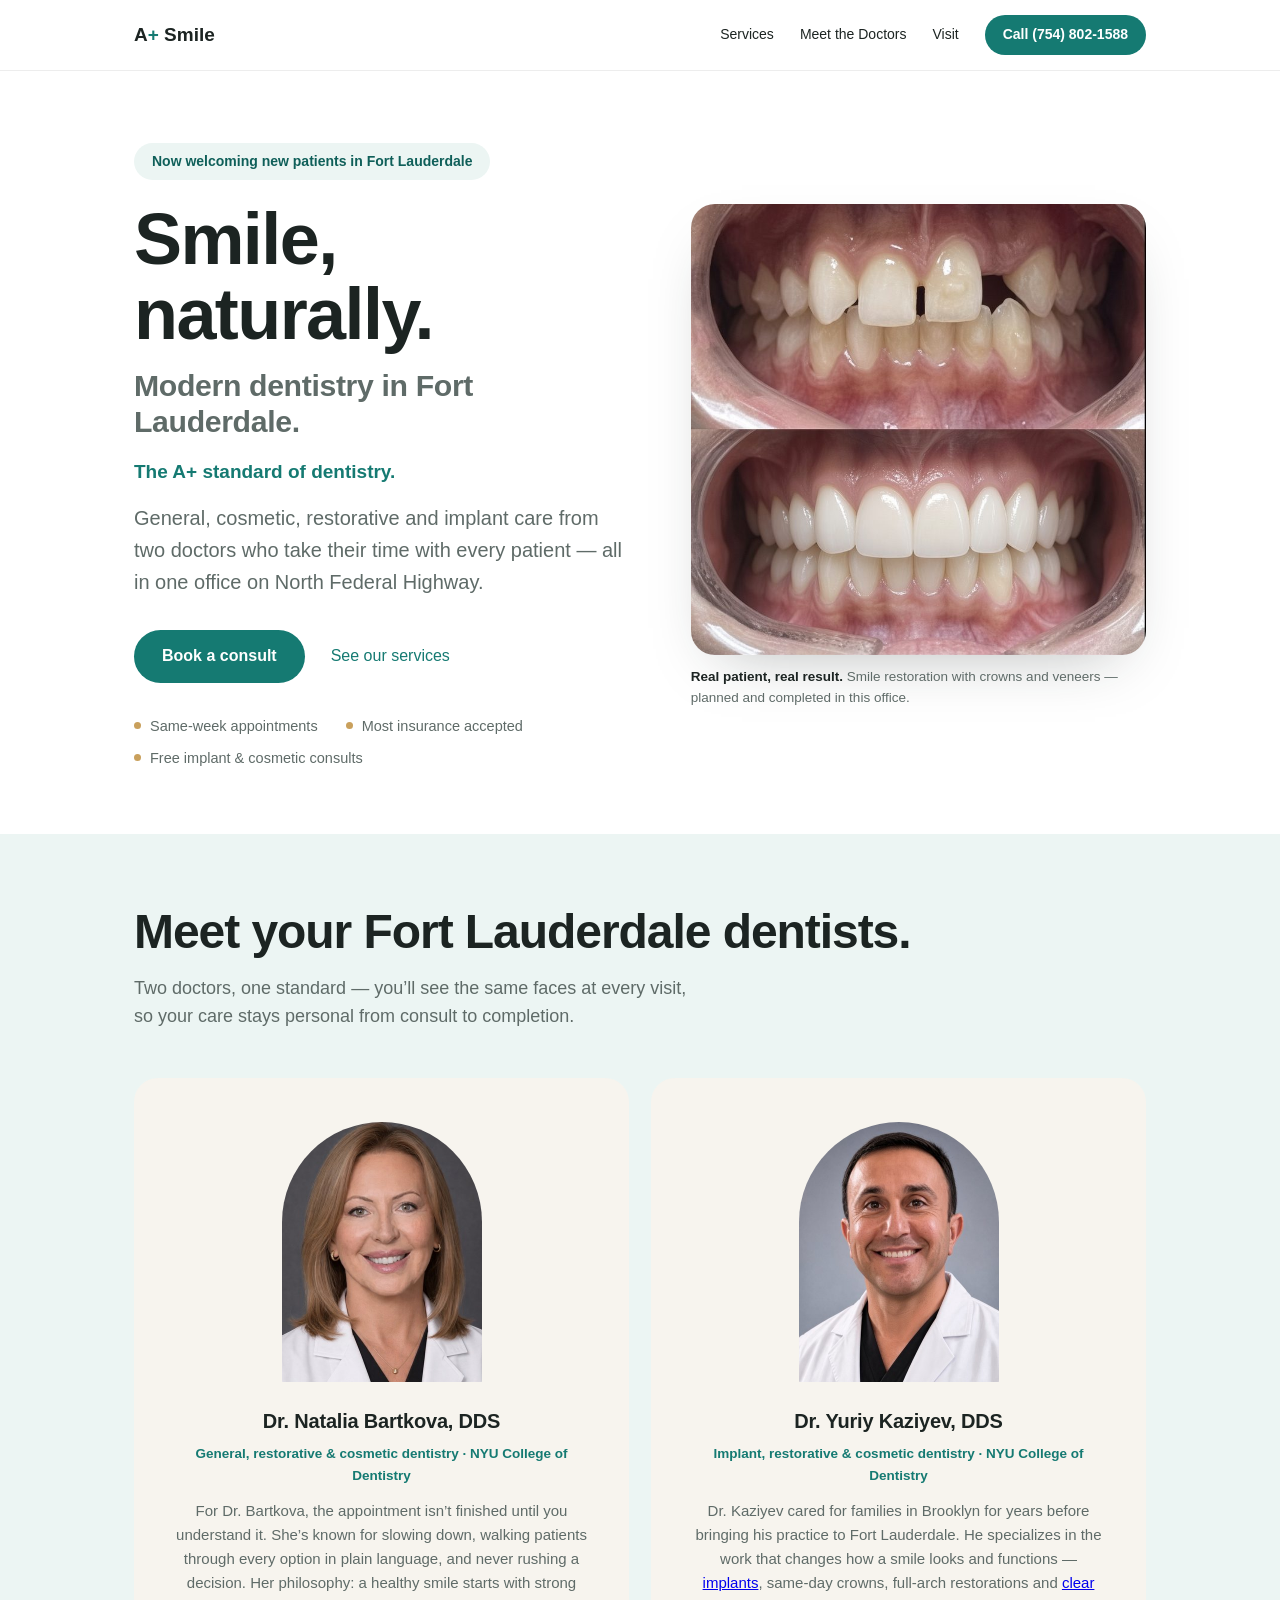
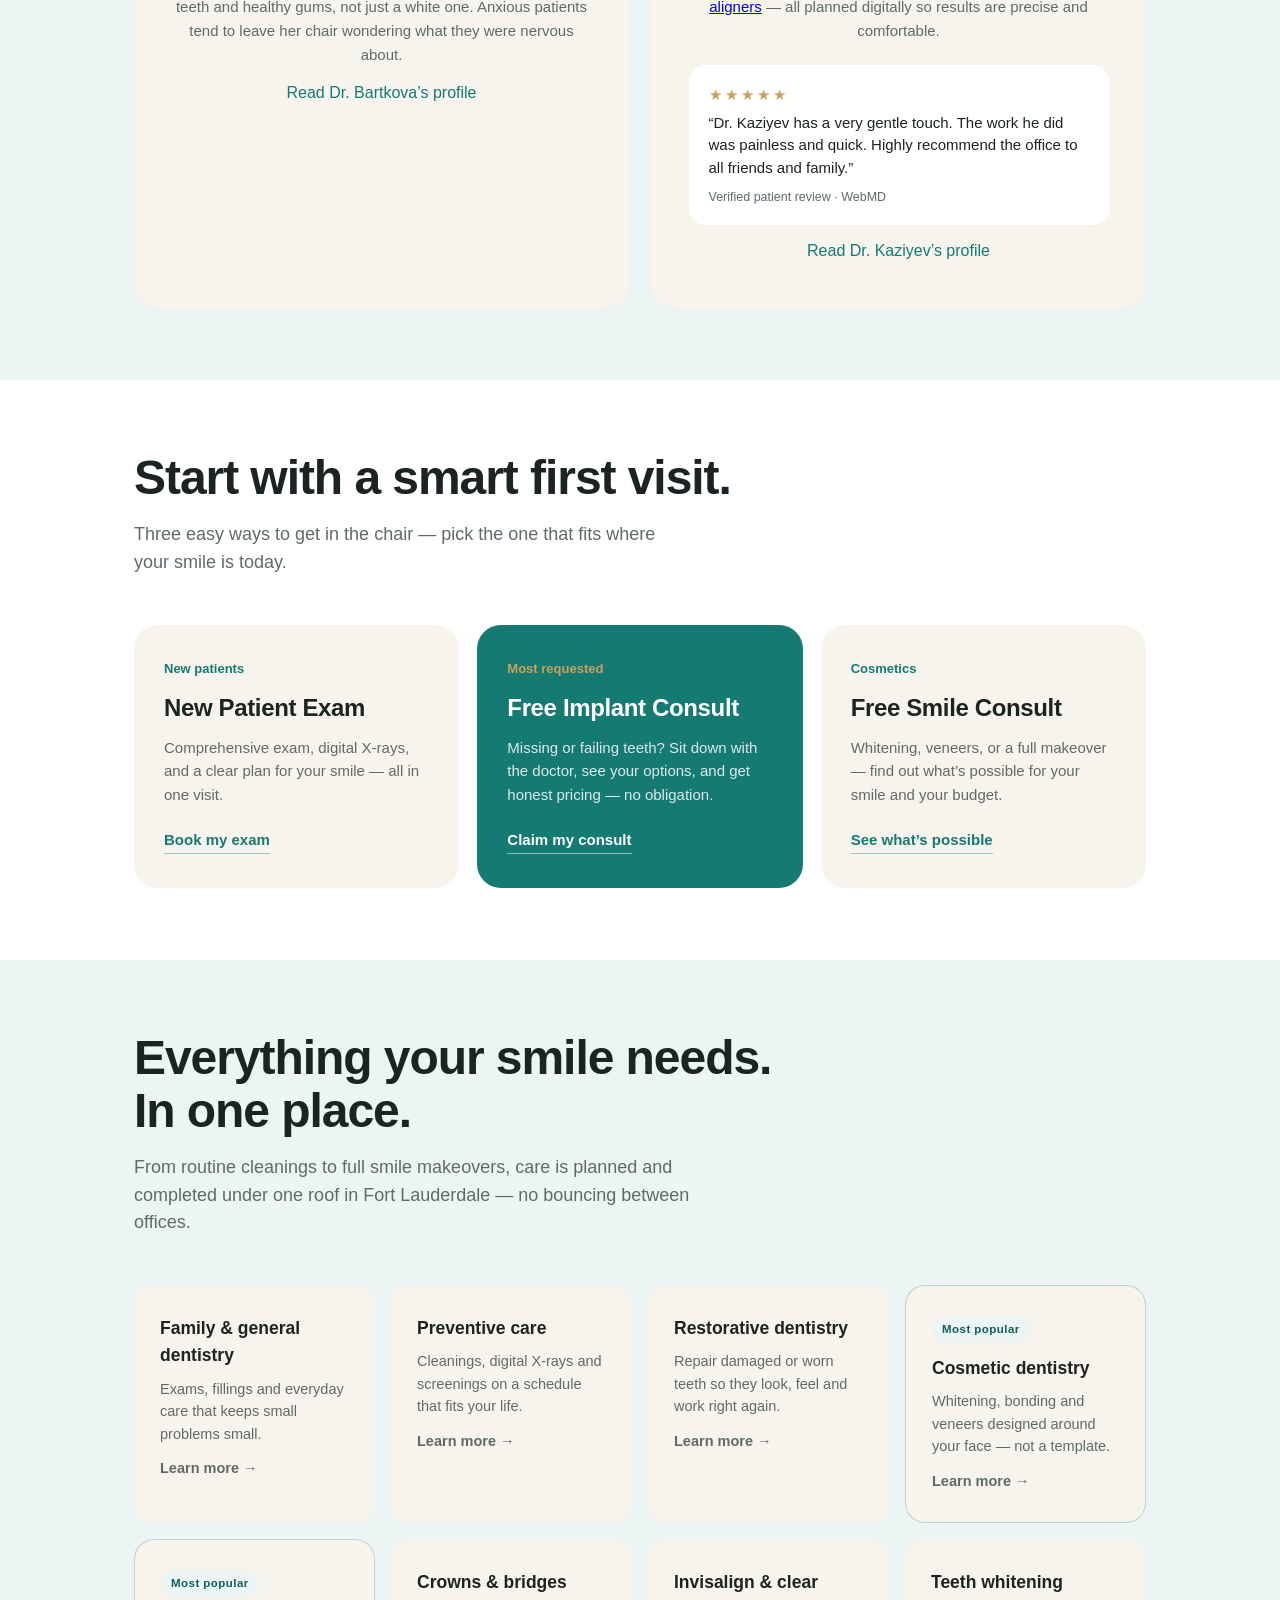
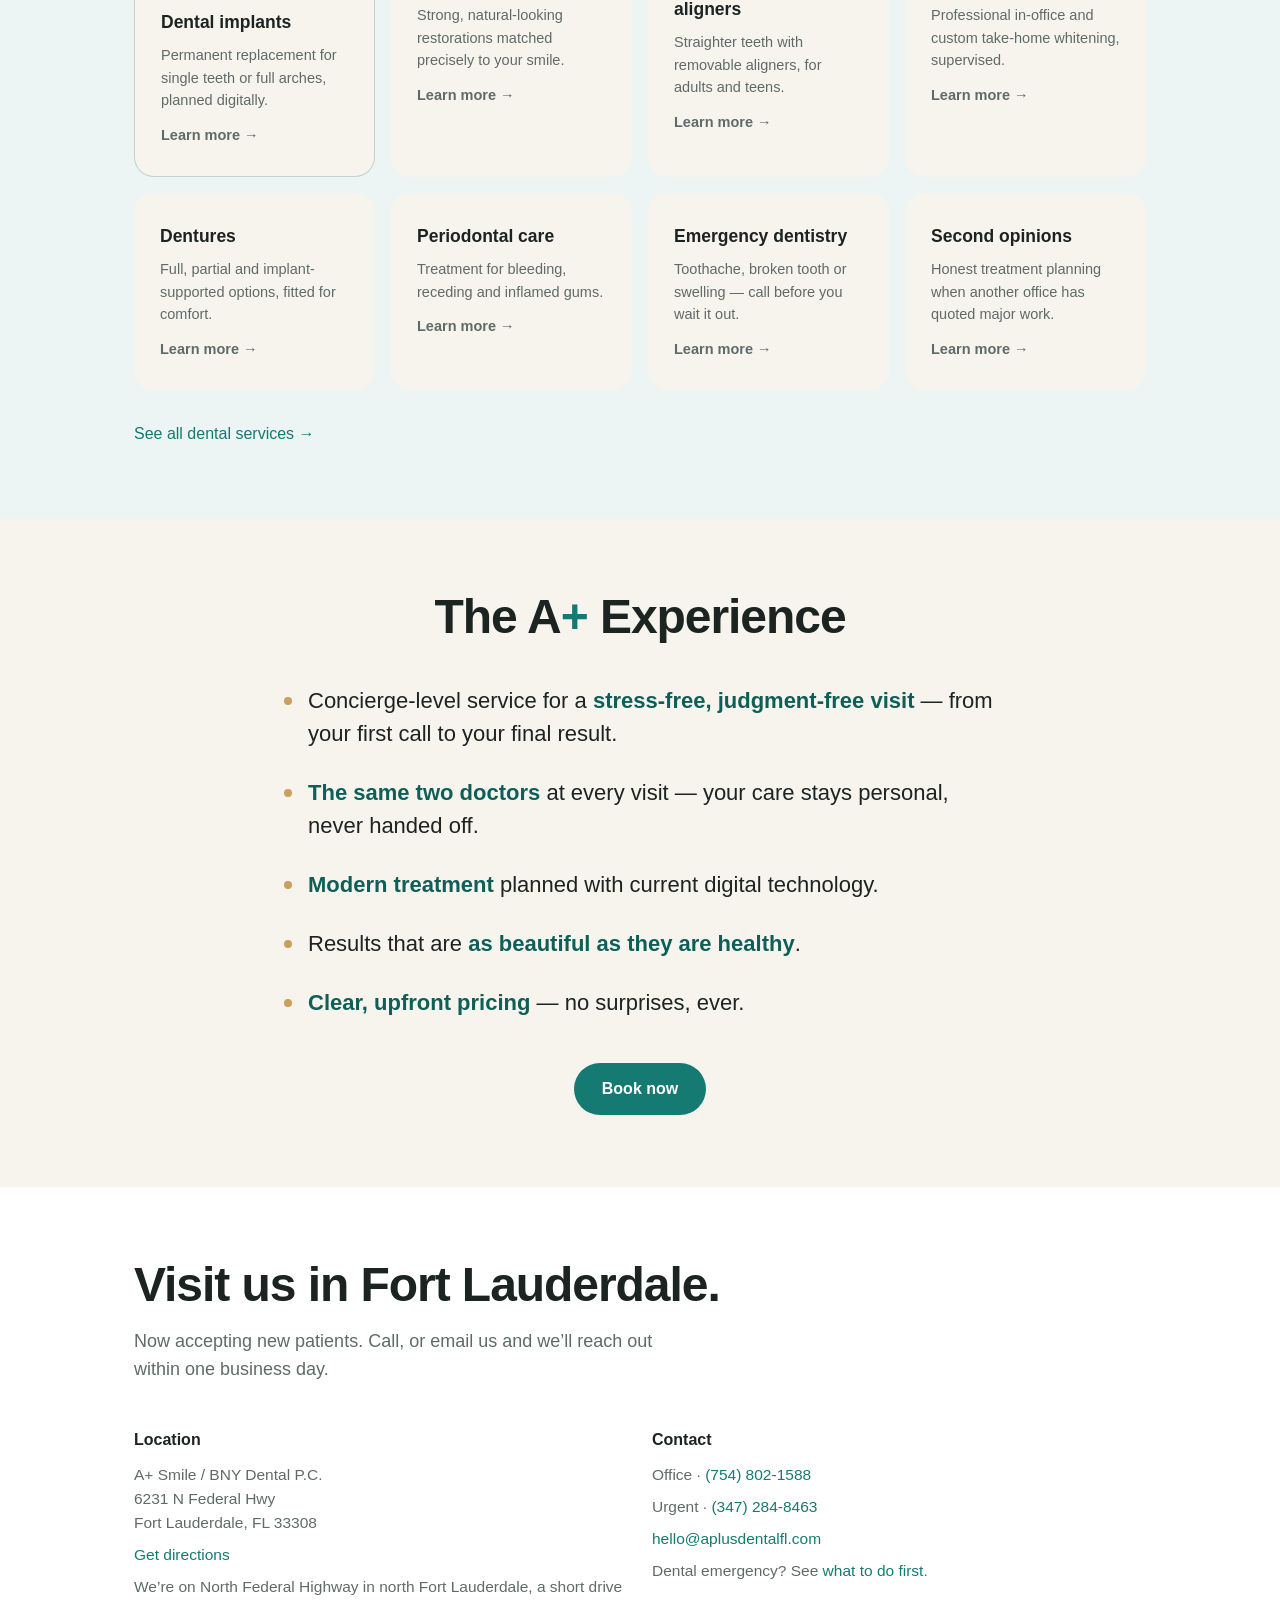
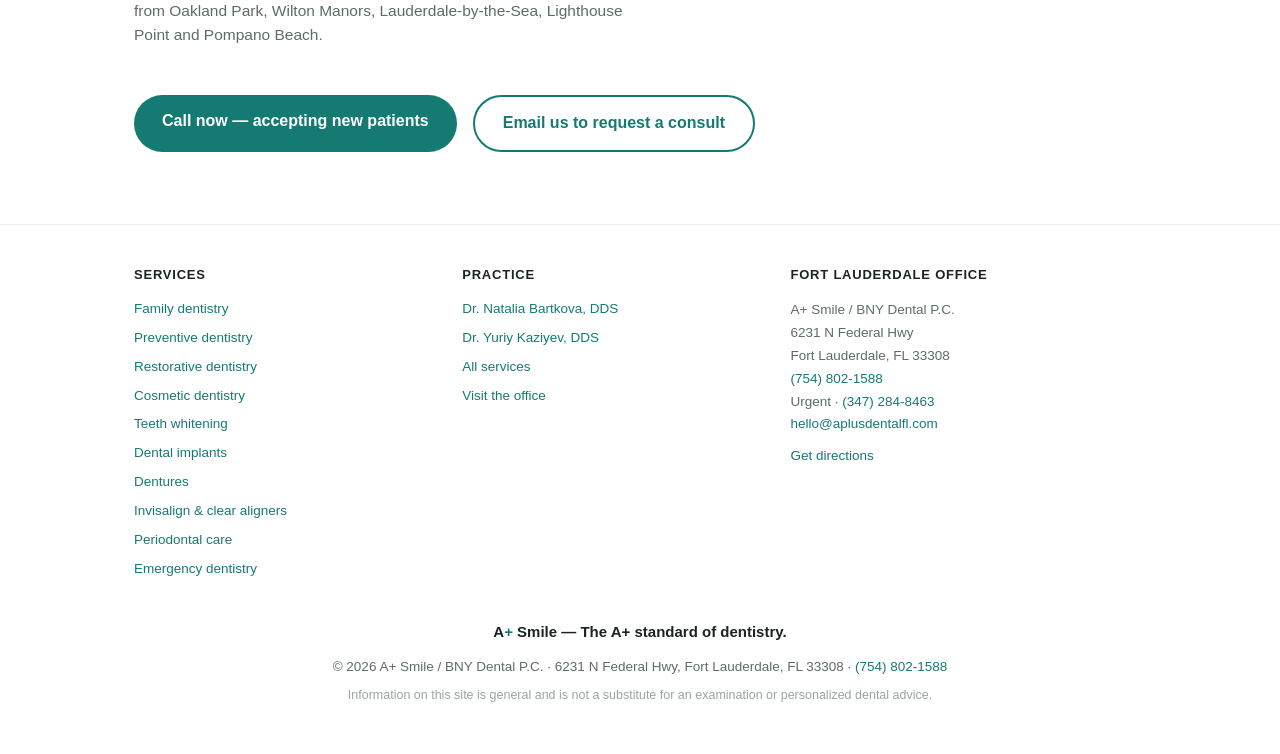
<file: index.html>
<!DOCTYPE html>
<html lang="en">
<head>
<meta charset="UTF-8">
<meta name="viewport" content="width=device-width, initial-scale=1.0">
<meta name="color-scheme" content="light">
<title>Dentist in Fort Lauderdale, FL | A+ Smile / BNY Dental</title>
<meta name="description" content="General, cosmetic, restorative and implant dentistry in Fort Lauderdale, FL, with Dr. Natalia Bartkova, DDS and Dr. Yuriy Kaziyev, DDS. Call (754) 802-1588.">
<link rel="canonical" href="https://www.aplusdentalfl.com/">
<meta name="robots" content="index, follow, max-image-preview:large, max-snippet:-1">
<meta property="og:type" content="website">
<meta property="og:site_name" content="A+ Smile / BNY Dental P.C.">
<meta property="og:locale" content="en_US">
<meta property="og:title" content="Dentist in Fort Lauderdale, FL | A+ Smile / BNY Dental">
<meta property="og:description" content="General, cosmetic, restorative and implant dentistry in Fort Lauderdale, FL, with Dr. Natalia Bartkova, DDS and Dr. Yuriy Kaziyev, DDS. Call (754) 802-1588.">
<meta property="og:url" content="https://www.aplusdentalfl.com/">
<meta property="og:image" content="https://www.aplusdentalfl.com/assets/before-after.jpg">
<meta name="twitter:card" content="summary_large_image">
<meta name="twitter:title" content="Dentist in Fort Lauderdale, FL | A+ Smile / BNY Dental">
<meta name="twitter:description" content="General, cosmetic, restorative and implant dentistry in Fort Lauderdale, FL, with Dr. Natalia Bartkova, DDS and Dr. Yuriy Kaziyev, DDS. Call (754) 802-1588.">
<meta name="twitter:image" content="https://www.aplusdentalfl.com/assets/before-after.jpg">
<meta name="geo.region" content="US-FL">
<meta name="geo.placename" content="Fort Lauderdale, Florida">
<link rel="icon" href="/assets/favicon.svg" type="image/svg+xml">
<link rel="apple-touch-icon" href="/assets/favicon.svg">
<link rel="preload" as="style" href="/assets/site.css">
<link rel="stylesheet" href="/assets/site.css">
<script type="application/ld+json">
{
  "@context": "https://schema.org",
  "@graph": [
    {
      "@type": "WebSite",
      "@id": "https://www.aplusdentalfl.com/#website",
      "url": "https://www.aplusdentalfl.com/",
      "name": "A+ Smile / BNY Dental P.C.",
      "description": "General, cosmetic, restorative and implant dentistry in Fort Lauderdale, FL, with Dr. Natalia Bartkova, DDS and Dr. Yuriy Kaziyev, DDS. Call (754) 802-1588.",
      "publisher": {
        "@id": "https://www.aplusdentalfl.com/#practice"
      },
      "inLanguage": "en-US"
    },
    {
      "@type": [
        "Dentist",
        "LocalBusiness"
      ],
      "@id": "https://www.aplusdentalfl.com/#practice",
      "name": "A+ Smile",
      "alternateName": [
        "BNY Dental P.C.",
        "A+ Smile / BNY Dental P.C.",
        "A Plus Smile"
      ],
      "legalName": "BNY Dental P.C.",
      "url": "https://www.aplusdentalfl.com/",
      "telephone": "+17548021588",
      "email": "hello@aplusdentalfl.com",
      "image": "https://www.aplusdentalfl.com/assets/before-after.jpg",
      "address": {
        "@type": "PostalAddress",
        "streetAddress": "6231 N Federal Hwy",
        "addressLocality": "Fort Lauderdale",
        "addressRegion": "FL",
        "postalCode": "33308",
        "addressCountry": "US"
      },
      "hasMap": "https://www.google.com/maps/search/?api=1&query=6231+N+Federal+Hwy%2C+Fort+Lauderdale%2C+FL+33308",
      "description": "A+ Smile / BNY Dental P.C. is a general, cosmetic, restorative and implant dental practice on North Federal Highway in Fort Lauderdale, Florida, led by Dr. Natalia Bartkova, DDS and Dr. Yuriy Kaziyev, DDS.",
      "medicalSpecialty": "Dentistry",
      "areaServed": [
        {
          "@type": "City",
          "name": "Fort Lauderdale",
          "addressRegion": "FL"
        },
        {
          "@type": "City",
          "name": "Oakland Park",
          "addressRegion": "FL"
        },
        {
          "@type": "City",
          "name": "Wilton Manors",
          "addressRegion": "FL"
        },
        {
          "@type": "City",
          "name": "Lauderdale-by-the-Sea",
          "addressRegion": "FL"
        },
        {
          "@type": "City",
          "name": "Pompano Beach",
          "addressRegion": "FL"
        },
        {
          "@type": "City",
          "name": "Sea Ranch Lakes",
          "addressRegion": "FL"
        },
        {
          "@type": "City",
          "name": "Lighthouse Point",
          "addressRegion": "FL"
        }
      ],
      "employee": [
        {
          "@id": "https://www.aplusdentalfl.com/doctors/dr-natalia-bartkova/#person"
        },
        {
          "@id": "https://www.aplusdentalfl.com/doctors/dr-yuriy-kaziyev/#person"
        }
      ],
      "knowsAbout": [
        "Family Dentistry",
        "Preventive Dentistry",
        "Restorative Dentistry",
        "Cosmetic Dentistry",
        "Teeth Whitening",
        "Dental Implants",
        "Dentures",
        "Clear Aligner Orthodontic Treatment",
        "Periodontal Care",
        "Emergency Dental Care"
      ],
      "hasOfferCatalog": {
        "@type": "OfferCatalog",
        "name": "Dental services in Fort Lauderdale",
        "itemListElement": [
          {
            "@type": "Offer",
            "itemOffered": {
              "@type": "Service",
              "@id": "https://www.aplusdentalfl.com/services/family-dentistry/#service",
              "name": "Family Dentistry",
              "url": "https://www.aplusdentalfl.com/services/family-dentistry/"
            }
          },
          {
            "@type": "Offer",
            "itemOffered": {
              "@type": "Service",
              "@id": "https://www.aplusdentalfl.com/services/preventive-dentistry/#service",
              "name": "Preventive Dentistry",
              "url": "https://www.aplusdentalfl.com/services/preventive-dentistry/"
            }
          },
          {
            "@type": "Offer",
            "itemOffered": {
              "@type": "Service",
              "@id": "https://www.aplusdentalfl.com/services/restorative-dentistry/#service",
              "name": "Restorative Dentistry",
              "url": "https://www.aplusdentalfl.com/services/restorative-dentistry/"
            }
          },
          {
            "@type": "Offer",
            "itemOffered": {
              "@type": "Service",
              "@id": "https://www.aplusdentalfl.com/services/cosmetic-dentistry/#service",
              "name": "Cosmetic Dentistry",
              "url": "https://www.aplusdentalfl.com/services/cosmetic-dentistry/"
            }
          },
          {
            "@type": "Offer",
            "itemOffered": {
              "@type": "Service",
              "@id": "https://www.aplusdentalfl.com/services/teeth-whitening/#service",
              "name": "Teeth Whitening",
              "url": "https://www.aplusdentalfl.com/services/teeth-whitening/"
            }
          },
          {
            "@type": "Offer",
            "itemOffered": {
              "@type": "Service",
              "@id": "https://www.aplusdentalfl.com/services/dental-implants/#service",
              "name": "Dental Implants",
              "url": "https://www.aplusdentalfl.com/services/dental-implants/"
            }
          },
          {
            "@type": "Offer",
            "itemOffered": {
              "@type": "Service",
              "@id": "https://www.aplusdentalfl.com/services/dentures/#service",
              "name": "Dentures",
              "url": "https://www.aplusdentalfl.com/services/dentures/"
            }
          },
          {
            "@type": "Offer",
            "itemOffered": {
              "@type": "Service",
              "@id": "https://www.aplusdentalfl.com/services/invisalign/#service",
              "name": "Clear Aligner Orthodontic Treatment",
              "url": "https://www.aplusdentalfl.com/services/invisalign/"
            }
          },
          {
            "@type": "Offer",
            "itemOffered": {
              "@type": "Service",
              "@id": "https://www.aplusdentalfl.com/services/periodontal-care/#service",
              "name": "Periodontal Care",
              "url": "https://www.aplusdentalfl.com/services/periodontal-care/"
            }
          },
          {
            "@type": "Offer",
            "itemOffered": {
              "@type": "Service",
              "@id": "https://www.aplusdentalfl.com/services/emergency-dentistry/#service",
              "name": "Emergency Dental Care",
              "url": "https://www.aplusdentalfl.com/services/emergency-dentistry/"
            }
          }
        ]
      }
    },
    {
      "@type": "WebPage",
      "@id": "https://www.aplusdentalfl.com/#webpage",
      "url": "https://www.aplusdentalfl.com/",
      "name": "Dentist in Fort Lauderdale, FL | A+ Smile / BNY Dental",
      "description": "General, cosmetic, restorative and implant dentistry in Fort Lauderdale, FL, with Dr. Natalia Bartkova, DDS and Dr. Yuriy Kaziyev, DDS. Call (754) 802-1588.",
      "isPartOf": {
        "@id": "https://www.aplusdentalfl.com/#website"
      },
      "about": {
        "@id": "https://www.aplusdentalfl.com/#practice"
      },
      "inLanguage": "en-US",
      "primaryImageOfPage": "https://www.aplusdentalfl.com/assets/before-after.jpg"
    }
  ]
}
</script>
</head>
<body>
<!-- Generated by tools/build.py from tools/content.py. Edit content there, then re-run. -->

<nav class="nav" aria-label="Primary">
  <div class="nav-inner">
    <a class="nav-logo" href="/">A<span class="logo-plus">+</span> Smile</a>
    <div class="nav-links">
      <a href="/services/">Services</a>
      <a href="/doctors/">Meet the Doctors</a>
      <a href="/#visit">Visit</a>
      <a class="nav-cta" href="tel:+17548021588">Call (754) 802‑1588</a>
    </div>
  </div>
</nav>

<header class="hero" id="top">
  <div class="hero-copy">
    <span class="hero-badge">Now welcoming new patients in Fort Lauderdale</span>
    <h1>Smile, naturally.<span class="h1-sub">Modern dentistry in Fort Lauderdale.</span></h1>
    <p class="hero-motto">The A+ standard of dentistry.</p>
    <p class="hero-sub">General, cosmetic, restorative and implant care from two doctors who
    take their time with every patient &mdash; all in one office on North Federal Highway.</p>
    <div class="hero-actions">
      <a class="btn" href="#visit">Book a consult</a>
      <a class="btn-link" href="/services/">See our services</a>
    </div>
    <ul class="trust-row">
      <li>Same-week appointments</li>
      <li>Most insurance accepted</li>
      <li>Free implant &amp; cosmetic consults</li>
    </ul>
  </div>
  <figure class="hero-figure">
    <img src="/assets/before-after.jpg" width="760" height="754"
         alt="Before and after treatment at A+ Smile in Fort Lauderdale: upper front teeth restored with crowns and veneers"
         fetchpriority="high" decoding="async">
    <figcaption><strong>Real patient, real result.</strong> Smile restoration with crowns and
    veneers &mdash; planned and completed in this office.</figcaption>
  </figure>
</header>

<section class="section alt-tint" id="doctors">
  <div class="section-inner">
  <h2>Meet your Fort Lauderdale dentists.</h2>
  <p class="section-sub">Two doctors, one standard &mdash; you&rsquo;ll see the same faces at every
  visit, so your care stays personal from consult to completion.</p>
  <div class="doctors">
    <div class="doctor">
      <img class="doctor-portrait" src="/assets/dr-bartkova.jpg" width="400" height="520"
           alt="Dr. Natalia Bartkova, DDS, general and cosmetic dentist at A+ Smile in Fort Lauderdale"
           loading="lazy" decoding="async">
      <h3><a href="/doctors/dr-natalia-bartkova/">Dr. Natalia Bartkova, DDS</a></h3>
      <p class="doctor-meta">General, restorative &amp; cosmetic dentistry &middot; NYU College of Dentistry</p>
      <p>For Dr. Bartkova, the appointment isn&rsquo;t finished until you understand it. She&rsquo;s known
      for slowing down, walking patients through every option in plain language, and never rushing a
      decision. Her philosophy: a healthy smile starts with strong teeth and healthy gums, not just a
      white one. Anxious patients tend to leave her chair wondering what they were nervous about.</p>
      <a class="btn-link doctor-link" href="/doctors/dr-natalia-bartkova/">Read Dr. Bartkova&rsquo;s profile</a>
    </div>
    <div class="doctor">
      <img class="doctor-portrait" src="/assets/dr-kaziyev.jpg" width="400" height="520"
           alt="Dr. Yuriy Kaziyev, DDS, implant and restorative dentist at A+ Smile in Fort Lauderdale"
           loading="lazy" decoding="async">
      <h3><a href="/doctors/dr-yuriy-kaziyev/">Dr. Yuriy Kaziyev, DDS</a></h3>
      <p class="doctor-meta">Implant, restorative &amp; cosmetic dentistry &middot; NYU College of Dentistry</p>
      <p>Dr. Kaziyev cared for families in Brooklyn for years before bringing his practice to Fort
      Lauderdale. He specializes in the work that changes how a smile looks and functions &mdash;
      <a href="/services/dental-implants/">implants</a>, same-day crowns, full-arch restorations and
      <a href="/services/invisalign/">clear aligners</a> &mdash; all planned digitally so results are
      precise and comfortable.</p>
      <div class="doctor-quote">
        <div class="review-stars" aria-hidden="true">&#9733;&#9733;&#9733;&#9733;&#9733;</div>
        <blockquote>&ldquo;Dr. Kaziyev has a very gentle touch. The work he did was painless and quick.
        Highly recommend the office to all friends and family.&rdquo;</blockquote>
        <p class="review-source">Verified patient review &middot; WebMD</p>
      </div>
      <a class="btn-link doctor-link" href="/doctors/dr-yuriy-kaziyev/">Read Dr. Kaziyev&rsquo;s profile</a>
    </div>
  </div>
  </div>
</section>

<section class="section" id="offers">
  <h2>Start with a smart first visit.</h2>
  <p class="section-sub">Three easy ways to get in the chair &mdash; pick the one that fits where
  your smile is today.</p>
  <div class="offers">
    <a class="offer" href="#visit">
      <span class="offer-tag">New patients</span>
      <h3>New Patient Exam</h3>
      <p class="offer-sub">Comprehensive exam, digital X&#8209;rays, and a clear plan for your smile
      &mdash; all in one visit.</p>
      <span class="offer-cta">Book my exam</span>
    </a>
    <a class="offer offer-featured" href="/services/dental-implants/">
      <span class="offer-tag">Most requested</span>
      <h3>Free Implant Consult</h3>
      <p class="offer-sub">Missing or failing teeth? Sit down with the doctor, see your options, and
      get honest pricing &mdash; no obligation.</p>
      <span class="offer-cta">Claim my consult</span>
    </a>
    <a class="offer" href="/services/cosmetic-dentistry/">
      <span class="offer-tag">Cosmetics</span>
      <h3>Free Smile Consult</h3>
      <p class="offer-sub">Whitening, veneers, or a full makeover &mdash; find out what&rsquo;s possible
      for your smile and your budget.</p>
      <span class="offer-cta">See what&rsquo;s possible</span>
    </a>
  </div>
</section>

<section class="section alt-tint" id="services">
  <div class="section-inner">
  <h2>Everything your smile needs.<br>In one place.</h2>
  <p class="section-sub">From routine cleanings to full smile makeovers, care is planned and
  completed under one roof in Fort Lauderdale &mdash; no bouncing between offices.</p>
  <div class="grid">
    <a class="card" href="/services/family-dentistry/">
      <h3>Family &amp; general dentistry</h3>
      <p>Exams, fillings and everyday care that keeps small problems small.</p>
      <p class="card-more">Learn more &rarr;</p>
    </a>
    <a class="card" href="/services/preventive-dentistry/">
      <h3>Preventive care</h3>
      <p>Cleanings, digital X&#8209;rays and screenings on a schedule that fits your life.</p>
      <p class="card-more">Learn more &rarr;</p>
    </a>
    <a class="card" href="/services/restorative-dentistry/">
      <h3>Restorative dentistry</h3>
      <p>Repair damaged or worn teeth so they look, feel and work right again.</p>
      <p class="card-more">Learn more &rarr;</p>
    </a>
    <a class="card card-popular" href="/services/cosmetic-dentistry/">
      <h3>Cosmetic dentistry</h3>
      <p>Whitening, bonding and veneers designed around your face &mdash; not a template.</p>
      <p class="card-more">Learn more &rarr;</p>
    </a>
    <a class="card card-popular" href="/services/dental-implants/">
      <h3>Dental implants</h3>
      <p>Permanent replacement for single teeth or full arches, planned digitally.</p>
      <p class="card-more">Learn more &rarr;</p>
    </a>
    <a class="card" href="/services/restorative-dentistry/">
      <h3>Crowns &amp; bridges</h3>
      <p>Strong, natural-looking restorations matched precisely to your smile.</p>
      <p class="card-more">Learn more &rarr;</p>
    </a>
    <a class="card" href="/services/invisalign/">
      <h3>Invisalign &amp; clear aligners</h3>
      <p>Straighter teeth with removable aligners, for adults and teens.</p>
      <p class="card-more">Learn more &rarr;</p>
    </a>
    <a class="card" href="/services/teeth-whitening/">
      <h3>Teeth whitening</h3>
      <p>Professional in-office and custom take-home whitening, supervised.</p>
      <p class="card-more">Learn more &rarr;</p>
    </a>
    <a class="card" href="/services/dentures/">
      <h3>Dentures</h3>
      <p>Full, partial and implant-supported options, fitted for comfort.</p>
      <p class="card-more">Learn more &rarr;</p>
    </a>
    <a class="card" href="/services/periodontal-care/">
      <h3>Periodontal care</h3>
      <p>Treatment for bleeding, receding and inflamed gums.</p>
      <p class="card-more">Learn more &rarr;</p>
    </a>
    <a class="card" href="/services/emergency-dentistry/">
      <h3>Emergency dentistry</h3>
      <p>Toothache, broken tooth or swelling &mdash; call before you wait it out.</p>
      <p class="card-more">Learn more &rarr;</p>
    </a>
    <a class="card" href="/doctors/dr-yuriy-kaziyev/">
      <h3>Second opinions</h3>
      <p>Honest treatment planning when another office has quoted major work.</p>
      <p class="card-more">Learn more &rarr;</p>
    </a>
  </div>
  <p style="margin-top:32px"><a class="btn-link" href="/services/">See all dental services &rarr;</a></p>
  </div>
</section>

<section class="section experience">
  <h2>The A<span class="logo-plus">+</span> Experience</h2>
  <ul class="exp-list">
    <li>Concierge&#8209;level service for a <strong>stress&#8209;free, judgment&#8209;free visit</strong>
    &mdash; from your first call to your final result.</li>
    <li><strong>The same two doctors</strong> at every visit &mdash; your care stays personal, never
    handed off.</li>
    <li><strong>Modern treatment</strong> planned with current digital technology.</li>
    <li>Results that are <strong>as beautiful as they are healthy</strong>.</li>
    <li><strong>Clear, upfront pricing</strong> &mdash; no surprises, ever.</li>
  </ul>
  <div class="exp-cta">
    <a class="btn" href="#visit">Book now</a>
  </div>
</section>

<section class="section" id="visit">
  <h2>Visit us in Fort Lauderdale.</h2>
  <p class="section-sub">Now accepting new patients. Call, or email us and we&rsquo;ll reach out
  within one business day.</p>
  <div class="visit">
    <div class="visit-col">
      <h3>Location</h3>
      <p>A+ Smile / BNY Dental P.C.<br>6231 N Federal Hwy<br>Fort Lauderdale, FL 33308</p>
      <p><a href="https://www.google.com/maps/search/?api=1&amp;query=6231+N+Federal+Hwy%2C+Fort+Lauderdale%2C+FL+33308" target="_blank" rel="noopener">Get directions</a></p>
      <p>We&rsquo;re on North Federal Highway in north Fort Lauderdale, a short drive from Oakland
      Park, Wilton Manors, Lauderdale&#8209;by&#8209;the&#8209;Sea, Lighthouse Point and Pompano Beach.</p>
    </div>
    <div class="visit-col">
      <h3>Contact</h3>
      <p>Office &middot; <a href="tel:+17548021588">(754) 802-1588</a></p>
      <p>Urgent &middot; <a href="tel:+13472848463">(347) 284-8463</a></p>
      <p><a href="mailto:hello@aplusdentalfl.com">hello@aplusdentalfl.com</a></p>
      <p>Dental emergency? See <a href="/services/emergency-dentistry/">what to do first</a>.</p>
    </div>
  </div>

  <div class="contact-actions">
    <a class="btn" href="tel:+17548021588">Call now &mdash; accepting new patients</a>
    <a class="btn btn-outline" href="mailto:hello@aplusdentalfl.com?subject=Consult%20request%20%E2%80%94%20A%2B%20Smile&amp;body=Name%3A%0APhone%3A%0AWhat%20can%20we%20help%20with%3F%0A">Email us to request a consult</a>
  </div>
</section>

<footer class="footer">
  <div class="footer-nav">
    <div class="footer-col">
      <h2>Services</h2>
      <ul>
        <li><a href="/services/family-dentistry/">Family dentistry</a></li>
        <li><a href="/services/preventive-dentistry/">Preventive dentistry</a></li>
        <li><a href="/services/restorative-dentistry/">Restorative dentistry</a></li>
        <li><a href="/services/cosmetic-dentistry/">Cosmetic dentistry</a></li>
        <li><a href="/services/teeth-whitening/">Teeth whitening</a></li>
        <li><a href="/services/dental-implants/">Dental implants</a></li>
        <li><a href="/services/dentures/">Dentures</a></li>
        <li><a href="/services/invisalign/">Invisalign &amp; clear aligners</a></li>
        <li><a href="/services/periodontal-care/">Periodontal care</a></li>
        <li><a href="/services/emergency-dentistry/">Emergency dentistry</a></li>
      </ul>
    </div>
    <div class="footer-col">
      <h2>Practice</h2>
      <ul>
        <li><a href="/doctors/dr-natalia-bartkova/">Dr. Natalia Bartkova, DDS</a></li>
        <li><a href="/doctors/dr-yuriy-kaziyev/">Dr. Yuriy Kaziyev, DDS</a></li>
        <li><a href="/services/">All services</a></li>
        <li><a href="/#visit">Visit the office</a></li>
      </ul>
    </div>
    <div class="footer-col">
      <h2>Fort Lauderdale office</h2>
      <address>
        A+ Smile / BNY Dental P.C.<br>
        6231 N Federal Hwy<br>
        Fort Lauderdale, FL 33308<br>
        <a href="tel:+17548021588">(754) 802-1588</a><br>
        Urgent &middot; <a href="tel:+13472848463">(347) 284-8463</a><br>
        <a href="mailto:hello@aplusdentalfl.com">hello@aplusdentalfl.com</a>
      </address>
      <p><a href="https://www.google.com/maps/search/?api=1&amp;query=6231+N+Federal+Hwy%2C+Fort+Lauderdale%2C+FL+33308" target="_blank" rel="noopener">Get directions</a></p>
    </div>
  </div>
  <p class="footer-motto">A<span class="logo-plus">+</span> Smile &mdash; The A+ standard of dentistry.</p>
  <p>&copy; 2026 A+ Smile / BNY Dental P.C. &middot; 6231 N Federal Hwy, Fort Lauderdale, FL 33308 &middot; <a href="tel:+17548021588">(754) 802-1588</a></p>
  <p class="fine">Information on this site is general and is not a substitute for an examination or personalized dental advice.</p>
</footer>

</body>
</html>
</file>
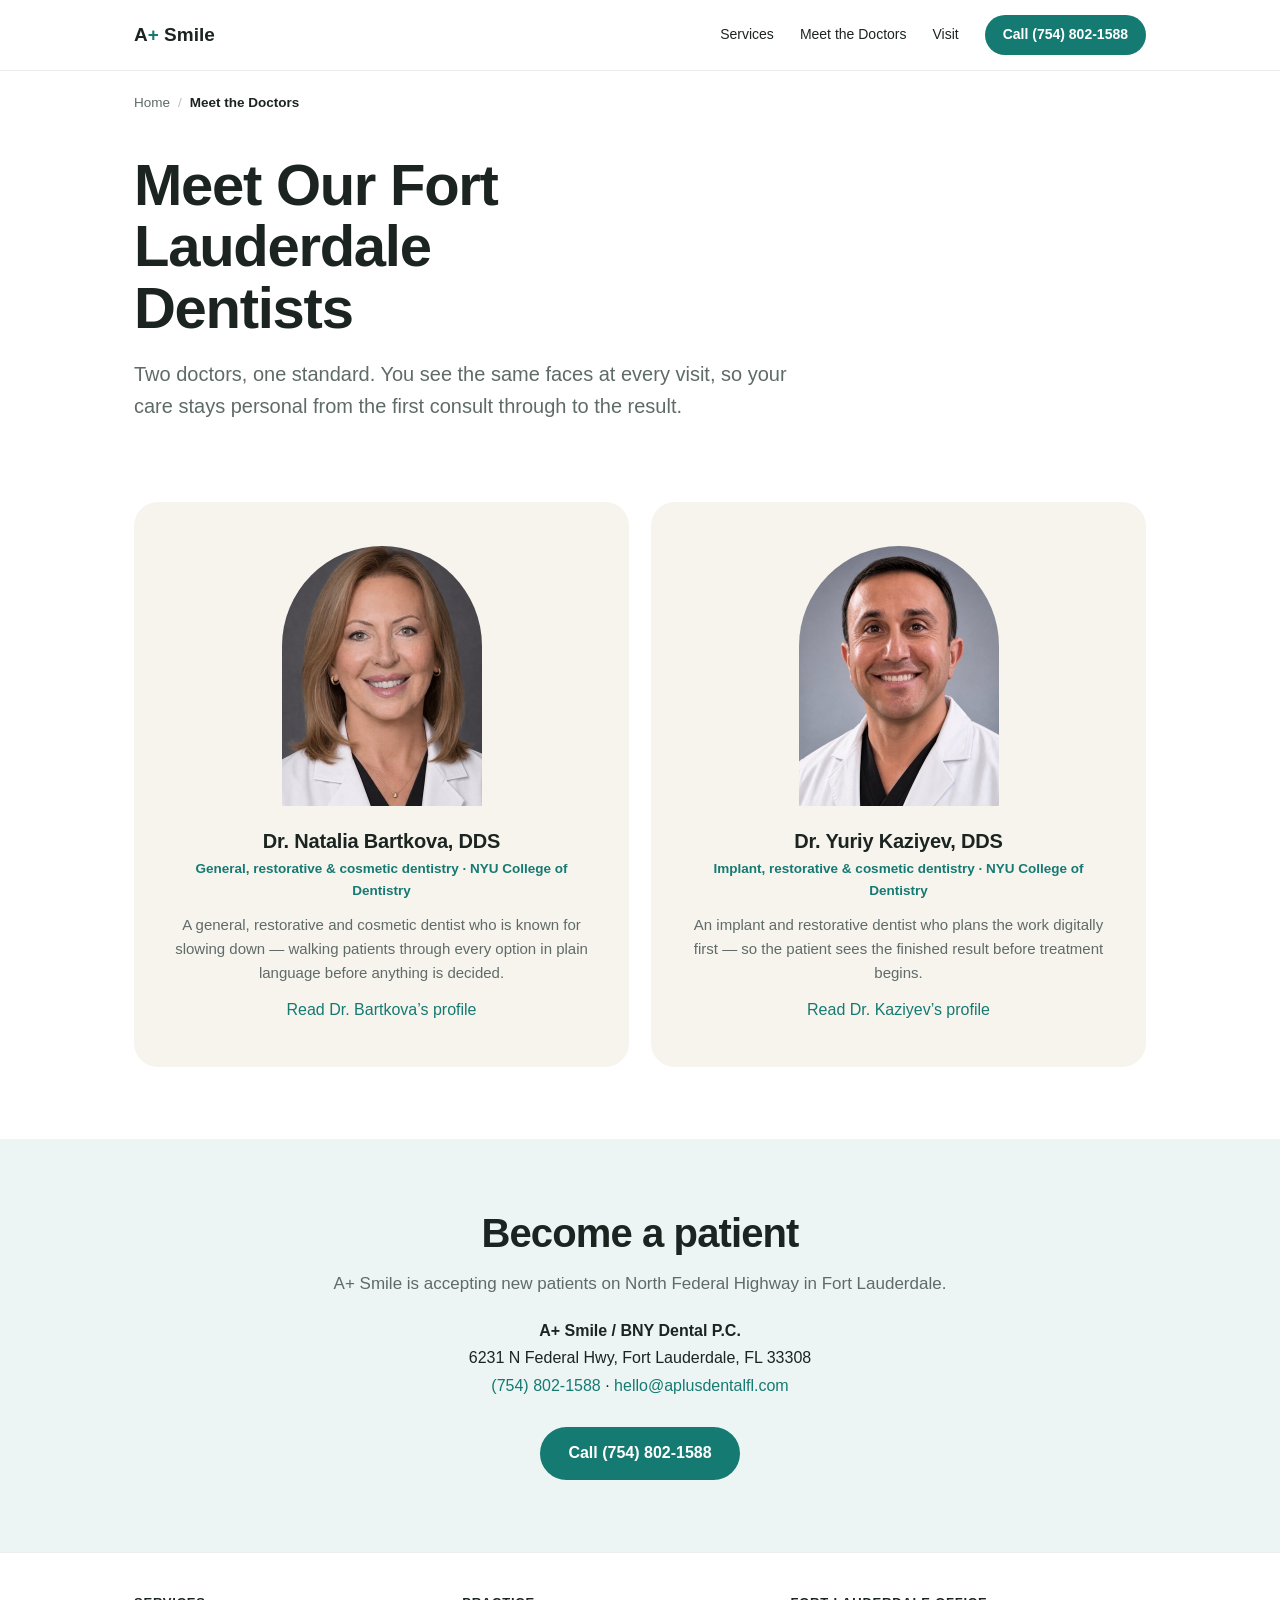
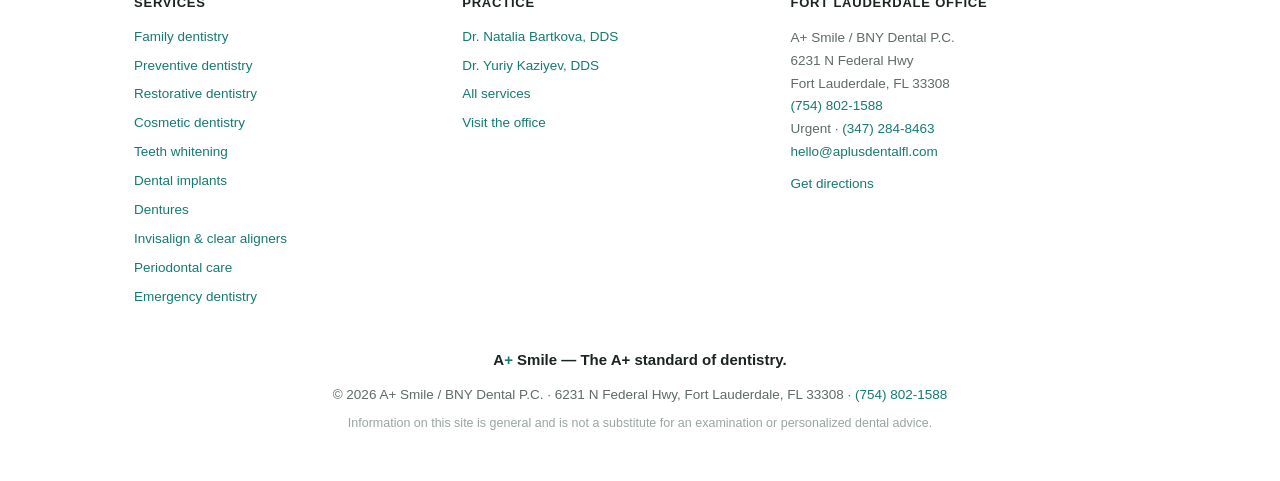
<file: doctors/index.html>
<!DOCTYPE html>
<html lang="en">
<head>
<meta charset="UTF-8">
<meta name="viewport" content="width=device-width, initial-scale=1.0">
<meta name="color-scheme" content="light">
<title>Meet Our Fort Lauderdale Dentists | A+ Smile</title>
<meta name="description" content="Dr. Natalia Bartkova, DDS and Dr. Yuriy Kaziyev, DDS treat every patient personally at A+ Smile in Fort Lauderdale, FL. Call (754) 802-1588.">
<link rel="canonical" href="https://www.aplusdentalfl.com/doctors/">
<meta name="robots" content="index, follow, max-image-preview:large, max-snippet:-1">
<meta property="og:type" content="website">
<meta property="og:site_name" content="A+ Smile / BNY Dental P.C.">
<meta property="og:locale" content="en_US">
<meta property="og:title" content="Meet Our Fort Lauderdale Dentists | A+ Smile">
<meta property="og:description" content="Dr. Natalia Bartkova, DDS and Dr. Yuriy Kaziyev, DDS treat every patient personally at A+ Smile in Fort Lauderdale, FL. Call (754) 802-1588.">
<meta property="og:url" content="https://www.aplusdentalfl.com/doctors/">
<meta property="og:image" content="https://www.aplusdentalfl.com/assets/dr-bartkova.jpg">
<meta name="twitter:card" content="summary_large_image">
<meta name="twitter:title" content="Meet Our Fort Lauderdale Dentists | A+ Smile">
<meta name="twitter:description" content="Dr. Natalia Bartkova, DDS and Dr. Yuriy Kaziyev, DDS treat every patient personally at A+ Smile in Fort Lauderdale, FL. Call (754) 802-1588.">
<meta name="twitter:image" content="https://www.aplusdentalfl.com/assets/dr-bartkova.jpg">
<meta name="geo.region" content="US-FL">
<meta name="geo.placename" content="Fort Lauderdale, Florida">
<link rel="icon" href="/assets/favicon.svg" type="image/svg+xml">
<link rel="apple-touch-icon" href="/assets/favicon.svg">
<link rel="preload" as="style" href="/assets/site.css">
<link rel="stylesheet" href="/assets/site.css">
<script type="application/ld+json">
{
  "@context": "https://schema.org",
  "@graph": [
    {
      "@type": [
        "Dentist",
        "LocalBusiness"
      ],
      "@id": "https://www.aplusdentalfl.com/#practice",
      "name": "A+ Smile",
      "alternateName": [
        "BNY Dental P.C.",
        "A+ Smile / BNY Dental P.C.",
        "A Plus Smile"
      ],
      "legalName": "BNY Dental P.C.",
      "url": "https://www.aplusdentalfl.com/",
      "telephone": "+17548021588",
      "email": "hello@aplusdentalfl.com",
      "image": "https://www.aplusdentalfl.com/assets/before-after.jpg",
      "address": {
        "@type": "PostalAddress",
        "streetAddress": "6231 N Federal Hwy",
        "addressLocality": "Fort Lauderdale",
        "addressRegion": "FL",
        "postalCode": "33308",
        "addressCountry": "US"
      },
      "hasMap": "https://www.google.com/maps/search/?api=1&query=6231+N+Federal+Hwy%2C+Fort+Lauderdale%2C+FL+33308"
    },
    {
      "@type": "WebPage",
      "@id": "https://www.aplusdentalfl.com/doctors/#webpage",
      "url": "https://www.aplusdentalfl.com/doctors/",
      "name": "Meet Our Fort Lauderdale Dentists | A+ Smile",
      "description": "Dr. Natalia Bartkova, DDS and Dr. Yuriy Kaziyev, DDS treat every patient personally at A+ Smile in Fort Lauderdale, FL. Call (754) 802-1588.",
      "isPartOf": {
        "@id": "https://www.aplusdentalfl.com/#website"
      },
      "about": {
        "@id": "https://www.aplusdentalfl.com/#practice"
      },
      "inLanguage": "en-US",
      "breadcrumb": {
        "@id": "https://www.aplusdentalfl.com/doctors/#breadcrumb"
      }
    },
    {
      "@type": "BreadcrumbList",
      "@id": "https://www.aplusdentalfl.com/doctors/#breadcrumb",
      "itemListElement": [
        {
          "@type": "ListItem",
          "position": 1,
          "name": "Home",
          "item": "https://www.aplusdentalfl.com/"
        },
        {
          "@type": "ListItem",
          "position": 2,
          "name": "Meet the Doctors",
          "item": "https://www.aplusdentalfl.com/doctors/"
        }
      ]
    },
    {
      "@type": "ItemList",
      "@id": "https://www.aplusdentalfl.com/doctors/#doctors",
      "name": "Dentists at A+ Smile, Fort Lauderdale",
      "itemListElement": [
        {
          "@type": "ListItem",
          "position": 1,
          "name": "Dr. Natalia Bartkova, DDS",
          "url": "https://www.aplusdentalfl.com/doctors/dr-natalia-bartkova/"
        },
        {
          "@type": "ListItem",
          "position": 2,
          "name": "Dr. Yuriy Kaziyev, DDS",
          "url": "https://www.aplusdentalfl.com/doctors/dr-yuriy-kaziyev/"
        }
      ]
    }
  ]
}
</script>
</head>
<body>
<!-- Generated by tools/build.py from tools/content.py. Edit content there, then re-run. -->

<nav class="nav" aria-label="Primary">
  <div class="nav-inner">
    <a class="nav-logo" href="/">A<span class="logo-plus">+</span> Smile</a>
    <div class="nav-links">
      <a href="/services/">Services</a>
      <a href="/doctors/">Meet the Doctors</a>
      <a href="/#visit">Visit</a>
      <a class="nav-cta" href="tel:+17548021588">Call (754) 802‑1588</a>
    </div>
  </div>
</nav>

<nav class="breadcrumbs" aria-label="Breadcrumb">
  <ol>
      <li><a href="/">Home</a></li>
      <li><span aria-current="page">Meet the Doctors</span></li>
  </ol>
</nav>

<header class="page-hero">
  <h1>Meet Our Fort Lauderdale Dentists</h1>
  <p class="lede">Two doctors, one standard. You see the same faces at every visit, so your
  care stays personal from the first consult through to the result.</p>
</header>

<section class="section">
  <div class="doctors" style="margin-top:0">
    <div class="doctor">
      <img class="doctor-portrait" src="/assets/dr-bartkova.jpg" width="400" height="520"
           alt="Dr. Natalia Bartkova, DDS, dentist at A+ Smile in Fort Lauderdale, Florida"
           fetchpriority="high" decoding="async">
      <h2><a href="/doctors/dr-natalia-bartkova/">Dr. Natalia Bartkova, DDS</a></h2>
      <p class="doctor-meta">General, restorative &amp; cosmetic dentistry · NYU College of Dentistry</p>
      <p>A general, restorative and cosmetic dentist who is known for slowing down — walking patients through every option in plain language before anything is decided.</p>
      <p><a class="btn-link" href="/doctors/dr-natalia-bartkova/">Read Dr. Bartkova&rsquo;s profile</a></p>
    </div>
    <div class="doctor">
      <img class="doctor-portrait" src="/assets/dr-kaziyev.jpg" width="400" height="520"
           alt="Dr. Yuriy Kaziyev, DDS, dentist at A+ Smile in Fort Lauderdale, Florida"
           loading="lazy" decoding="async">
      <h2><a href="/doctors/dr-yuriy-kaziyev/">Dr. Yuriy Kaziyev, DDS</a></h2>
      <p class="doctor-meta">Implant, restorative &amp; cosmetic dentistry · NYU College of Dentistry</p>
      <p>An implant and restorative dentist who plans the work digitally first — so the patient sees the finished result before treatment begins.</p>
      <p><a class="btn-link" href="/doctors/dr-yuriy-kaziyev/">Read Dr. Kaziyev&rsquo;s profile</a></p>
    </div>
  </div>
</section>

<section class="section cta-band">
  <h2>Become a patient</h2>
  <p>A+ Smile is accepting new patients on North Federal Highway in Fort Lauderdale.</p>
  <p class="nap">
    <strong>A+ Smile / BNY Dental P.C.</strong><br>
    6231 N Federal Hwy, Fort Lauderdale, FL 33308<br>
    <a href="tel:+17548021588">(754) 802-1588</a> &middot; <a href="mailto:hello@aplusdentalfl.com">hello@aplusdentalfl.com</a>
  </p>
  <a class="btn" href="tel:+17548021588">Call (754) 802-1588</a>
</section>

<footer class="footer">
  <div class="footer-nav">
    <div class="footer-col">
      <h2>Services</h2>
      <ul>
        <li><a href="/services/family-dentistry/">Family dentistry</a></li>
        <li><a href="/services/preventive-dentistry/">Preventive dentistry</a></li>
        <li><a href="/services/restorative-dentistry/">Restorative dentistry</a></li>
        <li><a href="/services/cosmetic-dentistry/">Cosmetic dentistry</a></li>
        <li><a href="/services/teeth-whitening/">Teeth whitening</a></li>
        <li><a href="/services/dental-implants/">Dental implants</a></li>
        <li><a href="/services/dentures/">Dentures</a></li>
        <li><a href="/services/invisalign/">Invisalign &amp; clear aligners</a></li>
        <li><a href="/services/periodontal-care/">Periodontal care</a></li>
        <li><a href="/services/emergency-dentistry/">Emergency dentistry</a></li>
      </ul>
    </div>
    <div class="footer-col">
      <h2>Practice</h2>
      <ul>
        <li><a href="/doctors/dr-natalia-bartkova/">Dr. Natalia Bartkova, DDS</a></li>
        <li><a href="/doctors/dr-yuriy-kaziyev/">Dr. Yuriy Kaziyev, DDS</a></li>
        <li><a href="/services/">All services</a></li>
        <li><a href="/#visit">Visit the office</a></li>
      </ul>
    </div>
    <div class="footer-col">
      <h2>Fort Lauderdale office</h2>
      <address>
        A+ Smile / BNY Dental P.C.<br>
        6231 N Federal Hwy<br>
        Fort Lauderdale, FL 33308<br>
        <a href="tel:+17548021588">(754) 802-1588</a><br>
        Urgent &middot; <a href="tel:+13472848463">(347) 284-8463</a><br>
        <a href="mailto:hello@aplusdentalfl.com">hello@aplusdentalfl.com</a>
      </address>
      <p><a href="https://www.google.com/maps/search/?api=1&amp;query=6231+N+Federal+Hwy%2C+Fort+Lauderdale%2C+FL+33308" target="_blank" rel="noopener">Get directions</a></p>
    </div>
  </div>
  <p class="footer-motto">A<span class="logo-plus">+</span> Smile &mdash; The A+ standard of dentistry.</p>
  <p>&copy; 2026 A+ Smile / BNY Dental P.C. &middot; 6231 N Federal Hwy, Fort Lauderdale, FL 33308 &middot; <a href="tel:+17548021588">(754) 802-1588</a></p>
  <p class="fine">Information on this site is general and is not a substitute for an examination or personalized dental advice.</p>
</footer>

</body>
</html>
</file>
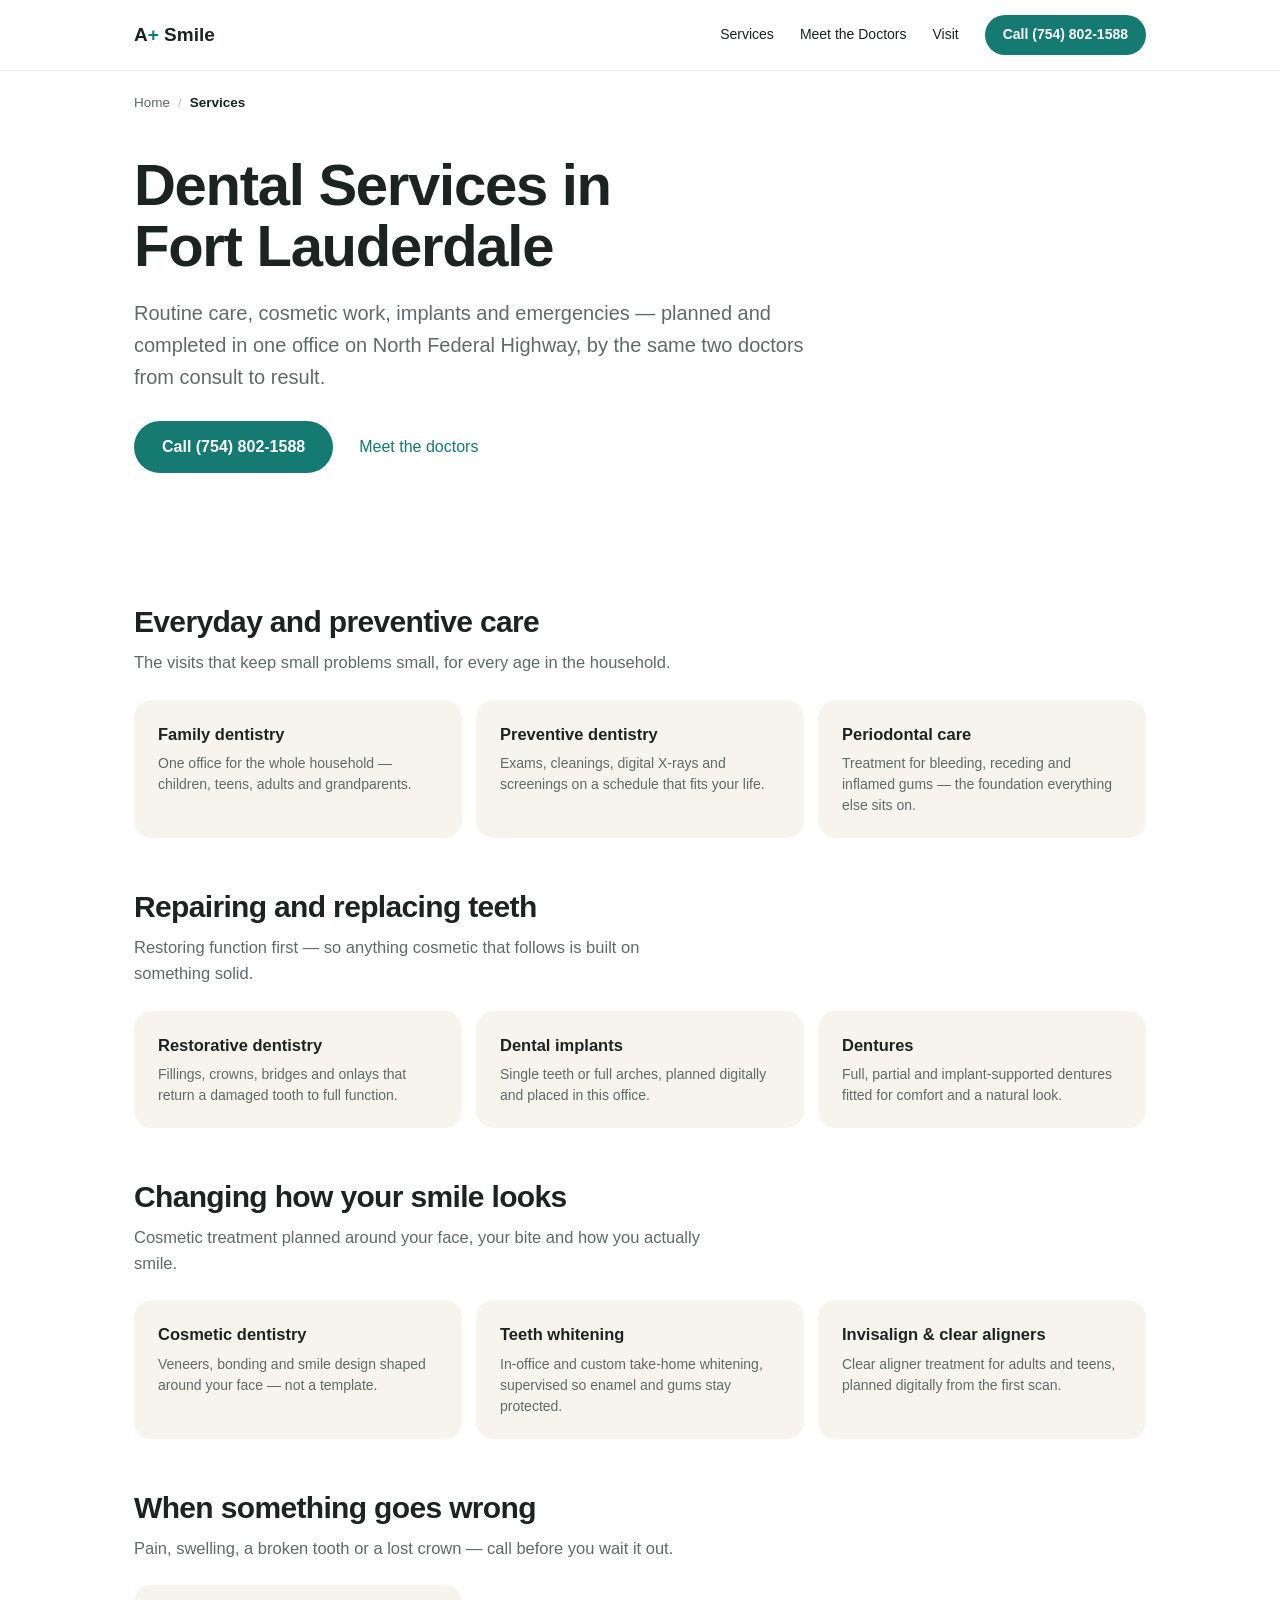
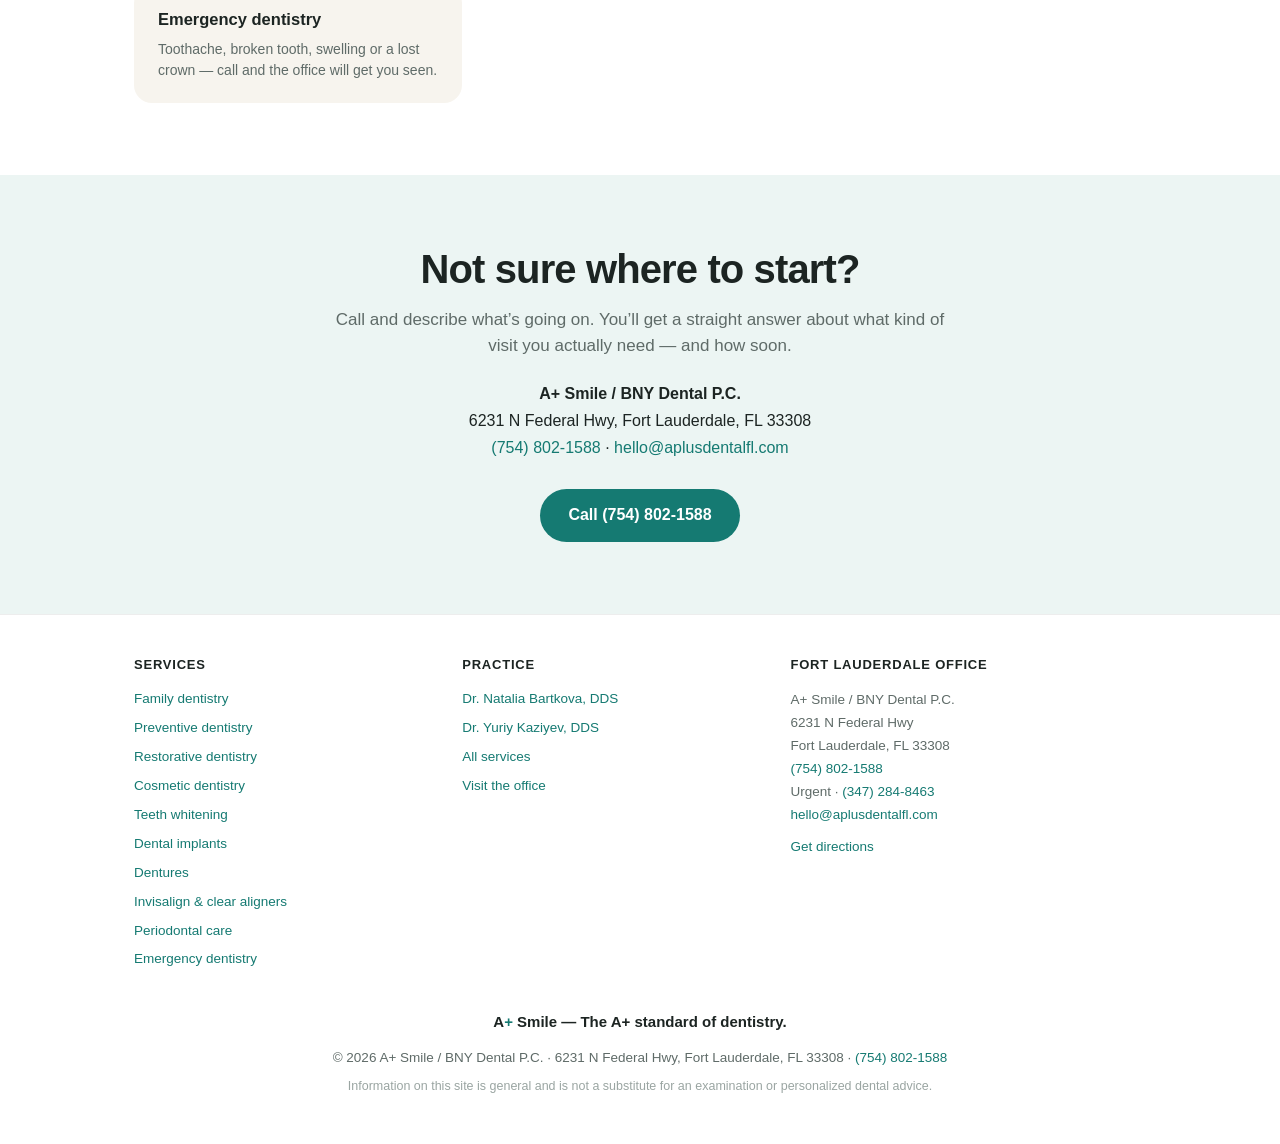
<file: services/index.html>
<!DOCTYPE html>
<html lang="en">
<head>
<meta charset="UTF-8">
<meta name="viewport" content="width=device-width, initial-scale=1.0">
<meta name="color-scheme" content="light">
<title>Dental Services in Fort Lauderdale, FL | A+ Smile</title>
<meta name="description" content="General, cosmetic, restorative, implant and emergency dental services in Fort Lauderdale, FL. See what A+ Smile treats, or call (754) 802-1588.">
<link rel="canonical" href="https://www.aplusdentalfl.com/services/">
<meta name="robots" content="index, follow, max-image-preview:large, max-snippet:-1">
<meta property="og:type" content="website">
<meta property="og:site_name" content="A+ Smile / BNY Dental P.C.">
<meta property="og:locale" content="en_US">
<meta property="og:title" content="Dental Services in Fort Lauderdale, FL | A+ Smile">
<meta property="og:description" content="General, cosmetic, restorative, implant and emergency dental services in Fort Lauderdale, FL. See what A+ Smile treats, or call (754) 802-1588.">
<meta property="og:url" content="https://www.aplusdentalfl.com/services/">
<meta property="og:image" content="https://www.aplusdentalfl.com/assets/before-after.jpg">
<meta name="twitter:card" content="summary_large_image">
<meta name="twitter:title" content="Dental Services in Fort Lauderdale, FL | A+ Smile">
<meta name="twitter:description" content="General, cosmetic, restorative, implant and emergency dental services in Fort Lauderdale, FL. See what A+ Smile treats, or call (754) 802-1588.">
<meta name="twitter:image" content="https://www.aplusdentalfl.com/assets/before-after.jpg">
<meta name="geo.region" content="US-FL">
<meta name="geo.placename" content="Fort Lauderdale, Florida">
<link rel="icon" href="/assets/favicon.svg" type="image/svg+xml">
<link rel="apple-touch-icon" href="/assets/favicon.svg">
<link rel="preload" as="style" href="/assets/site.css">
<link rel="stylesheet" href="/assets/site.css">
<script type="application/ld+json">
{
  "@context": "https://schema.org",
  "@graph": [
    {
      "@type": [
        "Dentist",
        "LocalBusiness"
      ],
      "@id": "https://www.aplusdentalfl.com/#practice",
      "name": "A+ Smile",
      "alternateName": [
        "BNY Dental P.C.",
        "A+ Smile / BNY Dental P.C.",
        "A Plus Smile"
      ],
      "legalName": "BNY Dental P.C.",
      "url": "https://www.aplusdentalfl.com/",
      "telephone": "+17548021588",
      "email": "hello@aplusdentalfl.com",
      "image": "https://www.aplusdentalfl.com/assets/before-after.jpg",
      "address": {
        "@type": "PostalAddress",
        "streetAddress": "6231 N Federal Hwy",
        "addressLocality": "Fort Lauderdale",
        "addressRegion": "FL",
        "postalCode": "33308",
        "addressCountry": "US"
      },
      "hasMap": "https://www.google.com/maps/search/?api=1&query=6231+N+Federal+Hwy%2C+Fort+Lauderdale%2C+FL+33308"
    },
    {
      "@type": "WebPage",
      "@id": "https://www.aplusdentalfl.com/services/#webpage",
      "url": "https://www.aplusdentalfl.com/services/",
      "name": "Dental Services in Fort Lauderdale, FL | A+ Smile",
      "description": "General, cosmetic, restorative, implant and emergency dental services in Fort Lauderdale, FL. See what A+ Smile treats, or call (754) 802-1588.",
      "isPartOf": {
        "@id": "https://www.aplusdentalfl.com/#website"
      },
      "about": {
        "@id": "https://www.aplusdentalfl.com/#practice"
      },
      "inLanguage": "en-US",
      "breadcrumb": {
        "@id": "https://www.aplusdentalfl.com/services/#breadcrumb"
      }
    },
    {
      "@type": "BreadcrumbList",
      "@id": "https://www.aplusdentalfl.com/services/#breadcrumb",
      "itemListElement": [
        {
          "@type": "ListItem",
          "position": 1,
          "name": "Home",
          "item": "https://www.aplusdentalfl.com/"
        },
        {
          "@type": "ListItem",
          "position": 2,
          "name": "Services",
          "item": "https://www.aplusdentalfl.com/services/"
        }
      ]
    },
    {
      "@type": "ItemList",
      "@id": "https://www.aplusdentalfl.com/services/#services",
      "name": "Dental services offered in Fort Lauderdale",
      "itemListElement": [
        {
          "@type": "ListItem",
          "position": 1,
          "name": "Family Dentistry",
          "url": "https://www.aplusdentalfl.com/services/family-dentistry/"
        },
        {
          "@type": "ListItem",
          "position": 2,
          "name": "Preventive Dentistry",
          "url": "https://www.aplusdentalfl.com/services/preventive-dentistry/"
        },
        {
          "@type": "ListItem",
          "position": 3,
          "name": "Restorative Dentistry",
          "url": "https://www.aplusdentalfl.com/services/restorative-dentistry/"
        },
        {
          "@type": "ListItem",
          "position": 4,
          "name": "Cosmetic Dentistry",
          "url": "https://www.aplusdentalfl.com/services/cosmetic-dentistry/"
        },
        {
          "@type": "ListItem",
          "position": 5,
          "name": "Teeth Whitening",
          "url": "https://www.aplusdentalfl.com/services/teeth-whitening/"
        },
        {
          "@type": "ListItem",
          "position": 6,
          "name": "Dental Implants",
          "url": "https://www.aplusdentalfl.com/services/dental-implants/"
        },
        {
          "@type": "ListItem",
          "position": 7,
          "name": "Dentures",
          "url": "https://www.aplusdentalfl.com/services/dentures/"
        },
        {
          "@type": "ListItem",
          "position": 8,
          "name": "Clear Aligner Orthodontic Treatment",
          "url": "https://www.aplusdentalfl.com/services/invisalign/"
        },
        {
          "@type": "ListItem",
          "position": 9,
          "name": "Periodontal Care",
          "url": "https://www.aplusdentalfl.com/services/periodontal-care/"
        },
        {
          "@type": "ListItem",
          "position": 10,
          "name": "Emergency Dental Care",
          "url": "https://www.aplusdentalfl.com/services/emergency-dentistry/"
        }
      ]
    }
  ]
}
</script>
</head>
<body>
<!-- Generated by tools/build.py from tools/content.py. Edit content there, then re-run. -->

<nav class="nav" aria-label="Primary">
  <div class="nav-inner">
    <a class="nav-logo" href="/">A<span class="logo-plus">+</span> Smile</a>
    <div class="nav-links">
      <a href="/services/">Services</a>
      <a href="/doctors/">Meet the Doctors</a>
      <a href="/#visit">Visit</a>
      <a class="nav-cta" href="tel:+17548021588">Call (754) 802‑1588</a>
    </div>
  </div>
</nav>

<nav class="breadcrumbs" aria-label="Breadcrumb">
  <ol>
      <li><a href="/">Home</a></li>
      <li><span aria-current="page">Services</span></li>
  </ol>
</nav>

<header class="page-hero">
  <h1>Dental Services in Fort Lauderdale</h1>
  <p class="lede">Routine care, cosmetic work, implants and emergencies &mdash; planned and
  completed in one office on North Federal Highway, by the same two doctors from consult
  to result.</p>
  <div class="hero-actions">
    <a class="btn" href="tel:+17548021588">Call (754) 802-1588</a>
    <a class="btn-link" href="/doctors/">Meet the doctors</a>
  </div>
</header>

<section class="section">
<div class="service-group">
  <h2>Everyday and preventive care</h2>
  <p>The visits that keep small problems small, for every age in the household.</p>
  <div class="link-grid">
    <a class="link-card" href="/services/family-dentistry/"><strong>Family dentistry</strong><span>One office for the whole household — children, teens, adults and grandparents.</span></a>
    <a class="link-card" href="/services/preventive-dentistry/"><strong>Preventive dentistry</strong><span>Exams, cleanings, digital X-rays and screenings on a schedule that fits your life.</span></a>
    <a class="link-card" href="/services/periodontal-care/"><strong>Periodontal care</strong><span>Treatment for bleeding, receding and inflamed gums — the foundation everything else sits on.</span></a>
  </div>
</div>
<div class="service-group">
  <h2>Repairing and replacing teeth</h2>
  <p>Restoring function first — so anything cosmetic that follows is built on something solid.</p>
  <div class="link-grid">
    <a class="link-card" href="/services/restorative-dentistry/"><strong>Restorative dentistry</strong><span>Fillings, crowns, bridges and onlays that return a damaged tooth to full function.</span></a>
    <a class="link-card" href="/services/dental-implants/"><strong>Dental implants</strong><span>Single teeth or full arches, planned digitally and placed in this office.</span></a>
    <a class="link-card" href="/services/dentures/"><strong>Dentures</strong><span>Full, partial and implant-supported dentures fitted for comfort and a natural look.</span></a>
  </div>
</div>
<div class="service-group">
  <h2>Changing how your smile looks</h2>
  <p>Cosmetic treatment planned around your face, your bite and how you actually smile.</p>
  <div class="link-grid">
    <a class="link-card" href="/services/cosmetic-dentistry/"><strong>Cosmetic dentistry</strong><span>Veneers, bonding and smile design shaped around your face — not a template.</span></a>
    <a class="link-card" href="/services/teeth-whitening/"><strong>Teeth whitening</strong><span>In-office and custom take-home whitening, supervised so enamel and gums stay protected.</span></a>
    <a class="link-card" href="/services/invisalign/"><strong>Invisalign &amp; clear aligners</strong><span>Clear aligner treatment for adults and teens, planned digitally from the first scan.</span></a>
  </div>
</div>
<div class="service-group">
  <h2>When something goes wrong</h2>
  <p>Pain, swelling, a broken tooth or a lost crown — call before you wait it out.</p>
  <div class="link-grid">
    <a class="link-card" href="/services/emergency-dentistry/"><strong>Emergency dentistry</strong><span>Toothache, broken tooth, swelling or a lost crown — call and the office will get you seen.</span></a>
  </div>
</div>
</section>

<section class="section cta-band">
  <h2>Not sure where to start?</h2>
  <p>Call and describe what&rsquo;s going on. You&rsquo;ll get a straight answer about what kind of visit you actually need &mdash; and how soon.</p>
  <p class="nap">
    <strong>A+ Smile / BNY Dental P.C.</strong><br>
    6231 N Federal Hwy, Fort Lauderdale, FL 33308<br>
    <a href="tel:+17548021588">(754) 802-1588</a> &middot; <a href="mailto:hello@aplusdentalfl.com">hello@aplusdentalfl.com</a>
  </p>
  <a class="btn" href="tel:+17548021588">Call (754) 802-1588</a>
</section>

<footer class="footer">
  <div class="footer-nav">
    <div class="footer-col">
      <h2>Services</h2>
      <ul>
        <li><a href="/services/family-dentistry/">Family dentistry</a></li>
        <li><a href="/services/preventive-dentistry/">Preventive dentistry</a></li>
        <li><a href="/services/restorative-dentistry/">Restorative dentistry</a></li>
        <li><a href="/services/cosmetic-dentistry/">Cosmetic dentistry</a></li>
        <li><a href="/services/teeth-whitening/">Teeth whitening</a></li>
        <li><a href="/services/dental-implants/">Dental implants</a></li>
        <li><a href="/services/dentures/">Dentures</a></li>
        <li><a href="/services/invisalign/">Invisalign &amp; clear aligners</a></li>
        <li><a href="/services/periodontal-care/">Periodontal care</a></li>
        <li><a href="/services/emergency-dentistry/">Emergency dentistry</a></li>
      </ul>
    </div>
    <div class="footer-col">
      <h2>Practice</h2>
      <ul>
        <li><a href="/doctors/dr-natalia-bartkova/">Dr. Natalia Bartkova, DDS</a></li>
        <li><a href="/doctors/dr-yuriy-kaziyev/">Dr. Yuriy Kaziyev, DDS</a></li>
        <li><a href="/services/">All services</a></li>
        <li><a href="/#visit">Visit the office</a></li>
      </ul>
    </div>
    <div class="footer-col">
      <h2>Fort Lauderdale office</h2>
      <address>
        A+ Smile / BNY Dental P.C.<br>
        6231 N Federal Hwy<br>
        Fort Lauderdale, FL 33308<br>
        <a href="tel:+17548021588">(754) 802-1588</a><br>
        Urgent &middot; <a href="tel:+13472848463">(347) 284-8463</a><br>
        <a href="mailto:hello@aplusdentalfl.com">hello@aplusdentalfl.com</a>
      </address>
      <p><a href="https://www.google.com/maps/search/?api=1&amp;query=6231+N+Federal+Hwy%2C+Fort+Lauderdale%2C+FL+33308" target="_blank" rel="noopener">Get directions</a></p>
    </div>
  </div>
  <p class="footer-motto">A<span class="logo-plus">+</span> Smile &mdash; The A+ standard of dentistry.</p>
  <p>&copy; 2026 A+ Smile / BNY Dental P.C. &middot; 6231 N Federal Hwy, Fort Lauderdale, FL 33308 &middot; <a href="tel:+17548021588">(754) 802-1588</a></p>
  <p class="fine">Information on this site is general and is not a substitute for an examination or personalized dental advice.</p>
</footer>

</body>
</html>
</file>
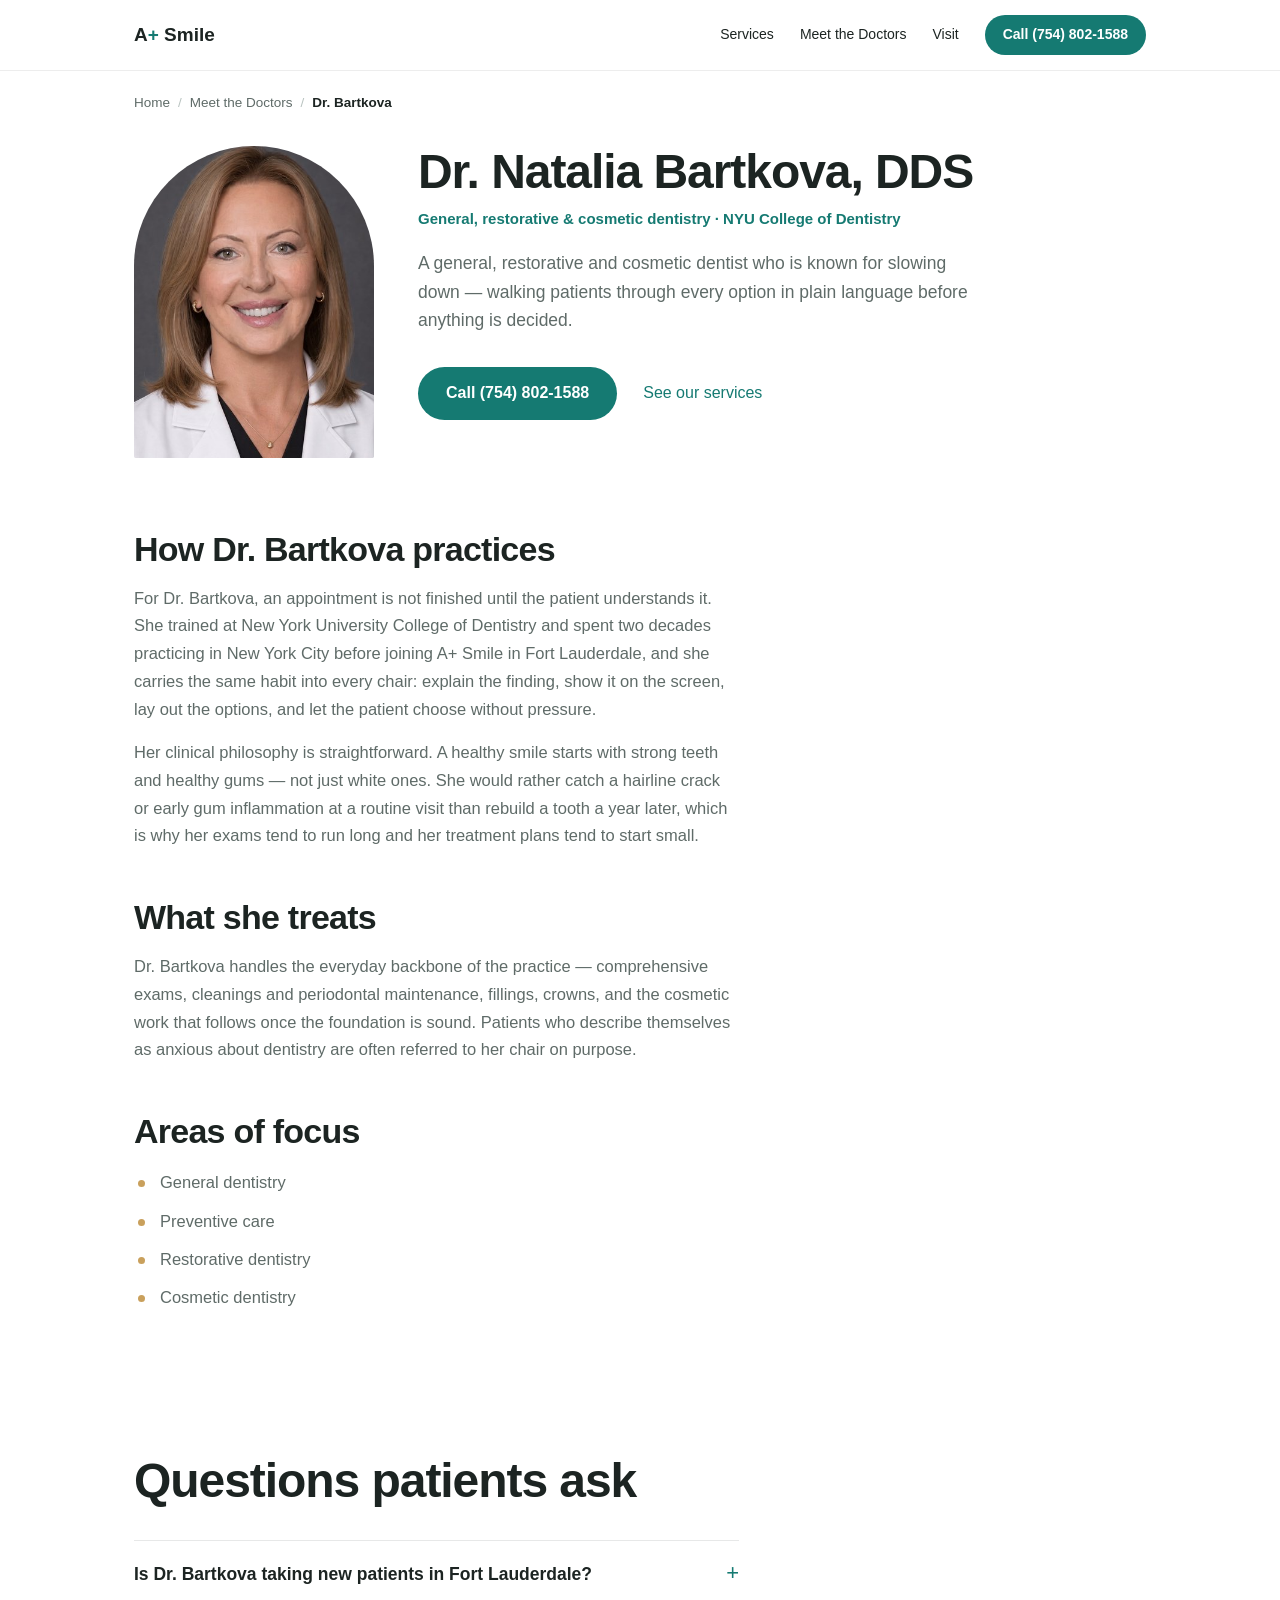
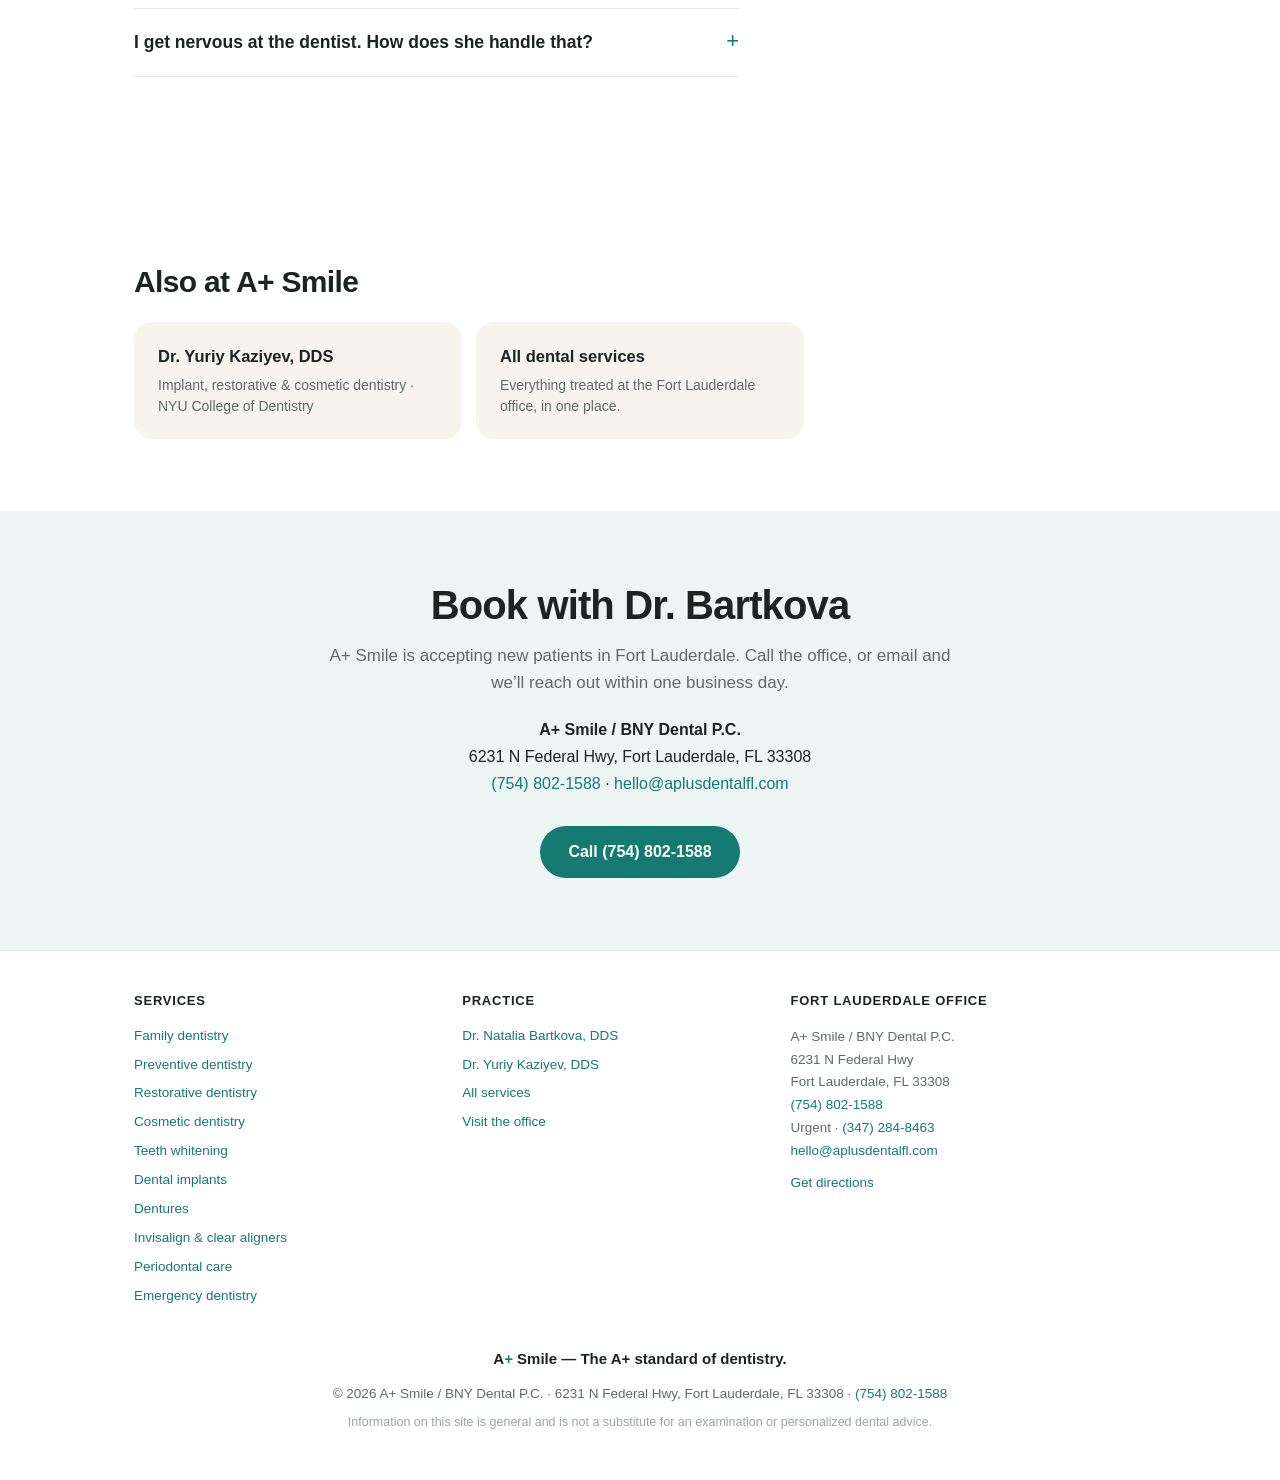
<file: doctors/dr-natalia-bartkova/index.html>
<!DOCTYPE html>
<html lang="en">
<head>
<meta charset="UTF-8">
<meta name="viewport" content="width=device-width, initial-scale=1.0">
<meta name="color-scheme" content="light">
<title>Dr. Natalia Bartkova, DDS | Fort Lauderdale Dentist</title>
<meta name="description" content="Meet Dr. Natalia Bartkova, DDS, a general, restorative and cosmetic dentist at A+ Smile on N Federal Hwy in Fort Lauderdale. Call (754) 802-1588.">
<link rel="canonical" href="https://www.aplusdentalfl.com/doctors/dr-natalia-bartkova/">
<meta name="robots" content="index, follow, max-image-preview:large, max-snippet:-1">
<meta property="og:type" content="profile">
<meta property="og:site_name" content="A+ Smile / BNY Dental P.C.">
<meta property="og:locale" content="en_US">
<meta property="og:title" content="Dr. Natalia Bartkova, DDS | Fort Lauderdale Dentist">
<meta property="og:description" content="Meet Dr. Natalia Bartkova, DDS, a general, restorative and cosmetic dentist at A+ Smile on N Federal Hwy in Fort Lauderdale. Call (754) 802-1588.">
<meta property="og:url" content="https://www.aplusdentalfl.com/doctors/dr-natalia-bartkova/">
<meta property="og:image" content="https://www.aplusdentalfl.com/assets/dr-bartkova.jpg">
<meta name="twitter:card" content="summary_large_image">
<meta name="twitter:title" content="Dr. Natalia Bartkova, DDS | Fort Lauderdale Dentist">
<meta name="twitter:description" content="Meet Dr. Natalia Bartkova, DDS, a general, restorative and cosmetic dentist at A+ Smile on N Federal Hwy in Fort Lauderdale. Call (754) 802-1588.">
<meta name="twitter:image" content="https://www.aplusdentalfl.com/assets/dr-bartkova.jpg">
<meta name="geo.region" content="US-FL">
<meta name="geo.placename" content="Fort Lauderdale, Florida">
<link rel="icon" href="/assets/favicon.svg" type="image/svg+xml">
<link rel="apple-touch-icon" href="/assets/favicon.svg">
<link rel="preload" as="style" href="/assets/site.css">
<link rel="stylesheet" href="/assets/site.css">
<script type="application/ld+json">
{
  "@context": "https://schema.org",
  "@graph": [
    {
      "@type": [
        "Dentist",
        "LocalBusiness"
      ],
      "@id": "https://www.aplusdentalfl.com/#practice",
      "name": "A+ Smile",
      "alternateName": [
        "BNY Dental P.C.",
        "A+ Smile / BNY Dental P.C.",
        "A Plus Smile"
      ],
      "legalName": "BNY Dental P.C.",
      "url": "https://www.aplusdentalfl.com/",
      "telephone": "+17548021588",
      "email": "hello@aplusdentalfl.com",
      "image": "https://www.aplusdentalfl.com/assets/before-after.jpg",
      "address": {
        "@type": "PostalAddress",
        "streetAddress": "6231 N Federal Hwy",
        "addressLocality": "Fort Lauderdale",
        "addressRegion": "FL",
        "postalCode": "33308",
        "addressCountry": "US"
      },
      "hasMap": "https://www.google.com/maps/search/?api=1&query=6231+N+Federal+Hwy%2C+Fort+Lauderdale%2C+FL+33308"
    },
    {
      "@type": "WebPage",
      "@id": "https://www.aplusdentalfl.com/doctors/dr-natalia-bartkova/#webpage",
      "url": "https://www.aplusdentalfl.com/doctors/dr-natalia-bartkova/",
      "name": "Dr. Natalia Bartkova, DDS | Fort Lauderdale Dentist",
      "description": "Meet Dr. Natalia Bartkova, DDS, a general, restorative and cosmetic dentist at A+ Smile on N Federal Hwy in Fort Lauderdale. Call (754) 802-1588.",
      "isPartOf": {
        "@id": "https://www.aplusdentalfl.com/#website"
      },
      "about": {
        "@id": "https://www.aplusdentalfl.com/#practice"
      },
      "inLanguage": "en-US",
      "breadcrumb": {
        "@id": "https://www.aplusdentalfl.com/doctors/dr-natalia-bartkova/#breadcrumb"
      },
      "primaryImageOfPage": "https://www.aplusdentalfl.com/assets/dr-bartkova.jpg"
    },
    {
      "@type": "BreadcrumbList",
      "@id": "https://www.aplusdentalfl.com/doctors/dr-natalia-bartkova/#breadcrumb",
      "itemListElement": [
        {
          "@type": "ListItem",
          "position": 1,
          "name": "Home",
          "item": "https://www.aplusdentalfl.com/"
        },
        {
          "@type": "ListItem",
          "position": 2,
          "name": "Meet the Doctors",
          "item": "https://www.aplusdentalfl.com/doctors/"
        },
        {
          "@type": "ListItem",
          "position": 3,
          "name": "Dr. Bartkova",
          "item": "https://www.aplusdentalfl.com/doctors/dr-natalia-bartkova/"
        }
      ]
    },
    {
      "@type": "Person",
      "@id": "https://www.aplusdentalfl.com/doctors/dr-natalia-bartkova/#person",
      "name": "Dr. Natalia Bartkova, DDS",
      "givenName": "Natalia",
      "familyName": "Bartkova",
      "honorificPrefix": "Dr.",
      "honorificSuffix": "DDS",
      "jobTitle": "Dentist",
      "description": "A general, restorative and cosmetic dentist who is known for slowing down — walking patients through every option in plain language before anything is decided.",
      "url": "https://www.aplusdentalfl.com/doctors/dr-natalia-bartkova/",
      "image": "https://www.aplusdentalfl.com/assets/dr-bartkova.jpg",
      "worksFor": {
        "@id": "https://www.aplusdentalfl.com/#practice"
      },
      "alumniOf": {
        "@type": "CollegeOrUniversity",
        "name": "New York University College of Dentistry"
      },
      "knowsAbout": [
        "General dentistry",
        "Preventive care",
        "Restorative dentistry",
        "Cosmetic dentistry"
      ],
      "workLocation": {
        "@type": "Place",
        "name": "A+ Smile / BNY Dental P.C.",
        "address": {
          "@type": "PostalAddress",
          "streetAddress": "6231 N Federal Hwy",
          "addressLocality": "Fort Lauderdale",
          "addressRegion": "FL",
          "postalCode": "33308",
          "addressCountry": "US"
        }
      }
    },
    {
      "@type": "FAQPage",
      "@id": "https://www.aplusdentalfl.com/doctors/dr-natalia-bartkova/#faq",
      "mainEntity": [
        {
          "@type": "Question",
          "name": "Is Dr. Bartkova taking new patients in Fort Lauderdale?",
          "acceptedAnswer": {
            "@type": "Answer",
            "text": "Yes. A+ Smile is accepting new patients at the North Federal Highway office. Call (754) 802-1588 or email hello@aplusdentalfl.com and the office will help you find a time."
          }
        },
        {
          "@type": "Question",
          "name": "I get nervous at the dentist. How does she handle that?",
          "acceptedAnswer": {
            "@type": "Answer",
            "text": "She goes slowly and explains each step before it happens, and nothing is started until you say you are ready. Tell the office when you book that you are anxious — it changes how the visit is scheduled and paced."
          }
        }
      ]
    }
  ]
}
</script>
</head>
<body>
<!-- Generated by tools/build.py from tools/content.py. Edit content there, then re-run. -->

<nav class="nav" aria-label="Primary">
  <div class="nav-inner">
    <a class="nav-logo" href="/">A<span class="logo-plus">+</span> Smile</a>
    <div class="nav-links">
      <a href="/services/">Services</a>
      <a href="/doctors/">Meet the Doctors</a>
      <a href="/#visit">Visit</a>
      <a class="nav-cta" href="tel:+17548021588">Call (754) 802‑1588</a>
    </div>
  </div>
</nav>

<nav class="breadcrumbs" aria-label="Breadcrumb">
  <ol>
      <li><a href="/">Home</a></li>
      <li><a href="/doctors/">Meet the Doctors</a></li>
      <li><span aria-current="page">Dr. Bartkova</span></li>
  </ol>
</nav>

<header class="doctor-header">
  <img src="/assets/dr-bartkova.jpg" width="400" height="520"
       alt="Dr. Natalia Bartkova, DDS, dentist at A+ Smile in Fort Lauderdale, Florida"
       fetchpriority="high" decoding="async">
  <div>
    <h1>Dr. Natalia Bartkova, DDS</h1>
    <p class="doctor-meta">General, restorative &amp; cosmetic dentistry · NYU College of Dentistry</p>
    <p class="lede">A general, restorative and cosmetic dentist who is known for slowing down — walking patients through every option in plain language before anything is decided.</p>
    <div class="hero-actions">
      <a class="btn" href="tel:+17548021588">Call (754) 802-1588</a>
      <a class="btn-link" href="/services/">See our services</a>
    </div>
  </div>
</header>

<section class="section">
  <div class="prose">
  <h2>How Dr. Bartkova practices</h2>
  <p>For Dr. Bartkova, an appointment is not finished until the patient understands it. She trained at New York University College of Dentistry and spent two decades practicing in New York City before joining A+ Smile in Fort Lauderdale, and she carries the same habit into every chair: explain the finding, show it on the screen, lay out the options, and let the patient choose without pressure.</p>
  <p>Her clinical philosophy is straightforward. A healthy smile starts with strong teeth and healthy gums — not just white ones. She would rather catch a hairline crack or early gum inflammation at a routine visit than rebuild a tooth a year later, which is why her exams tend to run long and her treatment plans tend to start small.</p>
  <h2>What she treats</h2>
  <p>Dr. Bartkova handles the everyday backbone of the practice — comprehensive exams, cleanings and periodontal maintenance, fillings, crowns, and the cosmetic work that follows once the foundation is sound. Patients who describe themselves as anxious about dentistry are often referred to her chair on purpose.</p>
    <h2>Areas of focus</h2>
    <ul>
    <li>General dentistry</li>
    <li>Preventive care</li>
    <li>Restorative dentistry</li>
    <li>Cosmetic dentistry</li>
    </ul>
  </div>
</section>

<section class="section" id="faq">
  <h2>Questions patients ask</h2>
  <div class="faq">
    <details>
      <summary>Is Dr. Bartkova taking new patients in Fort Lauderdale?</summary>
      <p>Yes. A+ Smile is accepting new patients at the North Federal Highway office. Call (754) 802-1588 or email hello@aplusdentalfl.com and the office will help you find a time.</p>
    </details>
    <details>
      <summary>I get nervous at the dentist. How does she handle that?</summary>
      <p>She goes slowly and explains each step before it happens, and nothing is started until you say you are ready. Tell the office when you book that you are anxious — it changes how the visit is scheduled and paced.</p>
    </details>
  </div>
</section>

<section class="section related">
  <h2>Also at A+ Smile</h2>
  <div class="link-grid">
    <a class="link-card" href="/doctors/dr-yuriy-kaziyev/"><strong>Dr. Yuriy Kaziyev, DDS</strong><span>Implant, restorative &amp; cosmetic dentistry · NYU College of Dentistry</span></a>
    <a class="link-card" href="/services/"><strong>All dental services</strong><span>Everything treated at the Fort Lauderdale office, in one place.</span></a>
  </div>
</section>

<section class="section cta-band">
  <h2>Book with Dr. Bartkova</h2>
  <p>A+ Smile is accepting new patients in Fort Lauderdale. Call the office, or email and we&rsquo;ll reach out within one business day.</p>
  <p class="nap">
    <strong>A+ Smile / BNY Dental P.C.</strong><br>
    6231 N Federal Hwy, Fort Lauderdale, FL 33308<br>
    <a href="tel:+17548021588">(754) 802-1588</a> &middot; <a href="mailto:hello@aplusdentalfl.com">hello@aplusdentalfl.com</a>
  </p>
  <a class="btn" href="tel:+17548021588">Call (754) 802-1588</a>
</section>

<footer class="footer">
  <div class="footer-nav">
    <div class="footer-col">
      <h2>Services</h2>
      <ul>
        <li><a href="/services/family-dentistry/">Family dentistry</a></li>
        <li><a href="/services/preventive-dentistry/">Preventive dentistry</a></li>
        <li><a href="/services/restorative-dentistry/">Restorative dentistry</a></li>
        <li><a href="/services/cosmetic-dentistry/">Cosmetic dentistry</a></li>
        <li><a href="/services/teeth-whitening/">Teeth whitening</a></li>
        <li><a href="/services/dental-implants/">Dental implants</a></li>
        <li><a href="/services/dentures/">Dentures</a></li>
        <li><a href="/services/invisalign/">Invisalign &amp; clear aligners</a></li>
        <li><a href="/services/periodontal-care/">Periodontal care</a></li>
        <li><a href="/services/emergency-dentistry/">Emergency dentistry</a></li>
      </ul>
    </div>
    <div class="footer-col">
      <h2>Practice</h2>
      <ul>
        <li><a href="/doctors/dr-natalia-bartkova/">Dr. Natalia Bartkova, DDS</a></li>
        <li><a href="/doctors/dr-yuriy-kaziyev/">Dr. Yuriy Kaziyev, DDS</a></li>
        <li><a href="/services/">All services</a></li>
        <li><a href="/#visit">Visit the office</a></li>
      </ul>
    </div>
    <div class="footer-col">
      <h2>Fort Lauderdale office</h2>
      <address>
        A+ Smile / BNY Dental P.C.<br>
        6231 N Federal Hwy<br>
        Fort Lauderdale, FL 33308<br>
        <a href="tel:+17548021588">(754) 802-1588</a><br>
        Urgent &middot; <a href="tel:+13472848463">(347) 284-8463</a><br>
        <a href="mailto:hello@aplusdentalfl.com">hello@aplusdentalfl.com</a>
      </address>
      <p><a href="https://www.google.com/maps/search/?api=1&amp;query=6231+N+Federal+Hwy%2C+Fort+Lauderdale%2C+FL+33308" target="_blank" rel="noopener">Get directions</a></p>
    </div>
  </div>
  <p class="footer-motto">A<span class="logo-plus">+</span> Smile &mdash; The A+ standard of dentistry.</p>
  <p>&copy; 2026 A+ Smile / BNY Dental P.C. &middot; 6231 N Federal Hwy, Fort Lauderdale, FL 33308 &middot; <a href="tel:+17548021588">(754) 802-1588</a></p>
  <p class="fine">Information on this site is general and is not a substitute for an examination or personalized dental advice.</p>
</footer>

</body>
</html>
</file>
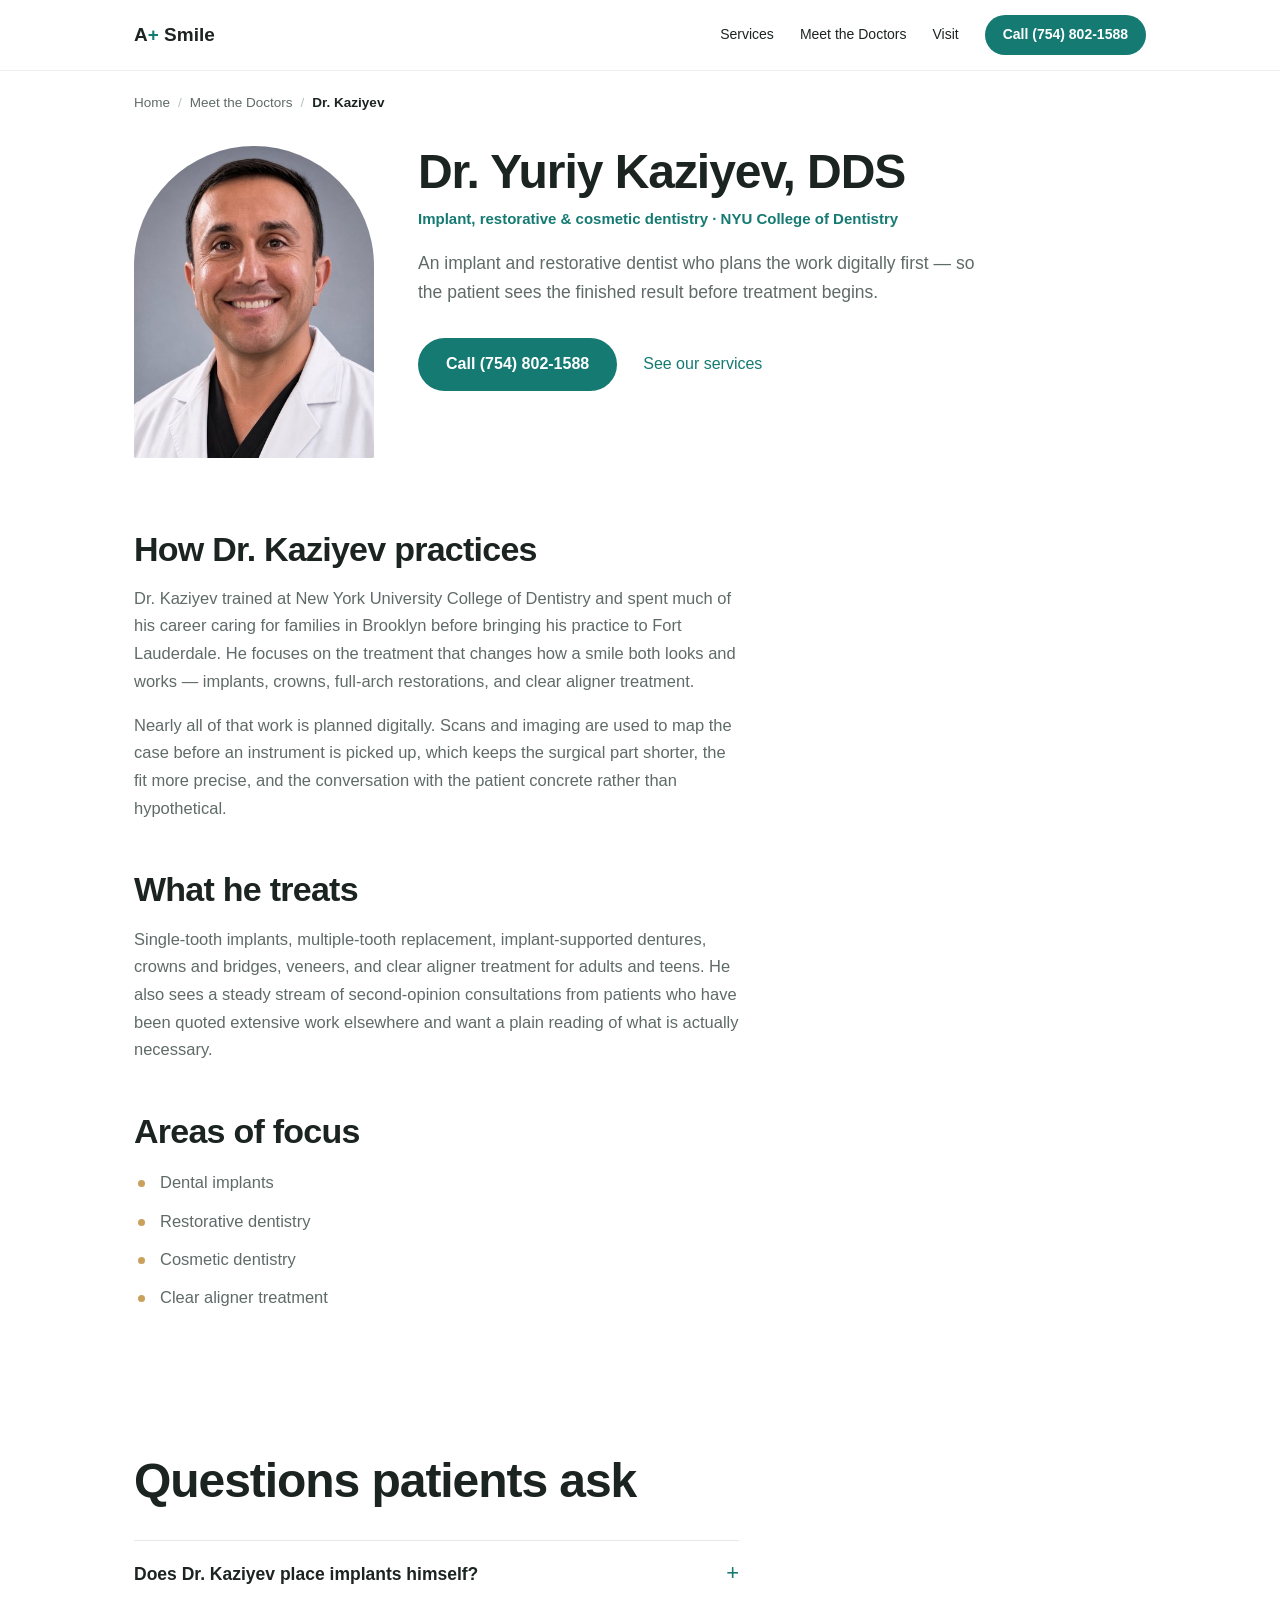
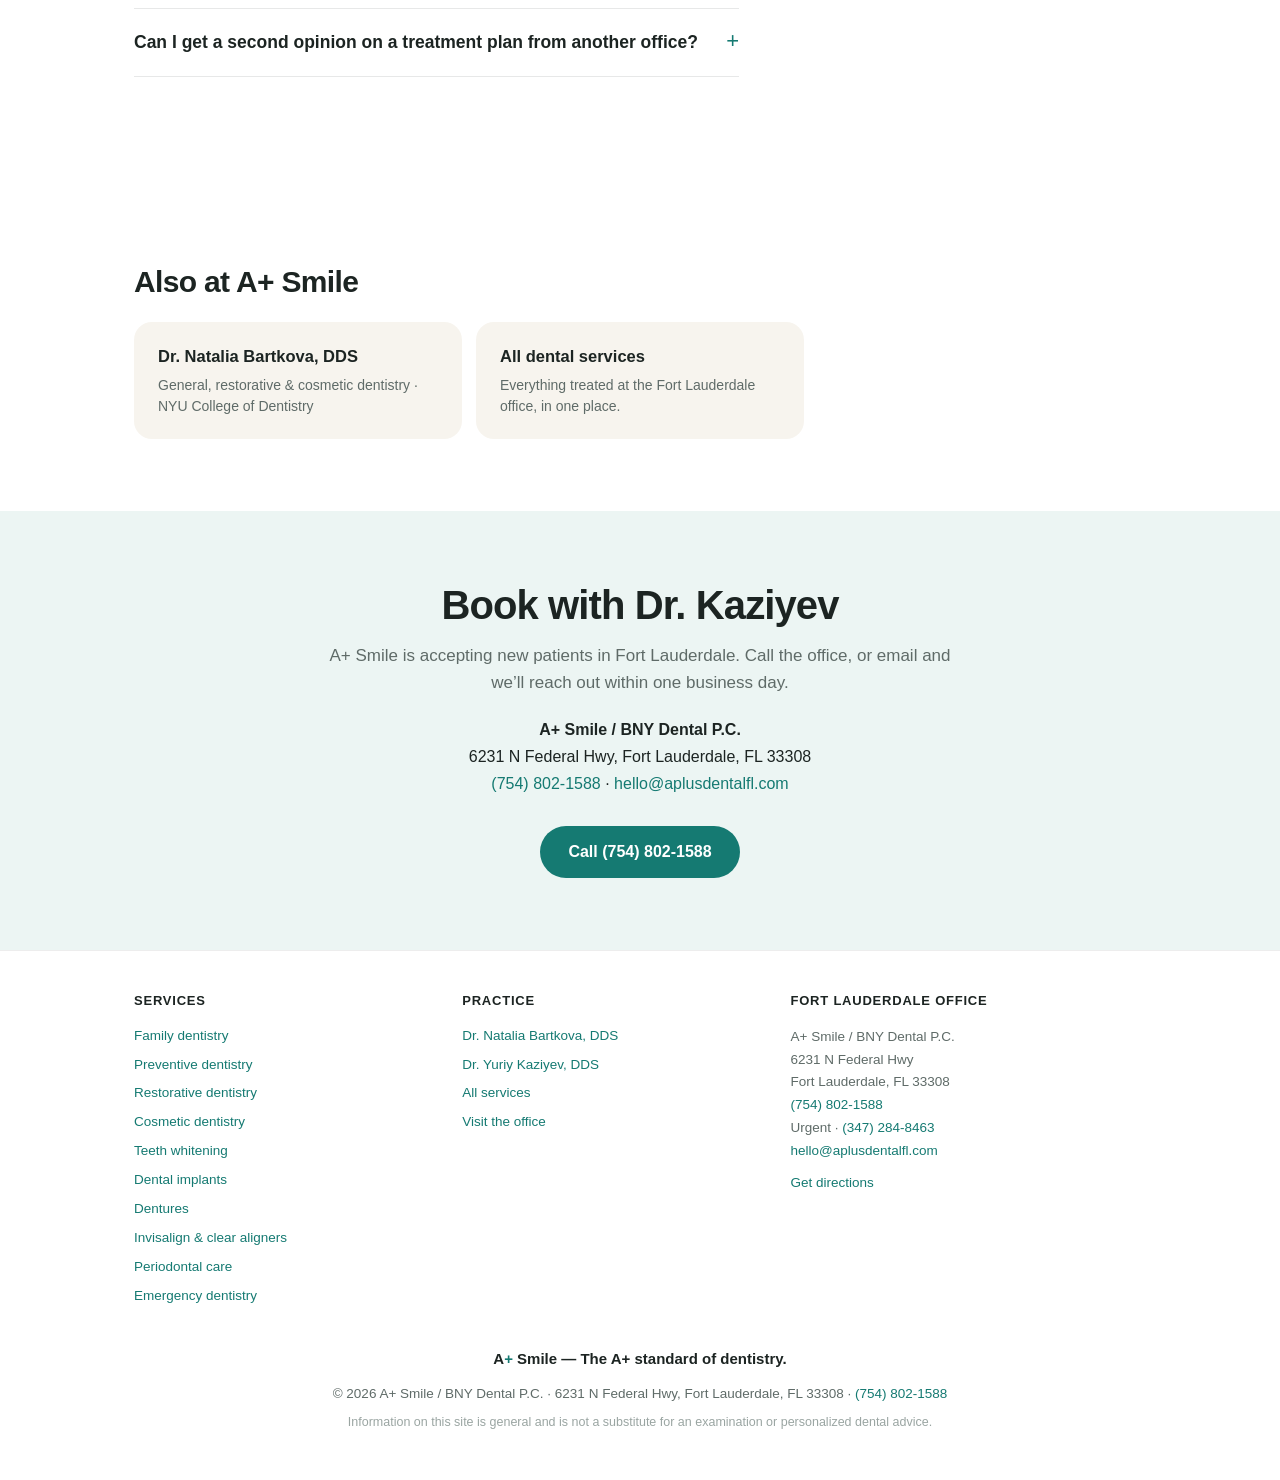
<file: doctors/dr-yuriy-kaziyev/index.html>
<!DOCTYPE html>
<html lang="en">
<head>
<meta charset="UTF-8">
<meta name="viewport" content="width=device-width, initial-scale=1.0">
<meta name="color-scheme" content="light">
<title>Dr. Yuriy Kaziyev, DDS | Fort Lauderdale Implant Dentist</title>
<meta name="description" content="Meet Dr. Yuriy Kaziyev, DDS, who places dental implants and plans restorative and cosmetic care at A+ Smile in Fort Lauderdale. Call (754) 802-1588.">
<link rel="canonical" href="https://www.aplusdentalfl.com/doctors/dr-yuriy-kaziyev/">
<meta name="robots" content="index, follow, max-image-preview:large, max-snippet:-1">
<meta property="og:type" content="profile">
<meta property="og:site_name" content="A+ Smile / BNY Dental P.C.">
<meta property="og:locale" content="en_US">
<meta property="og:title" content="Dr. Yuriy Kaziyev, DDS | Fort Lauderdale Implant Dentist">
<meta property="og:description" content="Meet Dr. Yuriy Kaziyev, DDS, who places dental implants and plans restorative and cosmetic care at A+ Smile in Fort Lauderdale. Call (754) 802-1588.">
<meta property="og:url" content="https://www.aplusdentalfl.com/doctors/dr-yuriy-kaziyev/">
<meta property="og:image" content="https://www.aplusdentalfl.com/assets/dr-kaziyev.jpg">
<meta name="twitter:card" content="summary_large_image">
<meta name="twitter:title" content="Dr. Yuriy Kaziyev, DDS | Fort Lauderdale Implant Dentist">
<meta name="twitter:description" content="Meet Dr. Yuriy Kaziyev, DDS, who places dental implants and plans restorative and cosmetic care at A+ Smile in Fort Lauderdale. Call (754) 802-1588.">
<meta name="twitter:image" content="https://www.aplusdentalfl.com/assets/dr-kaziyev.jpg">
<meta name="geo.region" content="US-FL">
<meta name="geo.placename" content="Fort Lauderdale, Florida">
<link rel="icon" href="/assets/favicon.svg" type="image/svg+xml">
<link rel="apple-touch-icon" href="/assets/favicon.svg">
<link rel="preload" as="style" href="/assets/site.css">
<link rel="stylesheet" href="/assets/site.css">
<script type="application/ld+json">
{
  "@context": "https://schema.org",
  "@graph": [
    {
      "@type": [
        "Dentist",
        "LocalBusiness"
      ],
      "@id": "https://www.aplusdentalfl.com/#practice",
      "name": "A+ Smile",
      "alternateName": [
        "BNY Dental P.C.",
        "A+ Smile / BNY Dental P.C.",
        "A Plus Smile"
      ],
      "legalName": "BNY Dental P.C.",
      "url": "https://www.aplusdentalfl.com/",
      "telephone": "+17548021588",
      "email": "hello@aplusdentalfl.com",
      "image": "https://www.aplusdentalfl.com/assets/before-after.jpg",
      "address": {
        "@type": "PostalAddress",
        "streetAddress": "6231 N Federal Hwy",
        "addressLocality": "Fort Lauderdale",
        "addressRegion": "FL",
        "postalCode": "33308",
        "addressCountry": "US"
      },
      "hasMap": "https://www.google.com/maps/search/?api=1&query=6231+N+Federal+Hwy%2C+Fort+Lauderdale%2C+FL+33308"
    },
    {
      "@type": "WebPage",
      "@id": "https://www.aplusdentalfl.com/doctors/dr-yuriy-kaziyev/#webpage",
      "url": "https://www.aplusdentalfl.com/doctors/dr-yuriy-kaziyev/",
      "name": "Dr. Yuriy Kaziyev, DDS | Fort Lauderdale Implant Dentist",
      "description": "Meet Dr. Yuriy Kaziyev, DDS, who places dental implants and plans restorative and cosmetic care at A+ Smile in Fort Lauderdale. Call (754) 802-1588.",
      "isPartOf": {
        "@id": "https://www.aplusdentalfl.com/#website"
      },
      "about": {
        "@id": "https://www.aplusdentalfl.com/#practice"
      },
      "inLanguage": "en-US",
      "breadcrumb": {
        "@id": "https://www.aplusdentalfl.com/doctors/dr-yuriy-kaziyev/#breadcrumb"
      },
      "primaryImageOfPage": "https://www.aplusdentalfl.com/assets/dr-kaziyev.jpg"
    },
    {
      "@type": "BreadcrumbList",
      "@id": "https://www.aplusdentalfl.com/doctors/dr-yuriy-kaziyev/#breadcrumb",
      "itemListElement": [
        {
          "@type": "ListItem",
          "position": 1,
          "name": "Home",
          "item": "https://www.aplusdentalfl.com/"
        },
        {
          "@type": "ListItem",
          "position": 2,
          "name": "Meet the Doctors",
          "item": "https://www.aplusdentalfl.com/doctors/"
        },
        {
          "@type": "ListItem",
          "position": 3,
          "name": "Dr. Kaziyev",
          "item": "https://www.aplusdentalfl.com/doctors/dr-yuriy-kaziyev/"
        }
      ]
    },
    {
      "@type": "Person",
      "@id": "https://www.aplusdentalfl.com/doctors/dr-yuriy-kaziyev/#person",
      "name": "Dr. Yuriy Kaziyev, DDS",
      "givenName": "Yuriy",
      "familyName": "Kaziyev",
      "honorificPrefix": "Dr.",
      "honorificSuffix": "DDS",
      "jobTitle": "Dentist",
      "description": "An implant and restorative dentist who plans the work digitally first — so the patient sees the finished result before treatment begins.",
      "url": "https://www.aplusdentalfl.com/doctors/dr-yuriy-kaziyev/",
      "image": "https://www.aplusdentalfl.com/assets/dr-kaziyev.jpg",
      "worksFor": {
        "@id": "https://www.aplusdentalfl.com/#practice"
      },
      "alumniOf": {
        "@type": "CollegeOrUniversity",
        "name": "New York University College of Dentistry"
      },
      "knowsAbout": [
        "Dental implants",
        "Restorative dentistry",
        "Cosmetic dentistry",
        "Clear aligner treatment"
      ],
      "workLocation": {
        "@type": "Place",
        "name": "A+ Smile / BNY Dental P.C.",
        "address": {
          "@type": "PostalAddress",
          "streetAddress": "6231 N Federal Hwy",
          "addressLocality": "Fort Lauderdale",
          "addressRegion": "FL",
          "postalCode": "33308",
          "addressCountry": "US"
        }
      }
    },
    {
      "@type": "FAQPage",
      "@id": "https://www.aplusdentalfl.com/doctors/dr-yuriy-kaziyev/#faq",
      "mainEntity": [
        {
          "@type": "Question",
          "name": "Does Dr. Kaziyev place implants himself?",
          "acceptedAnswer": {
            "@type": "Answer",
            "text": "Yes. Implant planning, placement, and the final restoration are handled in this office rather than split across referrals, so one doctor stays responsible for the result from start to finish."
          }
        },
        {
          "@type": "Question",
          "name": "Can I get a second opinion on a treatment plan from another office?",
          "acceptedAnswer": {
            "@type": "Answer",
            "text": "Yes. Bring your imaging and the written plan if you have them. You will get a straight read on what is urgent, what can wait, and what is optional. Call (754) 802-1588 to arrange it."
          }
        }
      ]
    }
  ]
}
</script>
</head>
<body>
<!-- Generated by tools/build.py from tools/content.py. Edit content there, then re-run. -->

<nav class="nav" aria-label="Primary">
  <div class="nav-inner">
    <a class="nav-logo" href="/">A<span class="logo-plus">+</span> Smile</a>
    <div class="nav-links">
      <a href="/services/">Services</a>
      <a href="/doctors/">Meet the Doctors</a>
      <a href="/#visit">Visit</a>
      <a class="nav-cta" href="tel:+17548021588">Call (754) 802‑1588</a>
    </div>
  </div>
</nav>

<nav class="breadcrumbs" aria-label="Breadcrumb">
  <ol>
      <li><a href="/">Home</a></li>
      <li><a href="/doctors/">Meet the Doctors</a></li>
      <li><span aria-current="page">Dr. Kaziyev</span></li>
  </ol>
</nav>

<header class="doctor-header">
  <img src="/assets/dr-kaziyev.jpg" width="400" height="520"
       alt="Dr. Yuriy Kaziyev, DDS, dentist at A+ Smile in Fort Lauderdale, Florida"
       fetchpriority="high" decoding="async">
  <div>
    <h1>Dr. Yuriy Kaziyev, DDS</h1>
    <p class="doctor-meta">Implant, restorative &amp; cosmetic dentistry · NYU College of Dentistry</p>
    <p class="lede">An implant and restorative dentist who plans the work digitally first — so the patient sees the finished result before treatment begins.</p>
    <div class="hero-actions">
      <a class="btn" href="tel:+17548021588">Call (754) 802-1588</a>
      <a class="btn-link" href="/services/">See our services</a>
    </div>
  </div>
</header>

<section class="section">
  <div class="prose">
  <h2>How Dr. Kaziyev practices</h2>
  <p>Dr. Kaziyev trained at New York University College of Dentistry and spent much of his career caring for families in Brooklyn before bringing his practice to Fort Lauderdale. He focuses on the treatment that changes how a smile both looks and works — implants, crowns, full-arch restorations, and clear aligner treatment.</p>
  <p>Nearly all of that work is planned digitally. Scans and imaging are used to map the case before an instrument is picked up, which keeps the surgical part shorter, the fit more precise, and the conversation with the patient concrete rather than hypothetical.</p>
  <h2>What he treats</h2>
  <p>Single-tooth implants, multiple-tooth replacement, implant-supported dentures, crowns and bridges, veneers, and clear aligner treatment for adults and teens. He also sees a steady stream of second-opinion consultations from patients who have been quoted extensive work elsewhere and want a plain reading of what is actually necessary.</p>
    <h2>Areas of focus</h2>
    <ul>
    <li>Dental implants</li>
    <li>Restorative dentistry</li>
    <li>Cosmetic dentistry</li>
    <li>Clear aligner treatment</li>
    </ul>
  </div>
</section>

<section class="section" id="faq">
  <h2>Questions patients ask</h2>
  <div class="faq">
    <details>
      <summary>Does Dr. Kaziyev place implants himself?</summary>
      <p>Yes. Implant planning, placement, and the final restoration are handled in this office rather than split across referrals, so one doctor stays responsible for the result from start to finish.</p>
    </details>
    <details>
      <summary>Can I get a second opinion on a treatment plan from another office?</summary>
      <p>Yes. Bring your imaging and the written plan if you have them. You will get a straight read on what is urgent, what can wait, and what is optional. Call (754) 802-1588 to arrange it.</p>
    </details>
  </div>
</section>

<section class="section related">
  <h2>Also at A+ Smile</h2>
  <div class="link-grid">
    <a class="link-card" href="/doctors/dr-natalia-bartkova/"><strong>Dr. Natalia Bartkova, DDS</strong><span>General, restorative &amp; cosmetic dentistry · NYU College of Dentistry</span></a>
    <a class="link-card" href="/services/"><strong>All dental services</strong><span>Everything treated at the Fort Lauderdale office, in one place.</span></a>
  </div>
</section>

<section class="section cta-band">
  <h2>Book with Dr. Kaziyev</h2>
  <p>A+ Smile is accepting new patients in Fort Lauderdale. Call the office, or email and we&rsquo;ll reach out within one business day.</p>
  <p class="nap">
    <strong>A+ Smile / BNY Dental P.C.</strong><br>
    6231 N Federal Hwy, Fort Lauderdale, FL 33308<br>
    <a href="tel:+17548021588">(754) 802-1588</a> &middot; <a href="mailto:hello@aplusdentalfl.com">hello@aplusdentalfl.com</a>
  </p>
  <a class="btn" href="tel:+17548021588">Call (754) 802-1588</a>
</section>

<footer class="footer">
  <div class="footer-nav">
    <div class="footer-col">
      <h2>Services</h2>
      <ul>
        <li><a href="/services/family-dentistry/">Family dentistry</a></li>
        <li><a href="/services/preventive-dentistry/">Preventive dentistry</a></li>
        <li><a href="/services/restorative-dentistry/">Restorative dentistry</a></li>
        <li><a href="/services/cosmetic-dentistry/">Cosmetic dentistry</a></li>
        <li><a href="/services/teeth-whitening/">Teeth whitening</a></li>
        <li><a href="/services/dental-implants/">Dental implants</a></li>
        <li><a href="/services/dentures/">Dentures</a></li>
        <li><a href="/services/invisalign/">Invisalign &amp; clear aligners</a></li>
        <li><a href="/services/periodontal-care/">Periodontal care</a></li>
        <li><a href="/services/emergency-dentistry/">Emergency dentistry</a></li>
      </ul>
    </div>
    <div class="footer-col">
      <h2>Practice</h2>
      <ul>
        <li><a href="/doctors/dr-natalia-bartkova/">Dr. Natalia Bartkova, DDS</a></li>
        <li><a href="/doctors/dr-yuriy-kaziyev/">Dr. Yuriy Kaziyev, DDS</a></li>
        <li><a href="/services/">All services</a></li>
        <li><a href="/#visit">Visit the office</a></li>
      </ul>
    </div>
    <div class="footer-col">
      <h2>Fort Lauderdale office</h2>
      <address>
        A+ Smile / BNY Dental P.C.<br>
        6231 N Federal Hwy<br>
        Fort Lauderdale, FL 33308<br>
        <a href="tel:+17548021588">(754) 802-1588</a><br>
        Urgent &middot; <a href="tel:+13472848463">(347) 284-8463</a><br>
        <a href="mailto:hello@aplusdentalfl.com">hello@aplusdentalfl.com</a>
      </address>
      <p><a href="https://www.google.com/maps/search/?api=1&amp;query=6231+N+Federal+Hwy%2C+Fort+Lauderdale%2C+FL+33308" target="_blank" rel="noopener">Get directions</a></p>
    </div>
  </div>
  <p class="footer-motto">A<span class="logo-plus">+</span> Smile &mdash; The A+ standard of dentistry.</p>
  <p>&copy; 2026 A+ Smile / BNY Dental P.C. &middot; 6231 N Federal Hwy, Fort Lauderdale, FL 33308 &middot; <a href="tel:+17548021588">(754) 802-1588</a></p>
  <p class="fine">Information on this site is general and is not a substitute for an examination or personalized dental advice.</p>
</footer>

</body>
</html>
</file>
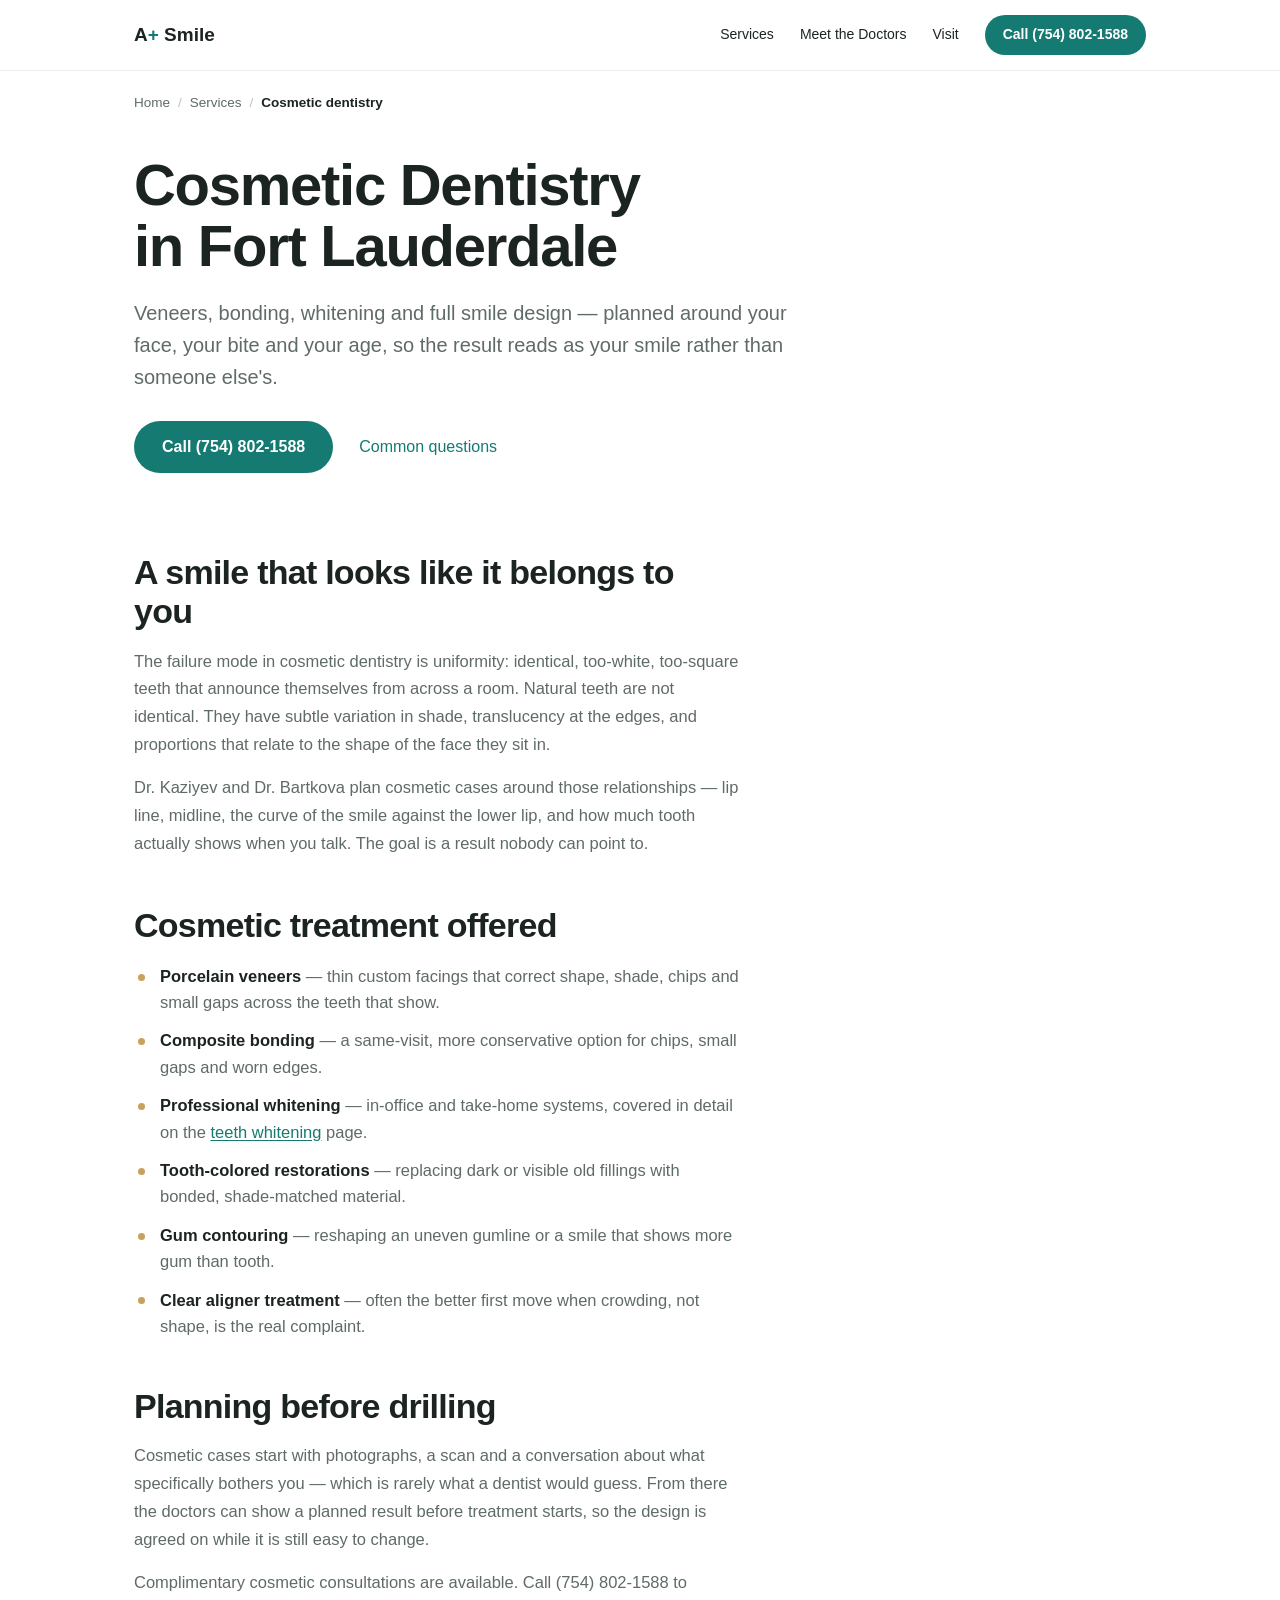
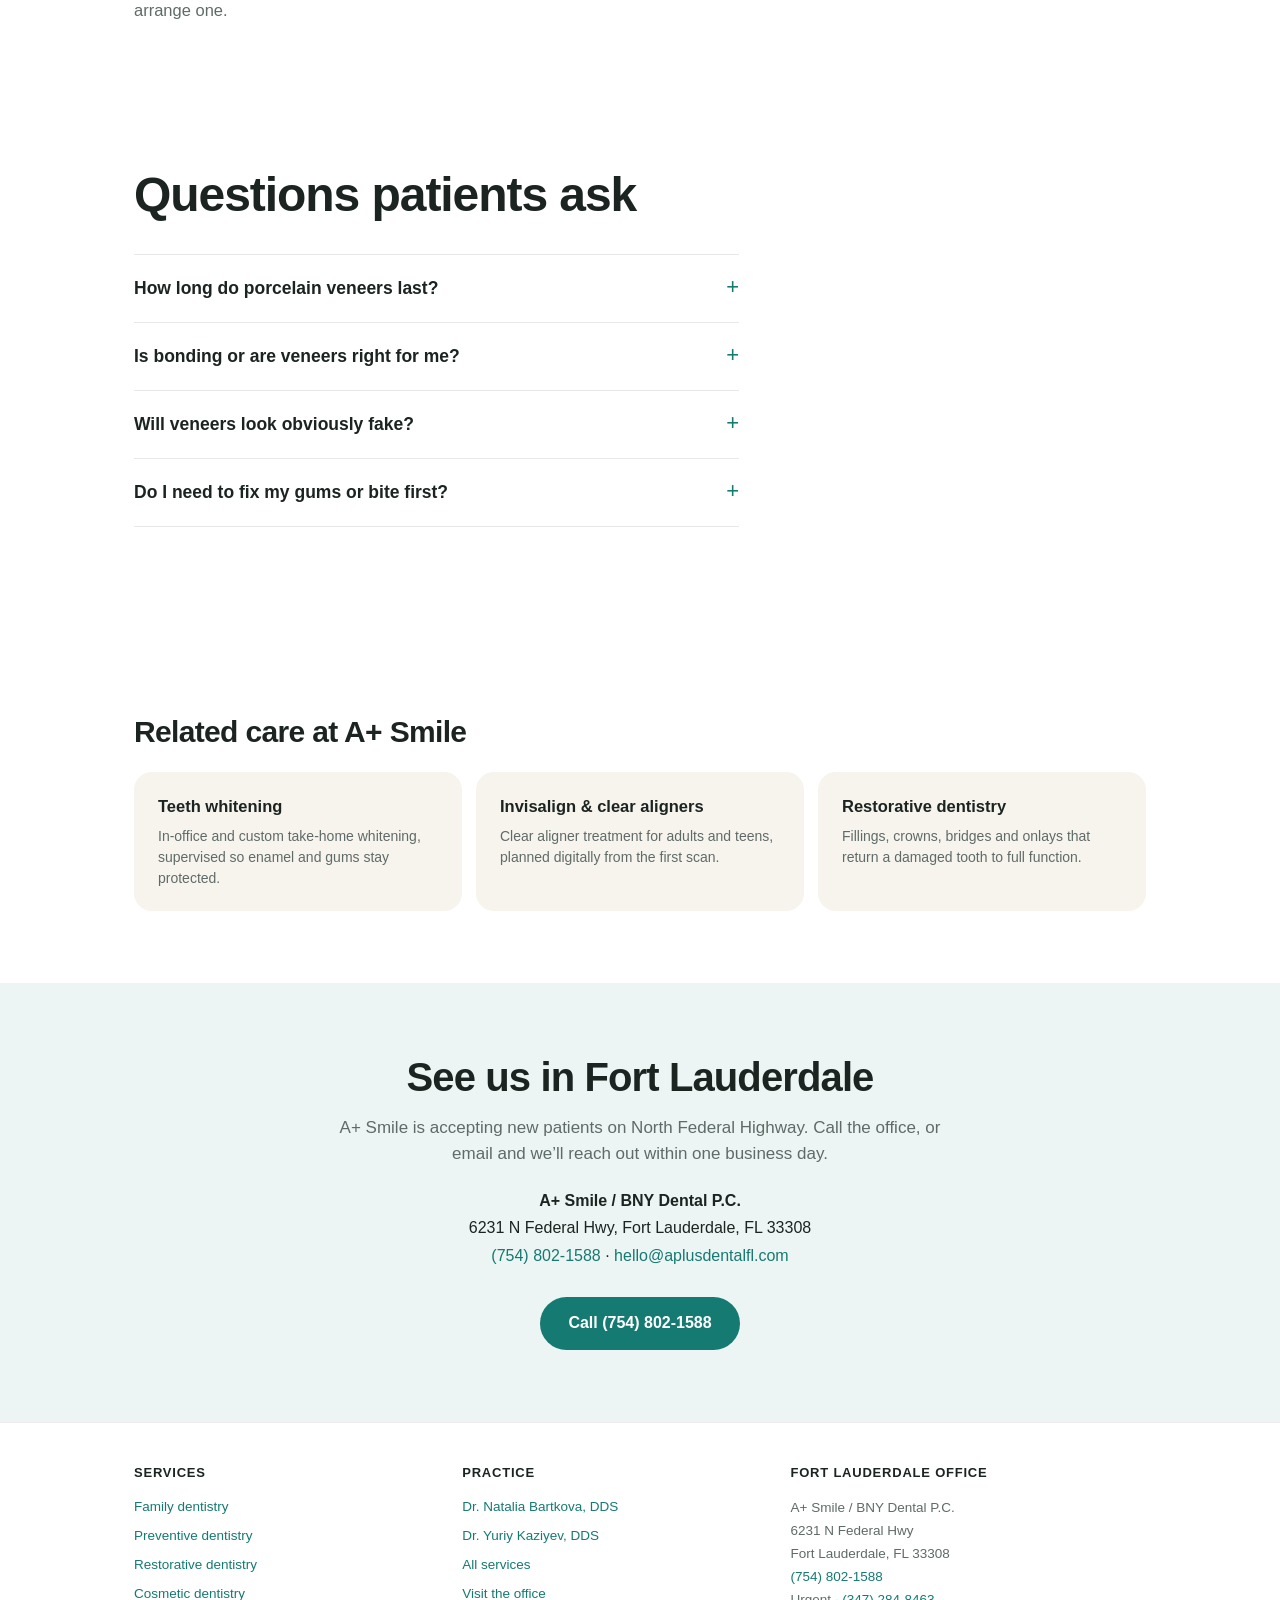
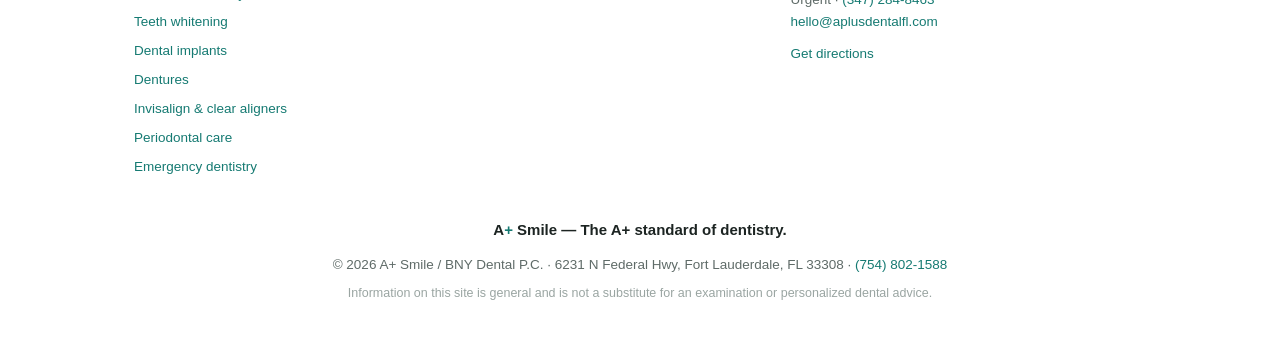
<file: services/cosmetic-dentistry/index.html>
<!DOCTYPE html>
<html lang="en">
<head>
<meta charset="UTF-8">
<meta name="viewport" content="width=device-width, initial-scale=1.0">
<meta name="color-scheme" content="light">
<title>Cosmetic Dentist in Fort Lauderdale, FL | A+ Smile</title>
<meta name="description" content="Veneers, bonding, whitening and smile design at A+ Smile in Fort Lauderdale. Results planned around your face, not a template. Call (754) 802-1588.">
<link rel="canonical" href="https://www.aplusdentalfl.com/services/cosmetic-dentistry/">
<meta name="robots" content="index, follow, max-image-preview:large, max-snippet:-1">
<meta property="og:type" content="article">
<meta property="og:site_name" content="A+ Smile / BNY Dental P.C.">
<meta property="og:locale" content="en_US">
<meta property="og:title" content="Cosmetic Dentist in Fort Lauderdale, FL | A+ Smile">
<meta property="og:description" content="Veneers, bonding, whitening and smile design at A+ Smile in Fort Lauderdale. Results planned around your face, not a template. Call (754) 802-1588.">
<meta property="og:url" content="https://www.aplusdentalfl.com/services/cosmetic-dentistry/">
<meta property="og:image" content="https://www.aplusdentalfl.com/assets/before-after.jpg">
<meta name="twitter:card" content="summary_large_image">
<meta name="twitter:title" content="Cosmetic Dentist in Fort Lauderdale, FL | A+ Smile">
<meta name="twitter:description" content="Veneers, bonding, whitening and smile design at A+ Smile in Fort Lauderdale. Results planned around your face, not a template. Call (754) 802-1588.">
<meta name="twitter:image" content="https://www.aplusdentalfl.com/assets/before-after.jpg">
<meta name="geo.region" content="US-FL">
<meta name="geo.placename" content="Fort Lauderdale, Florida">
<link rel="icon" href="/assets/favicon.svg" type="image/svg+xml">
<link rel="apple-touch-icon" href="/assets/favicon.svg">
<link rel="preload" as="style" href="/assets/site.css">
<link rel="stylesheet" href="/assets/site.css">
<script type="application/ld+json">
{
  "@context": "https://schema.org",
  "@graph": [
    {
      "@type": [
        "Dentist",
        "LocalBusiness"
      ],
      "@id": "https://www.aplusdentalfl.com/#practice",
      "name": "A+ Smile",
      "alternateName": [
        "BNY Dental P.C.",
        "A+ Smile / BNY Dental P.C.",
        "A Plus Smile"
      ],
      "legalName": "BNY Dental P.C.",
      "url": "https://www.aplusdentalfl.com/",
      "telephone": "+17548021588",
      "email": "hello@aplusdentalfl.com",
      "image": "https://www.aplusdentalfl.com/assets/before-after.jpg",
      "address": {
        "@type": "PostalAddress",
        "streetAddress": "6231 N Federal Hwy",
        "addressLocality": "Fort Lauderdale",
        "addressRegion": "FL",
        "postalCode": "33308",
        "addressCountry": "US"
      },
      "hasMap": "https://www.google.com/maps/search/?api=1&query=6231+N+Federal+Hwy%2C+Fort+Lauderdale%2C+FL+33308"
    },
    {
      "@type": "WebPage",
      "@id": "https://www.aplusdentalfl.com/services/cosmetic-dentistry/#webpage",
      "url": "https://www.aplusdentalfl.com/services/cosmetic-dentistry/",
      "name": "Cosmetic Dentist in Fort Lauderdale, FL | A+ Smile",
      "description": "Veneers, bonding, whitening and smile design at A+ Smile in Fort Lauderdale. Results planned around your face, not a template. Call (754) 802-1588.",
      "isPartOf": {
        "@id": "https://www.aplusdentalfl.com/#website"
      },
      "about": {
        "@id": "https://www.aplusdentalfl.com/#practice"
      },
      "inLanguage": "en-US",
      "breadcrumb": {
        "@id": "https://www.aplusdentalfl.com/services/cosmetic-dentistry/#breadcrumb"
      }
    },
    {
      "@type": "BreadcrumbList",
      "@id": "https://www.aplusdentalfl.com/services/cosmetic-dentistry/#breadcrumb",
      "itemListElement": [
        {
          "@type": "ListItem",
          "position": 1,
          "name": "Home",
          "item": "https://www.aplusdentalfl.com/"
        },
        {
          "@type": "ListItem",
          "position": 2,
          "name": "Services",
          "item": "https://www.aplusdentalfl.com/services/"
        },
        {
          "@type": "ListItem",
          "position": 3,
          "name": "Cosmetic dentistry",
          "item": "https://www.aplusdentalfl.com/services/cosmetic-dentistry/"
        }
      ]
    },
    {
      "@type": "Service",
      "@id": "https://www.aplusdentalfl.com/services/cosmetic-dentistry/#service",
      "name": "Cosmetic Dentistry in Fort Lauderdale, FL",
      "serviceType": "Cosmetic Dentistry",
      "description": "Veneers, bonding, whitening and full smile design — planned around your face, your bite and your age, so the result reads as your smile rather than someone else's.",
      "url": "https://www.aplusdentalfl.com/services/cosmetic-dentistry/",
      "provider": {
        "@id": "https://www.aplusdentalfl.com/#practice"
      },
      "areaServed": [
        {
          "@type": "City",
          "name": "Fort Lauderdale",
          "addressRegion": "FL"
        },
        {
          "@type": "City",
          "name": "Oakland Park",
          "addressRegion": "FL"
        },
        {
          "@type": "City",
          "name": "Wilton Manors",
          "addressRegion": "FL"
        },
        {
          "@type": "City",
          "name": "Lauderdale-by-the-Sea",
          "addressRegion": "FL"
        },
        {
          "@type": "City",
          "name": "Pompano Beach",
          "addressRegion": "FL"
        },
        {
          "@type": "City",
          "name": "Sea Ranch Lakes",
          "addressRegion": "FL"
        },
        {
          "@type": "City",
          "name": "Lighthouse Point",
          "addressRegion": "FL"
        }
      ],
      "audience": {
        "@type": "Audience",
        "audienceType": "Dental patients"
      }
    },
    {
      "@type": "FAQPage",
      "@id": "https://www.aplusdentalfl.com/services/cosmetic-dentistry/#faq",
      "mainEntity": [
        {
          "@type": "Question",
          "name": "How long do porcelain veneers last?",
          "acceptedAnswer": {
            "@type": "Answer",
            "text": "Well-made porcelain veneers commonly last ten to fifteen years or more. Lifespan depends on your bite, whether you grind, and how well the gumline is maintained — the doctors will tell you honestly if grinding makes you a poor candidate."
          }
        },
        {
          "@type": "Question",
          "name": "Is bonding or are veneers right for me?",
          "acceptedAnswer": {
            "@type": "Answer",
            "text": "Bonding is less expensive, done in a single visit, and reversible, but it stains and chips sooner. Veneers cost more and involve preparing the tooth, but hold their shade and shape far longer. The right answer depends on how many teeth are involved and how long you want the result to hold."
          }
        },
        {
          "@type": "Question",
          "name": "Will veneers look obviously fake?",
          "acceptedAnswer": {
            "@type": "Answer",
            "text": "Not if they are designed well. Shade, translucency and proportion are chosen with you before anything is made, and you see the planned result first. Bring photos of smiles you like and photos of ones you do not — both are useful."
          }
        },
        {
          "@type": "Question",
          "name": "Do I need to fix my gums or bite first?",
          "acceptedAnswer": {
            "@type": "Answer",
            "text": "Sometimes. Active gum disease, untreated decay or a collapsing bite will undermine cosmetic work, so those are addressed first. It is a longer path, but it is the one where the result survives."
          }
        }
      ]
    }
  ]
}
</script>
</head>
<body>
<!-- Generated by tools/build.py from tools/content.py. Edit content there, then re-run. -->

<nav class="nav" aria-label="Primary">
  <div class="nav-inner">
    <a class="nav-logo" href="/">A<span class="logo-plus">+</span> Smile</a>
    <div class="nav-links">
      <a href="/services/">Services</a>
      <a href="/doctors/">Meet the Doctors</a>
      <a href="/#visit">Visit</a>
      <a class="nav-cta" href="tel:+17548021588">Call (754) 802‑1588</a>
    </div>
  </div>
</nav>

<nav class="breadcrumbs" aria-label="Breadcrumb">
  <ol>
      <li><a href="/">Home</a></li>
      <li><a href="/services/">Services</a></li>
      <li><span aria-current="page">Cosmetic dentistry</span></li>
  </ol>
</nav>

<header class="page-hero">
  <h1>Cosmetic Dentistry in Fort Lauderdale</h1>
  <p class="lede">Veneers, bonding, whitening and full smile design — planned around your face, your bite and your age, so the result reads as your smile rather than someone else's.</p>
  <div class="hero-actions">
    <a class="btn" href="tel:+17548021588">Call (754) 802-1588</a>
    <a class="btn-link" href="#faq">Common questions</a>
  </div>
</header>

<section class="section">
  <div class="prose">
  <h2>A smile that looks like it belongs to you</h2>
  <p>The failure mode in cosmetic dentistry is uniformity: identical, too-white, too-square teeth that announce themselves from across a room. Natural teeth are not identical. They have subtle variation in shade, translucency at the edges, and proportions that relate to the shape of the face they sit in.</p>
  <p>Dr. Kaziyev and Dr. Bartkova plan cosmetic cases around those relationships — lip line, midline, the curve of the smile against the lower lip, and how much tooth actually shows when you talk. The goal is a result nobody can point to.</p>
  <h2>Cosmetic treatment offered</h2>
  <ul>
    <li><strong>Porcelain veneers</strong> — thin custom facings that correct shape, shade, chips and small gaps across the teeth that show.</li>
    <li><strong>Composite bonding</strong> — a same-visit, more conservative option for chips, small gaps and worn edges.</li>
    <li><strong>Professional whitening</strong> — in-office and take-home systems, covered in detail on the <a href="/services/teeth-whitening/">teeth whitening</a> page.</li>
    <li><strong>Tooth-colored restorations</strong> — replacing dark or visible old fillings with bonded, shade-matched material.</li>
    <li><strong>Gum contouring</strong> — reshaping an uneven gumline or a smile that shows more gum than tooth.</li>
    <li><strong>Clear aligner treatment</strong> — often the better first move when crowding, not shape, is the real complaint.</li>
  </ul>
  <h2>Planning before drilling</h2>
  <p>Cosmetic cases start with photographs, a scan and a conversation about what specifically bothers you — which is rarely what a dentist would guess. From there the doctors can show a planned result before treatment starts, so the design is agreed on while it is still easy to change.</p>
  <p>Complimentary cosmetic consultations are available. Call (754) 802-1588 to arrange one.</p>
  </div>
</section>

<section class="section" id="faq">
  <h2>Questions patients ask</h2>
  <div class="faq">
    <details>
      <summary>How long do porcelain veneers last?</summary>
      <p>Well-made porcelain veneers commonly last ten to fifteen years or more. Lifespan depends on your bite, whether you grind, and how well the gumline is maintained — the doctors will tell you honestly if grinding makes you a poor candidate.</p>
    </details>
    <details>
      <summary>Is bonding or are veneers right for me?</summary>
      <p>Bonding is less expensive, done in a single visit, and reversible, but it stains and chips sooner. Veneers cost more and involve preparing the tooth, but hold their shade and shape far longer. The right answer depends on how many teeth are involved and how long you want the result to hold.</p>
    </details>
    <details>
      <summary>Will veneers look obviously fake?</summary>
      <p>Not if they are designed well. Shade, translucency and proportion are chosen with you before anything is made, and you see the planned result first. Bring photos of smiles you like and photos of ones you do not — both are useful.</p>
    </details>
    <details>
      <summary>Do I need to fix my gums or bite first?</summary>
      <p>Sometimes. Active gum disease, untreated decay or a collapsing bite will undermine cosmetic work, so those are addressed first. It is a longer path, but it is the one where the result survives.</p>
    </details>
  </div>
</section>

<section class="section related">
  <h2>Related care at A+ Smile</h2>
  <div class="link-grid">
    <a class="link-card" href="/services/teeth-whitening/"><strong>Teeth whitening</strong><span>In-office and custom take-home whitening, supervised so enamel and gums stay protected.</span></a>
    <a class="link-card" href="/services/invisalign/"><strong>Invisalign &amp; clear aligners</strong><span>Clear aligner treatment for adults and teens, planned digitally from the first scan.</span></a>
    <a class="link-card" href="/services/restorative-dentistry/"><strong>Restorative dentistry</strong><span>Fillings, crowns, bridges and onlays that return a damaged tooth to full function.</span></a>
  </div>
</section>

<section class="section cta-band">
  <h2>See us in Fort Lauderdale</h2>
  <p>A+ Smile is accepting new patients on North Federal Highway. Call the office, or email and we&rsquo;ll reach out within one business day.</p>
  <p class="nap">
    <strong>A+ Smile / BNY Dental P.C.</strong><br>
    6231 N Federal Hwy, Fort Lauderdale, FL 33308<br>
    <a href="tel:+17548021588">(754) 802-1588</a> &middot; <a href="mailto:hello@aplusdentalfl.com">hello@aplusdentalfl.com</a>
  </p>
  <a class="btn" href="tel:+17548021588">Call (754) 802-1588</a>
</section>

<footer class="footer">
  <div class="footer-nav">
    <div class="footer-col">
      <h2>Services</h2>
      <ul>
        <li><a href="/services/family-dentistry/">Family dentistry</a></li>
        <li><a href="/services/preventive-dentistry/">Preventive dentistry</a></li>
        <li><a href="/services/restorative-dentistry/">Restorative dentistry</a></li>
        <li><a href="/services/cosmetic-dentistry/">Cosmetic dentistry</a></li>
        <li><a href="/services/teeth-whitening/">Teeth whitening</a></li>
        <li><a href="/services/dental-implants/">Dental implants</a></li>
        <li><a href="/services/dentures/">Dentures</a></li>
        <li><a href="/services/invisalign/">Invisalign &amp; clear aligners</a></li>
        <li><a href="/services/periodontal-care/">Periodontal care</a></li>
        <li><a href="/services/emergency-dentistry/">Emergency dentistry</a></li>
      </ul>
    </div>
    <div class="footer-col">
      <h2>Practice</h2>
      <ul>
        <li><a href="/doctors/dr-natalia-bartkova/">Dr. Natalia Bartkova, DDS</a></li>
        <li><a href="/doctors/dr-yuriy-kaziyev/">Dr. Yuriy Kaziyev, DDS</a></li>
        <li><a href="/services/">All services</a></li>
        <li><a href="/#visit">Visit the office</a></li>
      </ul>
    </div>
    <div class="footer-col">
      <h2>Fort Lauderdale office</h2>
      <address>
        A+ Smile / BNY Dental P.C.<br>
        6231 N Federal Hwy<br>
        Fort Lauderdale, FL 33308<br>
        <a href="tel:+17548021588">(754) 802-1588</a><br>
        Urgent &middot; <a href="tel:+13472848463">(347) 284-8463</a><br>
        <a href="mailto:hello@aplusdentalfl.com">hello@aplusdentalfl.com</a>
      </address>
      <p><a href="https://www.google.com/maps/search/?api=1&amp;query=6231+N+Federal+Hwy%2C+Fort+Lauderdale%2C+FL+33308" target="_blank" rel="noopener">Get directions</a></p>
    </div>
  </div>
  <p class="footer-motto">A<span class="logo-plus">+</span> Smile &mdash; The A+ standard of dentistry.</p>
  <p>&copy; 2026 A+ Smile / BNY Dental P.C. &middot; 6231 N Federal Hwy, Fort Lauderdale, FL 33308 &middot; <a href="tel:+17548021588">(754) 802-1588</a></p>
  <p class="fine">Information on this site is general and is not a substitute for an examination or personalized dental advice.</p>
</footer>

</body>
</html>
</file>
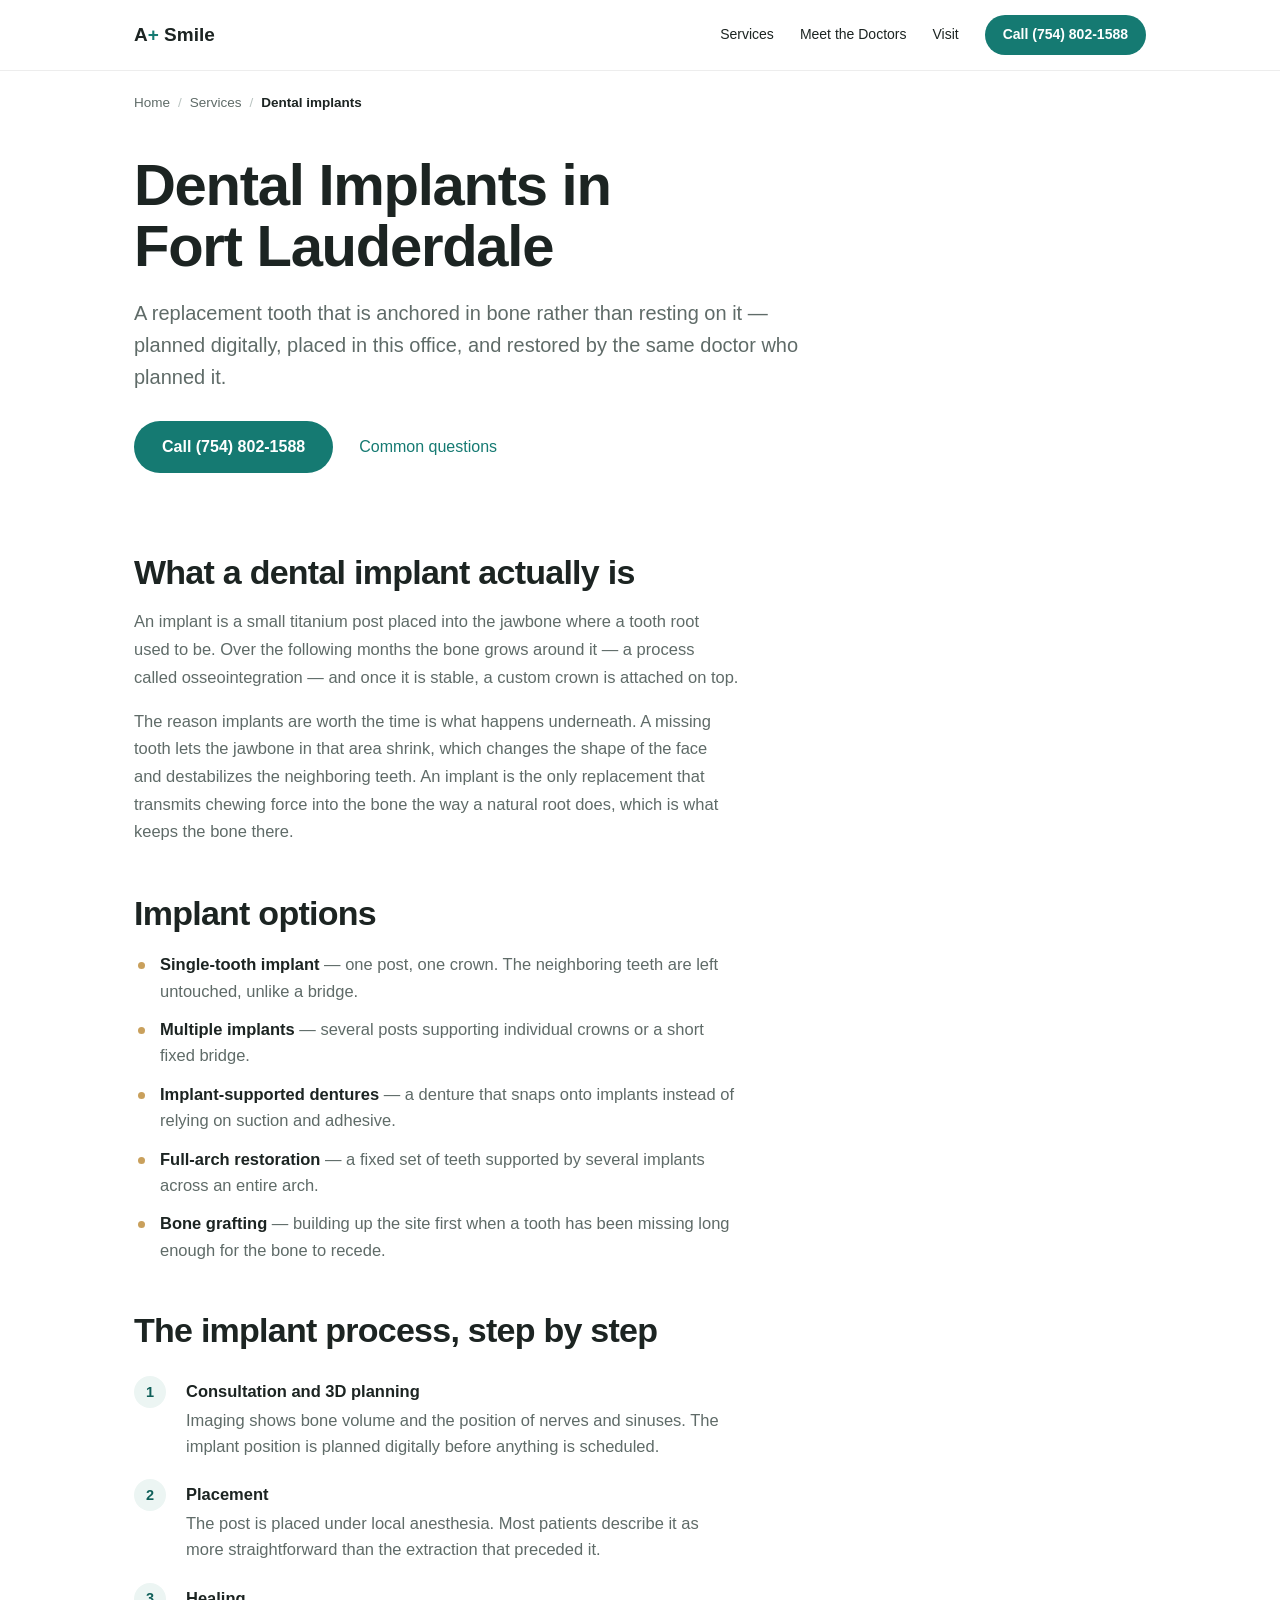
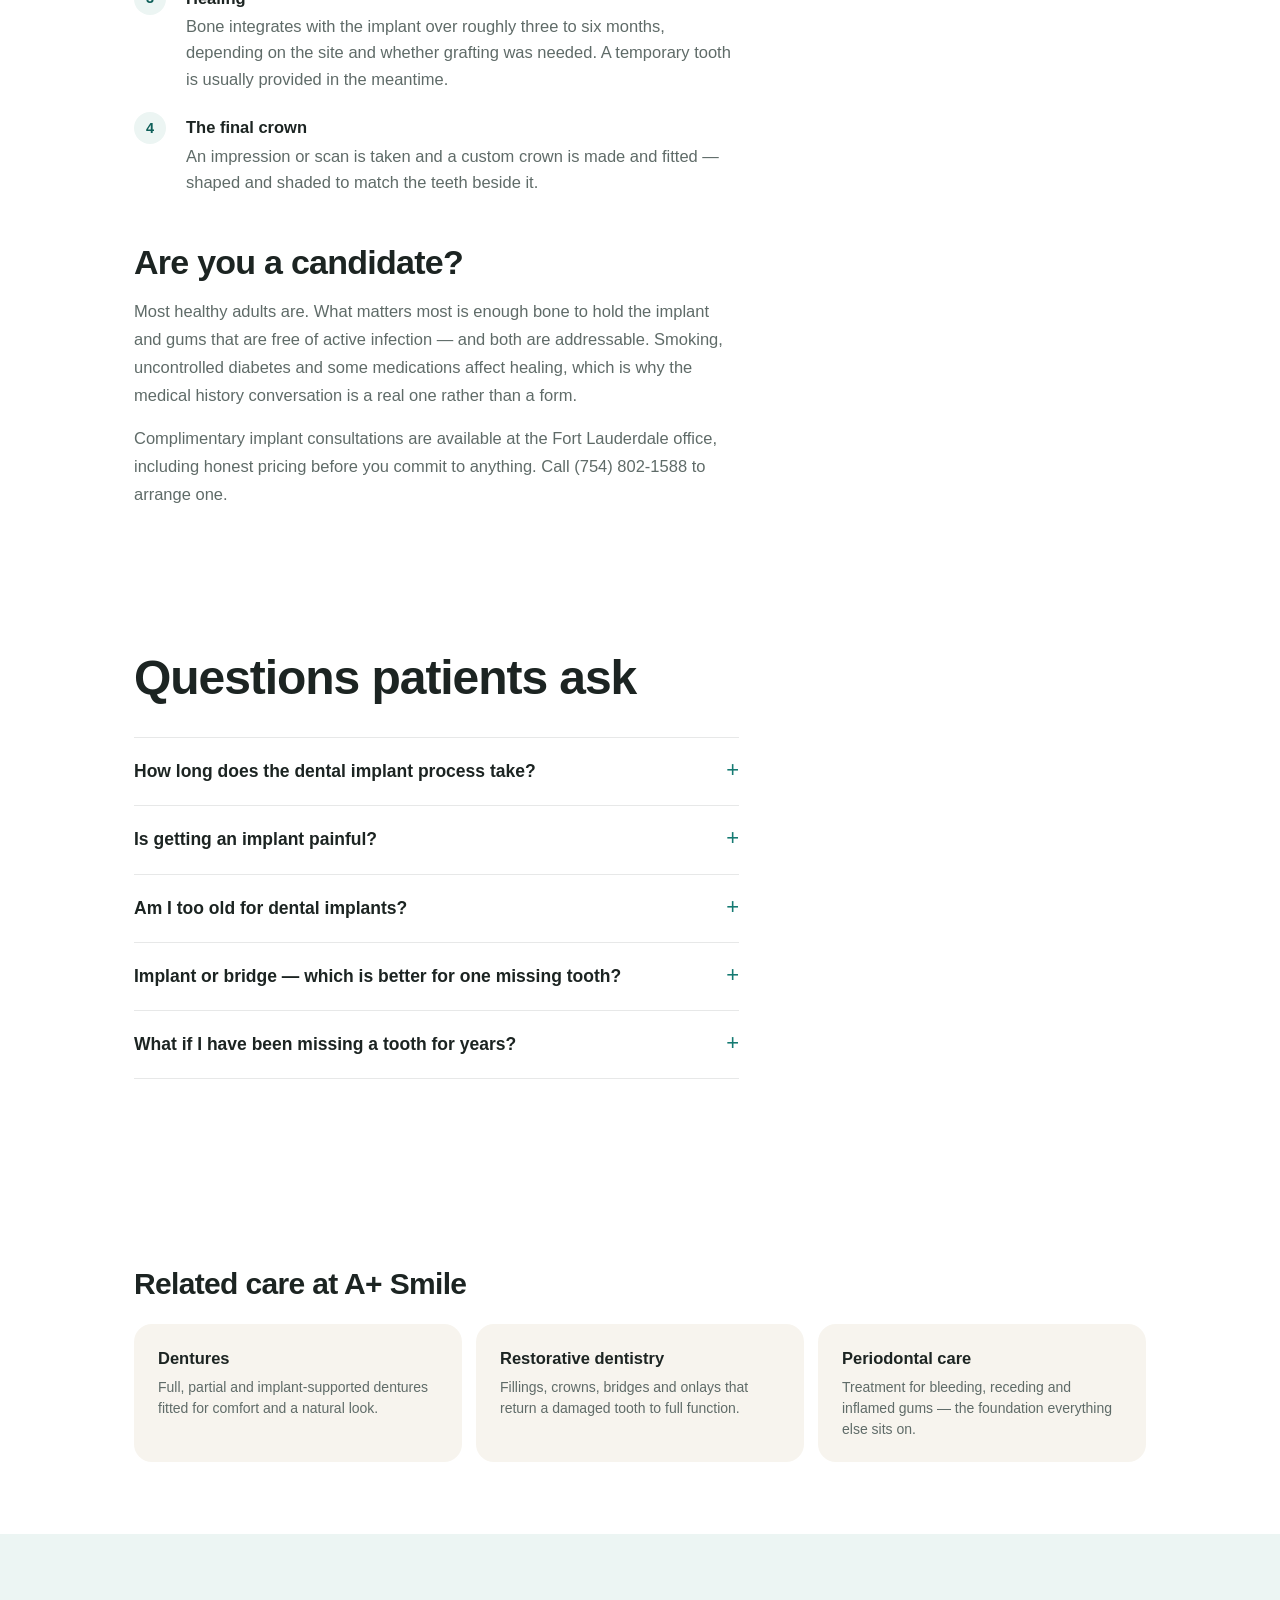
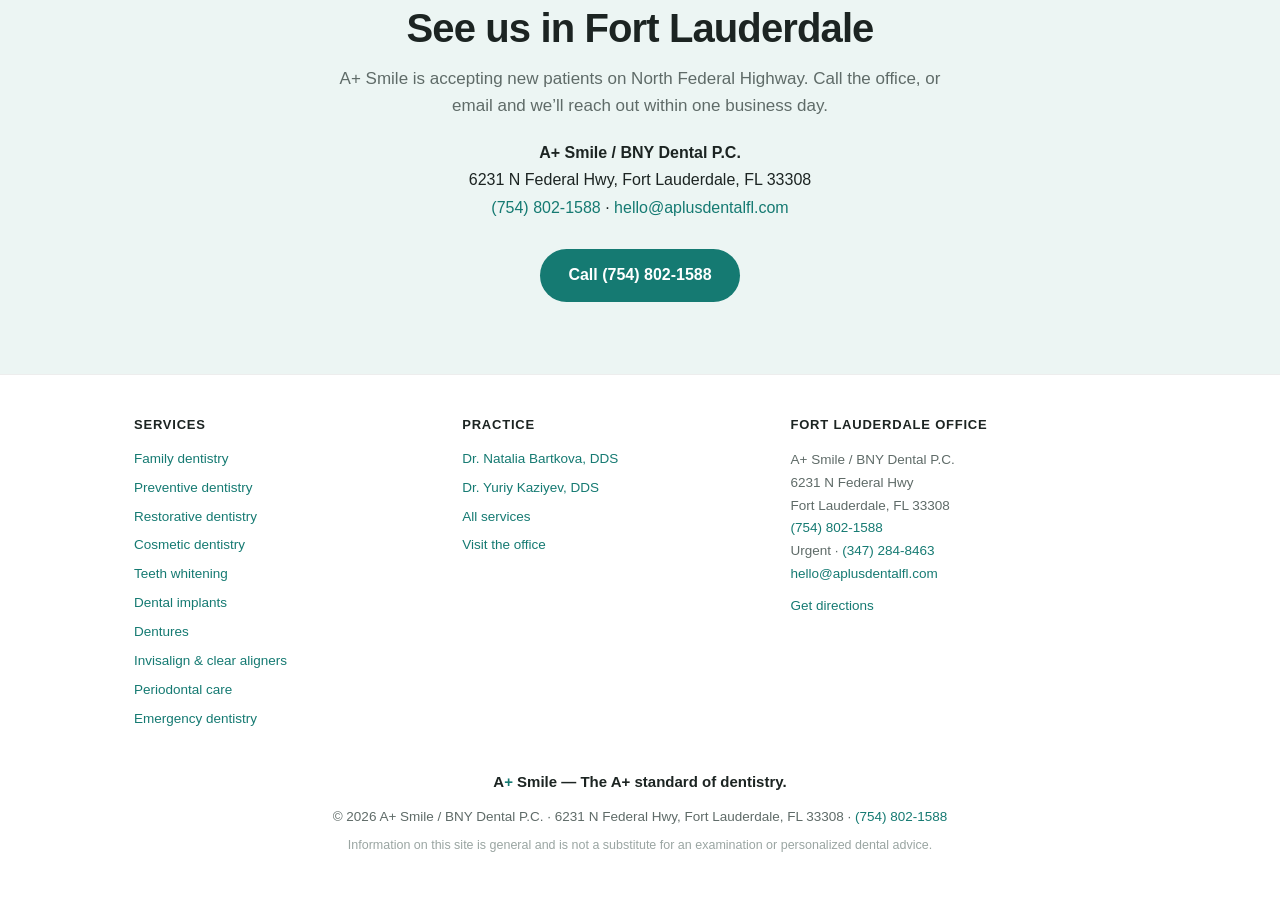
<file: services/dental-implants/index.html>
<!DOCTYPE html>
<html lang="en">
<head>
<meta charset="UTF-8">
<meta name="viewport" content="width=device-width, initial-scale=1.0">
<meta name="color-scheme" content="light">
<title>Dental Implants in Fort Lauderdale, FL | A+ Smile</title>
<meta name="description" content="Single-tooth, multiple-tooth and implant-supported denture options in Fort Lauderdale, planned digitally and placed in-office. Free consult — (754) 802-1588.">
<link rel="canonical" href="https://www.aplusdentalfl.com/services/dental-implants/">
<meta name="robots" content="index, follow, max-image-preview:large, max-snippet:-1">
<meta property="og:type" content="article">
<meta property="og:site_name" content="A+ Smile / BNY Dental P.C.">
<meta property="og:locale" content="en_US">
<meta property="og:title" content="Dental Implants in Fort Lauderdale, FL | A+ Smile">
<meta property="og:description" content="Single-tooth, multiple-tooth and implant-supported denture options in Fort Lauderdale, planned digitally and placed in-office. Free consult — (754) 802-1588.">
<meta property="og:url" content="https://www.aplusdentalfl.com/services/dental-implants/">
<meta property="og:image" content="https://www.aplusdentalfl.com/assets/before-after.jpg">
<meta name="twitter:card" content="summary_large_image">
<meta name="twitter:title" content="Dental Implants in Fort Lauderdale, FL | A+ Smile">
<meta name="twitter:description" content="Single-tooth, multiple-tooth and implant-supported denture options in Fort Lauderdale, planned digitally and placed in-office. Free consult — (754) 802-1588.">
<meta name="twitter:image" content="https://www.aplusdentalfl.com/assets/before-after.jpg">
<meta name="geo.region" content="US-FL">
<meta name="geo.placename" content="Fort Lauderdale, Florida">
<link rel="icon" href="/assets/favicon.svg" type="image/svg+xml">
<link rel="apple-touch-icon" href="/assets/favicon.svg">
<link rel="preload" as="style" href="/assets/site.css">
<link rel="stylesheet" href="/assets/site.css">
<script type="application/ld+json">
{
  "@context": "https://schema.org",
  "@graph": [
    {
      "@type": [
        "Dentist",
        "LocalBusiness"
      ],
      "@id": "https://www.aplusdentalfl.com/#practice",
      "name": "A+ Smile",
      "alternateName": [
        "BNY Dental P.C.",
        "A+ Smile / BNY Dental P.C.",
        "A Plus Smile"
      ],
      "legalName": "BNY Dental P.C.",
      "url": "https://www.aplusdentalfl.com/",
      "telephone": "+17548021588",
      "email": "hello@aplusdentalfl.com",
      "image": "https://www.aplusdentalfl.com/assets/before-after.jpg",
      "address": {
        "@type": "PostalAddress",
        "streetAddress": "6231 N Federal Hwy",
        "addressLocality": "Fort Lauderdale",
        "addressRegion": "FL",
        "postalCode": "33308",
        "addressCountry": "US"
      },
      "hasMap": "https://www.google.com/maps/search/?api=1&query=6231+N+Federal+Hwy%2C+Fort+Lauderdale%2C+FL+33308"
    },
    {
      "@type": "WebPage",
      "@id": "https://www.aplusdentalfl.com/services/dental-implants/#webpage",
      "url": "https://www.aplusdentalfl.com/services/dental-implants/",
      "name": "Dental Implants in Fort Lauderdale, FL | A+ Smile",
      "description": "Single-tooth, multiple-tooth and implant-supported denture options in Fort Lauderdale, planned digitally and placed in-office. Free consult — (754) 802-1588.",
      "isPartOf": {
        "@id": "https://www.aplusdentalfl.com/#website"
      },
      "about": {
        "@id": "https://www.aplusdentalfl.com/#practice"
      },
      "inLanguage": "en-US",
      "breadcrumb": {
        "@id": "https://www.aplusdentalfl.com/services/dental-implants/#breadcrumb"
      }
    },
    {
      "@type": "BreadcrumbList",
      "@id": "https://www.aplusdentalfl.com/services/dental-implants/#breadcrumb",
      "itemListElement": [
        {
          "@type": "ListItem",
          "position": 1,
          "name": "Home",
          "item": "https://www.aplusdentalfl.com/"
        },
        {
          "@type": "ListItem",
          "position": 2,
          "name": "Services",
          "item": "https://www.aplusdentalfl.com/services/"
        },
        {
          "@type": "ListItem",
          "position": 3,
          "name": "Dental implants",
          "item": "https://www.aplusdentalfl.com/services/dental-implants/"
        }
      ]
    },
    {
      "@type": "Service",
      "@id": "https://www.aplusdentalfl.com/services/dental-implants/#service",
      "name": "Dental Implants in Fort Lauderdale, FL",
      "serviceType": "Dental Implants",
      "description": "A replacement tooth that is anchored in bone rather than resting on it — planned digitally, placed in this office, and restored by the same doctor who planned it.",
      "url": "https://www.aplusdentalfl.com/services/dental-implants/",
      "provider": {
        "@id": "https://www.aplusdentalfl.com/#practice"
      },
      "areaServed": [
        {
          "@type": "City",
          "name": "Fort Lauderdale",
          "addressRegion": "FL"
        },
        {
          "@type": "City",
          "name": "Oakland Park",
          "addressRegion": "FL"
        },
        {
          "@type": "City",
          "name": "Wilton Manors",
          "addressRegion": "FL"
        },
        {
          "@type": "City",
          "name": "Lauderdale-by-the-Sea",
          "addressRegion": "FL"
        },
        {
          "@type": "City",
          "name": "Pompano Beach",
          "addressRegion": "FL"
        },
        {
          "@type": "City",
          "name": "Sea Ranch Lakes",
          "addressRegion": "FL"
        },
        {
          "@type": "City",
          "name": "Lighthouse Point",
          "addressRegion": "FL"
        }
      ],
      "audience": {
        "@type": "Audience",
        "audienceType": "Dental patients"
      }
    },
    {
      "@type": "FAQPage",
      "@id": "https://www.aplusdentalfl.com/services/dental-implants/#faq",
      "mainEntity": [
        {
          "@type": "Question",
          "name": "How long does the dental implant process take?",
          "acceptedAnswer": {
            "@type": "Answer",
            "text": "From placement to final crown is commonly three to six months, because the bone needs time to integrate with the implant. Cases that require bone grafting take longer. A temporary tooth is usually placed so you are not without one during healing."
          }
        },
        {
          "@type": "Question",
          "name": "Is getting an implant painful?",
          "acceptedAnswer": {
            "@type": "Answer",
            "text": "Placement is done under local anesthesia, and most patients report less discomfort than they expected — often comparable to an extraction. Soreness for a few days afterward is normal and is typically managed with over-the-counter medication."
          }
        },
        {
          "@type": "Question",
          "name": "Am I too old for dental implants?",
          "acceptedAnswer": {
            "@type": "Answer",
            "text": "There is no upper age limit. Bone quality and general health matter far more than age, and plenty of implant patients are in their seventies and eighties."
          }
        },
        {
          "@type": "Question",
          "name": "Implant or bridge — which is better for one missing tooth?",
          "acceptedAnswer": {
            "@type": "Answer",
            "text": "An implant does not require cutting down the healthy teeth on either side, and it preserves the bone underneath. A bridge is faster and does not require surgery or a healing period. The doctors will walk through both against your specific situation."
          }
        },
        {
          "@type": "Question",
          "name": "What if I have been missing a tooth for years?",
          "acceptedAnswer": {
            "@type": "Answer",
            "text": "That usually means some bone has been lost, but it rarely rules out an implant. Bone grafting can rebuild the site first. Imaging at the consultation will show exactly what you are working with."
          }
        }
      ]
    }
  ]
}
</script>
</head>
<body>
<!-- Generated by tools/build.py from tools/content.py. Edit content there, then re-run. -->

<nav class="nav" aria-label="Primary">
  <div class="nav-inner">
    <a class="nav-logo" href="/">A<span class="logo-plus">+</span> Smile</a>
    <div class="nav-links">
      <a href="/services/">Services</a>
      <a href="/doctors/">Meet the Doctors</a>
      <a href="/#visit">Visit</a>
      <a class="nav-cta" href="tel:+17548021588">Call (754) 802‑1588</a>
    </div>
  </div>
</nav>

<nav class="breadcrumbs" aria-label="Breadcrumb">
  <ol>
      <li><a href="/">Home</a></li>
      <li><a href="/services/">Services</a></li>
      <li><span aria-current="page">Dental implants</span></li>
  </ol>
</nav>

<header class="page-hero">
  <h1>Dental Implants in Fort Lauderdale</h1>
  <p class="lede">A replacement tooth that is anchored in bone rather than resting on it — planned digitally, placed in this office, and restored by the same doctor who planned it.</p>
  <div class="hero-actions">
    <a class="btn" href="tel:+17548021588">Call (754) 802-1588</a>
    <a class="btn-link" href="#faq">Common questions</a>
  </div>
</header>

<section class="section">
  <div class="prose">
  <h2>What a dental implant actually is</h2>
  <p>An implant is a small titanium post placed into the jawbone where a tooth root used to be. Over the following months the bone grows around it — a process called osseointegration — and once it is stable, a custom crown is attached on top.</p>
  <p>The reason implants are worth the time is what happens underneath. A missing tooth lets the jawbone in that area shrink, which changes the shape of the face and destabilizes the neighboring teeth. An implant is the only replacement that transmits chewing force into the bone the way a natural root does, which is what keeps the bone there.</p>
  <h2>Implant options</h2>
  <ul>
    <li><strong>Single-tooth implant</strong> — one post, one crown. The neighboring teeth are left untouched, unlike a bridge.</li>
    <li><strong>Multiple implants</strong> — several posts supporting individual crowns or a short fixed bridge.</li>
    <li><strong>Implant-supported dentures</strong> — a denture that snaps onto implants instead of relying on suction and adhesive.</li>
    <li><strong>Full-arch restoration</strong> — a fixed set of teeth supported by several implants across an entire arch.</li>
    <li><strong>Bone grafting</strong> — building up the site first when a tooth has been missing long enough for the bone to recede.</li>
  </ul>
  <h2>The implant process, step by step</h2>
  <ol class="steps">
    <li><strong>Consultation and 3D planning</strong>Imaging shows bone volume and the position of nerves and sinuses. The implant position is planned digitally before anything is scheduled.</li>
    <li><strong>Placement</strong>The post is placed under local anesthesia. Most patients describe it as more straightforward than the extraction that preceded it.</li>
    <li><strong>Healing</strong>Bone integrates with the implant over roughly three to six months, depending on the site and whether grafting was needed. A temporary tooth is usually provided in the meantime.</li>
    <li><strong>The final crown</strong>An impression or scan is taken and a custom crown is made and fitted — shaped and shaded to match the teeth beside it.</li>
  </ol>
  <h2>Are you a candidate?</h2>
  <p>Most healthy adults are. What matters most is enough bone to hold the implant and gums that are free of active infection — and both are addressable. Smoking, uncontrolled diabetes and some medications affect healing, which is why the medical history conversation is a real one rather than a form.</p>
  <p>Complimentary implant consultations are available at the Fort Lauderdale office, including honest pricing before you commit to anything. Call (754) 802-1588 to arrange one.</p>
  </div>
</section>

<section class="section" id="faq">
  <h2>Questions patients ask</h2>
  <div class="faq">
    <details>
      <summary>How long does the dental implant process take?</summary>
      <p>From placement to final crown is commonly three to six months, because the bone needs time to integrate with the implant. Cases that require bone grafting take longer. A temporary tooth is usually placed so you are not without one during healing.</p>
    </details>
    <details>
      <summary>Is getting an implant painful?</summary>
      <p>Placement is done under local anesthesia, and most patients report less discomfort than they expected — often comparable to an extraction. Soreness for a few days afterward is normal and is typically managed with over-the-counter medication.</p>
    </details>
    <details>
      <summary>Am I too old for dental implants?</summary>
      <p>There is no upper age limit. Bone quality and general health matter far more than age, and plenty of implant patients are in their seventies and eighties.</p>
    </details>
    <details>
      <summary>Implant or bridge — which is better for one missing tooth?</summary>
      <p>An implant does not require cutting down the healthy teeth on either side, and it preserves the bone underneath. A bridge is faster and does not require surgery or a healing period. The doctors will walk through both against your specific situation.</p>
    </details>
    <details>
      <summary>What if I have been missing a tooth for years?</summary>
      <p>That usually means some bone has been lost, but it rarely rules out an implant. Bone grafting can rebuild the site first. Imaging at the consultation will show exactly what you are working with.</p>
    </details>
  </div>
</section>

<section class="section related">
  <h2>Related care at A+ Smile</h2>
  <div class="link-grid">
    <a class="link-card" href="/services/dentures/"><strong>Dentures</strong><span>Full, partial and implant-supported dentures fitted for comfort and a natural look.</span></a>
    <a class="link-card" href="/services/restorative-dentistry/"><strong>Restorative dentistry</strong><span>Fillings, crowns, bridges and onlays that return a damaged tooth to full function.</span></a>
    <a class="link-card" href="/services/periodontal-care/"><strong>Periodontal care</strong><span>Treatment for bleeding, receding and inflamed gums — the foundation everything else sits on.</span></a>
  </div>
</section>

<section class="section cta-band">
  <h2>See us in Fort Lauderdale</h2>
  <p>A+ Smile is accepting new patients on North Federal Highway. Call the office, or email and we&rsquo;ll reach out within one business day.</p>
  <p class="nap">
    <strong>A+ Smile / BNY Dental P.C.</strong><br>
    6231 N Federal Hwy, Fort Lauderdale, FL 33308<br>
    <a href="tel:+17548021588">(754) 802-1588</a> &middot; <a href="mailto:hello@aplusdentalfl.com">hello@aplusdentalfl.com</a>
  </p>
  <a class="btn" href="tel:+17548021588">Call (754) 802-1588</a>
</section>

<footer class="footer">
  <div class="footer-nav">
    <div class="footer-col">
      <h2>Services</h2>
      <ul>
        <li><a href="/services/family-dentistry/">Family dentistry</a></li>
        <li><a href="/services/preventive-dentistry/">Preventive dentistry</a></li>
        <li><a href="/services/restorative-dentistry/">Restorative dentistry</a></li>
        <li><a href="/services/cosmetic-dentistry/">Cosmetic dentistry</a></li>
        <li><a href="/services/teeth-whitening/">Teeth whitening</a></li>
        <li><a href="/services/dental-implants/">Dental implants</a></li>
        <li><a href="/services/dentures/">Dentures</a></li>
        <li><a href="/services/invisalign/">Invisalign &amp; clear aligners</a></li>
        <li><a href="/services/periodontal-care/">Periodontal care</a></li>
        <li><a href="/services/emergency-dentistry/">Emergency dentistry</a></li>
      </ul>
    </div>
    <div class="footer-col">
      <h2>Practice</h2>
      <ul>
        <li><a href="/doctors/dr-natalia-bartkova/">Dr. Natalia Bartkova, DDS</a></li>
        <li><a href="/doctors/dr-yuriy-kaziyev/">Dr. Yuriy Kaziyev, DDS</a></li>
        <li><a href="/services/">All services</a></li>
        <li><a href="/#visit">Visit the office</a></li>
      </ul>
    </div>
    <div class="footer-col">
      <h2>Fort Lauderdale office</h2>
      <address>
        A+ Smile / BNY Dental P.C.<br>
        6231 N Federal Hwy<br>
        Fort Lauderdale, FL 33308<br>
        <a href="tel:+17548021588">(754) 802-1588</a><br>
        Urgent &middot; <a href="tel:+13472848463">(347) 284-8463</a><br>
        <a href="mailto:hello@aplusdentalfl.com">hello@aplusdentalfl.com</a>
      </address>
      <p><a href="https://www.google.com/maps/search/?api=1&amp;query=6231+N+Federal+Hwy%2C+Fort+Lauderdale%2C+FL+33308" target="_blank" rel="noopener">Get directions</a></p>
    </div>
  </div>
  <p class="footer-motto">A<span class="logo-plus">+</span> Smile &mdash; The A+ standard of dentistry.</p>
  <p>&copy; 2026 A+ Smile / BNY Dental P.C. &middot; 6231 N Federal Hwy, Fort Lauderdale, FL 33308 &middot; <a href="tel:+17548021588">(754) 802-1588</a></p>
  <p class="fine">Information on this site is general and is not a substitute for an examination or personalized dental advice.</p>
</footer>

</body>
</html>
</file>
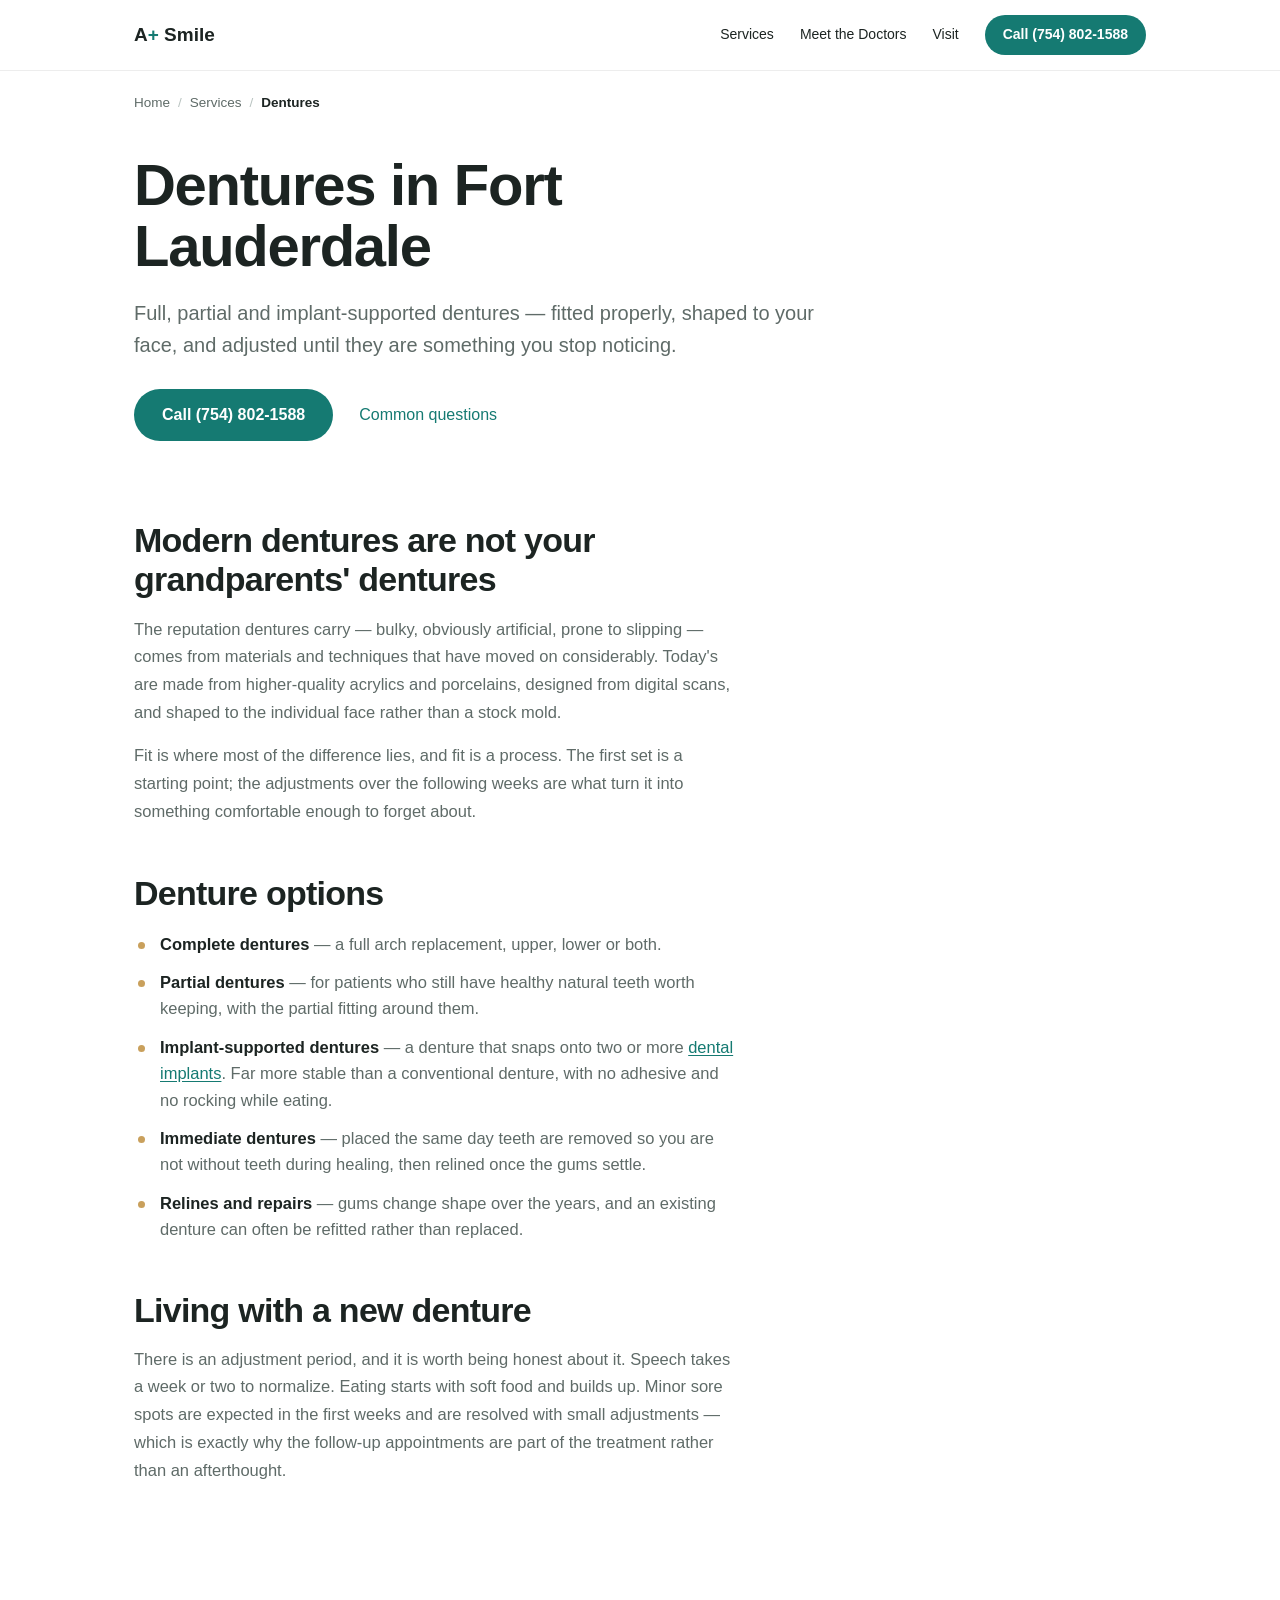
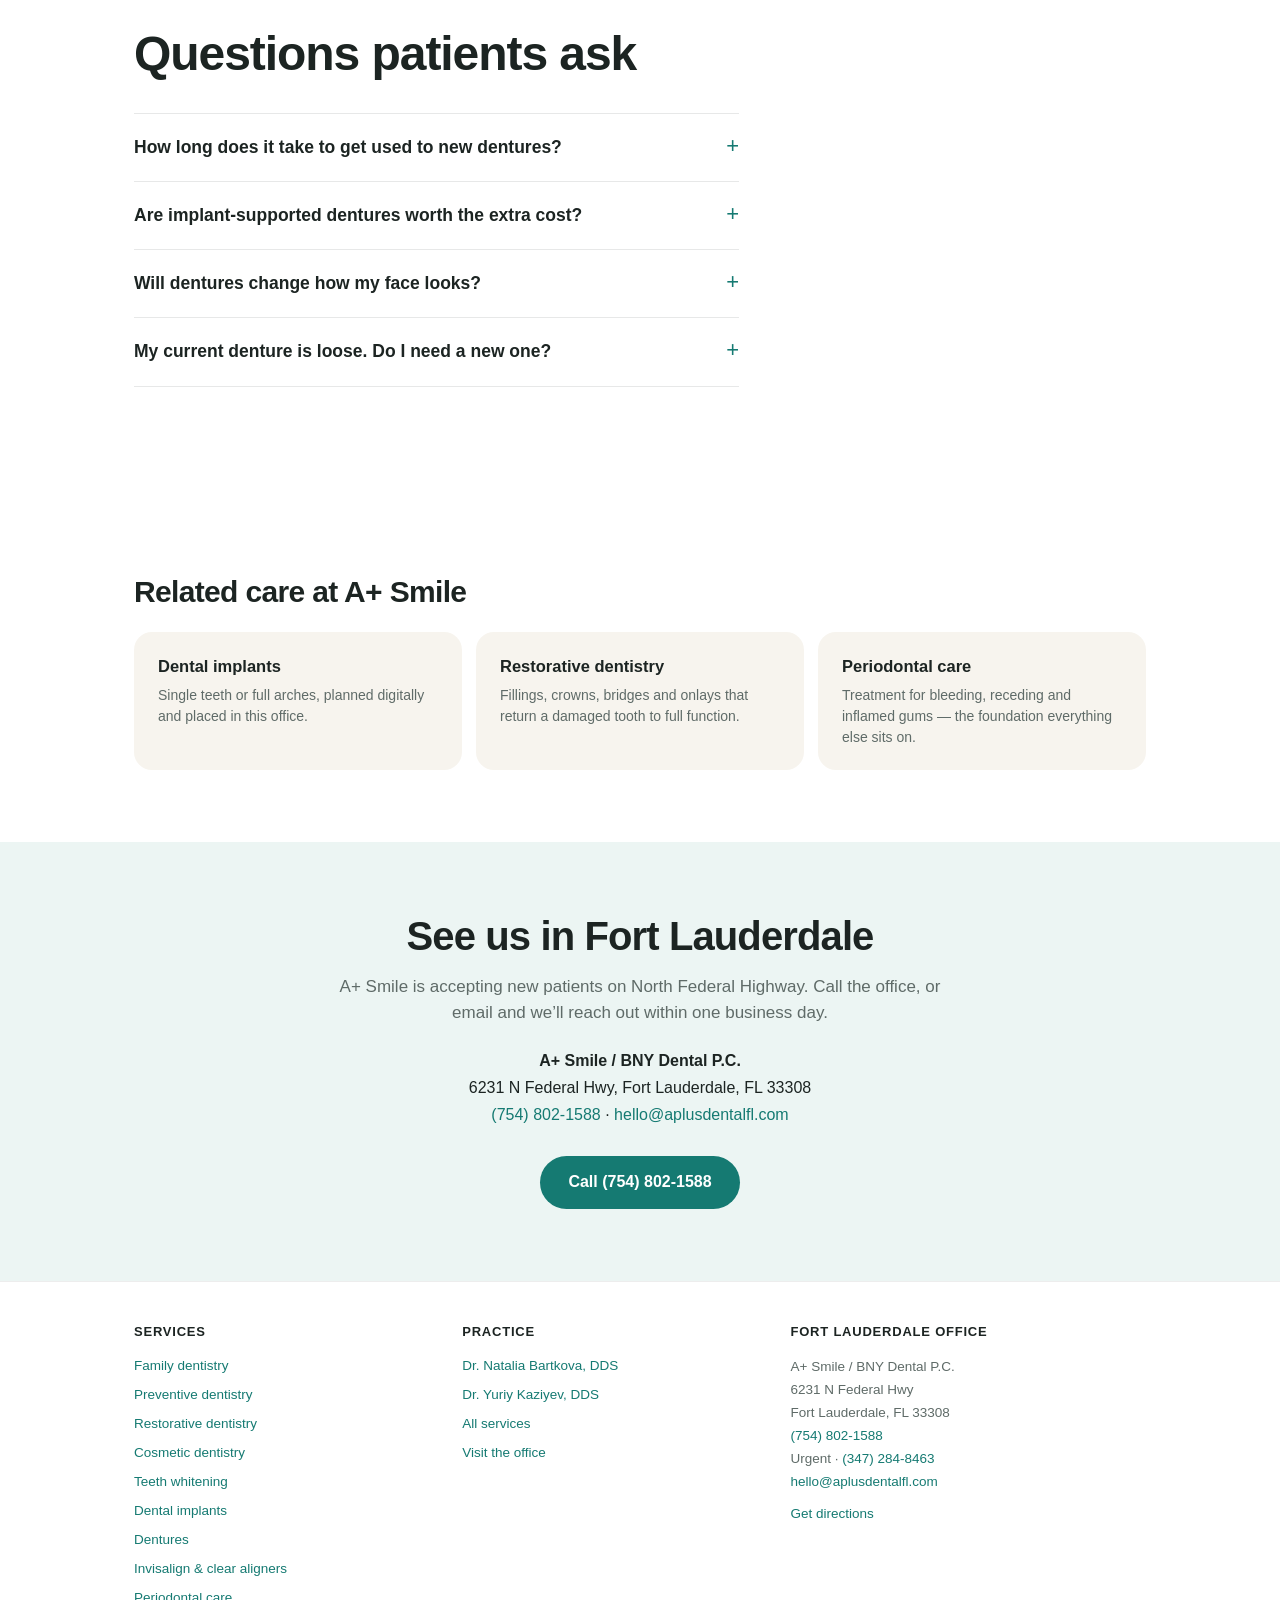
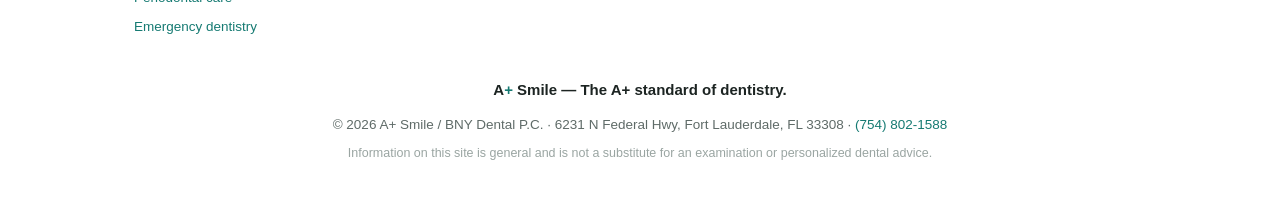
<file: services/dentures/index.html>
<!DOCTYPE html>
<html lang="en">
<head>
<meta charset="UTF-8">
<meta name="viewport" content="width=device-width, initial-scale=1.0">
<meta name="color-scheme" content="light">
<title>Dentures in Fort Lauderdale, FL | A+ Smile</title>
<meta name="description" content="Full, partial and implant-supported dentures at A+ Smile in Fort Lauderdale, fitted for comfort and a natural look. Call (754) 802-1588 to book a consult.">
<link rel="canonical" href="https://www.aplusdentalfl.com/services/dentures/">
<meta name="robots" content="index, follow, max-image-preview:large, max-snippet:-1">
<meta property="og:type" content="article">
<meta property="og:site_name" content="A+ Smile / BNY Dental P.C.">
<meta property="og:locale" content="en_US">
<meta property="og:title" content="Dentures in Fort Lauderdale, FL | A+ Smile">
<meta property="og:description" content="Full, partial and implant-supported dentures at A+ Smile in Fort Lauderdale, fitted for comfort and a natural look. Call (754) 802-1588 to book a consult.">
<meta property="og:url" content="https://www.aplusdentalfl.com/services/dentures/">
<meta property="og:image" content="https://www.aplusdentalfl.com/assets/before-after.jpg">
<meta name="twitter:card" content="summary_large_image">
<meta name="twitter:title" content="Dentures in Fort Lauderdale, FL | A+ Smile">
<meta name="twitter:description" content="Full, partial and implant-supported dentures at A+ Smile in Fort Lauderdale, fitted for comfort and a natural look. Call (754) 802-1588 to book a consult.">
<meta name="twitter:image" content="https://www.aplusdentalfl.com/assets/before-after.jpg">
<meta name="geo.region" content="US-FL">
<meta name="geo.placename" content="Fort Lauderdale, Florida">
<link rel="icon" href="/assets/favicon.svg" type="image/svg+xml">
<link rel="apple-touch-icon" href="/assets/favicon.svg">
<link rel="preload" as="style" href="/assets/site.css">
<link rel="stylesheet" href="/assets/site.css">
<script type="application/ld+json">
{
  "@context": "https://schema.org",
  "@graph": [
    {
      "@type": [
        "Dentist",
        "LocalBusiness"
      ],
      "@id": "https://www.aplusdentalfl.com/#practice",
      "name": "A+ Smile",
      "alternateName": [
        "BNY Dental P.C.",
        "A+ Smile / BNY Dental P.C.",
        "A Plus Smile"
      ],
      "legalName": "BNY Dental P.C.",
      "url": "https://www.aplusdentalfl.com/",
      "telephone": "+17548021588",
      "email": "hello@aplusdentalfl.com",
      "image": "https://www.aplusdentalfl.com/assets/before-after.jpg",
      "address": {
        "@type": "PostalAddress",
        "streetAddress": "6231 N Federal Hwy",
        "addressLocality": "Fort Lauderdale",
        "addressRegion": "FL",
        "postalCode": "33308",
        "addressCountry": "US"
      },
      "hasMap": "https://www.google.com/maps/search/?api=1&query=6231+N+Federal+Hwy%2C+Fort+Lauderdale%2C+FL+33308"
    },
    {
      "@type": "WebPage",
      "@id": "https://www.aplusdentalfl.com/services/dentures/#webpage",
      "url": "https://www.aplusdentalfl.com/services/dentures/",
      "name": "Dentures in Fort Lauderdale, FL | A+ Smile",
      "description": "Full, partial and implant-supported dentures at A+ Smile in Fort Lauderdale, fitted for comfort and a natural look. Call (754) 802-1588 to book a consult.",
      "isPartOf": {
        "@id": "https://www.aplusdentalfl.com/#website"
      },
      "about": {
        "@id": "https://www.aplusdentalfl.com/#practice"
      },
      "inLanguage": "en-US",
      "breadcrumb": {
        "@id": "https://www.aplusdentalfl.com/services/dentures/#breadcrumb"
      }
    },
    {
      "@type": "BreadcrumbList",
      "@id": "https://www.aplusdentalfl.com/services/dentures/#breadcrumb",
      "itemListElement": [
        {
          "@type": "ListItem",
          "position": 1,
          "name": "Home",
          "item": "https://www.aplusdentalfl.com/"
        },
        {
          "@type": "ListItem",
          "position": 2,
          "name": "Services",
          "item": "https://www.aplusdentalfl.com/services/"
        },
        {
          "@type": "ListItem",
          "position": 3,
          "name": "Dentures",
          "item": "https://www.aplusdentalfl.com/services/dentures/"
        }
      ]
    },
    {
      "@type": "Service",
      "@id": "https://www.aplusdentalfl.com/services/dentures/#service",
      "name": "Dentures in Fort Lauderdale, FL",
      "serviceType": "Dentures",
      "description": "Full, partial and implant-supported dentures — fitted properly, shaped to your face, and adjusted until they are something you stop noticing.",
      "url": "https://www.aplusdentalfl.com/services/dentures/",
      "provider": {
        "@id": "https://www.aplusdentalfl.com/#practice"
      },
      "areaServed": [
        {
          "@type": "City",
          "name": "Fort Lauderdale",
          "addressRegion": "FL"
        },
        {
          "@type": "City",
          "name": "Oakland Park",
          "addressRegion": "FL"
        },
        {
          "@type": "City",
          "name": "Wilton Manors",
          "addressRegion": "FL"
        },
        {
          "@type": "City",
          "name": "Lauderdale-by-the-Sea",
          "addressRegion": "FL"
        },
        {
          "@type": "City",
          "name": "Pompano Beach",
          "addressRegion": "FL"
        },
        {
          "@type": "City",
          "name": "Sea Ranch Lakes",
          "addressRegion": "FL"
        },
        {
          "@type": "City",
          "name": "Lighthouse Point",
          "addressRegion": "FL"
        }
      ],
      "audience": {
        "@type": "Audience",
        "audienceType": "Dental patients"
      }
    },
    {
      "@type": "FAQPage",
      "@id": "https://www.aplusdentalfl.com/services/dentures/#faq",
      "mainEntity": [
        {
          "@type": "Question",
          "name": "How long does it take to get used to new dentures?",
          "acceptedAnswer": {
            "@type": "Answer",
            "text": "Most patients adjust over several weeks. Speech usually normalizes within one to two weeks, and eating confidence builds over a month or so. Sore spots in the early weeks are normal and are fixed with quick adjustments — do not wait them out."
          }
        },
        {
          "@type": "Question",
          "name": "Are implant-supported dentures worth the extra cost?",
          "acceptedAnswer": {
            "@type": "Answer",
            "text": "For many patients, yes — particularly on the lower arch, where conventional dentures have the least suction to hold onto. They stay put while eating, require no adhesive, and help preserve jawbone. The consultation will lay out the difference against your situation."
          }
        },
        {
          "@type": "Question",
          "name": "Will dentures change how my face looks?",
          "acceptedAnswer": {
            "@type": "Answer",
            "text": "A well-made denture supports the lips and cheeks, which often restores facial structure that was lost when teeth were removed. Tooth shape, size and shade are chosen with you, and photographs of your natural smile are genuinely useful to bring."
          }
        },
        {
          "@type": "Question",
          "name": "My current denture is loose. Do I need a new one?",
          "acceptedAnswer": {
            "@type": "Answer",
            "text": "Not necessarily. Gums reshape over time, and a reline can often restore the fit of an otherwise sound denture. Bring it in and it can be assessed before anyone talks about replacing it."
          }
        }
      ]
    }
  ]
}
</script>
</head>
<body>
<!-- Generated by tools/build.py from tools/content.py. Edit content there, then re-run. -->

<nav class="nav" aria-label="Primary">
  <div class="nav-inner">
    <a class="nav-logo" href="/">A<span class="logo-plus">+</span> Smile</a>
    <div class="nav-links">
      <a href="/services/">Services</a>
      <a href="/doctors/">Meet the Doctors</a>
      <a href="/#visit">Visit</a>
      <a class="nav-cta" href="tel:+17548021588">Call (754) 802‑1588</a>
    </div>
  </div>
</nav>

<nav class="breadcrumbs" aria-label="Breadcrumb">
  <ol>
      <li><a href="/">Home</a></li>
      <li><a href="/services/">Services</a></li>
      <li><span aria-current="page">Dentures</span></li>
  </ol>
</nav>

<header class="page-hero">
  <h1>Dentures in Fort Lauderdale</h1>
  <p class="lede">Full, partial and implant-supported dentures — fitted properly, shaped to your face, and adjusted until they are something you stop noticing.</p>
  <div class="hero-actions">
    <a class="btn" href="tel:+17548021588">Call (754) 802-1588</a>
    <a class="btn-link" href="#faq">Common questions</a>
  </div>
</header>

<section class="section">
  <div class="prose">
  <h2>Modern dentures are not your grandparents&#x27; dentures</h2>
  <p>The reputation dentures carry — bulky, obviously artificial, prone to slipping — comes from materials and techniques that have moved on considerably. Today's are made from higher-quality acrylics and porcelains, designed from digital scans, and shaped to the individual face rather than a stock mold.</p>
  <p>Fit is where most of the difference lies, and fit is a process. The first set is a starting point; the adjustments over the following weeks are what turn it into something comfortable enough to forget about.</p>
  <h2>Denture options</h2>
  <ul>
    <li><strong>Complete dentures</strong> — a full arch replacement, upper, lower or both.</li>
    <li><strong>Partial dentures</strong> — for patients who still have healthy natural teeth worth keeping, with the partial fitting around them.</li>
    <li><strong>Implant-supported dentures</strong> — a denture that snaps onto two or more <a href="/services/dental-implants/">dental implants</a>. Far more stable than a conventional denture, with no adhesive and no rocking while eating.</li>
    <li><strong>Immediate dentures</strong> — placed the same day teeth are removed so you are not without teeth during healing, then relined once the gums settle.</li>
    <li><strong>Relines and repairs</strong> — gums change shape over the years, and an existing denture can often be refitted rather than replaced.</li>
  </ul>
  <h2>Living with a new denture</h2>
  <p>There is an adjustment period, and it is worth being honest about it. Speech takes a week or two to normalize. Eating starts with soft food and builds up. Minor sore spots are expected in the first weeks and are resolved with small adjustments — which is exactly why the follow-up appointments are part of the treatment rather than an afterthought.</p>
  </div>
</section>

<section class="section" id="faq">
  <h2>Questions patients ask</h2>
  <div class="faq">
    <details>
      <summary>How long does it take to get used to new dentures?</summary>
      <p>Most patients adjust over several weeks. Speech usually normalizes within one to two weeks, and eating confidence builds over a month or so. Sore spots in the early weeks are normal and are fixed with quick adjustments — do not wait them out.</p>
    </details>
    <details>
      <summary>Are implant-supported dentures worth the extra cost?</summary>
      <p>For many patients, yes — particularly on the lower arch, where conventional dentures have the least suction to hold onto. They stay put while eating, require no adhesive, and help preserve jawbone. The consultation will lay out the difference against your situation.</p>
    </details>
    <details>
      <summary>Will dentures change how my face looks?</summary>
      <p>A well-made denture supports the lips and cheeks, which often restores facial structure that was lost when teeth were removed. Tooth shape, size and shade are chosen with you, and photographs of your natural smile are genuinely useful to bring.</p>
    </details>
    <details>
      <summary>My current denture is loose. Do I need a new one?</summary>
      <p>Not necessarily. Gums reshape over time, and a reline can often restore the fit of an otherwise sound denture. Bring it in and it can be assessed before anyone talks about replacing it.</p>
    </details>
  </div>
</section>

<section class="section related">
  <h2>Related care at A+ Smile</h2>
  <div class="link-grid">
    <a class="link-card" href="/services/dental-implants/"><strong>Dental implants</strong><span>Single teeth or full arches, planned digitally and placed in this office.</span></a>
    <a class="link-card" href="/services/restorative-dentistry/"><strong>Restorative dentistry</strong><span>Fillings, crowns, bridges and onlays that return a damaged tooth to full function.</span></a>
    <a class="link-card" href="/services/periodontal-care/"><strong>Periodontal care</strong><span>Treatment for bleeding, receding and inflamed gums — the foundation everything else sits on.</span></a>
  </div>
</section>

<section class="section cta-band">
  <h2>See us in Fort Lauderdale</h2>
  <p>A+ Smile is accepting new patients on North Federal Highway. Call the office, or email and we&rsquo;ll reach out within one business day.</p>
  <p class="nap">
    <strong>A+ Smile / BNY Dental P.C.</strong><br>
    6231 N Federal Hwy, Fort Lauderdale, FL 33308<br>
    <a href="tel:+17548021588">(754) 802-1588</a> &middot; <a href="mailto:hello@aplusdentalfl.com">hello@aplusdentalfl.com</a>
  </p>
  <a class="btn" href="tel:+17548021588">Call (754) 802-1588</a>
</section>

<footer class="footer">
  <div class="footer-nav">
    <div class="footer-col">
      <h2>Services</h2>
      <ul>
        <li><a href="/services/family-dentistry/">Family dentistry</a></li>
        <li><a href="/services/preventive-dentistry/">Preventive dentistry</a></li>
        <li><a href="/services/restorative-dentistry/">Restorative dentistry</a></li>
        <li><a href="/services/cosmetic-dentistry/">Cosmetic dentistry</a></li>
        <li><a href="/services/teeth-whitening/">Teeth whitening</a></li>
        <li><a href="/services/dental-implants/">Dental implants</a></li>
        <li><a href="/services/dentures/">Dentures</a></li>
        <li><a href="/services/invisalign/">Invisalign &amp; clear aligners</a></li>
        <li><a href="/services/periodontal-care/">Periodontal care</a></li>
        <li><a href="/services/emergency-dentistry/">Emergency dentistry</a></li>
      </ul>
    </div>
    <div class="footer-col">
      <h2>Practice</h2>
      <ul>
        <li><a href="/doctors/dr-natalia-bartkova/">Dr. Natalia Bartkova, DDS</a></li>
        <li><a href="/doctors/dr-yuriy-kaziyev/">Dr. Yuriy Kaziyev, DDS</a></li>
        <li><a href="/services/">All services</a></li>
        <li><a href="/#visit">Visit the office</a></li>
      </ul>
    </div>
    <div class="footer-col">
      <h2>Fort Lauderdale office</h2>
      <address>
        A+ Smile / BNY Dental P.C.<br>
        6231 N Federal Hwy<br>
        Fort Lauderdale, FL 33308<br>
        <a href="tel:+17548021588">(754) 802-1588</a><br>
        Urgent &middot; <a href="tel:+13472848463">(347) 284-8463</a><br>
        <a href="mailto:hello@aplusdentalfl.com">hello@aplusdentalfl.com</a>
      </address>
      <p><a href="https://www.google.com/maps/search/?api=1&amp;query=6231+N+Federal+Hwy%2C+Fort+Lauderdale%2C+FL+33308" target="_blank" rel="noopener">Get directions</a></p>
    </div>
  </div>
  <p class="footer-motto">A<span class="logo-plus">+</span> Smile &mdash; The A+ standard of dentistry.</p>
  <p>&copy; 2026 A+ Smile / BNY Dental P.C. &middot; 6231 N Federal Hwy, Fort Lauderdale, FL 33308 &middot; <a href="tel:+17548021588">(754) 802-1588</a></p>
  <p class="fine">Information on this site is general and is not a substitute for an examination or personalized dental advice.</p>
</footer>

</body>
</html>
</file>
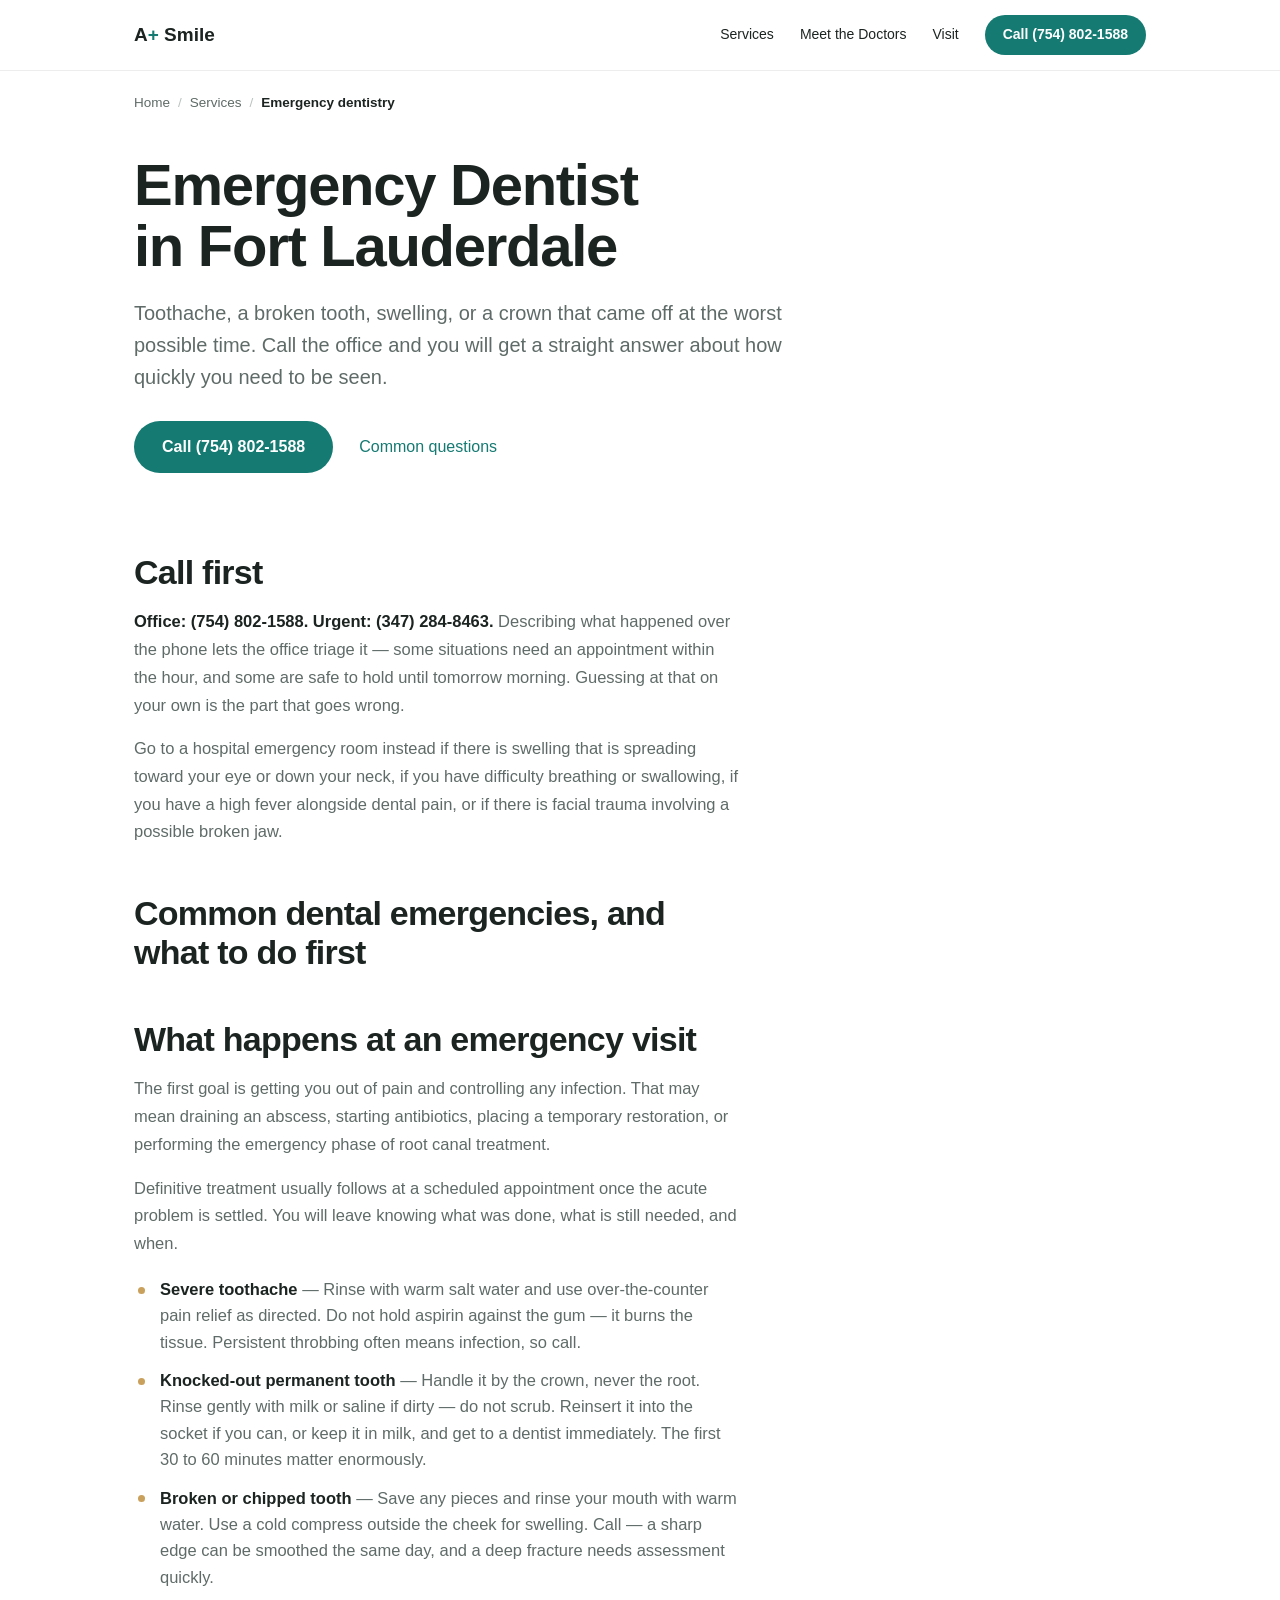
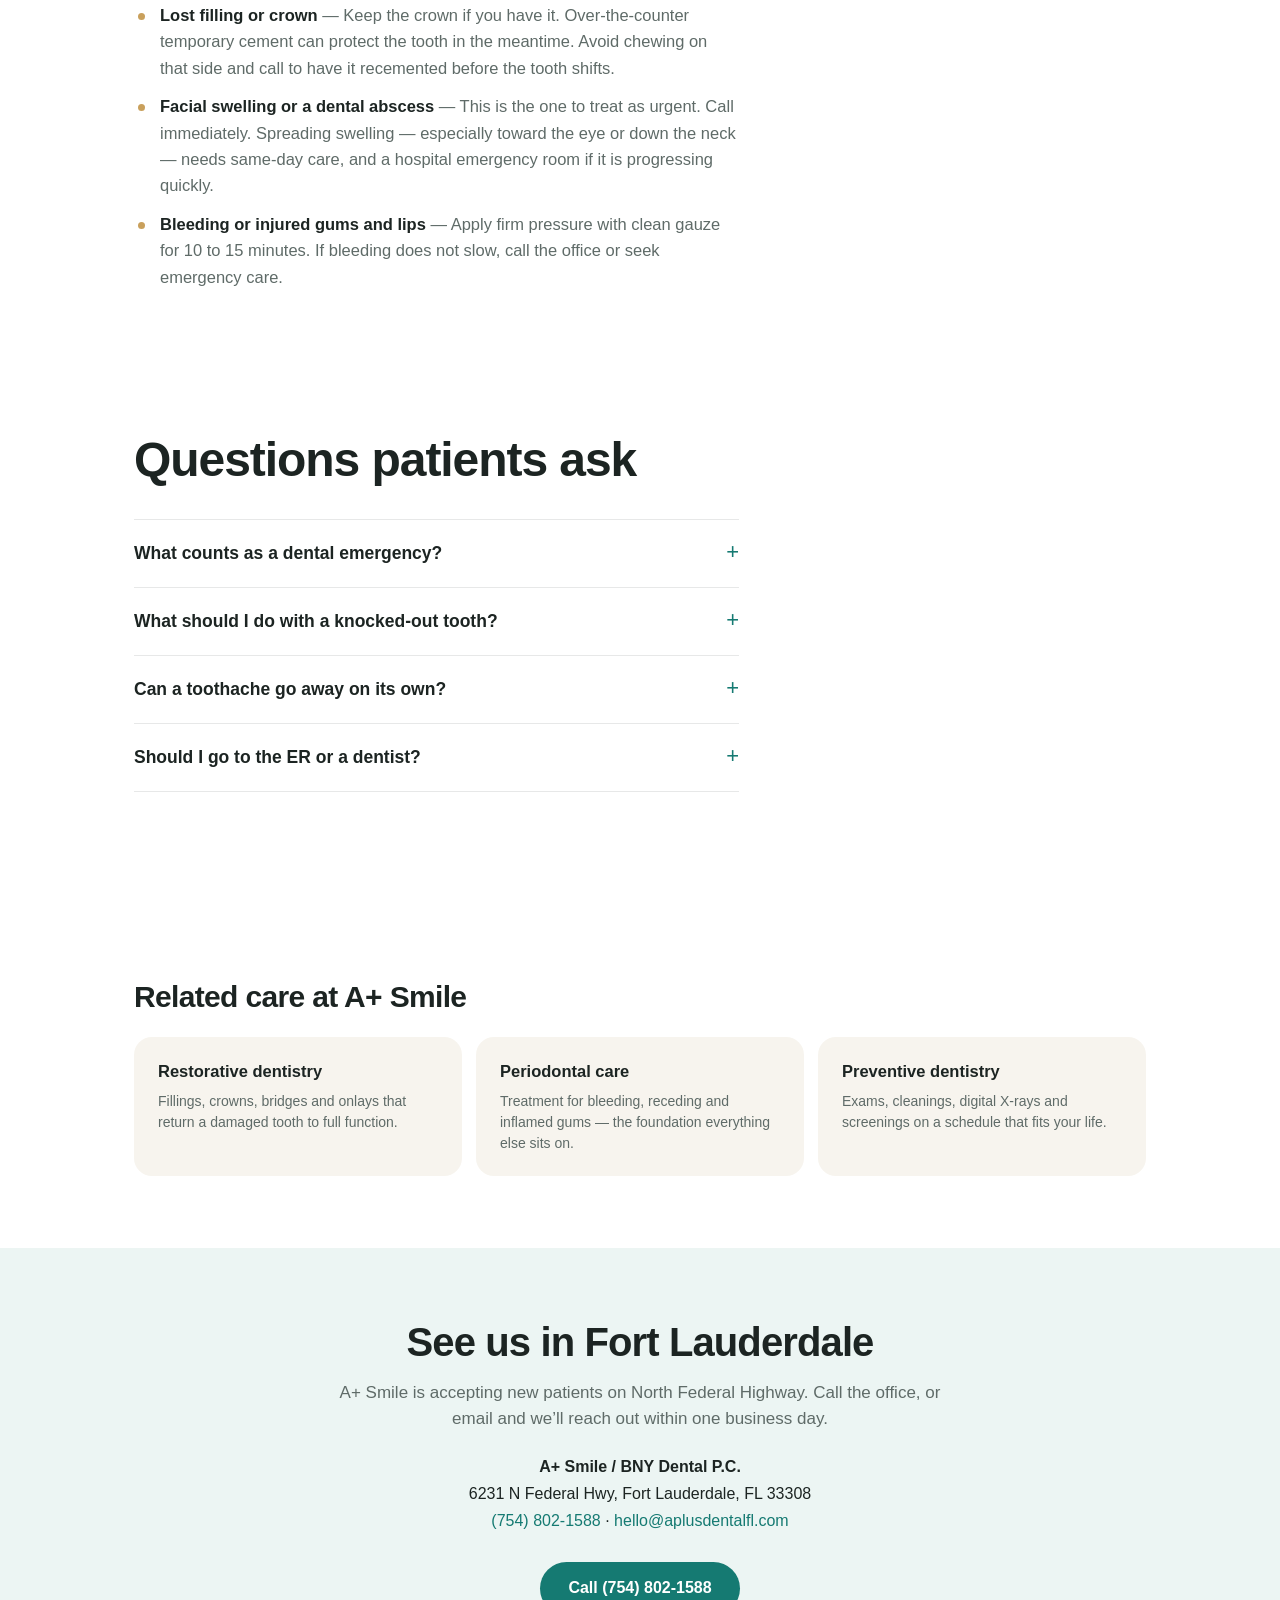
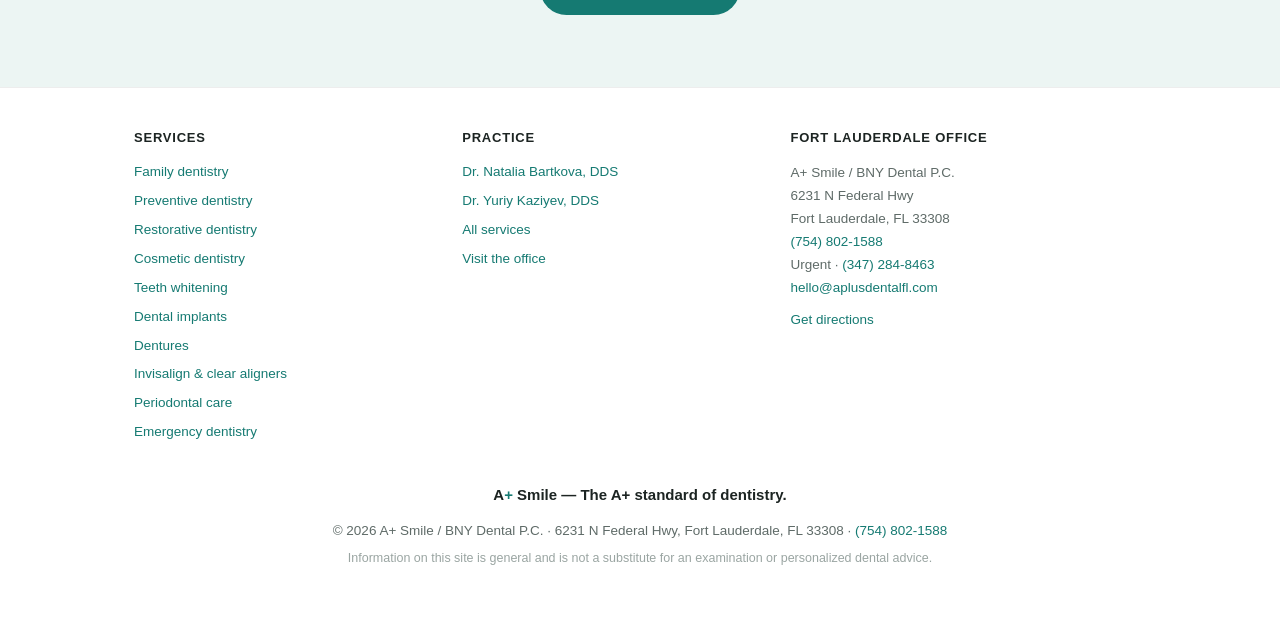
<file: services/emergency-dentistry/index.html>
<!DOCTYPE html>
<html lang="en">
<head>
<meta charset="UTF-8">
<meta name="viewport" content="width=device-width, initial-scale=1.0">
<meta name="color-scheme" content="light">
<title>Emergency Dentist in Fort Lauderdale, FL | A+ Smile</title>
<meta name="description" content="Dental emergency in Fort Lauderdale? Call A+ Smile at (754) 802-1588, or (347) 284-8463 for urgent care. Toothache, broken tooth, swelling and lost crowns.">
<link rel="canonical" href="https://www.aplusdentalfl.com/services/emergency-dentistry/">
<meta name="robots" content="index, follow, max-image-preview:large, max-snippet:-1">
<meta property="og:type" content="article">
<meta property="og:site_name" content="A+ Smile / BNY Dental P.C.">
<meta property="og:locale" content="en_US">
<meta property="og:title" content="Emergency Dentist in Fort Lauderdale, FL | A+ Smile">
<meta property="og:description" content="Dental emergency in Fort Lauderdale? Call A+ Smile at (754) 802-1588, or (347) 284-8463 for urgent care. Toothache, broken tooth, swelling and lost crowns.">
<meta property="og:url" content="https://www.aplusdentalfl.com/services/emergency-dentistry/">
<meta property="og:image" content="https://www.aplusdentalfl.com/assets/before-after.jpg">
<meta name="twitter:card" content="summary_large_image">
<meta name="twitter:title" content="Emergency Dentist in Fort Lauderdale, FL | A+ Smile">
<meta name="twitter:description" content="Dental emergency in Fort Lauderdale? Call A+ Smile at (754) 802-1588, or (347) 284-8463 for urgent care. Toothache, broken tooth, swelling and lost crowns.">
<meta name="twitter:image" content="https://www.aplusdentalfl.com/assets/before-after.jpg">
<meta name="geo.region" content="US-FL">
<meta name="geo.placename" content="Fort Lauderdale, Florida">
<link rel="icon" href="/assets/favicon.svg" type="image/svg+xml">
<link rel="apple-touch-icon" href="/assets/favicon.svg">
<link rel="preload" as="style" href="/assets/site.css">
<link rel="stylesheet" href="/assets/site.css">
<script type="application/ld+json">
{
  "@context": "https://schema.org",
  "@graph": [
    {
      "@type": [
        "Dentist",
        "LocalBusiness"
      ],
      "@id": "https://www.aplusdentalfl.com/#practice",
      "name": "A+ Smile",
      "alternateName": [
        "BNY Dental P.C.",
        "A+ Smile / BNY Dental P.C.",
        "A Plus Smile"
      ],
      "legalName": "BNY Dental P.C.",
      "url": "https://www.aplusdentalfl.com/",
      "telephone": "+17548021588",
      "email": "hello@aplusdentalfl.com",
      "image": "https://www.aplusdentalfl.com/assets/before-after.jpg",
      "address": {
        "@type": "PostalAddress",
        "streetAddress": "6231 N Federal Hwy",
        "addressLocality": "Fort Lauderdale",
        "addressRegion": "FL",
        "postalCode": "33308",
        "addressCountry": "US"
      },
      "hasMap": "https://www.google.com/maps/search/?api=1&query=6231+N+Federal+Hwy%2C+Fort+Lauderdale%2C+FL+33308"
    },
    {
      "@type": "WebPage",
      "@id": "https://www.aplusdentalfl.com/services/emergency-dentistry/#webpage",
      "url": "https://www.aplusdentalfl.com/services/emergency-dentistry/",
      "name": "Emergency Dentist in Fort Lauderdale, FL | A+ Smile",
      "description": "Dental emergency in Fort Lauderdale? Call A+ Smile at (754) 802-1588, or (347) 284-8463 for urgent care. Toothache, broken tooth, swelling and lost crowns.",
      "isPartOf": {
        "@id": "https://www.aplusdentalfl.com/#website"
      },
      "about": {
        "@id": "https://www.aplusdentalfl.com/#practice"
      },
      "inLanguage": "en-US",
      "breadcrumb": {
        "@id": "https://www.aplusdentalfl.com/services/emergency-dentistry/#breadcrumb"
      }
    },
    {
      "@type": "BreadcrumbList",
      "@id": "https://www.aplusdentalfl.com/services/emergency-dentistry/#breadcrumb",
      "itemListElement": [
        {
          "@type": "ListItem",
          "position": 1,
          "name": "Home",
          "item": "https://www.aplusdentalfl.com/"
        },
        {
          "@type": "ListItem",
          "position": 2,
          "name": "Services",
          "item": "https://www.aplusdentalfl.com/services/"
        },
        {
          "@type": "ListItem",
          "position": 3,
          "name": "Emergency dentistry",
          "item": "https://www.aplusdentalfl.com/services/emergency-dentistry/"
        }
      ]
    },
    {
      "@type": "Service",
      "@id": "https://www.aplusdentalfl.com/services/emergency-dentistry/#service",
      "name": "Emergency Dental Care in Fort Lauderdale, FL",
      "serviceType": "Emergency Dental Care",
      "description": "Toothache, a broken tooth, swelling, or a crown that came off at the worst possible time. Call the office and you will get a straight answer about how quickly you need to be seen.",
      "url": "https://www.aplusdentalfl.com/services/emergency-dentistry/",
      "provider": {
        "@id": "https://www.aplusdentalfl.com/#practice"
      },
      "areaServed": [
        {
          "@type": "City",
          "name": "Fort Lauderdale",
          "addressRegion": "FL"
        },
        {
          "@type": "City",
          "name": "Oakland Park",
          "addressRegion": "FL"
        },
        {
          "@type": "City",
          "name": "Wilton Manors",
          "addressRegion": "FL"
        },
        {
          "@type": "City",
          "name": "Lauderdale-by-the-Sea",
          "addressRegion": "FL"
        },
        {
          "@type": "City",
          "name": "Pompano Beach",
          "addressRegion": "FL"
        },
        {
          "@type": "City",
          "name": "Sea Ranch Lakes",
          "addressRegion": "FL"
        },
        {
          "@type": "City",
          "name": "Lighthouse Point",
          "addressRegion": "FL"
        }
      ],
      "audience": {
        "@type": "Audience",
        "audienceType": "Dental patients"
      }
    },
    {
      "@type": "FAQPage",
      "@id": "https://www.aplusdentalfl.com/services/emergency-dentistry/#faq",
      "mainEntity": [
        {
          "@type": "Question",
          "name": "What counts as a dental emergency?",
          "acceptedAnswer": {
            "@type": "Answer",
            "text": "Uncontrolled bleeding, facial swelling, a knocked-out permanent tooth, severe pain that is not responding to over-the-counter medication, and trauma to the mouth or jaw. When in doubt, call (754) 802-1588 and describe it — triage over the phone costs nothing."
          }
        },
        {
          "@type": "Question",
          "name": "What should I do with a knocked-out tooth?",
          "acceptedAnswer": {
            "@type": "Answer",
            "text": "Pick it up by the crown, not the root. Rinse it gently with milk or saline if it is dirty, and either place it back in the socket or keep it submerged in milk. Get to a dentist immediately — the chance of saving the tooth drops sharply after the first hour."
          }
        },
        {
          "@type": "Question",
          "name": "Can a toothache go away on its own?",
          "acceptedAnswer": {
            "@type": "Answer",
            "text": "Pain can fade when the nerve inside a tooth dies, and that is not recovery — the infection usually continues into the surrounding bone. A toothache that disappears without treatment still needs to be examined."
          }
        },
        {
          "@type": "Question",
          "name": "Should I go to the ER or a dentist?",
          "acceptedAnswer": {
            "@type": "Answer",
            "text": "Go to an emergency room for facial trauma, difficulty breathing or swallowing, or swelling that is spreading. For toothache, broken teeth, lost restorations and localized infection, a dentist can treat the actual cause — an ER will generally only manage the pain."
          }
        }
      ]
    }
  ]
}
</script>
</head>
<body>
<!-- Generated by tools/build.py from tools/content.py. Edit content there, then re-run. -->

<nav class="nav" aria-label="Primary">
  <div class="nav-inner">
    <a class="nav-logo" href="/">A<span class="logo-plus">+</span> Smile</a>
    <div class="nav-links">
      <a href="/services/">Services</a>
      <a href="/doctors/">Meet the Doctors</a>
      <a href="/#visit">Visit</a>
      <a class="nav-cta" href="tel:+17548021588">Call (754) 802‑1588</a>
    </div>
  </div>
</nav>

<nav class="breadcrumbs" aria-label="Breadcrumb">
  <ol>
      <li><a href="/">Home</a></li>
      <li><a href="/services/">Services</a></li>
      <li><span aria-current="page">Emergency dentistry</span></li>
  </ol>
</nav>

<header class="page-hero">
  <h1>Emergency Dentist in Fort Lauderdale</h1>
  <p class="lede">Toothache, a broken tooth, swelling, or a crown that came off at the worst possible time. Call the office and you will get a straight answer about how quickly you need to be seen.</p>
  <div class="hero-actions">
    <a class="btn" href="tel:+17548021588">Call (754) 802-1588</a>
    <a class="btn-link" href="#faq">Common questions</a>
  </div>
</header>

<section class="section">
  <div class="prose">
  <h2>Call first</h2>
  <p><strong>Office: (754) 802-1588. Urgent: (347) 284-8463.</strong> Describing what happened over the phone lets the office triage it — some situations need an appointment within the hour, and some are safe to hold until tomorrow morning. Guessing at that on your own is the part that goes wrong.</p>
  <p>Go to a hospital emergency room instead if there is swelling that is spreading toward your eye or down your neck, if you have difficulty breathing or swallowing, if you have a high fever alongside dental pain, or if there is facial trauma involving a possible broken jaw.</p>
  <h2>Common dental emergencies, and what to do first</h2>
  <h2>What happens at an emergency visit</h2>
  <p>The first goal is getting you out of pain and controlling any infection. That may mean draining an abscess, starting antibiotics, placing a temporary restoration, or performing the emergency phase of root canal treatment.</p>
  <p>Definitive treatment usually follows at a scheduled appointment once the acute problem is settled. You will leave knowing what was done, what is still needed, and when.</p>
  <ul>
    <li><strong>Severe toothache</strong> — Rinse with warm salt water and use over-the-counter pain relief as directed. Do not hold aspirin against the gum — it burns the tissue. Persistent throbbing often means infection, so call.</li>
    <li><strong>Knocked-out permanent tooth</strong> — Handle it by the crown, never the root. Rinse gently with milk or saline if dirty — do not scrub. Reinsert it into the socket if you can, or keep it in milk, and get to a dentist immediately. The first 30 to 60 minutes matter enormously.</li>
    <li><strong>Broken or chipped tooth</strong> — Save any pieces and rinse your mouth with warm water. Use a cold compress outside the cheek for swelling. Call — a sharp edge can be smoothed the same day, and a deep fracture needs assessment quickly.</li>
    <li><strong>Lost filling or crown</strong> — Keep the crown if you have it. Over-the-counter temporary cement can protect the tooth in the meantime. Avoid chewing on that side and call to have it recemented before the tooth shifts.</li>
    <li><strong>Facial swelling or a dental abscess</strong> — This is the one to treat as urgent. Call immediately. Spreading swelling — especially toward the eye or down the neck — needs same-day care, and a hospital emergency room if it is progressing quickly.</li>
    <li><strong>Bleeding or injured gums and lips</strong> — Apply firm pressure with clean gauze for 10 to 15 minutes. If bleeding does not slow, call the office or seek emergency care.</li>
  </ul>
  </div>
</section>

<section class="section" id="faq">
  <h2>Questions patients ask</h2>
  <div class="faq">
    <details>
      <summary>What counts as a dental emergency?</summary>
      <p>Uncontrolled bleeding, facial swelling, a knocked-out permanent tooth, severe pain that is not responding to over-the-counter medication, and trauma to the mouth or jaw. When in doubt, call (754) 802-1588 and describe it — triage over the phone costs nothing.</p>
    </details>
    <details>
      <summary>What should I do with a knocked-out tooth?</summary>
      <p>Pick it up by the crown, not the root. Rinse it gently with milk or saline if it is dirty, and either place it back in the socket or keep it submerged in milk. Get to a dentist immediately — the chance of saving the tooth drops sharply after the first hour.</p>
    </details>
    <details>
      <summary>Can a toothache go away on its own?</summary>
      <p>Pain can fade when the nerve inside a tooth dies, and that is not recovery — the infection usually continues into the surrounding bone. A toothache that disappears without treatment still needs to be examined.</p>
    </details>
    <details>
      <summary>Should I go to the ER or a dentist?</summary>
      <p>Go to an emergency room for facial trauma, difficulty breathing or swallowing, or swelling that is spreading. For toothache, broken teeth, lost restorations and localized infection, a dentist can treat the actual cause — an ER will generally only manage the pain.</p>
    </details>
  </div>
</section>

<section class="section related">
  <h2>Related care at A+ Smile</h2>
  <div class="link-grid">
    <a class="link-card" href="/services/restorative-dentistry/"><strong>Restorative dentistry</strong><span>Fillings, crowns, bridges and onlays that return a damaged tooth to full function.</span></a>
    <a class="link-card" href="/services/periodontal-care/"><strong>Periodontal care</strong><span>Treatment for bleeding, receding and inflamed gums — the foundation everything else sits on.</span></a>
    <a class="link-card" href="/services/preventive-dentistry/"><strong>Preventive dentistry</strong><span>Exams, cleanings, digital X-rays and screenings on a schedule that fits your life.</span></a>
  </div>
</section>

<section class="section cta-band">
  <h2>See us in Fort Lauderdale</h2>
  <p>A+ Smile is accepting new patients on North Federal Highway. Call the office, or email and we&rsquo;ll reach out within one business day.</p>
  <p class="nap">
    <strong>A+ Smile / BNY Dental P.C.</strong><br>
    6231 N Federal Hwy, Fort Lauderdale, FL 33308<br>
    <a href="tel:+17548021588">(754) 802-1588</a> &middot; <a href="mailto:hello@aplusdentalfl.com">hello@aplusdentalfl.com</a>
  </p>
  <a class="btn" href="tel:+17548021588">Call (754) 802-1588</a>
</section>

<footer class="footer">
  <div class="footer-nav">
    <div class="footer-col">
      <h2>Services</h2>
      <ul>
        <li><a href="/services/family-dentistry/">Family dentistry</a></li>
        <li><a href="/services/preventive-dentistry/">Preventive dentistry</a></li>
        <li><a href="/services/restorative-dentistry/">Restorative dentistry</a></li>
        <li><a href="/services/cosmetic-dentistry/">Cosmetic dentistry</a></li>
        <li><a href="/services/teeth-whitening/">Teeth whitening</a></li>
        <li><a href="/services/dental-implants/">Dental implants</a></li>
        <li><a href="/services/dentures/">Dentures</a></li>
        <li><a href="/services/invisalign/">Invisalign &amp; clear aligners</a></li>
        <li><a href="/services/periodontal-care/">Periodontal care</a></li>
        <li><a href="/services/emergency-dentistry/">Emergency dentistry</a></li>
      </ul>
    </div>
    <div class="footer-col">
      <h2>Practice</h2>
      <ul>
        <li><a href="/doctors/dr-natalia-bartkova/">Dr. Natalia Bartkova, DDS</a></li>
        <li><a href="/doctors/dr-yuriy-kaziyev/">Dr. Yuriy Kaziyev, DDS</a></li>
        <li><a href="/services/">All services</a></li>
        <li><a href="/#visit">Visit the office</a></li>
      </ul>
    </div>
    <div class="footer-col">
      <h2>Fort Lauderdale office</h2>
      <address>
        A+ Smile / BNY Dental P.C.<br>
        6231 N Federal Hwy<br>
        Fort Lauderdale, FL 33308<br>
        <a href="tel:+17548021588">(754) 802-1588</a><br>
        Urgent &middot; <a href="tel:+13472848463">(347) 284-8463</a><br>
        <a href="mailto:hello@aplusdentalfl.com">hello@aplusdentalfl.com</a>
      </address>
      <p><a href="https://www.google.com/maps/search/?api=1&amp;query=6231+N+Federal+Hwy%2C+Fort+Lauderdale%2C+FL+33308" target="_blank" rel="noopener">Get directions</a></p>
    </div>
  </div>
  <p class="footer-motto">A<span class="logo-plus">+</span> Smile &mdash; The A+ standard of dentistry.</p>
  <p>&copy; 2026 A+ Smile / BNY Dental P.C. &middot; 6231 N Federal Hwy, Fort Lauderdale, FL 33308 &middot; <a href="tel:+17548021588">(754) 802-1588</a></p>
  <p class="fine">Information on this site is general and is not a substitute for an examination or personalized dental advice.</p>
</footer>

</body>
</html>
</file>
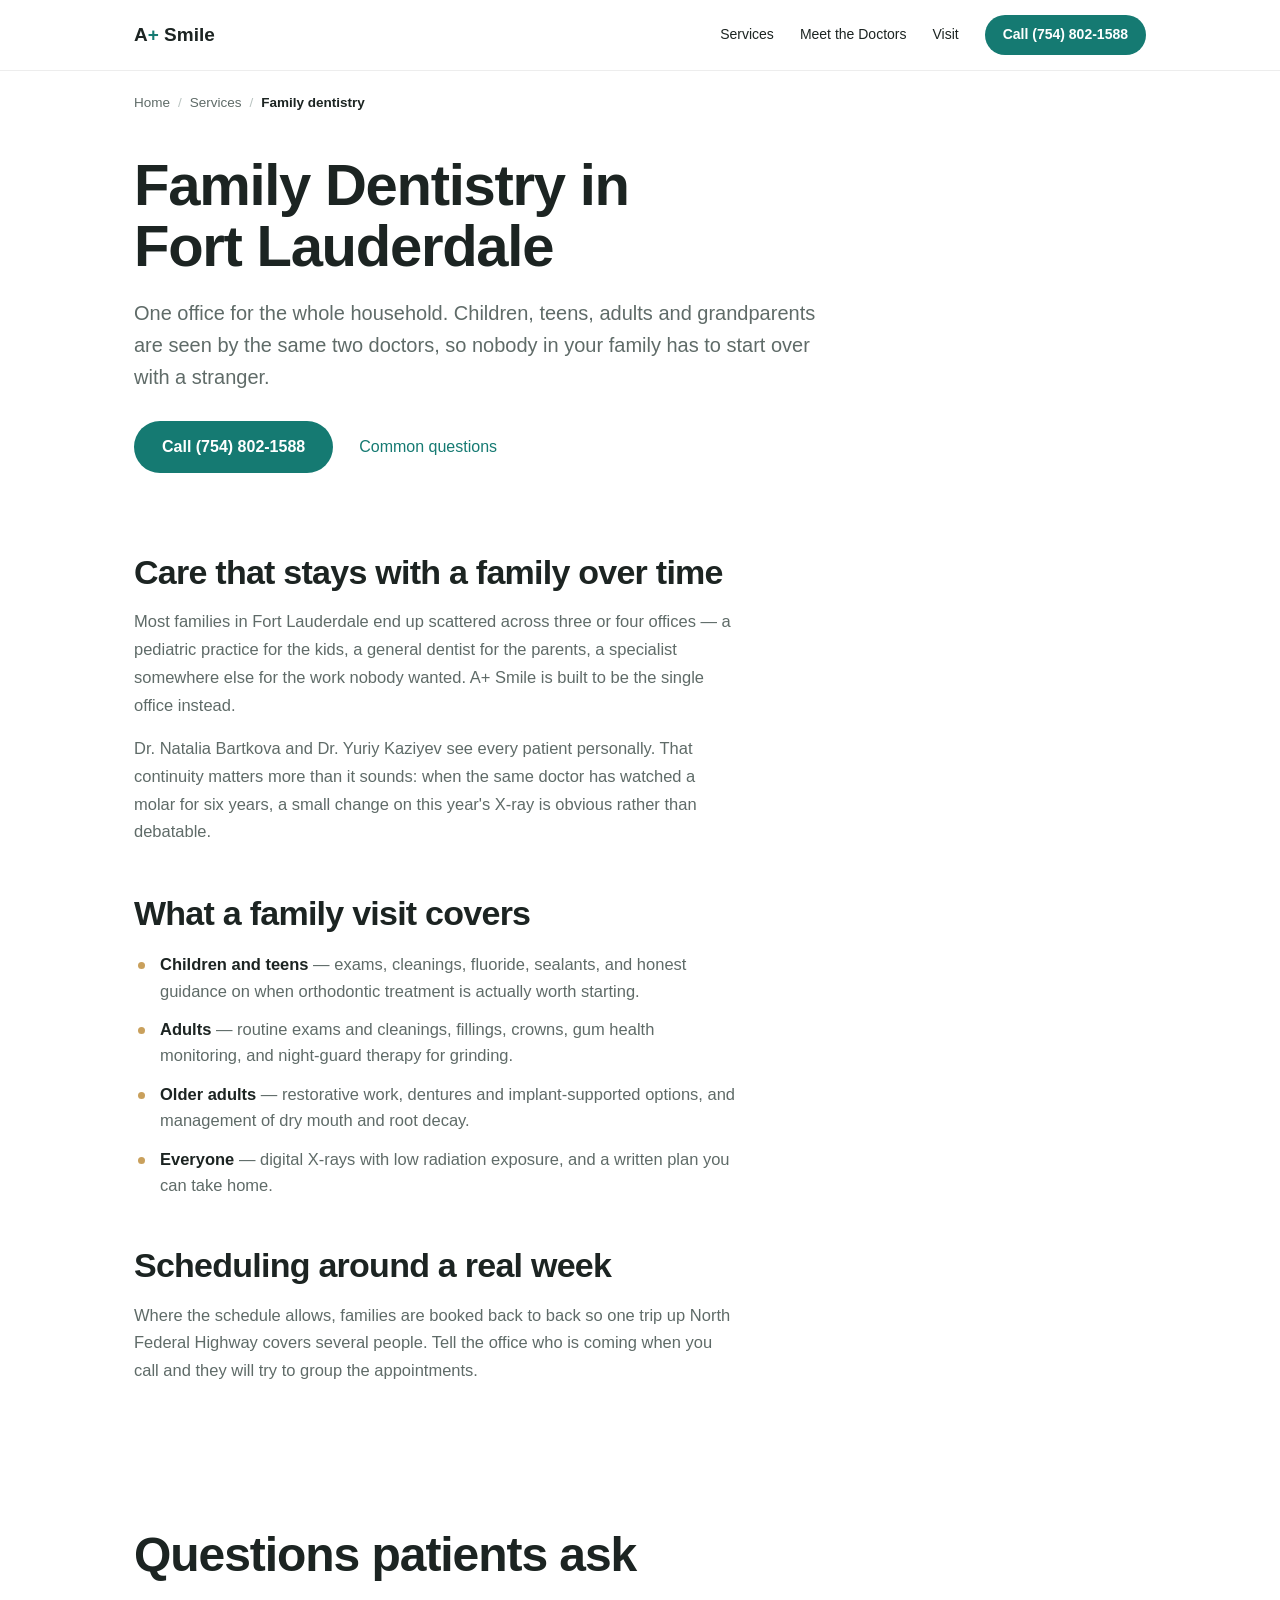
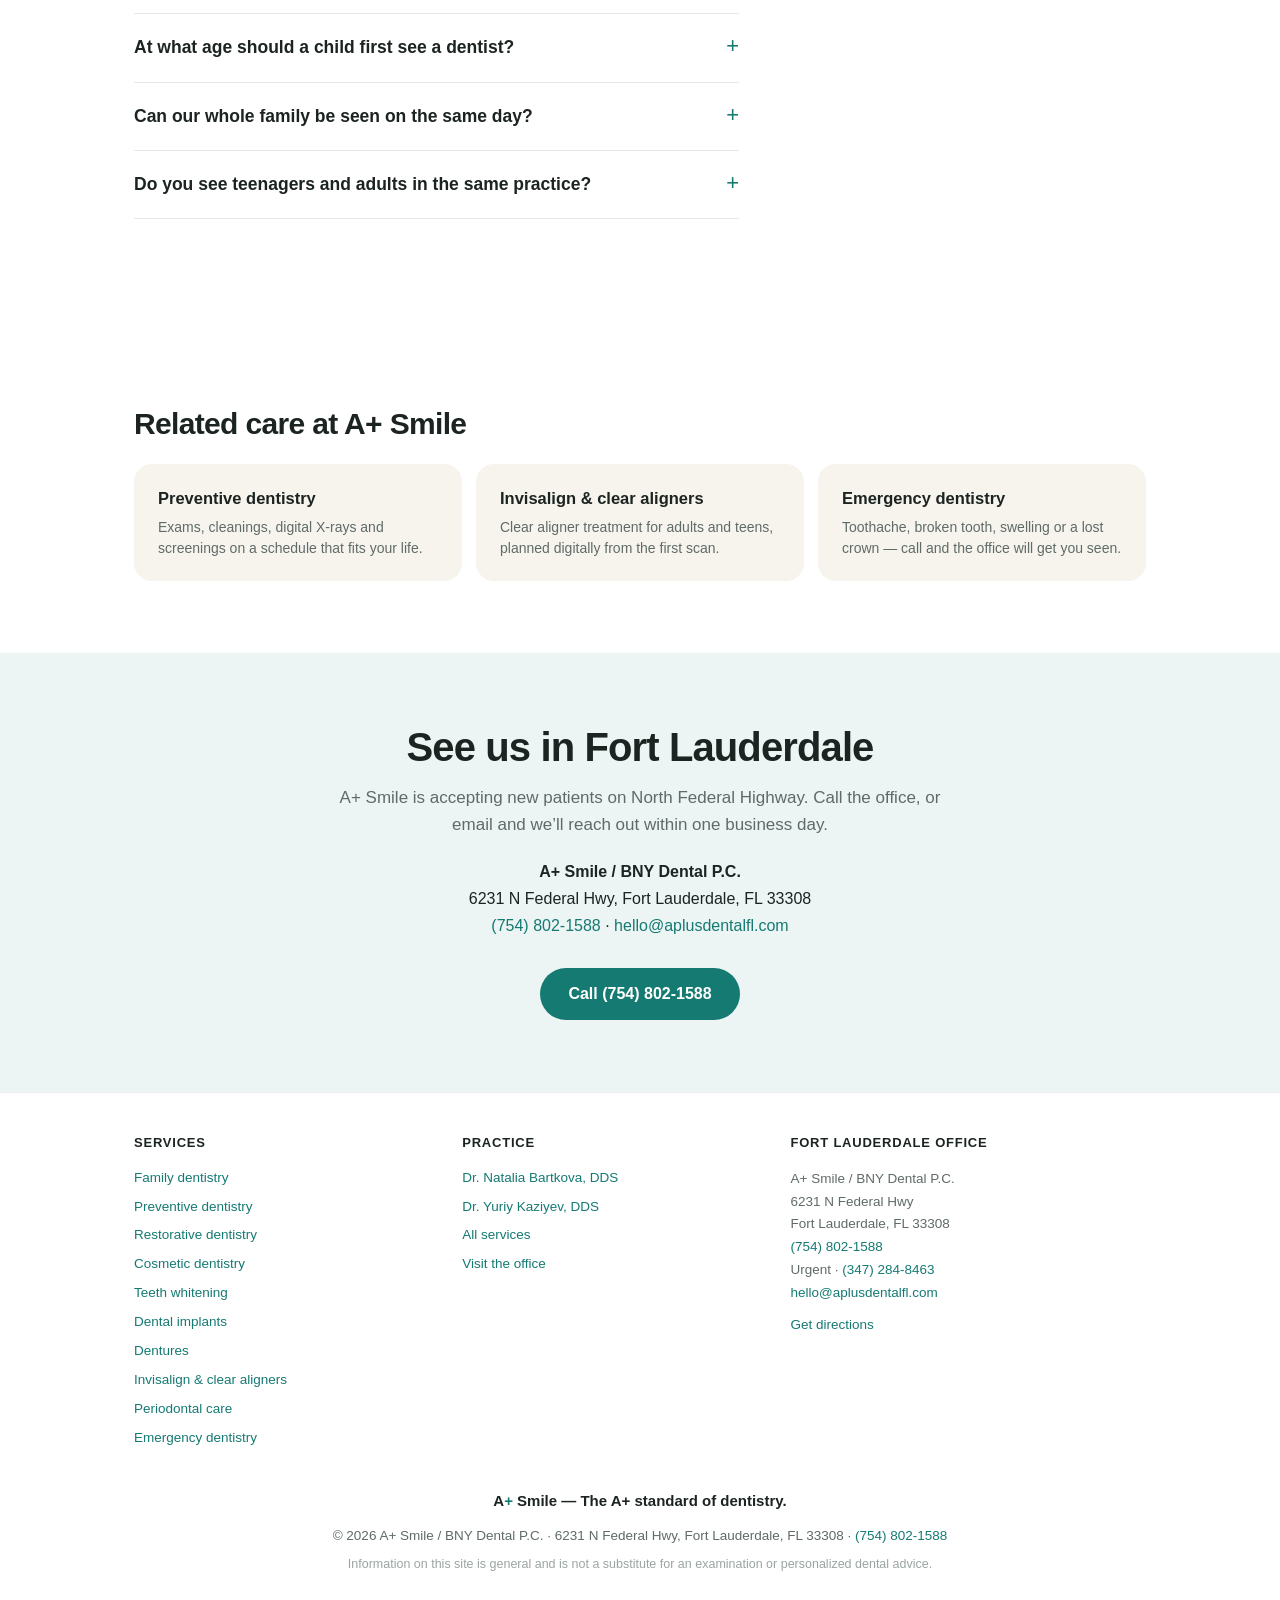
<file: services/family-dentistry/index.html>
<!DOCTYPE html>
<html lang="en">
<head>
<meta charset="UTF-8">
<meta name="viewport" content="width=device-width, initial-scale=1.0">
<meta name="color-scheme" content="light">
<title>Family Dentist in Fort Lauderdale, FL | A+ Smile</title>
<meta name="description" content="Family dentist in Fort Lauderdale seeing children, teens and adults at one North Federal Highway office. Same two doctors every visit. Call (754) 802-1588.">
<link rel="canonical" href="https://www.aplusdentalfl.com/services/family-dentistry/">
<meta name="robots" content="index, follow, max-image-preview:large, max-snippet:-1">
<meta property="og:type" content="article">
<meta property="og:site_name" content="A+ Smile / BNY Dental P.C.">
<meta property="og:locale" content="en_US">
<meta property="og:title" content="Family Dentist in Fort Lauderdale, FL | A+ Smile">
<meta property="og:description" content="Family dentist in Fort Lauderdale seeing children, teens and adults at one North Federal Highway office. Same two doctors every visit. Call (754) 802-1588.">
<meta property="og:url" content="https://www.aplusdentalfl.com/services/family-dentistry/">
<meta property="og:image" content="https://www.aplusdentalfl.com/assets/before-after.jpg">
<meta name="twitter:card" content="summary_large_image">
<meta name="twitter:title" content="Family Dentist in Fort Lauderdale, FL | A+ Smile">
<meta name="twitter:description" content="Family dentist in Fort Lauderdale seeing children, teens and adults at one North Federal Highway office. Same two doctors every visit. Call (754) 802-1588.">
<meta name="twitter:image" content="https://www.aplusdentalfl.com/assets/before-after.jpg">
<meta name="geo.region" content="US-FL">
<meta name="geo.placename" content="Fort Lauderdale, Florida">
<link rel="icon" href="/assets/favicon.svg" type="image/svg+xml">
<link rel="apple-touch-icon" href="/assets/favicon.svg">
<link rel="preload" as="style" href="/assets/site.css">
<link rel="stylesheet" href="/assets/site.css">
<script type="application/ld+json">
{
  "@context": "https://schema.org",
  "@graph": [
    {
      "@type": [
        "Dentist",
        "LocalBusiness"
      ],
      "@id": "https://www.aplusdentalfl.com/#practice",
      "name": "A+ Smile",
      "alternateName": [
        "BNY Dental P.C.",
        "A+ Smile / BNY Dental P.C.",
        "A Plus Smile"
      ],
      "legalName": "BNY Dental P.C.",
      "url": "https://www.aplusdentalfl.com/",
      "telephone": "+17548021588",
      "email": "hello@aplusdentalfl.com",
      "image": "https://www.aplusdentalfl.com/assets/before-after.jpg",
      "address": {
        "@type": "PostalAddress",
        "streetAddress": "6231 N Federal Hwy",
        "addressLocality": "Fort Lauderdale",
        "addressRegion": "FL",
        "postalCode": "33308",
        "addressCountry": "US"
      },
      "hasMap": "https://www.google.com/maps/search/?api=1&query=6231+N+Federal+Hwy%2C+Fort+Lauderdale%2C+FL+33308"
    },
    {
      "@type": "WebPage",
      "@id": "https://www.aplusdentalfl.com/services/family-dentistry/#webpage",
      "url": "https://www.aplusdentalfl.com/services/family-dentistry/",
      "name": "Family Dentist in Fort Lauderdale, FL | A+ Smile",
      "description": "Family dentist in Fort Lauderdale seeing children, teens and adults at one North Federal Highway office. Same two doctors every visit. Call (754) 802-1588.",
      "isPartOf": {
        "@id": "https://www.aplusdentalfl.com/#website"
      },
      "about": {
        "@id": "https://www.aplusdentalfl.com/#practice"
      },
      "inLanguage": "en-US",
      "breadcrumb": {
        "@id": "https://www.aplusdentalfl.com/services/family-dentistry/#breadcrumb"
      }
    },
    {
      "@type": "BreadcrumbList",
      "@id": "https://www.aplusdentalfl.com/services/family-dentistry/#breadcrumb",
      "itemListElement": [
        {
          "@type": "ListItem",
          "position": 1,
          "name": "Home",
          "item": "https://www.aplusdentalfl.com/"
        },
        {
          "@type": "ListItem",
          "position": 2,
          "name": "Services",
          "item": "https://www.aplusdentalfl.com/services/"
        },
        {
          "@type": "ListItem",
          "position": 3,
          "name": "Family dentistry",
          "item": "https://www.aplusdentalfl.com/services/family-dentistry/"
        }
      ]
    },
    {
      "@type": "Service",
      "@id": "https://www.aplusdentalfl.com/services/family-dentistry/#service",
      "name": "Family Dentistry in Fort Lauderdale, FL",
      "serviceType": "Family Dentistry",
      "description": "One office for the whole household. Children, teens, adults and grandparents are seen by the same two doctors, so nobody in your family has to start over with a stranger.",
      "url": "https://www.aplusdentalfl.com/services/family-dentistry/",
      "provider": {
        "@id": "https://www.aplusdentalfl.com/#practice"
      },
      "areaServed": [
        {
          "@type": "City",
          "name": "Fort Lauderdale",
          "addressRegion": "FL"
        },
        {
          "@type": "City",
          "name": "Oakland Park",
          "addressRegion": "FL"
        },
        {
          "@type": "City",
          "name": "Wilton Manors",
          "addressRegion": "FL"
        },
        {
          "@type": "City",
          "name": "Lauderdale-by-the-Sea",
          "addressRegion": "FL"
        },
        {
          "@type": "City",
          "name": "Pompano Beach",
          "addressRegion": "FL"
        },
        {
          "@type": "City",
          "name": "Sea Ranch Lakes",
          "addressRegion": "FL"
        },
        {
          "@type": "City",
          "name": "Lighthouse Point",
          "addressRegion": "FL"
        }
      ],
      "audience": {
        "@type": "Audience",
        "audienceType": "Dental patients"
      }
    },
    {
      "@type": "FAQPage",
      "@id": "https://www.aplusdentalfl.com/services/family-dentistry/#faq",
      "mainEntity": [
        {
          "@type": "Question",
          "name": "At what age should a child first see a dentist?",
          "acceptedAnswer": {
            "@type": "Answer",
            "text": "The American Dental Association recommends a first visit by the child's first birthday, or within six months of the first tooth appearing. Early visits are short and mostly about making the chair unremarkable."
          }
        },
        {
          "@type": "Question",
          "name": "Can our whole family be seen on the same day?",
          "acceptedAnswer": {
            "@type": "Answer",
            "text": "Usually, yes. Mention everyone who needs an appointment when you call (754) 802-1588 and the office will try to build a single block rather than several separate trips."
          }
        },
        {
          "@type": "Question",
          "name": "Do you see teenagers and adults in the same practice?",
          "acceptedAnswer": {
            "@type": "Answer",
            "text": "Yes. A+ Smile is a general family practice, so a teenager in aligners and a parent needing a crown are treated in the same office by the same two doctors."
          }
        }
      ]
    }
  ]
}
</script>
</head>
<body>
<!-- Generated by tools/build.py from tools/content.py. Edit content there, then re-run. -->

<nav class="nav" aria-label="Primary">
  <div class="nav-inner">
    <a class="nav-logo" href="/">A<span class="logo-plus">+</span> Smile</a>
    <div class="nav-links">
      <a href="/services/">Services</a>
      <a href="/doctors/">Meet the Doctors</a>
      <a href="/#visit">Visit</a>
      <a class="nav-cta" href="tel:+17548021588">Call (754) 802‑1588</a>
    </div>
  </div>
</nav>

<nav class="breadcrumbs" aria-label="Breadcrumb">
  <ol>
      <li><a href="/">Home</a></li>
      <li><a href="/services/">Services</a></li>
      <li><span aria-current="page">Family dentistry</span></li>
  </ol>
</nav>

<header class="page-hero">
  <h1>Family Dentistry in Fort Lauderdale</h1>
  <p class="lede">One office for the whole household. Children, teens, adults and grandparents are seen by the same two doctors, so nobody in your family has to start over with a stranger.</p>
  <div class="hero-actions">
    <a class="btn" href="tel:+17548021588">Call (754) 802-1588</a>
    <a class="btn-link" href="#faq">Common questions</a>
  </div>
</header>

<section class="section">
  <div class="prose">
  <h2>Care that stays with a family over time</h2>
  <p>Most families in Fort Lauderdale end up scattered across three or four offices — a pediatric practice for the kids, a general dentist for the parents, a specialist somewhere else for the work nobody wanted. A+ Smile is built to be the single office instead.</p>
  <p>Dr. Natalia Bartkova and Dr. Yuriy Kaziyev see every patient personally. That continuity matters more than it sounds: when the same doctor has watched a molar for six years, a small change on this year's X-ray is obvious rather than debatable.</p>
  <h2>What a family visit covers</h2>
  <ul>
    <li><strong>Children and teens</strong> — exams, cleanings, fluoride, sealants, and honest guidance on when orthodontic treatment is actually worth starting.</li>
    <li><strong>Adults</strong> — routine exams and cleanings, fillings, crowns, gum health monitoring, and night-guard therapy for grinding.</li>
    <li><strong>Older adults</strong> — restorative work, dentures and implant-supported options, and management of dry mouth and root decay.</li>
    <li><strong>Everyone</strong> — digital X-rays with low radiation exposure, and a written plan you can take home.</li>
  </ul>
  <h2>Scheduling around a real week</h2>
  <p>Where the schedule allows, families are booked back to back so one trip up North Federal Highway covers several people. Tell the office who is coming when you call and they will try to group the appointments.</p>
  </div>
</section>

<section class="section" id="faq">
  <h2>Questions patients ask</h2>
  <div class="faq">
    <details>
      <summary>At what age should a child first see a dentist?</summary>
      <p>The American Dental Association recommends a first visit by the child's first birthday, or within six months of the first tooth appearing. Early visits are short and mostly about making the chair unremarkable.</p>
    </details>
    <details>
      <summary>Can our whole family be seen on the same day?</summary>
      <p>Usually, yes. Mention everyone who needs an appointment when you call (754) 802-1588 and the office will try to build a single block rather than several separate trips.</p>
    </details>
    <details>
      <summary>Do you see teenagers and adults in the same practice?</summary>
      <p>Yes. A+ Smile is a general family practice, so a teenager in aligners and a parent needing a crown are treated in the same office by the same two doctors.</p>
    </details>
  </div>
</section>

<section class="section related">
  <h2>Related care at A+ Smile</h2>
  <div class="link-grid">
    <a class="link-card" href="/services/preventive-dentistry/"><strong>Preventive dentistry</strong><span>Exams, cleanings, digital X-rays and screenings on a schedule that fits your life.</span></a>
    <a class="link-card" href="/services/invisalign/"><strong>Invisalign &amp; clear aligners</strong><span>Clear aligner treatment for adults and teens, planned digitally from the first scan.</span></a>
    <a class="link-card" href="/services/emergency-dentistry/"><strong>Emergency dentistry</strong><span>Toothache, broken tooth, swelling or a lost crown — call and the office will get you seen.</span></a>
  </div>
</section>

<section class="section cta-band">
  <h2>See us in Fort Lauderdale</h2>
  <p>A+ Smile is accepting new patients on North Federal Highway. Call the office, or email and we&rsquo;ll reach out within one business day.</p>
  <p class="nap">
    <strong>A+ Smile / BNY Dental P.C.</strong><br>
    6231 N Federal Hwy, Fort Lauderdale, FL 33308<br>
    <a href="tel:+17548021588">(754) 802-1588</a> &middot; <a href="mailto:hello@aplusdentalfl.com">hello@aplusdentalfl.com</a>
  </p>
  <a class="btn" href="tel:+17548021588">Call (754) 802-1588</a>
</section>

<footer class="footer">
  <div class="footer-nav">
    <div class="footer-col">
      <h2>Services</h2>
      <ul>
        <li><a href="/services/family-dentistry/">Family dentistry</a></li>
        <li><a href="/services/preventive-dentistry/">Preventive dentistry</a></li>
        <li><a href="/services/restorative-dentistry/">Restorative dentistry</a></li>
        <li><a href="/services/cosmetic-dentistry/">Cosmetic dentistry</a></li>
        <li><a href="/services/teeth-whitening/">Teeth whitening</a></li>
        <li><a href="/services/dental-implants/">Dental implants</a></li>
        <li><a href="/services/dentures/">Dentures</a></li>
        <li><a href="/services/invisalign/">Invisalign &amp; clear aligners</a></li>
        <li><a href="/services/periodontal-care/">Periodontal care</a></li>
        <li><a href="/services/emergency-dentistry/">Emergency dentistry</a></li>
      </ul>
    </div>
    <div class="footer-col">
      <h2>Practice</h2>
      <ul>
        <li><a href="/doctors/dr-natalia-bartkova/">Dr. Natalia Bartkova, DDS</a></li>
        <li><a href="/doctors/dr-yuriy-kaziyev/">Dr. Yuriy Kaziyev, DDS</a></li>
        <li><a href="/services/">All services</a></li>
        <li><a href="/#visit">Visit the office</a></li>
      </ul>
    </div>
    <div class="footer-col">
      <h2>Fort Lauderdale office</h2>
      <address>
        A+ Smile / BNY Dental P.C.<br>
        6231 N Federal Hwy<br>
        Fort Lauderdale, FL 33308<br>
        <a href="tel:+17548021588">(754) 802-1588</a><br>
        Urgent &middot; <a href="tel:+13472848463">(347) 284-8463</a><br>
        <a href="mailto:hello@aplusdentalfl.com">hello@aplusdentalfl.com</a>
      </address>
      <p><a href="https://www.google.com/maps/search/?api=1&amp;query=6231+N+Federal+Hwy%2C+Fort+Lauderdale%2C+FL+33308" target="_blank" rel="noopener">Get directions</a></p>
    </div>
  </div>
  <p class="footer-motto">A<span class="logo-plus">+</span> Smile &mdash; The A+ standard of dentistry.</p>
  <p>&copy; 2026 A+ Smile / BNY Dental P.C. &middot; 6231 N Federal Hwy, Fort Lauderdale, FL 33308 &middot; <a href="tel:+17548021588">(754) 802-1588</a></p>
  <p class="fine">Information on this site is general and is not a substitute for an examination or personalized dental advice.</p>
</footer>

</body>
</html>
</file>
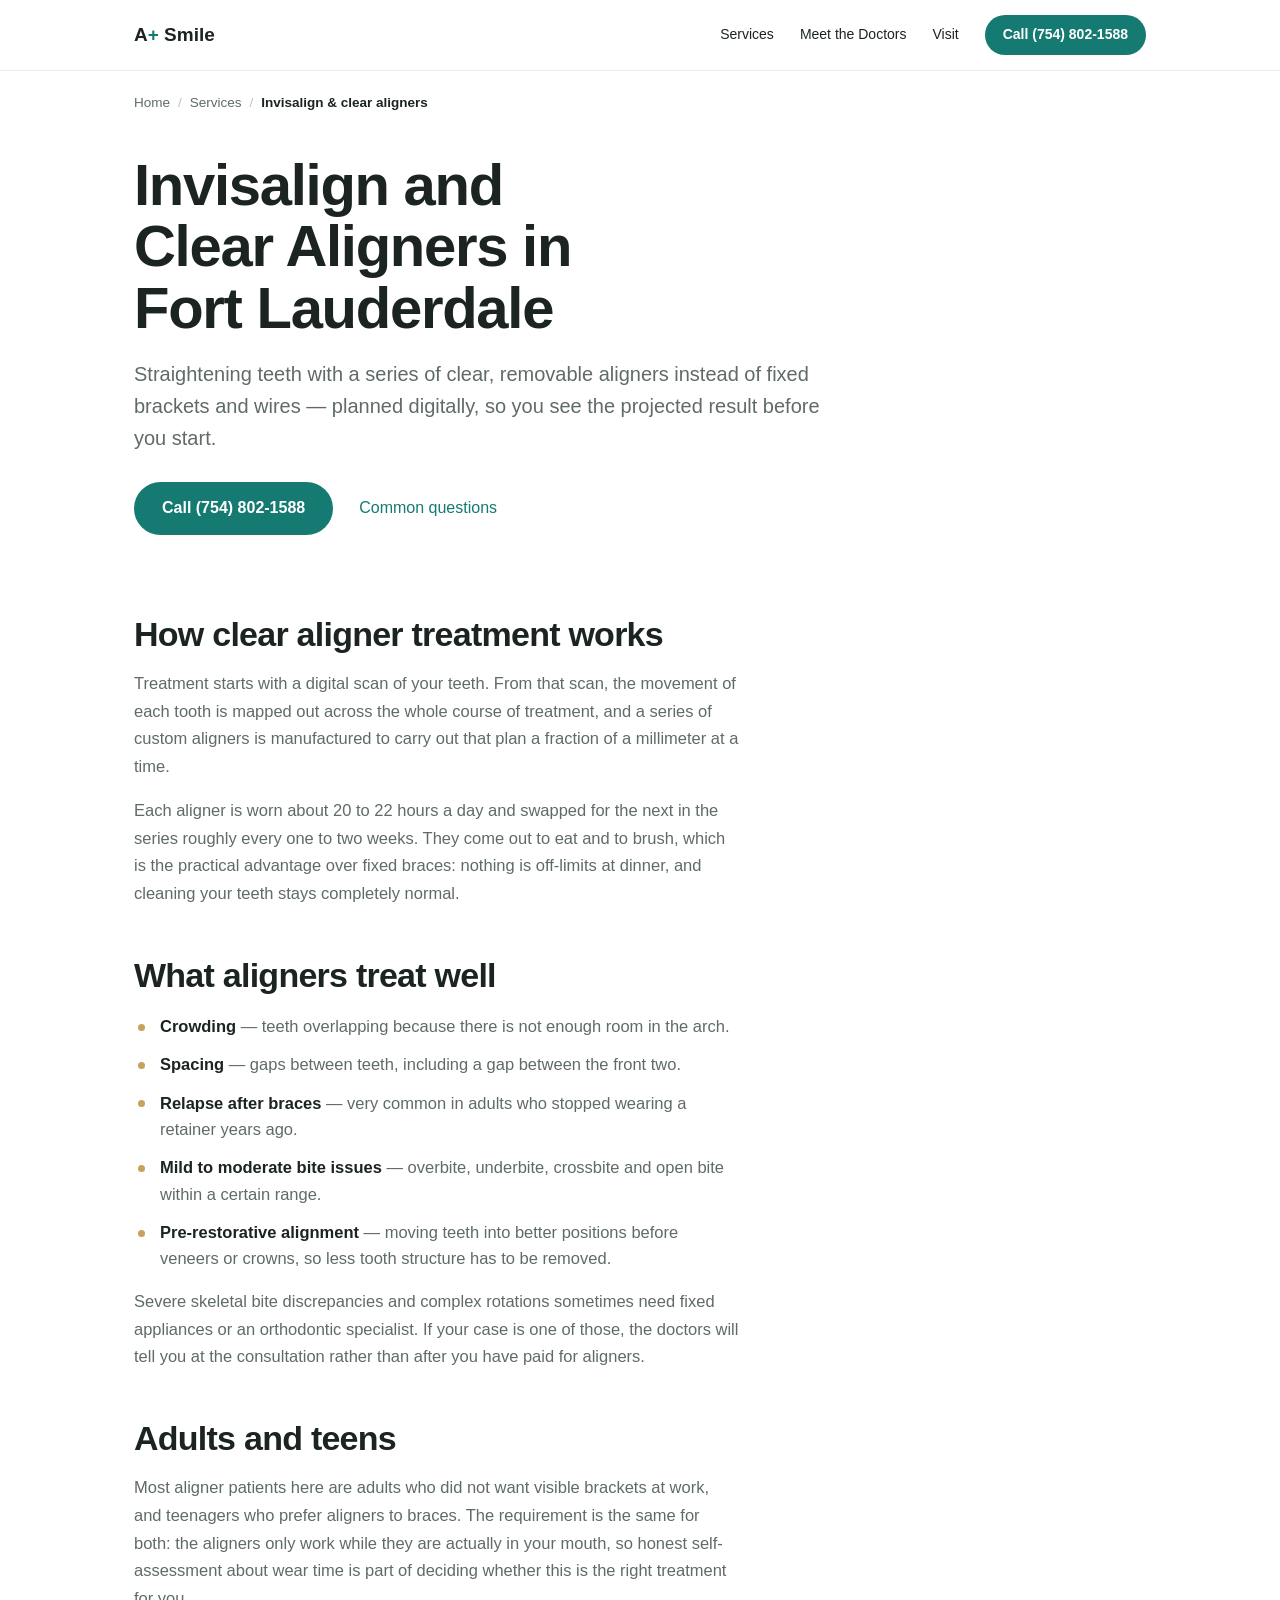
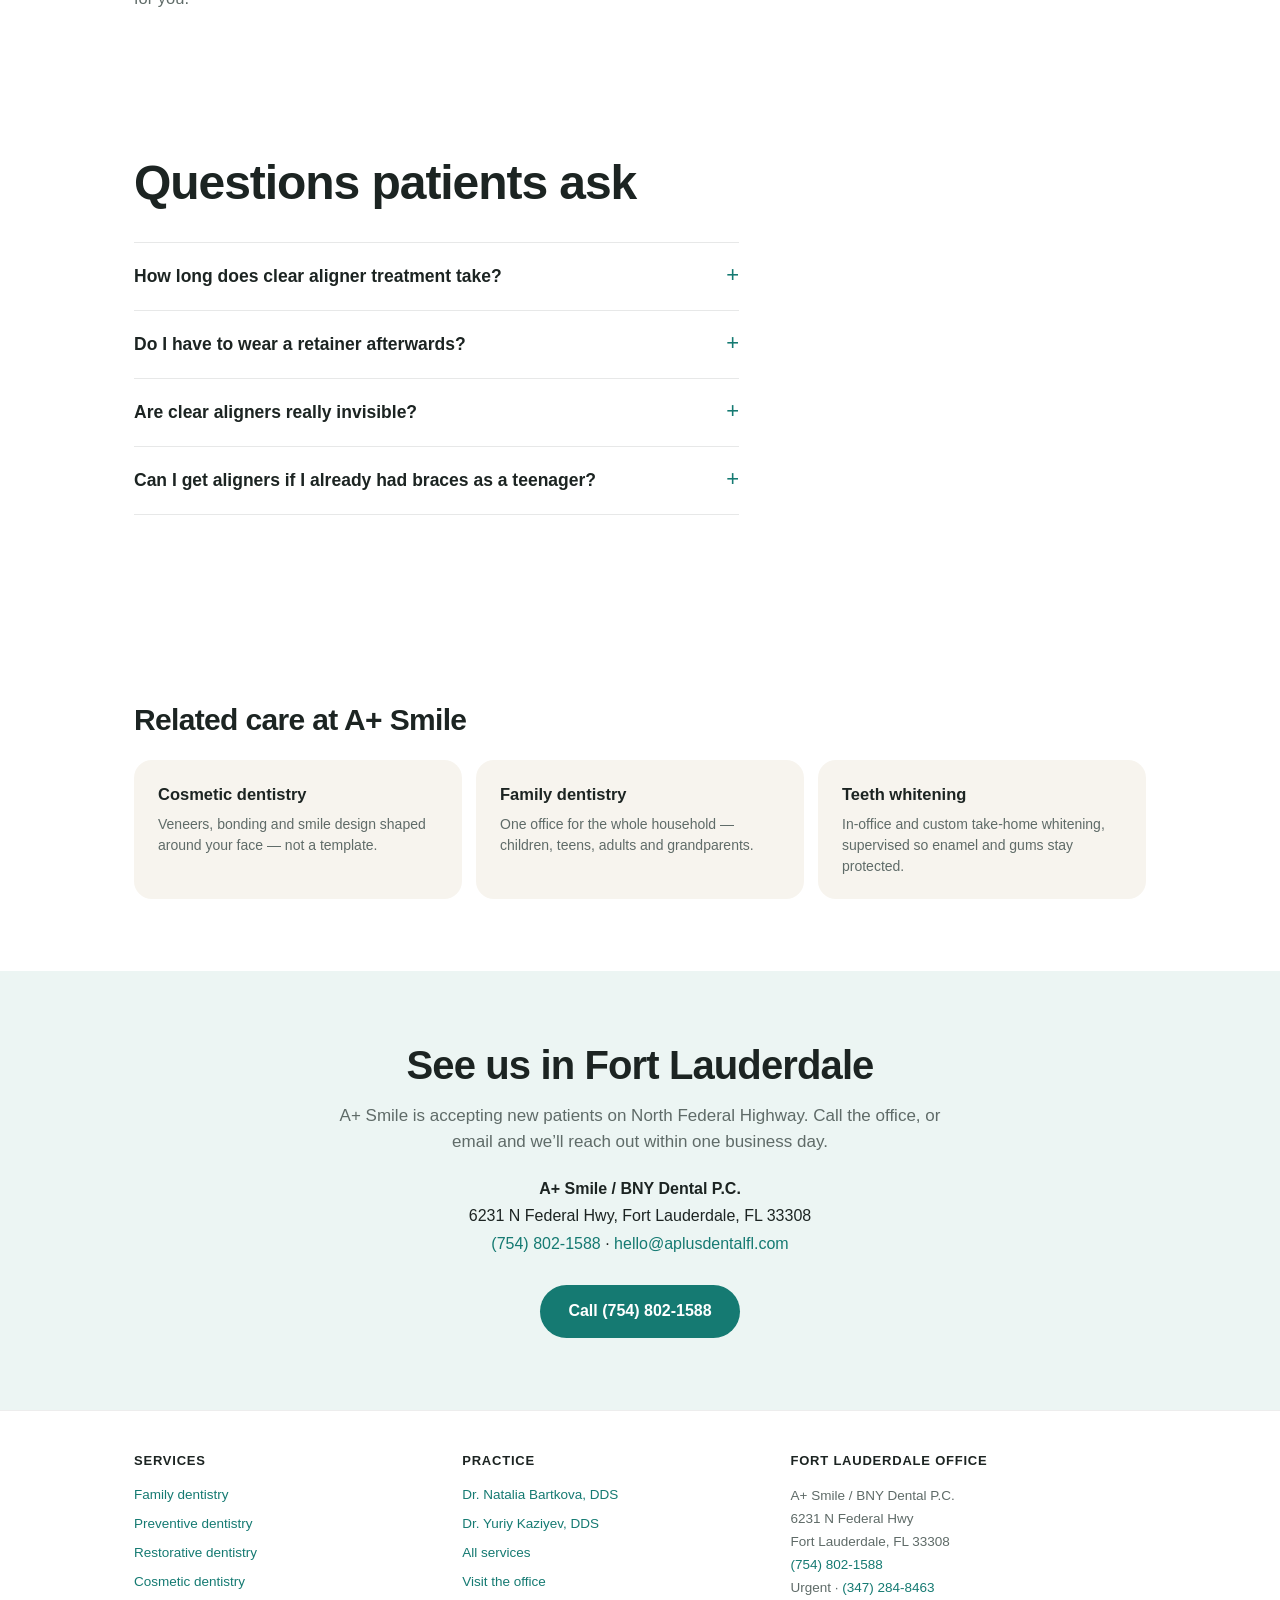
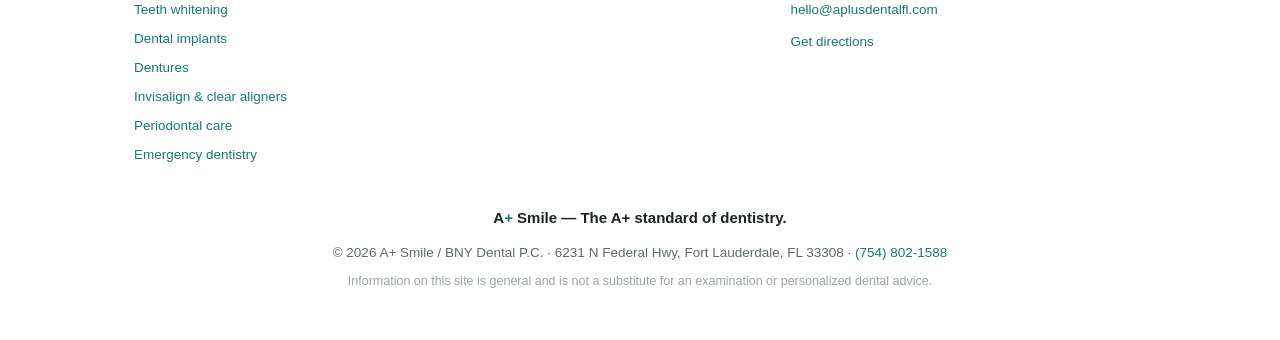
<file: services/invisalign/index.html>
<!DOCTYPE html>
<html lang="en">
<head>
<meta charset="UTF-8">
<meta name="viewport" content="width=device-width, initial-scale=1.0">
<meta name="color-scheme" content="light">
<title>Invisalign in Fort Lauderdale, FL | Clear Aligners | A+ Smile</title>
<meta name="description" content="Invisalign and clear aligner treatment for adults and teens at A+ Smile in Fort Lauderdale, planned digitally start to finish. Call (754) 802-1588.">
<link rel="canonical" href="https://www.aplusdentalfl.com/services/invisalign/">
<meta name="robots" content="index, follow, max-image-preview:large, max-snippet:-1">
<meta property="og:type" content="article">
<meta property="og:site_name" content="A+ Smile / BNY Dental P.C.">
<meta property="og:locale" content="en_US">
<meta property="og:title" content="Invisalign in Fort Lauderdale, FL | Clear Aligners | A+ Smile">
<meta property="og:description" content="Invisalign and clear aligner treatment for adults and teens at A+ Smile in Fort Lauderdale, planned digitally start to finish. Call (754) 802-1588.">
<meta property="og:url" content="https://www.aplusdentalfl.com/services/invisalign/">
<meta property="og:image" content="https://www.aplusdentalfl.com/assets/before-after.jpg">
<meta name="twitter:card" content="summary_large_image">
<meta name="twitter:title" content="Invisalign in Fort Lauderdale, FL | Clear Aligners | A+ Smile">
<meta name="twitter:description" content="Invisalign and clear aligner treatment for adults and teens at A+ Smile in Fort Lauderdale, planned digitally start to finish. Call (754) 802-1588.">
<meta name="twitter:image" content="https://www.aplusdentalfl.com/assets/before-after.jpg">
<meta name="geo.region" content="US-FL">
<meta name="geo.placename" content="Fort Lauderdale, Florida">
<link rel="icon" href="/assets/favicon.svg" type="image/svg+xml">
<link rel="apple-touch-icon" href="/assets/favicon.svg">
<link rel="preload" as="style" href="/assets/site.css">
<link rel="stylesheet" href="/assets/site.css">
<script type="application/ld+json">
{
  "@context": "https://schema.org",
  "@graph": [
    {
      "@type": [
        "Dentist",
        "LocalBusiness"
      ],
      "@id": "https://www.aplusdentalfl.com/#practice",
      "name": "A+ Smile",
      "alternateName": [
        "BNY Dental P.C.",
        "A+ Smile / BNY Dental P.C.",
        "A Plus Smile"
      ],
      "legalName": "BNY Dental P.C.",
      "url": "https://www.aplusdentalfl.com/",
      "telephone": "+17548021588",
      "email": "hello@aplusdentalfl.com",
      "image": "https://www.aplusdentalfl.com/assets/before-after.jpg",
      "address": {
        "@type": "PostalAddress",
        "streetAddress": "6231 N Federal Hwy",
        "addressLocality": "Fort Lauderdale",
        "addressRegion": "FL",
        "postalCode": "33308",
        "addressCountry": "US"
      },
      "hasMap": "https://www.google.com/maps/search/?api=1&query=6231+N+Federal+Hwy%2C+Fort+Lauderdale%2C+FL+33308"
    },
    {
      "@type": "WebPage",
      "@id": "https://www.aplusdentalfl.com/services/invisalign/#webpage",
      "url": "https://www.aplusdentalfl.com/services/invisalign/",
      "name": "Invisalign in Fort Lauderdale, FL | Clear Aligners | A+ Smile",
      "description": "Invisalign and clear aligner treatment for adults and teens at A+ Smile in Fort Lauderdale, planned digitally start to finish. Call (754) 802-1588.",
      "isPartOf": {
        "@id": "https://www.aplusdentalfl.com/#website"
      },
      "about": {
        "@id": "https://www.aplusdentalfl.com/#practice"
      },
      "inLanguage": "en-US",
      "breadcrumb": {
        "@id": "https://www.aplusdentalfl.com/services/invisalign/#breadcrumb"
      }
    },
    {
      "@type": "BreadcrumbList",
      "@id": "https://www.aplusdentalfl.com/services/invisalign/#breadcrumb",
      "itemListElement": [
        {
          "@type": "ListItem",
          "position": 1,
          "name": "Home",
          "item": "https://www.aplusdentalfl.com/"
        },
        {
          "@type": "ListItem",
          "position": 2,
          "name": "Services",
          "item": "https://www.aplusdentalfl.com/services/"
        },
        {
          "@type": "ListItem",
          "position": 3,
          "name": "Invisalign & clear aligners",
          "item": "https://www.aplusdentalfl.com/services/invisalign/"
        }
      ]
    },
    {
      "@type": "Service",
      "@id": "https://www.aplusdentalfl.com/services/invisalign/#service",
      "name": "Clear Aligner Orthodontic Treatment in Fort Lauderdale, FL",
      "serviceType": "Clear Aligner Orthodontic Treatment",
      "description": "Straightening teeth with a series of clear, removable aligners instead of fixed brackets and wires — planned digitally, so you see the projected result before you start.",
      "url": "https://www.aplusdentalfl.com/services/invisalign/",
      "provider": {
        "@id": "https://www.aplusdentalfl.com/#practice"
      },
      "areaServed": [
        {
          "@type": "City",
          "name": "Fort Lauderdale",
          "addressRegion": "FL"
        },
        {
          "@type": "City",
          "name": "Oakland Park",
          "addressRegion": "FL"
        },
        {
          "@type": "City",
          "name": "Wilton Manors",
          "addressRegion": "FL"
        },
        {
          "@type": "City",
          "name": "Lauderdale-by-the-Sea",
          "addressRegion": "FL"
        },
        {
          "@type": "City",
          "name": "Pompano Beach",
          "addressRegion": "FL"
        },
        {
          "@type": "City",
          "name": "Sea Ranch Lakes",
          "addressRegion": "FL"
        },
        {
          "@type": "City",
          "name": "Lighthouse Point",
          "addressRegion": "FL"
        }
      ],
      "audience": {
        "@type": "Audience",
        "audienceType": "Dental patients"
      }
    },
    {
      "@type": "FAQPage",
      "@id": "https://www.aplusdentalfl.com/services/invisalign/#faq",
      "mainEntity": [
        {
          "@type": "Question",
          "name": "How long does clear aligner treatment take?",
          "acceptedAnswer": {
            "@type": "Answer",
            "text": "It depends on how far the teeth have to move. Minor corrections can finish in a few months; comprehensive cases commonly run twelve to eighteen months. You will get an estimate based on your own digital plan at the consultation, not a generic range."
          }
        },
        {
          "@type": "Question",
          "name": "Do I have to wear a retainer afterwards?",
          "acceptedAnswer": {
            "@type": "Answer",
            "text": "Yes, and this is not optional. Teeth drift back toward their original positions without retention. Nightly retainer wear is what protects the result you paid for."
          }
        },
        {
          "@type": "Question",
          "name": "Are clear aligners really invisible?",
          "acceptedAnswer": {
            "@type": "Answer",
            "text": "They are clear and close-fitting, so they are considerably less noticeable than metal brackets — but they are not literally invisible. Most people in conversation will not notice them; someone looking closely may."
          }
        },
        {
          "@type": "Question",
          "name": "Can I get aligners if I already had braces as a teenager?",
          "acceptedAnswer": {
            "@type": "Answer",
            "text": "Very often, yes. Post-braces relapse is one of the most common reasons adults start aligner treatment, and those cases are frequently among the shorter ones."
          }
        }
      ]
    }
  ]
}
</script>
</head>
<body>
<!-- Generated by tools/build.py from tools/content.py. Edit content there, then re-run. -->

<nav class="nav" aria-label="Primary">
  <div class="nav-inner">
    <a class="nav-logo" href="/">A<span class="logo-plus">+</span> Smile</a>
    <div class="nav-links">
      <a href="/services/">Services</a>
      <a href="/doctors/">Meet the Doctors</a>
      <a href="/#visit">Visit</a>
      <a class="nav-cta" href="tel:+17548021588">Call (754) 802‑1588</a>
    </div>
  </div>
</nav>

<nav class="breadcrumbs" aria-label="Breadcrumb">
  <ol>
      <li><a href="/">Home</a></li>
      <li><a href="/services/">Services</a></li>
      <li><span aria-current="page">Invisalign &amp; clear aligners</span></li>
  </ol>
</nav>

<header class="page-hero">
  <h1>Invisalign and Clear Aligners in Fort Lauderdale</h1>
  <p class="lede">Straightening teeth with a series of clear, removable aligners instead of fixed brackets and wires — planned digitally, so you see the projected result before you start.</p>
  <div class="hero-actions">
    <a class="btn" href="tel:+17548021588">Call (754) 802-1588</a>
    <a class="btn-link" href="#faq">Common questions</a>
  </div>
</header>

<section class="section">
  <div class="prose">
  <h2>How clear aligner treatment works</h2>
  <p>Treatment starts with a digital scan of your teeth. From that scan, the movement of each tooth is mapped out across the whole course of treatment, and a series of custom aligners is manufactured to carry out that plan a fraction of a millimeter at a time.</p>
  <p>Each aligner is worn about 20 to 22 hours a day and swapped for the next in the series roughly every one to two weeks. They come out to eat and to brush, which is the practical advantage over fixed braces: nothing is off-limits at dinner, and cleaning your teeth stays completely normal.</p>
  <h2>What aligners treat well</h2>
  <ul>
    <li><strong>Crowding</strong> — teeth overlapping because there is not enough room in the arch.</li>
    <li><strong>Spacing</strong> — gaps between teeth, including a gap between the front two.</li>
    <li><strong>Relapse after braces</strong> — very common in adults who stopped wearing a retainer years ago.</li>
    <li><strong>Mild to moderate bite issues</strong> — overbite, underbite, crossbite and open bite within a certain range.</li>
    <li><strong>Pre-restorative alignment</strong> — moving teeth into better positions before veneers or crowns, so less tooth structure has to be removed.</li>
  </ul>
  <p>Severe skeletal bite discrepancies and complex rotations sometimes need fixed appliances or an orthodontic specialist. If your case is one of those, the doctors will tell you at the consultation rather than after you have paid for aligners.</p>
  <h2>Adults and teens</h2>
  <p>Most aligner patients here are adults who did not want visible brackets at work, and teenagers who prefer aligners to braces. The requirement is the same for both: the aligners only work while they are actually in your mouth, so honest self-assessment about wear time is part of deciding whether this is the right treatment for you.</p>
  </div>
</section>

<section class="section" id="faq">
  <h2>Questions patients ask</h2>
  <div class="faq">
    <details>
      <summary>How long does clear aligner treatment take?</summary>
      <p>It depends on how far the teeth have to move. Minor corrections can finish in a few months; comprehensive cases commonly run twelve to eighteen months. You will get an estimate based on your own digital plan at the consultation, not a generic range.</p>
    </details>
    <details>
      <summary>Do I have to wear a retainer afterwards?</summary>
      <p>Yes, and this is not optional. Teeth drift back toward their original positions without retention. Nightly retainer wear is what protects the result you paid for.</p>
    </details>
    <details>
      <summary>Are clear aligners really invisible?</summary>
      <p>They are clear and close-fitting, so they are considerably less noticeable than metal brackets — but they are not literally invisible. Most people in conversation will not notice them; someone looking closely may.</p>
    </details>
    <details>
      <summary>Can I get aligners if I already had braces as a teenager?</summary>
      <p>Very often, yes. Post-braces relapse is one of the most common reasons adults start aligner treatment, and those cases are frequently among the shorter ones.</p>
    </details>
  </div>
</section>

<section class="section related">
  <h2>Related care at A+ Smile</h2>
  <div class="link-grid">
    <a class="link-card" href="/services/cosmetic-dentistry/"><strong>Cosmetic dentistry</strong><span>Veneers, bonding and smile design shaped around your face — not a template.</span></a>
    <a class="link-card" href="/services/family-dentistry/"><strong>Family dentistry</strong><span>One office for the whole household — children, teens, adults and grandparents.</span></a>
    <a class="link-card" href="/services/teeth-whitening/"><strong>Teeth whitening</strong><span>In-office and custom take-home whitening, supervised so enamel and gums stay protected.</span></a>
  </div>
</section>

<section class="section cta-band">
  <h2>See us in Fort Lauderdale</h2>
  <p>A+ Smile is accepting new patients on North Federal Highway. Call the office, or email and we&rsquo;ll reach out within one business day.</p>
  <p class="nap">
    <strong>A+ Smile / BNY Dental P.C.</strong><br>
    6231 N Federal Hwy, Fort Lauderdale, FL 33308<br>
    <a href="tel:+17548021588">(754) 802-1588</a> &middot; <a href="mailto:hello@aplusdentalfl.com">hello@aplusdentalfl.com</a>
  </p>
  <a class="btn" href="tel:+17548021588">Call (754) 802-1588</a>
</section>

<footer class="footer">
  <div class="footer-nav">
    <div class="footer-col">
      <h2>Services</h2>
      <ul>
        <li><a href="/services/family-dentistry/">Family dentistry</a></li>
        <li><a href="/services/preventive-dentistry/">Preventive dentistry</a></li>
        <li><a href="/services/restorative-dentistry/">Restorative dentistry</a></li>
        <li><a href="/services/cosmetic-dentistry/">Cosmetic dentistry</a></li>
        <li><a href="/services/teeth-whitening/">Teeth whitening</a></li>
        <li><a href="/services/dental-implants/">Dental implants</a></li>
        <li><a href="/services/dentures/">Dentures</a></li>
        <li><a href="/services/invisalign/">Invisalign &amp; clear aligners</a></li>
        <li><a href="/services/periodontal-care/">Periodontal care</a></li>
        <li><a href="/services/emergency-dentistry/">Emergency dentistry</a></li>
      </ul>
    </div>
    <div class="footer-col">
      <h2>Practice</h2>
      <ul>
        <li><a href="/doctors/dr-natalia-bartkova/">Dr. Natalia Bartkova, DDS</a></li>
        <li><a href="/doctors/dr-yuriy-kaziyev/">Dr. Yuriy Kaziyev, DDS</a></li>
        <li><a href="/services/">All services</a></li>
        <li><a href="/#visit">Visit the office</a></li>
      </ul>
    </div>
    <div class="footer-col">
      <h2>Fort Lauderdale office</h2>
      <address>
        A+ Smile / BNY Dental P.C.<br>
        6231 N Federal Hwy<br>
        Fort Lauderdale, FL 33308<br>
        <a href="tel:+17548021588">(754) 802-1588</a><br>
        Urgent &middot; <a href="tel:+13472848463">(347) 284-8463</a><br>
        <a href="mailto:hello@aplusdentalfl.com">hello@aplusdentalfl.com</a>
      </address>
      <p><a href="https://www.google.com/maps/search/?api=1&amp;query=6231+N+Federal+Hwy%2C+Fort+Lauderdale%2C+FL+33308" target="_blank" rel="noopener">Get directions</a></p>
    </div>
  </div>
  <p class="footer-motto">A<span class="logo-plus">+</span> Smile &mdash; The A+ standard of dentistry.</p>
  <p>&copy; 2026 A+ Smile / BNY Dental P.C. &middot; 6231 N Federal Hwy, Fort Lauderdale, FL 33308 &middot; <a href="tel:+17548021588">(754) 802-1588</a></p>
  <p class="fine">Information on this site is general and is not a substitute for an examination or personalized dental advice.</p>
</footer>

</body>
</html>
</file>
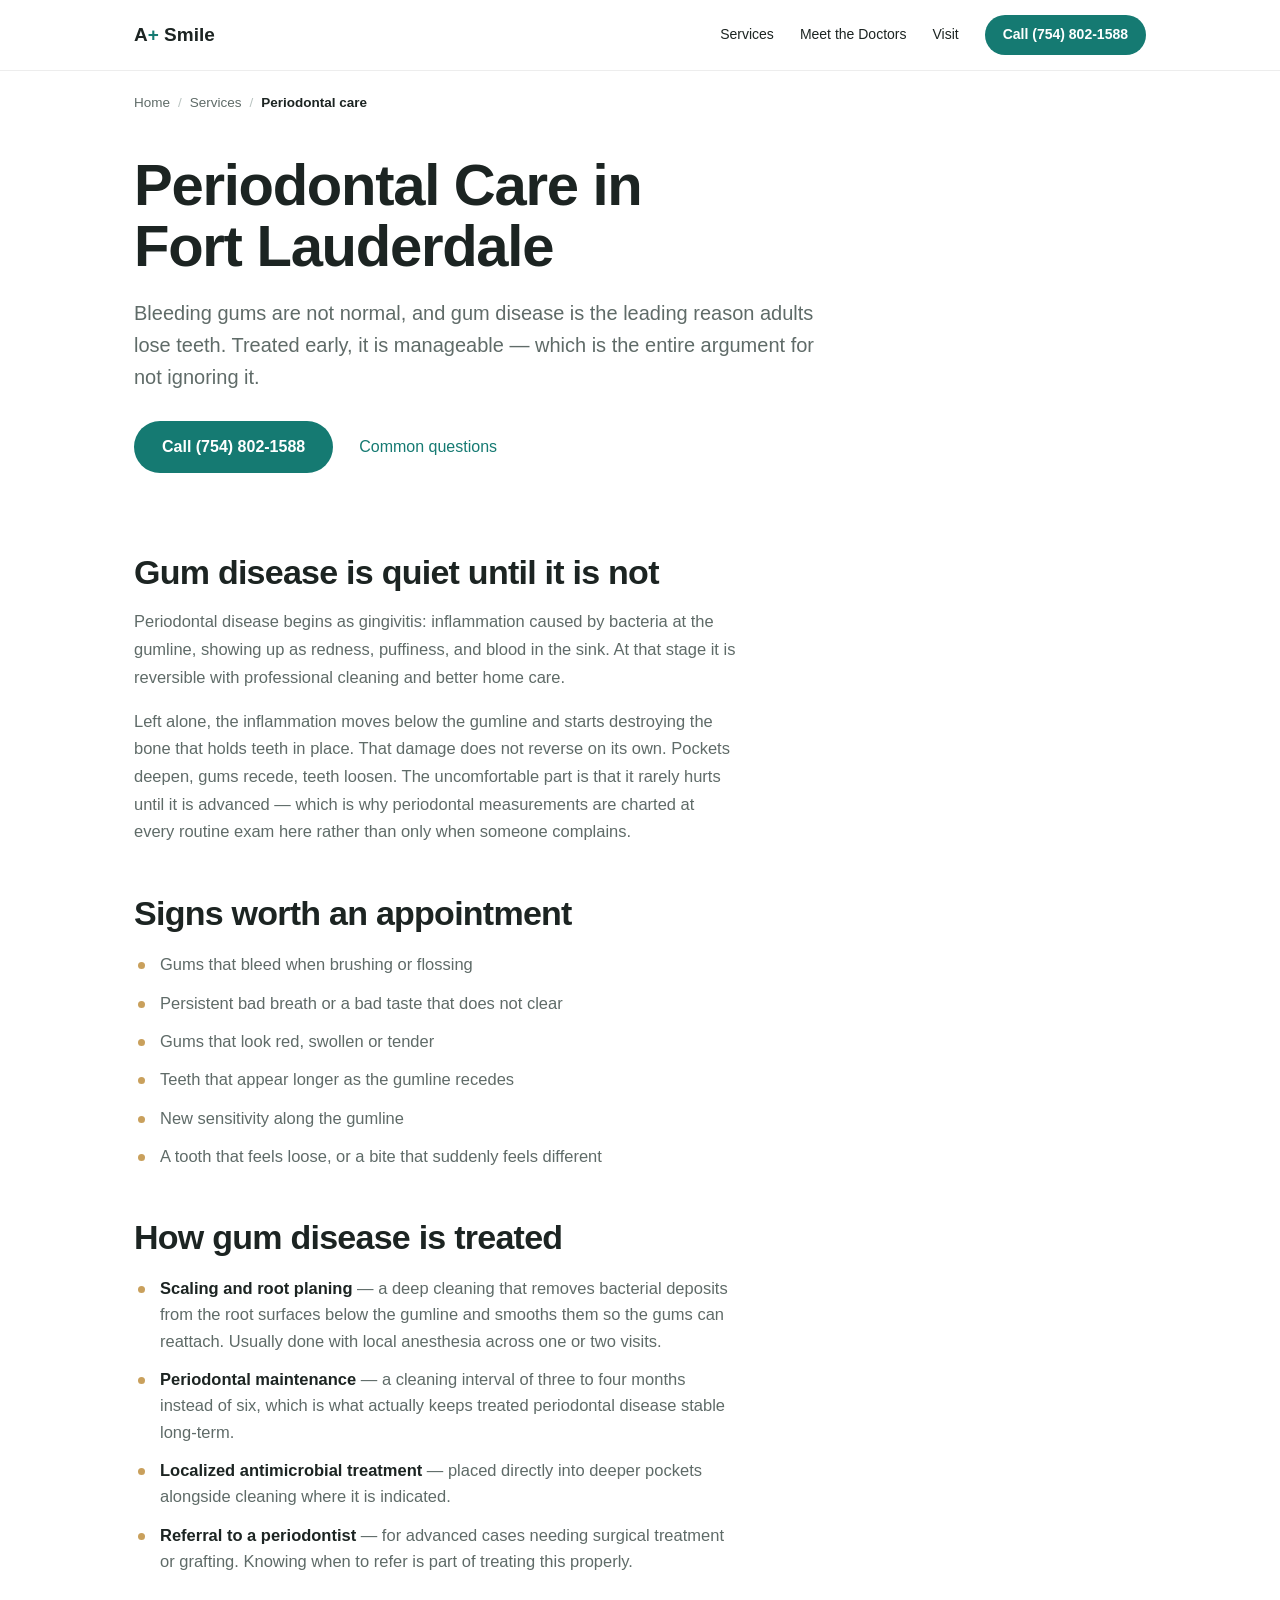
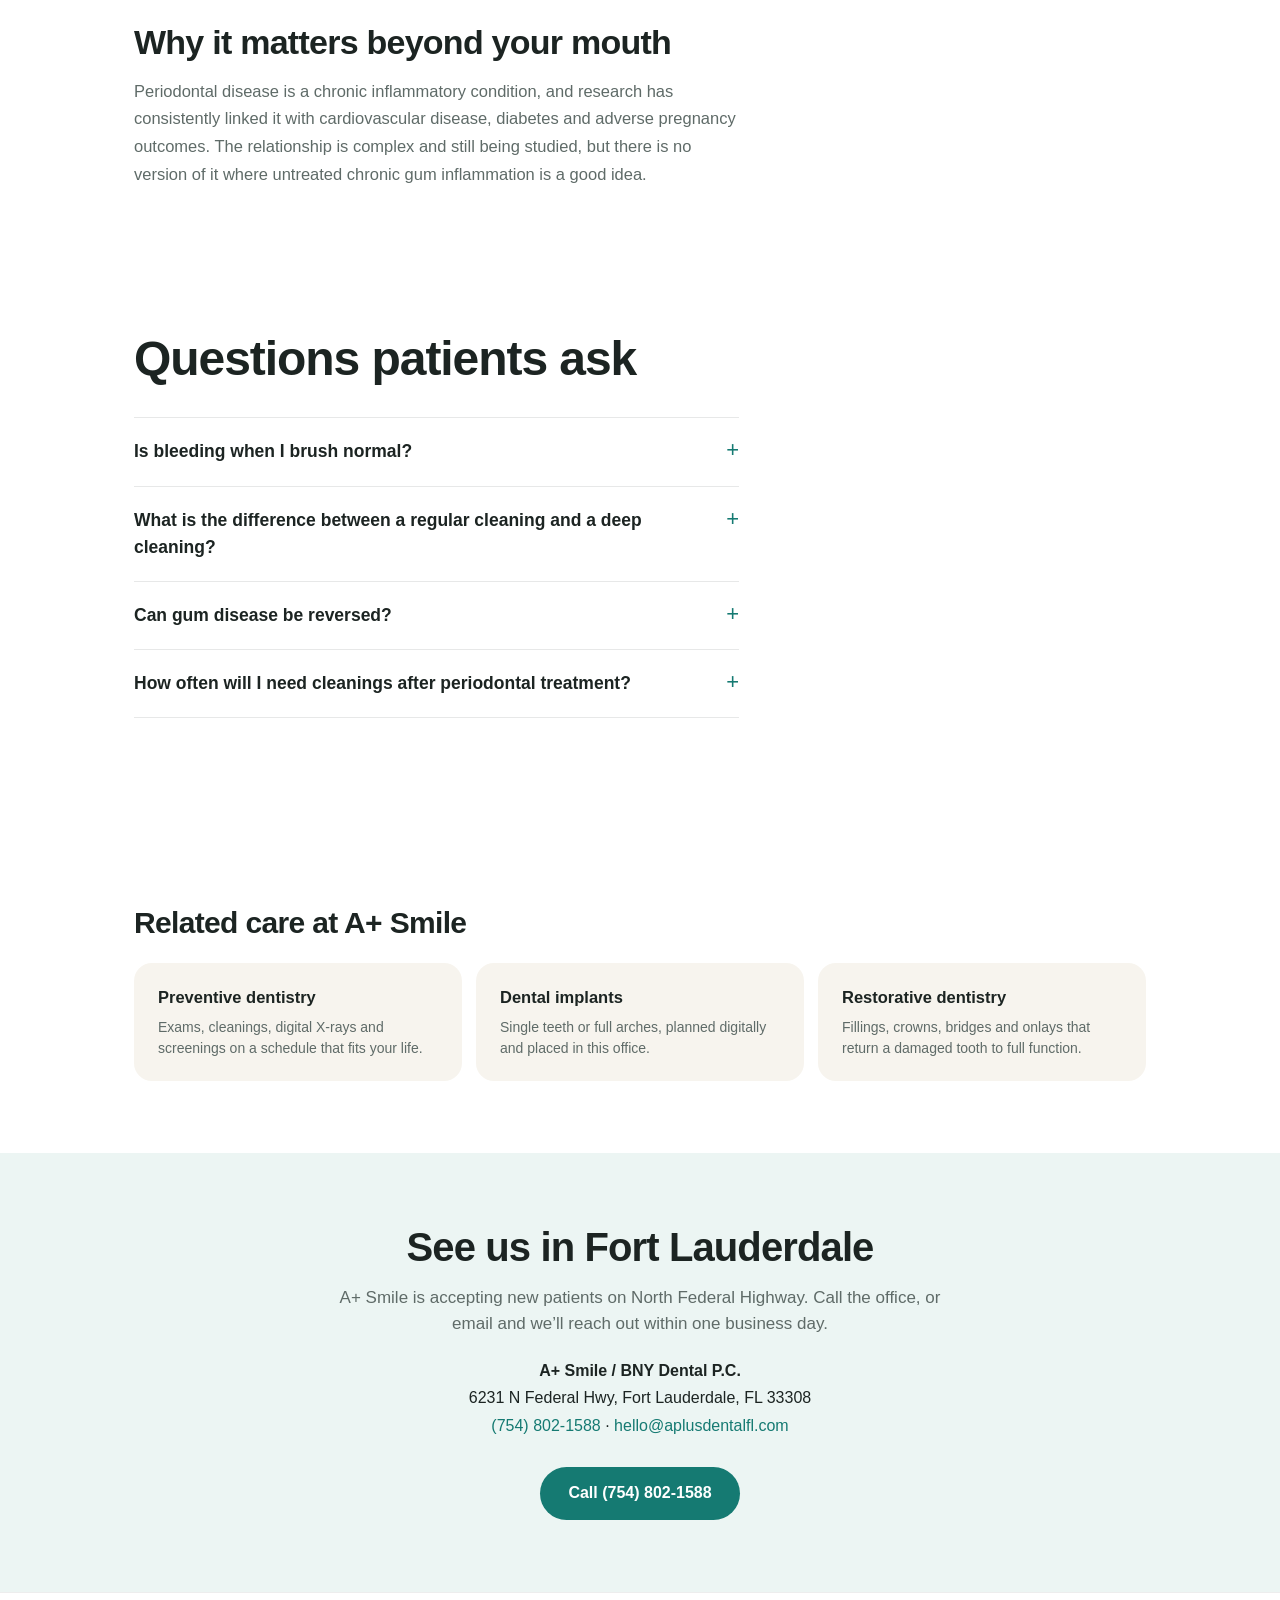
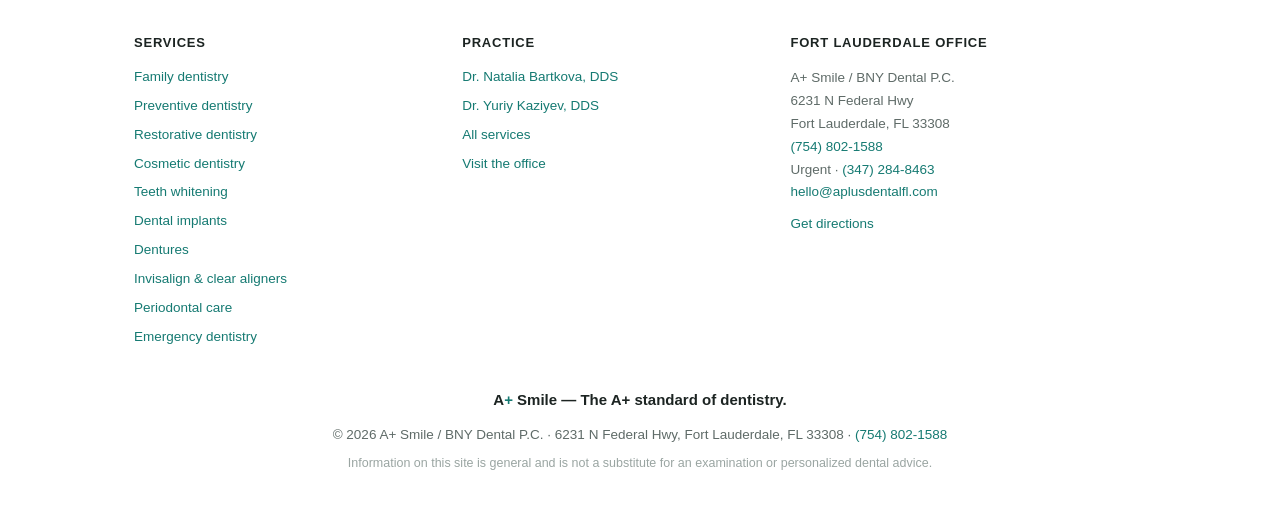
<file: services/periodontal-care/index.html>
<!DOCTYPE html>
<html lang="en">
<head>
<meta charset="UTF-8">
<meta name="viewport" content="width=device-width, initial-scale=1.0">
<meta name="color-scheme" content="light">
<title>Periodontal &amp; Gum Care in Fort Lauderdale, FL | A+ Smile</title>
<meta name="description" content="Gum disease treatment in Fort Lauderdale — scaling and root planing, periodontal maintenance and bleeding-gum care at A+ Smile. Call (754) 802-1588.">
<link rel="canonical" href="https://www.aplusdentalfl.com/services/periodontal-care/">
<meta name="robots" content="index, follow, max-image-preview:large, max-snippet:-1">
<meta property="og:type" content="article">
<meta property="og:site_name" content="A+ Smile / BNY Dental P.C.">
<meta property="og:locale" content="en_US">
<meta property="og:title" content="Periodontal &amp; Gum Care in Fort Lauderdale, FL | A+ Smile">
<meta property="og:description" content="Gum disease treatment in Fort Lauderdale — scaling and root planing, periodontal maintenance and bleeding-gum care at A+ Smile. Call (754) 802-1588.">
<meta property="og:url" content="https://www.aplusdentalfl.com/services/periodontal-care/">
<meta property="og:image" content="https://www.aplusdentalfl.com/assets/before-after.jpg">
<meta name="twitter:card" content="summary_large_image">
<meta name="twitter:title" content="Periodontal &amp; Gum Care in Fort Lauderdale, FL | A+ Smile">
<meta name="twitter:description" content="Gum disease treatment in Fort Lauderdale — scaling and root planing, periodontal maintenance and bleeding-gum care at A+ Smile. Call (754) 802-1588.">
<meta name="twitter:image" content="https://www.aplusdentalfl.com/assets/before-after.jpg">
<meta name="geo.region" content="US-FL">
<meta name="geo.placename" content="Fort Lauderdale, Florida">
<link rel="icon" href="/assets/favicon.svg" type="image/svg+xml">
<link rel="apple-touch-icon" href="/assets/favicon.svg">
<link rel="preload" as="style" href="/assets/site.css">
<link rel="stylesheet" href="/assets/site.css">
<script type="application/ld+json">
{
  "@context": "https://schema.org",
  "@graph": [
    {
      "@type": [
        "Dentist",
        "LocalBusiness"
      ],
      "@id": "https://www.aplusdentalfl.com/#practice",
      "name": "A+ Smile",
      "alternateName": [
        "BNY Dental P.C.",
        "A+ Smile / BNY Dental P.C.",
        "A Plus Smile"
      ],
      "legalName": "BNY Dental P.C.",
      "url": "https://www.aplusdentalfl.com/",
      "telephone": "+17548021588",
      "email": "hello@aplusdentalfl.com",
      "image": "https://www.aplusdentalfl.com/assets/before-after.jpg",
      "address": {
        "@type": "PostalAddress",
        "streetAddress": "6231 N Federal Hwy",
        "addressLocality": "Fort Lauderdale",
        "addressRegion": "FL",
        "postalCode": "33308",
        "addressCountry": "US"
      },
      "hasMap": "https://www.google.com/maps/search/?api=1&query=6231+N+Federal+Hwy%2C+Fort+Lauderdale%2C+FL+33308"
    },
    {
      "@type": "WebPage",
      "@id": "https://www.aplusdentalfl.com/services/periodontal-care/#webpage",
      "url": "https://www.aplusdentalfl.com/services/periodontal-care/",
      "name": "Periodontal & Gum Care in Fort Lauderdale, FL | A+ Smile",
      "description": "Gum disease treatment in Fort Lauderdale — scaling and root planing, periodontal maintenance and bleeding-gum care at A+ Smile. Call (754) 802-1588.",
      "isPartOf": {
        "@id": "https://www.aplusdentalfl.com/#website"
      },
      "about": {
        "@id": "https://www.aplusdentalfl.com/#practice"
      },
      "inLanguage": "en-US",
      "breadcrumb": {
        "@id": "https://www.aplusdentalfl.com/services/periodontal-care/#breadcrumb"
      }
    },
    {
      "@type": "BreadcrumbList",
      "@id": "https://www.aplusdentalfl.com/services/periodontal-care/#breadcrumb",
      "itemListElement": [
        {
          "@type": "ListItem",
          "position": 1,
          "name": "Home",
          "item": "https://www.aplusdentalfl.com/"
        },
        {
          "@type": "ListItem",
          "position": 2,
          "name": "Services",
          "item": "https://www.aplusdentalfl.com/services/"
        },
        {
          "@type": "ListItem",
          "position": 3,
          "name": "Periodontal care",
          "item": "https://www.aplusdentalfl.com/services/periodontal-care/"
        }
      ]
    },
    {
      "@type": "Service",
      "@id": "https://www.aplusdentalfl.com/services/periodontal-care/#service",
      "name": "Periodontal Care in Fort Lauderdale, FL",
      "serviceType": "Periodontal Care",
      "description": "Bleeding gums are not normal, and gum disease is the leading reason adults lose teeth. Treated early, it is manageable — which is the entire argument for not ignoring it.",
      "url": "https://www.aplusdentalfl.com/services/periodontal-care/",
      "provider": {
        "@id": "https://www.aplusdentalfl.com/#practice"
      },
      "areaServed": [
        {
          "@type": "City",
          "name": "Fort Lauderdale",
          "addressRegion": "FL"
        },
        {
          "@type": "City",
          "name": "Oakland Park",
          "addressRegion": "FL"
        },
        {
          "@type": "City",
          "name": "Wilton Manors",
          "addressRegion": "FL"
        },
        {
          "@type": "City",
          "name": "Lauderdale-by-the-Sea",
          "addressRegion": "FL"
        },
        {
          "@type": "City",
          "name": "Pompano Beach",
          "addressRegion": "FL"
        },
        {
          "@type": "City",
          "name": "Sea Ranch Lakes",
          "addressRegion": "FL"
        },
        {
          "@type": "City",
          "name": "Lighthouse Point",
          "addressRegion": "FL"
        }
      ],
      "audience": {
        "@type": "Audience",
        "audienceType": "Dental patients"
      }
    },
    {
      "@type": "FAQPage",
      "@id": "https://www.aplusdentalfl.com/services/periodontal-care/#faq",
      "mainEntity": [
        {
          "@type": "Question",
          "name": "Is bleeding when I brush normal?",
          "acceptedAnswer": {
            "@type": "Answer",
            "text": "No. Bleeding is a sign of inflammation, usually early gum disease. It is very treatable at that stage, so it is worth an appointment rather than a change of toothbrush."
          }
        },
        {
          "@type": "Question",
          "name": "What is the difference between a regular cleaning and a deep cleaning?",
          "acceptedAnswer": {
            "@type": "Answer",
            "text": "A routine cleaning removes deposits at and just below the gumline. Scaling and root planing — a deep cleaning — goes further down the root surface to treat established pockets, and is usually done with local anesthesia."
          }
        },
        {
          "@type": "Question",
          "name": "Can gum disease be reversed?",
          "acceptedAnswer": {
            "@type": "Answer",
            "text": "Gingivitis, the early stage, is reversible with treatment and consistent home care. Once bone has been lost to periodontitis, that bone does not come back on its own — but the disease can be stabilized and further loss prevented."
          }
        },
        {
          "@type": "Question",
          "name": "How often will I need cleanings after periodontal treatment?",
          "acceptedAnswer": {
            "@type": "Answer",
            "text": "Most patients move to a three- or four-month periodontal maintenance interval. Pockets tend to repopulate with bacteria in roughly that window, which is why the shorter interval is what holds the result."
          }
        }
      ]
    }
  ]
}
</script>
</head>
<body>
<!-- Generated by tools/build.py from tools/content.py. Edit content there, then re-run. -->

<nav class="nav" aria-label="Primary">
  <div class="nav-inner">
    <a class="nav-logo" href="/">A<span class="logo-plus">+</span> Smile</a>
    <div class="nav-links">
      <a href="/services/">Services</a>
      <a href="/doctors/">Meet the Doctors</a>
      <a href="/#visit">Visit</a>
      <a class="nav-cta" href="tel:+17548021588">Call (754) 802‑1588</a>
    </div>
  </div>
</nav>

<nav class="breadcrumbs" aria-label="Breadcrumb">
  <ol>
      <li><a href="/">Home</a></li>
      <li><a href="/services/">Services</a></li>
      <li><span aria-current="page">Periodontal care</span></li>
  </ol>
</nav>

<header class="page-hero">
  <h1>Periodontal Care in Fort Lauderdale</h1>
  <p class="lede">Bleeding gums are not normal, and gum disease is the leading reason adults lose teeth. Treated early, it is manageable — which is the entire argument for not ignoring it.</p>
  <div class="hero-actions">
    <a class="btn" href="tel:+17548021588">Call (754) 802-1588</a>
    <a class="btn-link" href="#faq">Common questions</a>
  </div>
</header>

<section class="section">
  <div class="prose">
  <h2>Gum disease is quiet until it is not</h2>
  <p>Periodontal disease begins as gingivitis: inflammation caused by bacteria at the gumline, showing up as redness, puffiness, and blood in the sink. At that stage it is reversible with professional cleaning and better home care.</p>
  <p>Left alone, the inflammation moves below the gumline and starts destroying the bone that holds teeth in place. That damage does not reverse on its own. Pockets deepen, gums recede, teeth loosen. The uncomfortable part is that it rarely hurts until it is advanced — which is why periodontal measurements are charted at every routine exam here rather than only when someone complains.</p>
  <h2>Signs worth an appointment</h2>
  <ul>
    <li>Gums that bleed when brushing or flossing</li>
    <li>Persistent bad breath or a bad taste that does not clear</li>
    <li>Gums that look red, swollen or tender</li>
    <li>Teeth that appear longer as the gumline recedes</li>
    <li>New sensitivity along the gumline</li>
    <li>A tooth that feels loose, or a bite that suddenly feels different</li>
  </ul>
  <h2>How gum disease is treated</h2>
  <ul>
    <li><strong>Scaling and root planing</strong> — a deep cleaning that removes bacterial deposits from the root surfaces below the gumline and smooths them so the gums can reattach. Usually done with local anesthesia across one or two visits.</li>
    <li><strong>Periodontal maintenance</strong> — a cleaning interval of three to four months instead of six, which is what actually keeps treated periodontal disease stable long-term.</li>
    <li><strong>Localized antimicrobial treatment</strong> — placed directly into deeper pockets alongside cleaning where it is indicated.</li>
    <li><strong>Referral to a periodontist</strong> — for advanced cases needing surgical treatment or grafting. Knowing when to refer is part of treating this properly.</li>
  </ul>
  <h2>Why it matters beyond your mouth</h2>
  <p>Periodontal disease is a chronic inflammatory condition, and research has consistently linked it with cardiovascular disease, diabetes and adverse pregnancy outcomes. The relationship is complex and still being studied, but there is no version of it where untreated chronic gum inflammation is a good idea.</p>
  </div>
</section>

<section class="section" id="faq">
  <h2>Questions patients ask</h2>
  <div class="faq">
    <details>
      <summary>Is bleeding when I brush normal?</summary>
      <p>No. Bleeding is a sign of inflammation, usually early gum disease. It is very treatable at that stage, so it is worth an appointment rather than a change of toothbrush.</p>
    </details>
    <details>
      <summary>What is the difference between a regular cleaning and a deep cleaning?</summary>
      <p>A routine cleaning removes deposits at and just below the gumline. Scaling and root planing — a deep cleaning — goes further down the root surface to treat established pockets, and is usually done with local anesthesia.</p>
    </details>
    <details>
      <summary>Can gum disease be reversed?</summary>
      <p>Gingivitis, the early stage, is reversible with treatment and consistent home care. Once bone has been lost to periodontitis, that bone does not come back on its own — but the disease can be stabilized and further loss prevented.</p>
    </details>
    <details>
      <summary>How often will I need cleanings after periodontal treatment?</summary>
      <p>Most patients move to a three- or four-month periodontal maintenance interval. Pockets tend to repopulate with bacteria in roughly that window, which is why the shorter interval is what holds the result.</p>
    </details>
  </div>
</section>

<section class="section related">
  <h2>Related care at A+ Smile</h2>
  <div class="link-grid">
    <a class="link-card" href="/services/preventive-dentistry/"><strong>Preventive dentistry</strong><span>Exams, cleanings, digital X-rays and screenings on a schedule that fits your life.</span></a>
    <a class="link-card" href="/services/dental-implants/"><strong>Dental implants</strong><span>Single teeth or full arches, planned digitally and placed in this office.</span></a>
    <a class="link-card" href="/services/restorative-dentistry/"><strong>Restorative dentistry</strong><span>Fillings, crowns, bridges and onlays that return a damaged tooth to full function.</span></a>
  </div>
</section>

<section class="section cta-band">
  <h2>See us in Fort Lauderdale</h2>
  <p>A+ Smile is accepting new patients on North Federal Highway. Call the office, or email and we&rsquo;ll reach out within one business day.</p>
  <p class="nap">
    <strong>A+ Smile / BNY Dental P.C.</strong><br>
    6231 N Federal Hwy, Fort Lauderdale, FL 33308<br>
    <a href="tel:+17548021588">(754) 802-1588</a> &middot; <a href="mailto:hello@aplusdentalfl.com">hello@aplusdentalfl.com</a>
  </p>
  <a class="btn" href="tel:+17548021588">Call (754) 802-1588</a>
</section>

<footer class="footer">
  <div class="footer-nav">
    <div class="footer-col">
      <h2>Services</h2>
      <ul>
        <li><a href="/services/family-dentistry/">Family dentistry</a></li>
        <li><a href="/services/preventive-dentistry/">Preventive dentistry</a></li>
        <li><a href="/services/restorative-dentistry/">Restorative dentistry</a></li>
        <li><a href="/services/cosmetic-dentistry/">Cosmetic dentistry</a></li>
        <li><a href="/services/teeth-whitening/">Teeth whitening</a></li>
        <li><a href="/services/dental-implants/">Dental implants</a></li>
        <li><a href="/services/dentures/">Dentures</a></li>
        <li><a href="/services/invisalign/">Invisalign &amp; clear aligners</a></li>
        <li><a href="/services/periodontal-care/">Periodontal care</a></li>
        <li><a href="/services/emergency-dentistry/">Emergency dentistry</a></li>
      </ul>
    </div>
    <div class="footer-col">
      <h2>Practice</h2>
      <ul>
        <li><a href="/doctors/dr-natalia-bartkova/">Dr. Natalia Bartkova, DDS</a></li>
        <li><a href="/doctors/dr-yuriy-kaziyev/">Dr. Yuriy Kaziyev, DDS</a></li>
        <li><a href="/services/">All services</a></li>
        <li><a href="/#visit">Visit the office</a></li>
      </ul>
    </div>
    <div class="footer-col">
      <h2>Fort Lauderdale office</h2>
      <address>
        A+ Smile / BNY Dental P.C.<br>
        6231 N Federal Hwy<br>
        Fort Lauderdale, FL 33308<br>
        <a href="tel:+17548021588">(754) 802-1588</a><br>
        Urgent &middot; <a href="tel:+13472848463">(347) 284-8463</a><br>
        <a href="mailto:hello@aplusdentalfl.com">hello@aplusdentalfl.com</a>
      </address>
      <p><a href="https://www.google.com/maps/search/?api=1&amp;query=6231+N+Federal+Hwy%2C+Fort+Lauderdale%2C+FL+33308" target="_blank" rel="noopener">Get directions</a></p>
    </div>
  </div>
  <p class="footer-motto">A<span class="logo-plus">+</span> Smile &mdash; The A+ standard of dentistry.</p>
  <p>&copy; 2026 A+ Smile / BNY Dental P.C. &middot; 6231 N Federal Hwy, Fort Lauderdale, FL 33308 &middot; <a href="tel:+17548021588">(754) 802-1588</a></p>
  <p class="fine">Information on this site is general and is not a substitute for an examination or personalized dental advice.</p>
</footer>

</body>
</html>
</file>
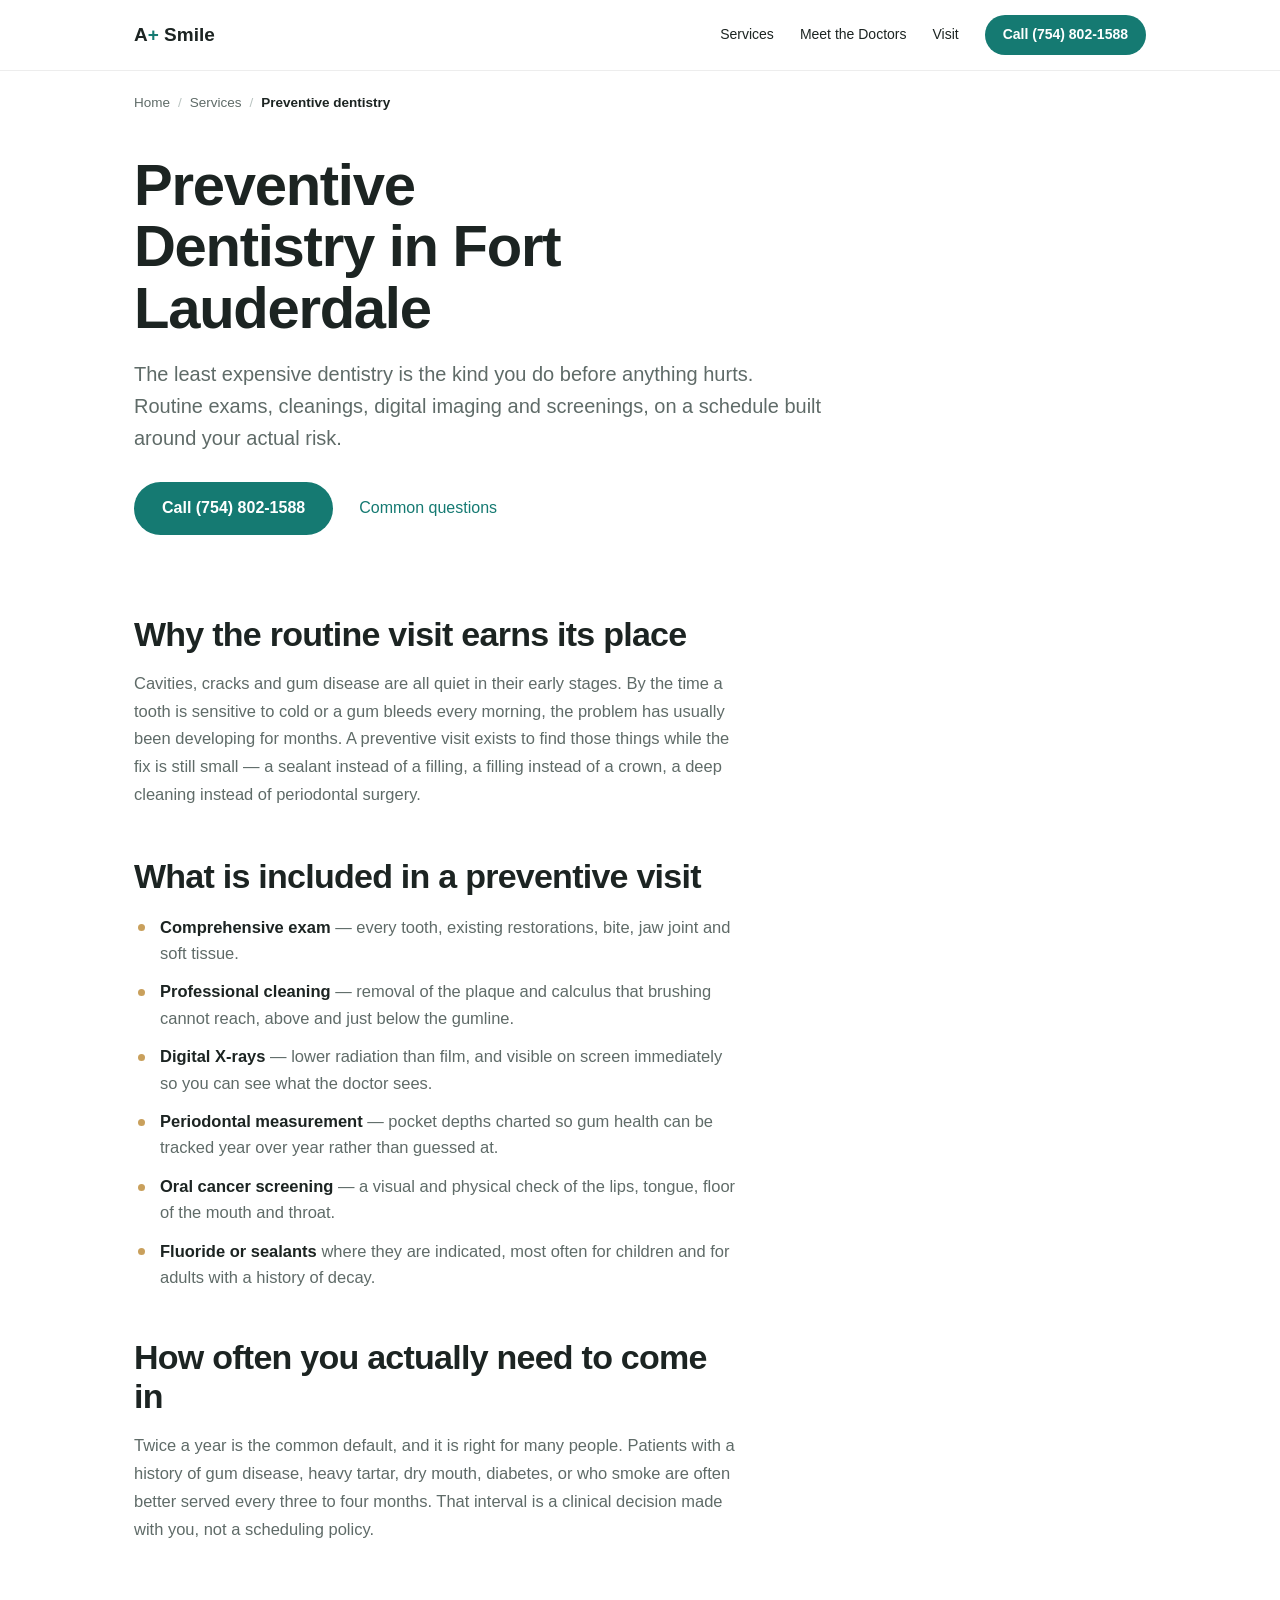
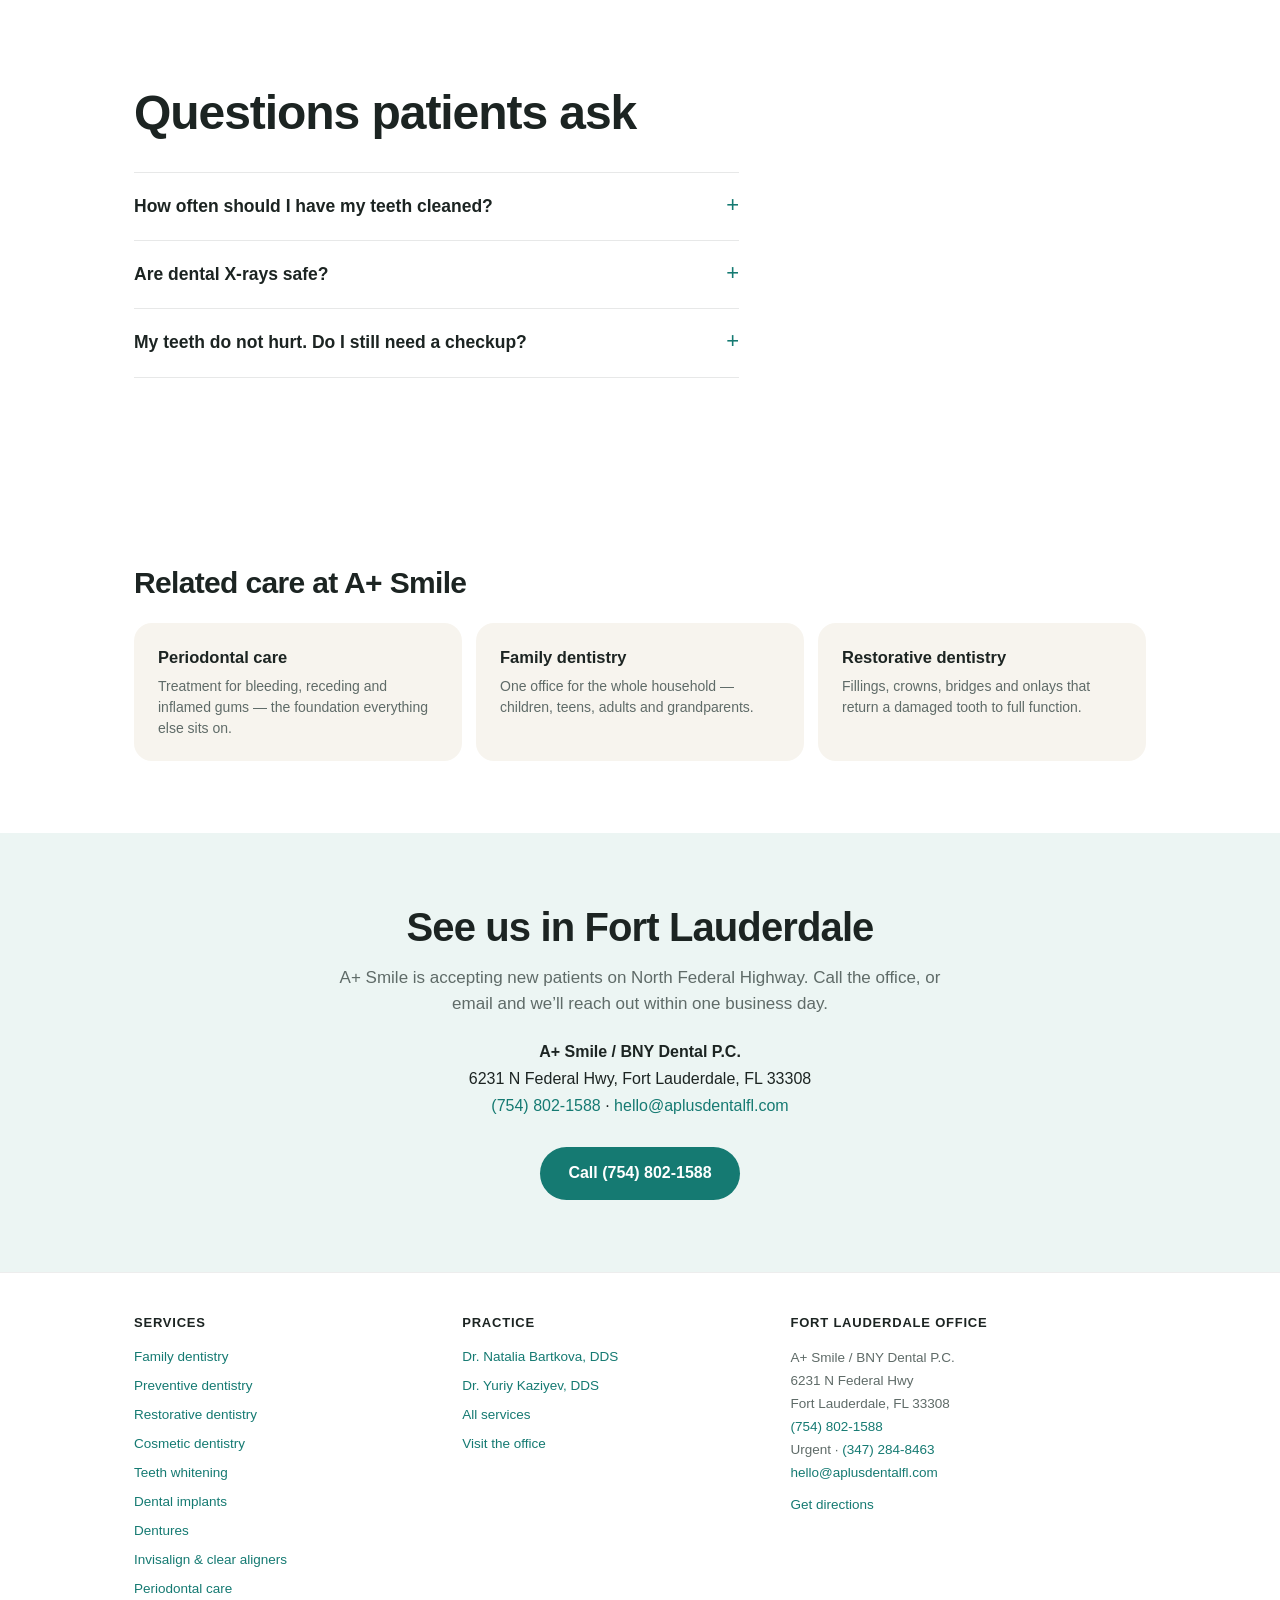
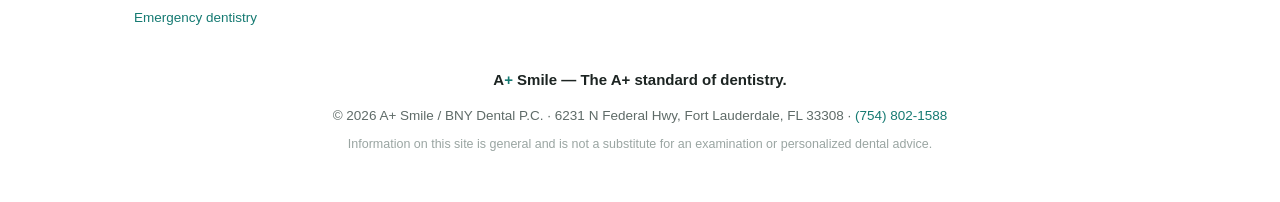
<file: services/preventive-dentistry/index.html>
<!DOCTYPE html>
<html lang="en">
<head>
<meta charset="UTF-8">
<meta name="viewport" content="width=device-width, initial-scale=1.0">
<meta name="color-scheme" content="light">
<title>Preventive Dentistry in Fort Lauderdale | A+ Smile</title>
<meta name="description" content="Exams, cleanings, digital X-rays and oral cancer screening at A+ Smile in Fort Lauderdale. Keep small problems small. Call (754) 802-1588 to book.">
<link rel="canonical" href="https://www.aplusdentalfl.com/services/preventive-dentistry/">
<meta name="robots" content="index, follow, max-image-preview:large, max-snippet:-1">
<meta property="og:type" content="article">
<meta property="og:site_name" content="A+ Smile / BNY Dental P.C.">
<meta property="og:locale" content="en_US">
<meta property="og:title" content="Preventive Dentistry in Fort Lauderdale | A+ Smile">
<meta property="og:description" content="Exams, cleanings, digital X-rays and oral cancer screening at A+ Smile in Fort Lauderdale. Keep small problems small. Call (754) 802-1588 to book.">
<meta property="og:url" content="https://www.aplusdentalfl.com/services/preventive-dentistry/">
<meta property="og:image" content="https://www.aplusdentalfl.com/assets/before-after.jpg">
<meta name="twitter:card" content="summary_large_image">
<meta name="twitter:title" content="Preventive Dentistry in Fort Lauderdale | A+ Smile">
<meta name="twitter:description" content="Exams, cleanings, digital X-rays and oral cancer screening at A+ Smile in Fort Lauderdale. Keep small problems small. Call (754) 802-1588 to book.">
<meta name="twitter:image" content="https://www.aplusdentalfl.com/assets/before-after.jpg">
<meta name="geo.region" content="US-FL">
<meta name="geo.placename" content="Fort Lauderdale, Florida">
<link rel="icon" href="/assets/favicon.svg" type="image/svg+xml">
<link rel="apple-touch-icon" href="/assets/favicon.svg">
<link rel="preload" as="style" href="/assets/site.css">
<link rel="stylesheet" href="/assets/site.css">
<script type="application/ld+json">
{
  "@context": "https://schema.org",
  "@graph": [
    {
      "@type": [
        "Dentist",
        "LocalBusiness"
      ],
      "@id": "https://www.aplusdentalfl.com/#practice",
      "name": "A+ Smile",
      "alternateName": [
        "BNY Dental P.C.",
        "A+ Smile / BNY Dental P.C.",
        "A Plus Smile"
      ],
      "legalName": "BNY Dental P.C.",
      "url": "https://www.aplusdentalfl.com/",
      "telephone": "+17548021588",
      "email": "hello@aplusdentalfl.com",
      "image": "https://www.aplusdentalfl.com/assets/before-after.jpg",
      "address": {
        "@type": "PostalAddress",
        "streetAddress": "6231 N Federal Hwy",
        "addressLocality": "Fort Lauderdale",
        "addressRegion": "FL",
        "postalCode": "33308",
        "addressCountry": "US"
      },
      "hasMap": "https://www.google.com/maps/search/?api=1&query=6231+N+Federal+Hwy%2C+Fort+Lauderdale%2C+FL+33308"
    },
    {
      "@type": "WebPage",
      "@id": "https://www.aplusdentalfl.com/services/preventive-dentistry/#webpage",
      "url": "https://www.aplusdentalfl.com/services/preventive-dentistry/",
      "name": "Preventive Dentistry in Fort Lauderdale | A+ Smile",
      "description": "Exams, cleanings, digital X-rays and oral cancer screening at A+ Smile in Fort Lauderdale. Keep small problems small. Call (754) 802-1588 to book.",
      "isPartOf": {
        "@id": "https://www.aplusdentalfl.com/#website"
      },
      "about": {
        "@id": "https://www.aplusdentalfl.com/#practice"
      },
      "inLanguage": "en-US",
      "breadcrumb": {
        "@id": "https://www.aplusdentalfl.com/services/preventive-dentistry/#breadcrumb"
      }
    },
    {
      "@type": "BreadcrumbList",
      "@id": "https://www.aplusdentalfl.com/services/preventive-dentistry/#breadcrumb",
      "itemListElement": [
        {
          "@type": "ListItem",
          "position": 1,
          "name": "Home",
          "item": "https://www.aplusdentalfl.com/"
        },
        {
          "@type": "ListItem",
          "position": 2,
          "name": "Services",
          "item": "https://www.aplusdentalfl.com/services/"
        },
        {
          "@type": "ListItem",
          "position": 3,
          "name": "Preventive dentistry",
          "item": "https://www.aplusdentalfl.com/services/preventive-dentistry/"
        }
      ]
    },
    {
      "@type": "Service",
      "@id": "https://www.aplusdentalfl.com/services/preventive-dentistry/#service",
      "name": "Preventive Dentistry in Fort Lauderdale, FL",
      "serviceType": "Preventive Dentistry",
      "description": "The least expensive dentistry is the kind you do before anything hurts. Routine exams, cleanings, digital imaging and screenings, on a schedule built around your actual risk.",
      "url": "https://www.aplusdentalfl.com/services/preventive-dentistry/",
      "provider": {
        "@id": "https://www.aplusdentalfl.com/#practice"
      },
      "areaServed": [
        {
          "@type": "City",
          "name": "Fort Lauderdale",
          "addressRegion": "FL"
        },
        {
          "@type": "City",
          "name": "Oakland Park",
          "addressRegion": "FL"
        },
        {
          "@type": "City",
          "name": "Wilton Manors",
          "addressRegion": "FL"
        },
        {
          "@type": "City",
          "name": "Lauderdale-by-the-Sea",
          "addressRegion": "FL"
        },
        {
          "@type": "City",
          "name": "Pompano Beach",
          "addressRegion": "FL"
        },
        {
          "@type": "City",
          "name": "Sea Ranch Lakes",
          "addressRegion": "FL"
        },
        {
          "@type": "City",
          "name": "Lighthouse Point",
          "addressRegion": "FL"
        }
      ],
      "audience": {
        "@type": "Audience",
        "audienceType": "Dental patients"
      }
    },
    {
      "@type": "FAQPage",
      "@id": "https://www.aplusdentalfl.com/services/preventive-dentistry/#faq",
      "mainEntity": [
        {
          "@type": "Question",
          "name": "How often should I have my teeth cleaned?",
          "acceptedAnswer": {
            "@type": "Answer",
            "text": "Every six months suits most patients. If you have a history of periodontal disease, build tartar quickly, smoke, or manage diabetes, the doctors may recommend a three- to four-month interval instead."
          }
        },
        {
          "@type": "Question",
          "name": "Are dental X-rays safe?",
          "acceptedAnswer": {
            "@type": "Answer",
            "text": "The office uses digital sensors, which require significantly less radiation than traditional film. X-rays are taken only when there is a clinical reason, and existing images from another office can often be transferred instead of repeated."
          }
        },
        {
          "@type": "Question",
          "name": "My teeth do not hurt. Do I still need a checkup?",
          "acceptedAnswer": {
            "@type": "Answer",
            "text": "Yes. Early decay, early gum disease and cracked teeth are usually painless. Pain tends to arrive at the point where treatment becomes larger and more expensive."
          }
        }
      ]
    }
  ]
}
</script>
</head>
<body>
<!-- Generated by tools/build.py from tools/content.py. Edit content there, then re-run. -->

<nav class="nav" aria-label="Primary">
  <div class="nav-inner">
    <a class="nav-logo" href="/">A<span class="logo-plus">+</span> Smile</a>
    <div class="nav-links">
      <a href="/services/">Services</a>
      <a href="/doctors/">Meet the Doctors</a>
      <a href="/#visit">Visit</a>
      <a class="nav-cta" href="tel:+17548021588">Call (754) 802‑1588</a>
    </div>
  </div>
</nav>

<nav class="breadcrumbs" aria-label="Breadcrumb">
  <ol>
      <li><a href="/">Home</a></li>
      <li><a href="/services/">Services</a></li>
      <li><span aria-current="page">Preventive dentistry</span></li>
  </ol>
</nav>

<header class="page-hero">
  <h1>Preventive Dentistry in Fort Lauderdale</h1>
  <p class="lede">The least expensive dentistry is the kind you do before anything hurts. Routine exams, cleanings, digital imaging and screenings, on a schedule built around your actual risk.</p>
  <div class="hero-actions">
    <a class="btn" href="tel:+17548021588">Call (754) 802-1588</a>
    <a class="btn-link" href="#faq">Common questions</a>
  </div>
</header>

<section class="section">
  <div class="prose">
  <h2>Why the routine visit earns its place</h2>
  <p>Cavities, cracks and gum disease are all quiet in their early stages. By the time a tooth is sensitive to cold or a gum bleeds every morning, the problem has usually been developing for months. A preventive visit exists to find those things while the fix is still small — a sealant instead of a filling, a filling instead of a crown, a deep cleaning instead of periodontal surgery.</p>
  <h2>What is included in a preventive visit</h2>
  <ul>
    <li><strong>Comprehensive exam</strong> — every tooth, existing restorations, bite, jaw joint and soft tissue.</li>
    <li><strong>Professional cleaning</strong> — removal of the plaque and calculus that brushing cannot reach, above and just below the gumline.</li>
    <li><strong>Digital X-rays</strong> — lower radiation than film, and visible on screen immediately so you can see what the doctor sees.</li>
    <li><strong>Periodontal measurement</strong> — pocket depths charted so gum health can be tracked year over year rather than guessed at.</li>
    <li><strong>Oral cancer screening</strong> — a visual and physical check of the lips, tongue, floor of the mouth and throat.</li>
    <li><strong>Fluoride or sealants</strong> where they are indicated, most often for children and for adults with a history of decay.</li>
  </ul>
  <h2>How often you actually need to come in</h2>
  <p>Twice a year is the common default, and it is right for many people. Patients with a history of gum disease, heavy tartar, dry mouth, diabetes, or who smoke are often better served every three to four months. That interval is a clinical decision made with you, not a scheduling policy.</p>
  </div>
</section>

<section class="section" id="faq">
  <h2>Questions patients ask</h2>
  <div class="faq">
    <details>
      <summary>How often should I have my teeth cleaned?</summary>
      <p>Every six months suits most patients. If you have a history of periodontal disease, build tartar quickly, smoke, or manage diabetes, the doctors may recommend a three- to four-month interval instead.</p>
    </details>
    <details>
      <summary>Are dental X-rays safe?</summary>
      <p>The office uses digital sensors, which require significantly less radiation than traditional film. X-rays are taken only when there is a clinical reason, and existing images from another office can often be transferred instead of repeated.</p>
    </details>
    <details>
      <summary>My teeth do not hurt. Do I still need a checkup?</summary>
      <p>Yes. Early decay, early gum disease and cracked teeth are usually painless. Pain tends to arrive at the point where treatment becomes larger and more expensive.</p>
    </details>
  </div>
</section>

<section class="section related">
  <h2>Related care at A+ Smile</h2>
  <div class="link-grid">
    <a class="link-card" href="/services/periodontal-care/"><strong>Periodontal care</strong><span>Treatment for bleeding, receding and inflamed gums — the foundation everything else sits on.</span></a>
    <a class="link-card" href="/services/family-dentistry/"><strong>Family dentistry</strong><span>One office for the whole household — children, teens, adults and grandparents.</span></a>
    <a class="link-card" href="/services/restorative-dentistry/"><strong>Restorative dentistry</strong><span>Fillings, crowns, bridges and onlays that return a damaged tooth to full function.</span></a>
  </div>
</section>

<section class="section cta-band">
  <h2>See us in Fort Lauderdale</h2>
  <p>A+ Smile is accepting new patients on North Federal Highway. Call the office, or email and we&rsquo;ll reach out within one business day.</p>
  <p class="nap">
    <strong>A+ Smile / BNY Dental P.C.</strong><br>
    6231 N Federal Hwy, Fort Lauderdale, FL 33308<br>
    <a href="tel:+17548021588">(754) 802-1588</a> &middot; <a href="mailto:hello@aplusdentalfl.com">hello@aplusdentalfl.com</a>
  </p>
  <a class="btn" href="tel:+17548021588">Call (754) 802-1588</a>
</section>

<footer class="footer">
  <div class="footer-nav">
    <div class="footer-col">
      <h2>Services</h2>
      <ul>
        <li><a href="/services/family-dentistry/">Family dentistry</a></li>
        <li><a href="/services/preventive-dentistry/">Preventive dentistry</a></li>
        <li><a href="/services/restorative-dentistry/">Restorative dentistry</a></li>
        <li><a href="/services/cosmetic-dentistry/">Cosmetic dentistry</a></li>
        <li><a href="/services/teeth-whitening/">Teeth whitening</a></li>
        <li><a href="/services/dental-implants/">Dental implants</a></li>
        <li><a href="/services/dentures/">Dentures</a></li>
        <li><a href="/services/invisalign/">Invisalign &amp; clear aligners</a></li>
        <li><a href="/services/periodontal-care/">Periodontal care</a></li>
        <li><a href="/services/emergency-dentistry/">Emergency dentistry</a></li>
      </ul>
    </div>
    <div class="footer-col">
      <h2>Practice</h2>
      <ul>
        <li><a href="/doctors/dr-natalia-bartkova/">Dr. Natalia Bartkova, DDS</a></li>
        <li><a href="/doctors/dr-yuriy-kaziyev/">Dr. Yuriy Kaziyev, DDS</a></li>
        <li><a href="/services/">All services</a></li>
        <li><a href="/#visit">Visit the office</a></li>
      </ul>
    </div>
    <div class="footer-col">
      <h2>Fort Lauderdale office</h2>
      <address>
        A+ Smile / BNY Dental P.C.<br>
        6231 N Federal Hwy<br>
        Fort Lauderdale, FL 33308<br>
        <a href="tel:+17548021588">(754) 802-1588</a><br>
        Urgent &middot; <a href="tel:+13472848463">(347) 284-8463</a><br>
        <a href="mailto:hello@aplusdentalfl.com">hello@aplusdentalfl.com</a>
      </address>
      <p><a href="https://www.google.com/maps/search/?api=1&amp;query=6231+N+Federal+Hwy%2C+Fort+Lauderdale%2C+FL+33308" target="_blank" rel="noopener">Get directions</a></p>
    </div>
  </div>
  <p class="footer-motto">A<span class="logo-plus">+</span> Smile &mdash; The A+ standard of dentistry.</p>
  <p>&copy; 2026 A+ Smile / BNY Dental P.C. &middot; 6231 N Federal Hwy, Fort Lauderdale, FL 33308 &middot; <a href="tel:+17548021588">(754) 802-1588</a></p>
  <p class="fine">Information on this site is general and is not a substitute for an examination or personalized dental advice.</p>
</footer>

</body>
</html>
</file>
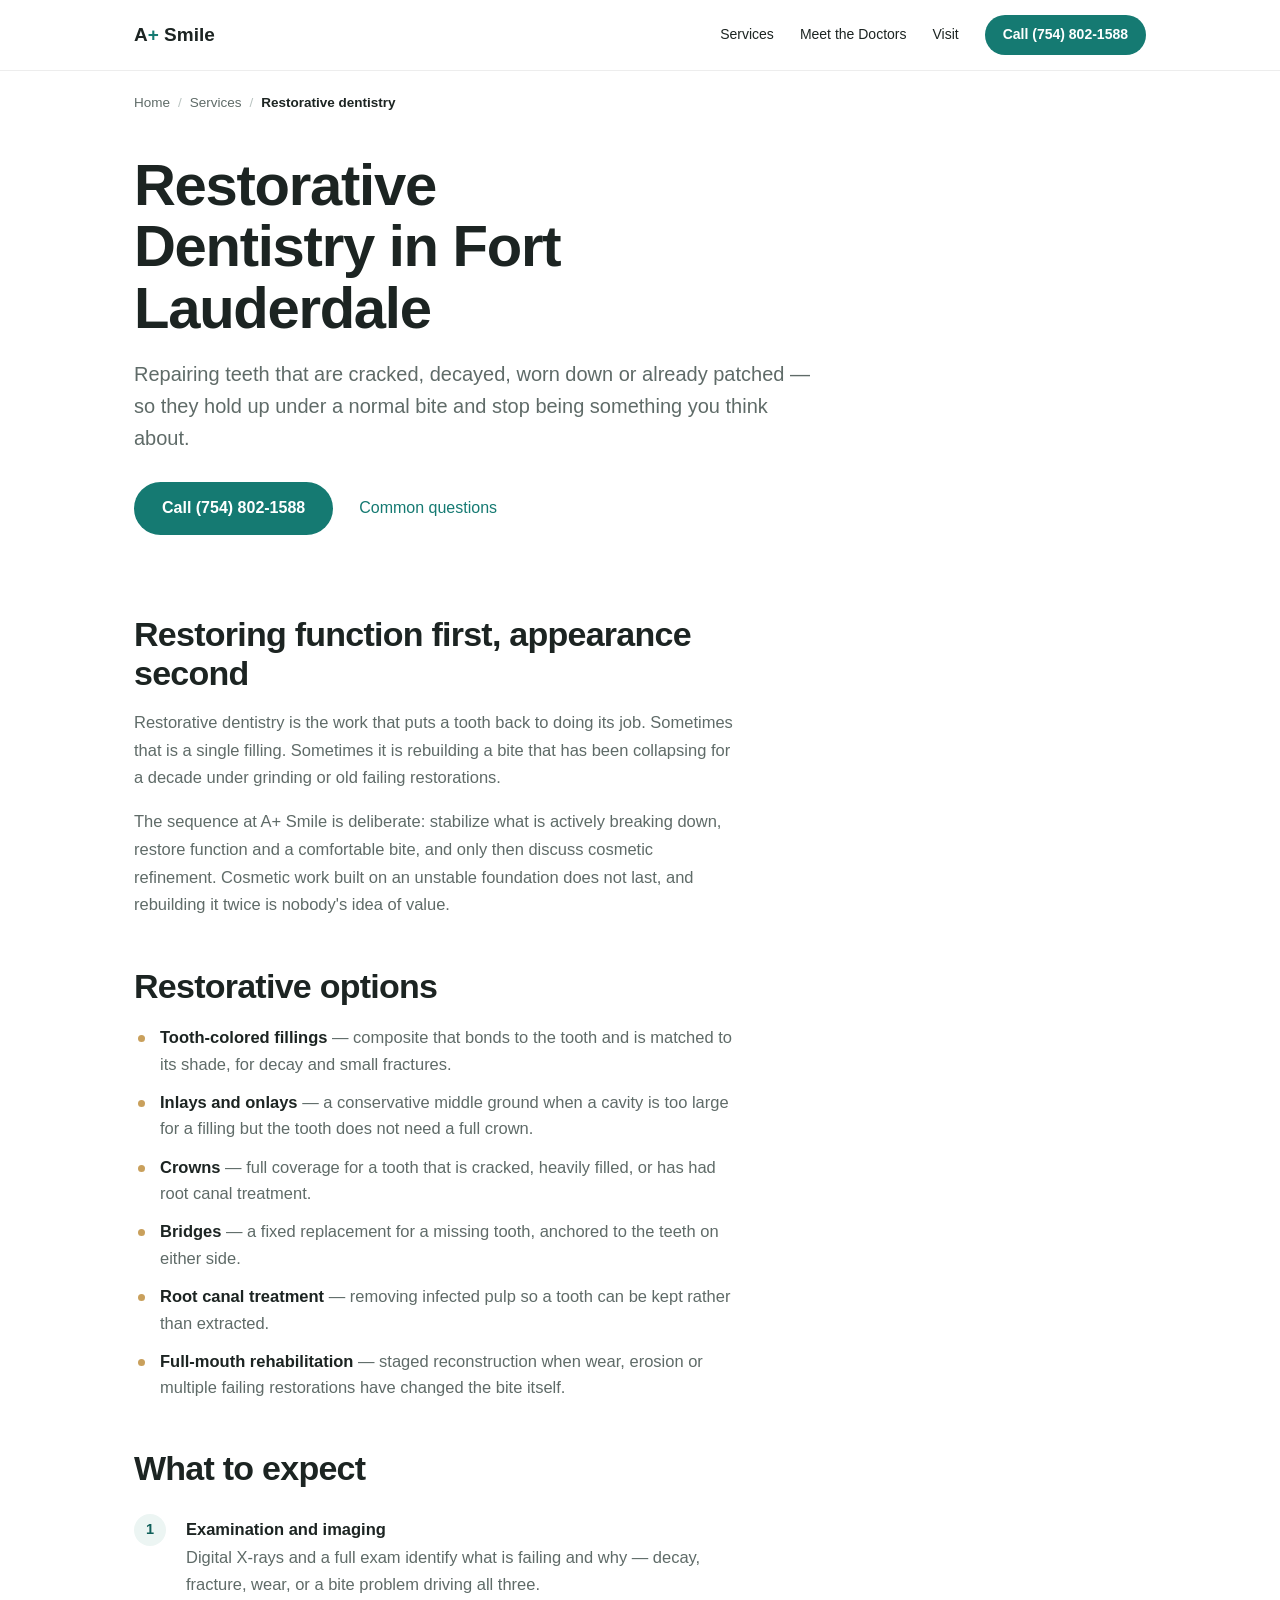
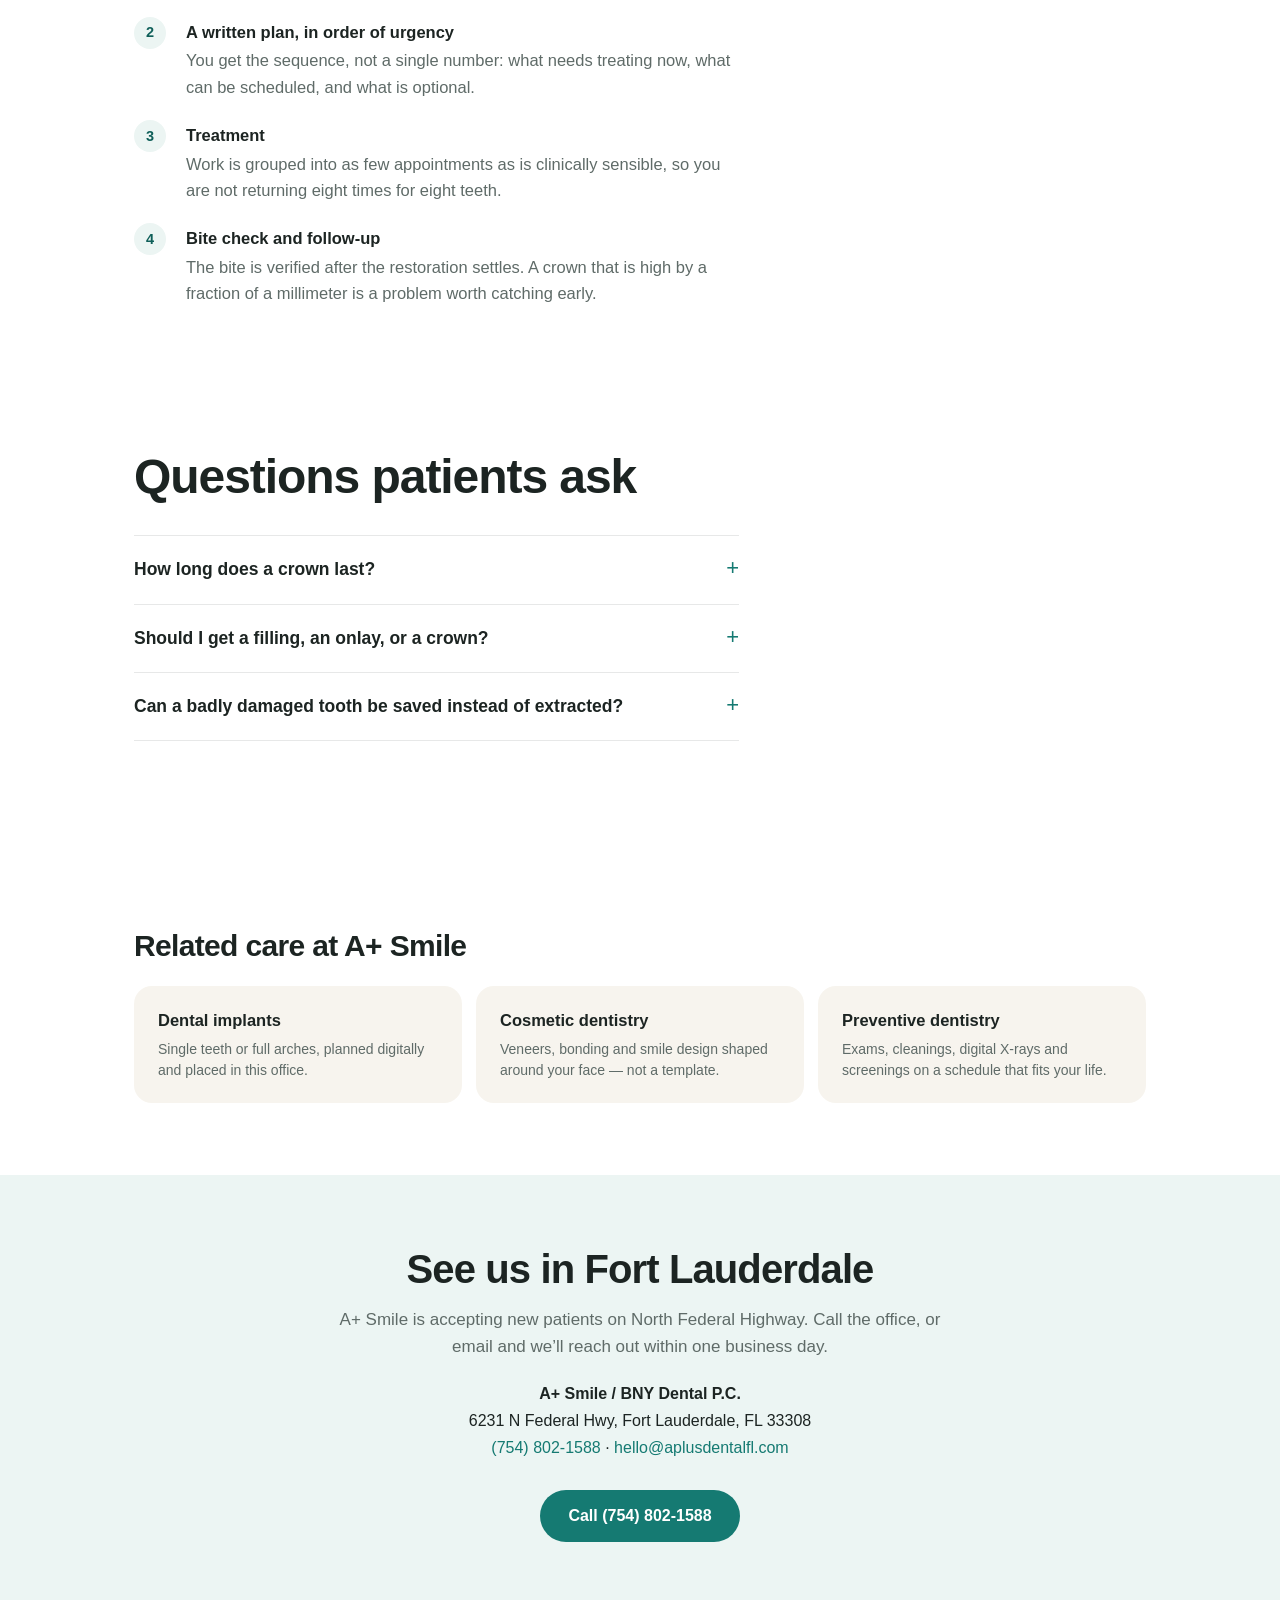
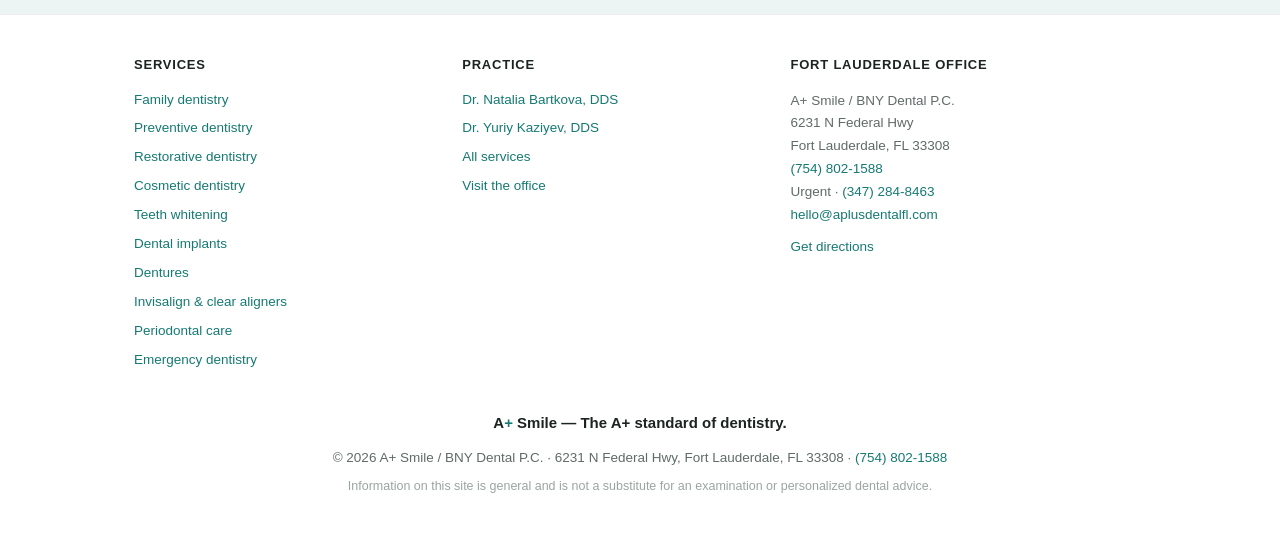
<file: services/restorative-dentistry/index.html>
<!DOCTYPE html>
<html lang="en">
<head>
<meta charset="UTF-8">
<meta name="viewport" content="width=device-width, initial-scale=1.0">
<meta name="color-scheme" content="light">
<title>Restorative Dentist in Fort Lauderdale, FL | A+ Smile</title>
<meta name="description" content="Fillings, crowns, bridges and full-mouth rehabilitation at A+ Smile in Fort Lauderdale. Repair damaged and worn teeth so they work again. Call (754) 802-1588.">
<link rel="canonical" href="https://www.aplusdentalfl.com/services/restorative-dentistry/">
<meta name="robots" content="index, follow, max-image-preview:large, max-snippet:-1">
<meta property="og:type" content="article">
<meta property="og:site_name" content="A+ Smile / BNY Dental P.C.">
<meta property="og:locale" content="en_US">
<meta property="og:title" content="Restorative Dentist in Fort Lauderdale, FL | A+ Smile">
<meta property="og:description" content="Fillings, crowns, bridges and full-mouth rehabilitation at A+ Smile in Fort Lauderdale. Repair damaged and worn teeth so they work again. Call (754) 802-1588.">
<meta property="og:url" content="https://www.aplusdentalfl.com/services/restorative-dentistry/">
<meta property="og:image" content="https://www.aplusdentalfl.com/assets/before-after.jpg">
<meta name="twitter:card" content="summary_large_image">
<meta name="twitter:title" content="Restorative Dentist in Fort Lauderdale, FL | A+ Smile">
<meta name="twitter:description" content="Fillings, crowns, bridges and full-mouth rehabilitation at A+ Smile in Fort Lauderdale. Repair damaged and worn teeth so they work again. Call (754) 802-1588.">
<meta name="twitter:image" content="https://www.aplusdentalfl.com/assets/before-after.jpg">
<meta name="geo.region" content="US-FL">
<meta name="geo.placename" content="Fort Lauderdale, Florida">
<link rel="icon" href="/assets/favicon.svg" type="image/svg+xml">
<link rel="apple-touch-icon" href="/assets/favicon.svg">
<link rel="preload" as="style" href="/assets/site.css">
<link rel="stylesheet" href="/assets/site.css">
<script type="application/ld+json">
{
  "@context": "https://schema.org",
  "@graph": [
    {
      "@type": [
        "Dentist",
        "LocalBusiness"
      ],
      "@id": "https://www.aplusdentalfl.com/#practice",
      "name": "A+ Smile",
      "alternateName": [
        "BNY Dental P.C.",
        "A+ Smile / BNY Dental P.C.",
        "A Plus Smile"
      ],
      "legalName": "BNY Dental P.C.",
      "url": "https://www.aplusdentalfl.com/",
      "telephone": "+17548021588",
      "email": "hello@aplusdentalfl.com",
      "image": "https://www.aplusdentalfl.com/assets/before-after.jpg",
      "address": {
        "@type": "PostalAddress",
        "streetAddress": "6231 N Federal Hwy",
        "addressLocality": "Fort Lauderdale",
        "addressRegion": "FL",
        "postalCode": "33308",
        "addressCountry": "US"
      },
      "hasMap": "https://www.google.com/maps/search/?api=1&query=6231+N+Federal+Hwy%2C+Fort+Lauderdale%2C+FL+33308"
    },
    {
      "@type": "WebPage",
      "@id": "https://www.aplusdentalfl.com/services/restorative-dentistry/#webpage",
      "url": "https://www.aplusdentalfl.com/services/restorative-dentistry/",
      "name": "Restorative Dentist in Fort Lauderdale, FL | A+ Smile",
      "description": "Fillings, crowns, bridges and full-mouth rehabilitation at A+ Smile in Fort Lauderdale. Repair damaged and worn teeth so they work again. Call (754) 802-1588.",
      "isPartOf": {
        "@id": "https://www.aplusdentalfl.com/#website"
      },
      "about": {
        "@id": "https://www.aplusdentalfl.com/#practice"
      },
      "inLanguage": "en-US",
      "breadcrumb": {
        "@id": "https://www.aplusdentalfl.com/services/restorative-dentistry/#breadcrumb"
      }
    },
    {
      "@type": "BreadcrumbList",
      "@id": "https://www.aplusdentalfl.com/services/restorative-dentistry/#breadcrumb",
      "itemListElement": [
        {
          "@type": "ListItem",
          "position": 1,
          "name": "Home",
          "item": "https://www.aplusdentalfl.com/"
        },
        {
          "@type": "ListItem",
          "position": 2,
          "name": "Services",
          "item": "https://www.aplusdentalfl.com/services/"
        },
        {
          "@type": "ListItem",
          "position": 3,
          "name": "Restorative dentistry",
          "item": "https://www.aplusdentalfl.com/services/restorative-dentistry/"
        }
      ]
    },
    {
      "@type": "Service",
      "@id": "https://www.aplusdentalfl.com/services/restorative-dentistry/#service",
      "name": "Restorative Dentistry in Fort Lauderdale, FL",
      "serviceType": "Restorative Dentistry",
      "description": "Repairing teeth that are cracked, decayed, worn down or already patched — so they hold up under a normal bite and stop being something you think about.",
      "url": "https://www.aplusdentalfl.com/services/restorative-dentistry/",
      "provider": {
        "@id": "https://www.aplusdentalfl.com/#practice"
      },
      "areaServed": [
        {
          "@type": "City",
          "name": "Fort Lauderdale",
          "addressRegion": "FL"
        },
        {
          "@type": "City",
          "name": "Oakland Park",
          "addressRegion": "FL"
        },
        {
          "@type": "City",
          "name": "Wilton Manors",
          "addressRegion": "FL"
        },
        {
          "@type": "City",
          "name": "Lauderdale-by-the-Sea",
          "addressRegion": "FL"
        },
        {
          "@type": "City",
          "name": "Pompano Beach",
          "addressRegion": "FL"
        },
        {
          "@type": "City",
          "name": "Sea Ranch Lakes",
          "addressRegion": "FL"
        },
        {
          "@type": "City",
          "name": "Lighthouse Point",
          "addressRegion": "FL"
        }
      ],
      "audience": {
        "@type": "Audience",
        "audienceType": "Dental patients"
      }
    },
    {
      "@type": "FAQPage",
      "@id": "https://www.aplusdentalfl.com/services/restorative-dentistry/#faq",
      "mainEntity": [
        {
          "@type": "Question",
          "name": "How long does a crown last?",
          "acceptedAnswer": {
            "@type": "Answer",
            "text": "With good hygiene and regular checkups, crowns commonly last well over a decade. Longevity depends on the health of the underlying tooth, your bite, and whether you grind — which is why a night guard is sometimes recommended alongside one."
          }
        },
        {
          "@type": "Question",
          "name": "Should I get a filling, an onlay, or a crown?",
          "acceptedAnswer": {
            "@type": "Answer",
            "text": "It depends on how much healthy tooth structure is left. The doctors will show you the X-ray and the intraoral photo and explain where your tooth sits on that spectrum before you decide."
          }
        },
        {
          "@type": "Question",
          "name": "Can a badly damaged tooth be saved instead of extracted?",
          "acceptedAnswer": {
            "@type": "Answer",
            "text": "Often, yes — with root canal treatment and a crown, or with a build-up and crown. Whether it is worth saving depends on the remaining structure and the health of the bone around it, and that is a conversation, not a formula."
          }
        }
      ]
    }
  ]
}
</script>
</head>
<body>
<!-- Generated by tools/build.py from tools/content.py. Edit content there, then re-run. -->

<nav class="nav" aria-label="Primary">
  <div class="nav-inner">
    <a class="nav-logo" href="/">A<span class="logo-plus">+</span> Smile</a>
    <div class="nav-links">
      <a href="/services/">Services</a>
      <a href="/doctors/">Meet the Doctors</a>
      <a href="/#visit">Visit</a>
      <a class="nav-cta" href="tel:+17548021588">Call (754) 802‑1588</a>
    </div>
  </div>
</nav>

<nav class="breadcrumbs" aria-label="Breadcrumb">
  <ol>
      <li><a href="/">Home</a></li>
      <li><a href="/services/">Services</a></li>
      <li><span aria-current="page">Restorative dentistry</span></li>
  </ol>
</nav>

<header class="page-hero">
  <h1>Restorative Dentistry in Fort Lauderdale</h1>
  <p class="lede">Repairing teeth that are cracked, decayed, worn down or already patched — so they hold up under a normal bite and stop being something you think about.</p>
  <div class="hero-actions">
    <a class="btn" href="tel:+17548021588">Call (754) 802-1588</a>
    <a class="btn-link" href="#faq">Common questions</a>
  </div>
</header>

<section class="section">
  <div class="prose">
  <h2>Restoring function first, appearance second</h2>
  <p>Restorative dentistry is the work that puts a tooth back to doing its job. Sometimes that is a single filling. Sometimes it is rebuilding a bite that has been collapsing for a decade under grinding or old failing restorations.</p>
  <p>The sequence at A+ Smile is deliberate: stabilize what is actively breaking down, restore function and a comfortable bite, and only then discuss cosmetic refinement. Cosmetic work built on an unstable foundation does not last, and rebuilding it twice is nobody's idea of value.</p>
  <h2>Restorative options</h2>
  <ul>
    <li><strong>Tooth-colored fillings</strong> — composite that bonds to the tooth and is matched to its shade, for decay and small fractures.</li>
    <li><strong>Inlays and onlays</strong> — a conservative middle ground when a cavity is too large for a filling but the tooth does not need a full crown.</li>
    <li><strong>Crowns</strong> — full coverage for a tooth that is cracked, heavily filled, or has had root canal treatment.</li>
    <li><strong>Bridges</strong> — a fixed replacement for a missing tooth, anchored to the teeth on either side.</li>
    <li><strong>Root canal treatment</strong> — removing infected pulp so a tooth can be kept rather than extracted.</li>
    <li><strong>Full-mouth rehabilitation</strong> — staged reconstruction when wear, erosion or multiple failing restorations have changed the bite itself.</li>
  </ul>
  <h2>What to expect</h2>
  <ol class="steps">
    <li><strong>Examination and imaging</strong>Digital X-rays and a full exam identify what is failing and why — decay, fracture, wear, or a bite problem driving all three.</li>
    <li><strong>A written plan, in order of urgency</strong>You get the sequence, not a single number: what needs treating now, what can be scheduled, and what is optional.</li>
    <li><strong>Treatment</strong>Work is grouped into as few appointments as is clinically sensible, so you are not returning eight times for eight teeth.</li>
    <li><strong>Bite check and follow-up</strong>The bite is verified after the restoration settles. A crown that is high by a fraction of a millimeter is a problem worth catching early.</li>
  </ol>
  </div>
</section>

<section class="section" id="faq">
  <h2>Questions patients ask</h2>
  <div class="faq">
    <details>
      <summary>How long does a crown last?</summary>
      <p>With good hygiene and regular checkups, crowns commonly last well over a decade. Longevity depends on the health of the underlying tooth, your bite, and whether you grind — which is why a night guard is sometimes recommended alongside one.</p>
    </details>
    <details>
      <summary>Should I get a filling, an onlay, or a crown?</summary>
      <p>It depends on how much healthy tooth structure is left. The doctors will show you the X-ray and the intraoral photo and explain where your tooth sits on that spectrum before you decide.</p>
    </details>
    <details>
      <summary>Can a badly damaged tooth be saved instead of extracted?</summary>
      <p>Often, yes — with root canal treatment and a crown, or with a build-up and crown. Whether it is worth saving depends on the remaining structure and the health of the bone around it, and that is a conversation, not a formula.</p>
    </details>
  </div>
</section>

<section class="section related">
  <h2>Related care at A+ Smile</h2>
  <div class="link-grid">
    <a class="link-card" href="/services/dental-implants/"><strong>Dental implants</strong><span>Single teeth or full arches, planned digitally and placed in this office.</span></a>
    <a class="link-card" href="/services/cosmetic-dentistry/"><strong>Cosmetic dentistry</strong><span>Veneers, bonding and smile design shaped around your face — not a template.</span></a>
    <a class="link-card" href="/services/preventive-dentistry/"><strong>Preventive dentistry</strong><span>Exams, cleanings, digital X-rays and screenings on a schedule that fits your life.</span></a>
  </div>
</section>

<section class="section cta-band">
  <h2>See us in Fort Lauderdale</h2>
  <p>A+ Smile is accepting new patients on North Federal Highway. Call the office, or email and we&rsquo;ll reach out within one business day.</p>
  <p class="nap">
    <strong>A+ Smile / BNY Dental P.C.</strong><br>
    6231 N Federal Hwy, Fort Lauderdale, FL 33308<br>
    <a href="tel:+17548021588">(754) 802-1588</a> &middot; <a href="mailto:hello@aplusdentalfl.com">hello@aplusdentalfl.com</a>
  </p>
  <a class="btn" href="tel:+17548021588">Call (754) 802-1588</a>
</section>

<footer class="footer">
  <div class="footer-nav">
    <div class="footer-col">
      <h2>Services</h2>
      <ul>
        <li><a href="/services/family-dentistry/">Family dentistry</a></li>
        <li><a href="/services/preventive-dentistry/">Preventive dentistry</a></li>
        <li><a href="/services/restorative-dentistry/">Restorative dentistry</a></li>
        <li><a href="/services/cosmetic-dentistry/">Cosmetic dentistry</a></li>
        <li><a href="/services/teeth-whitening/">Teeth whitening</a></li>
        <li><a href="/services/dental-implants/">Dental implants</a></li>
        <li><a href="/services/dentures/">Dentures</a></li>
        <li><a href="/services/invisalign/">Invisalign &amp; clear aligners</a></li>
        <li><a href="/services/periodontal-care/">Periodontal care</a></li>
        <li><a href="/services/emergency-dentistry/">Emergency dentistry</a></li>
      </ul>
    </div>
    <div class="footer-col">
      <h2>Practice</h2>
      <ul>
        <li><a href="/doctors/dr-natalia-bartkova/">Dr. Natalia Bartkova, DDS</a></li>
        <li><a href="/doctors/dr-yuriy-kaziyev/">Dr. Yuriy Kaziyev, DDS</a></li>
        <li><a href="/services/">All services</a></li>
        <li><a href="/#visit">Visit the office</a></li>
      </ul>
    </div>
    <div class="footer-col">
      <h2>Fort Lauderdale office</h2>
      <address>
        A+ Smile / BNY Dental P.C.<br>
        6231 N Federal Hwy<br>
        Fort Lauderdale, FL 33308<br>
        <a href="tel:+17548021588">(754) 802-1588</a><br>
        Urgent &middot; <a href="tel:+13472848463">(347) 284-8463</a><br>
        <a href="mailto:hello@aplusdentalfl.com">hello@aplusdentalfl.com</a>
      </address>
      <p><a href="https://www.google.com/maps/search/?api=1&amp;query=6231+N+Federal+Hwy%2C+Fort+Lauderdale%2C+FL+33308" target="_blank" rel="noopener">Get directions</a></p>
    </div>
  </div>
  <p class="footer-motto">A<span class="logo-plus">+</span> Smile &mdash; The A+ standard of dentistry.</p>
  <p>&copy; 2026 A+ Smile / BNY Dental P.C. &middot; 6231 N Federal Hwy, Fort Lauderdale, FL 33308 &middot; <a href="tel:+17548021588">(754) 802-1588</a></p>
  <p class="fine">Information on this site is general and is not a substitute for an examination or personalized dental advice.</p>
</footer>

</body>
</html>
</file>
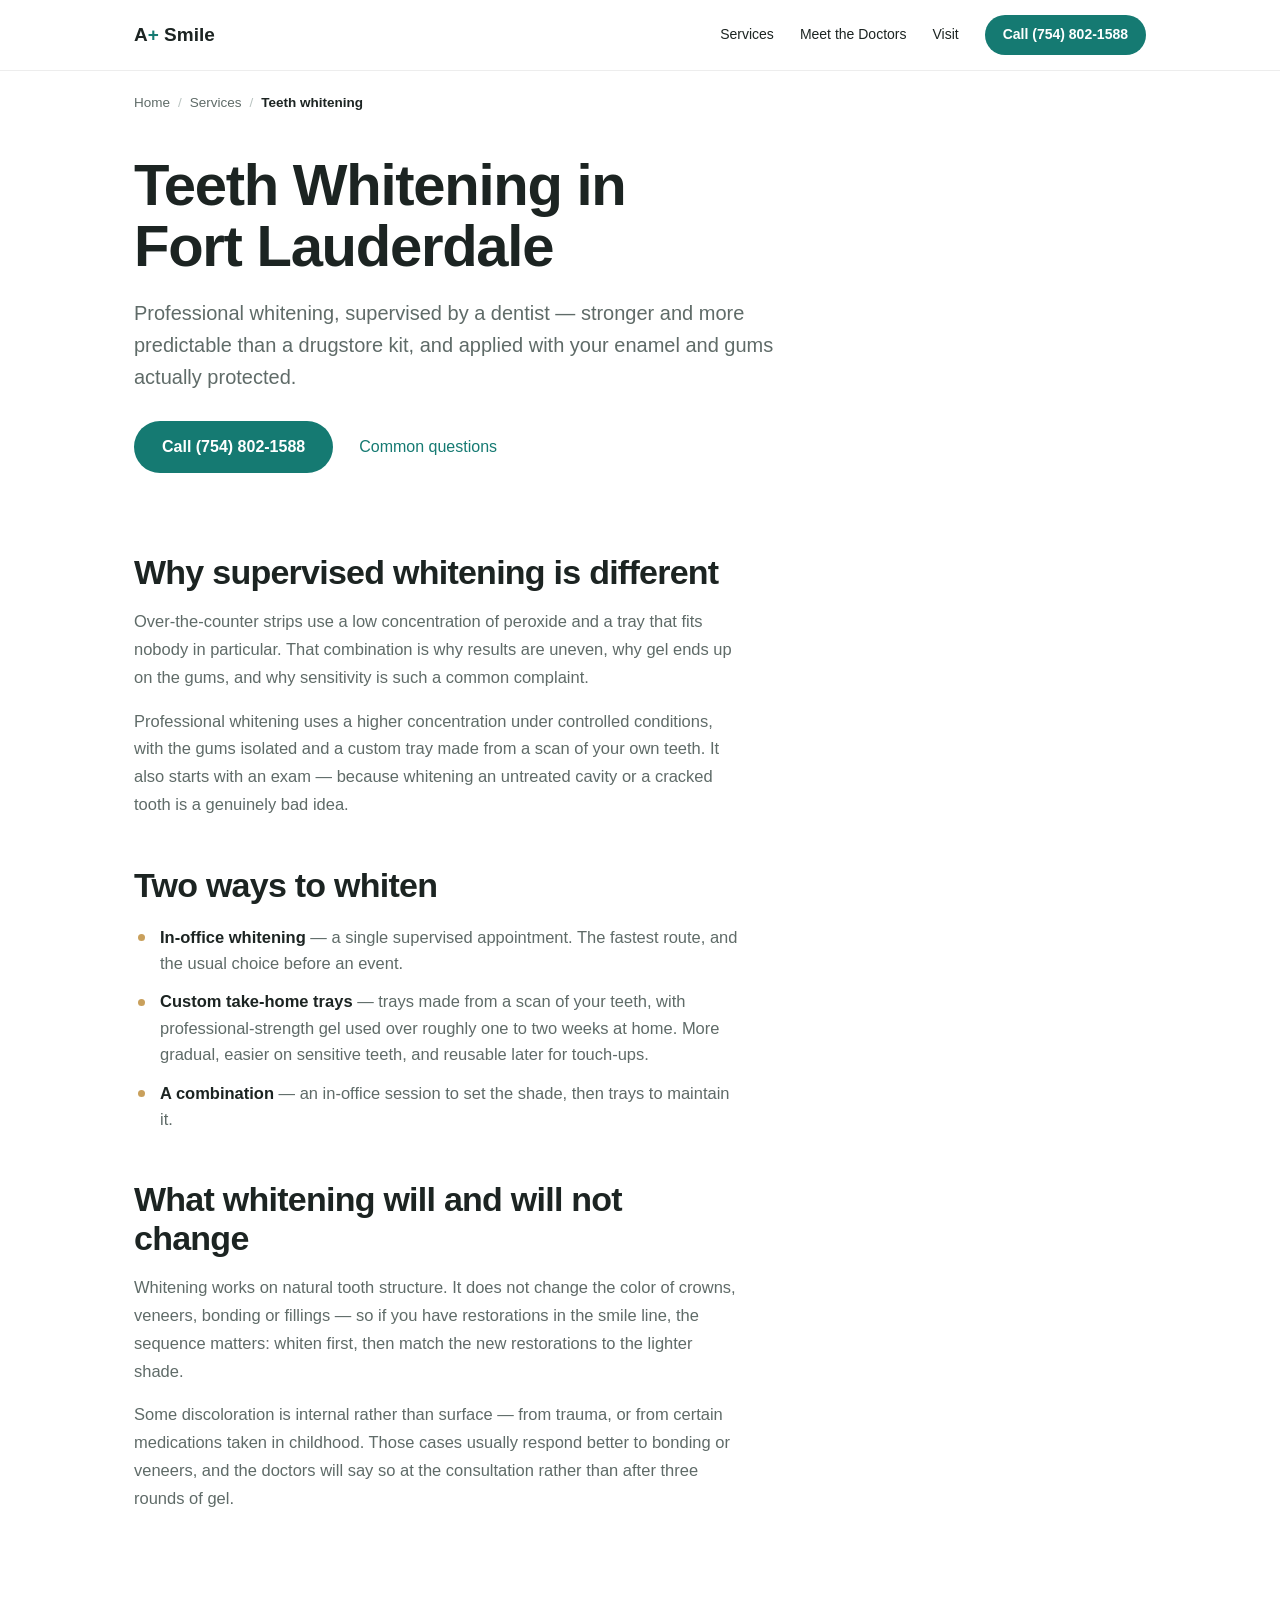
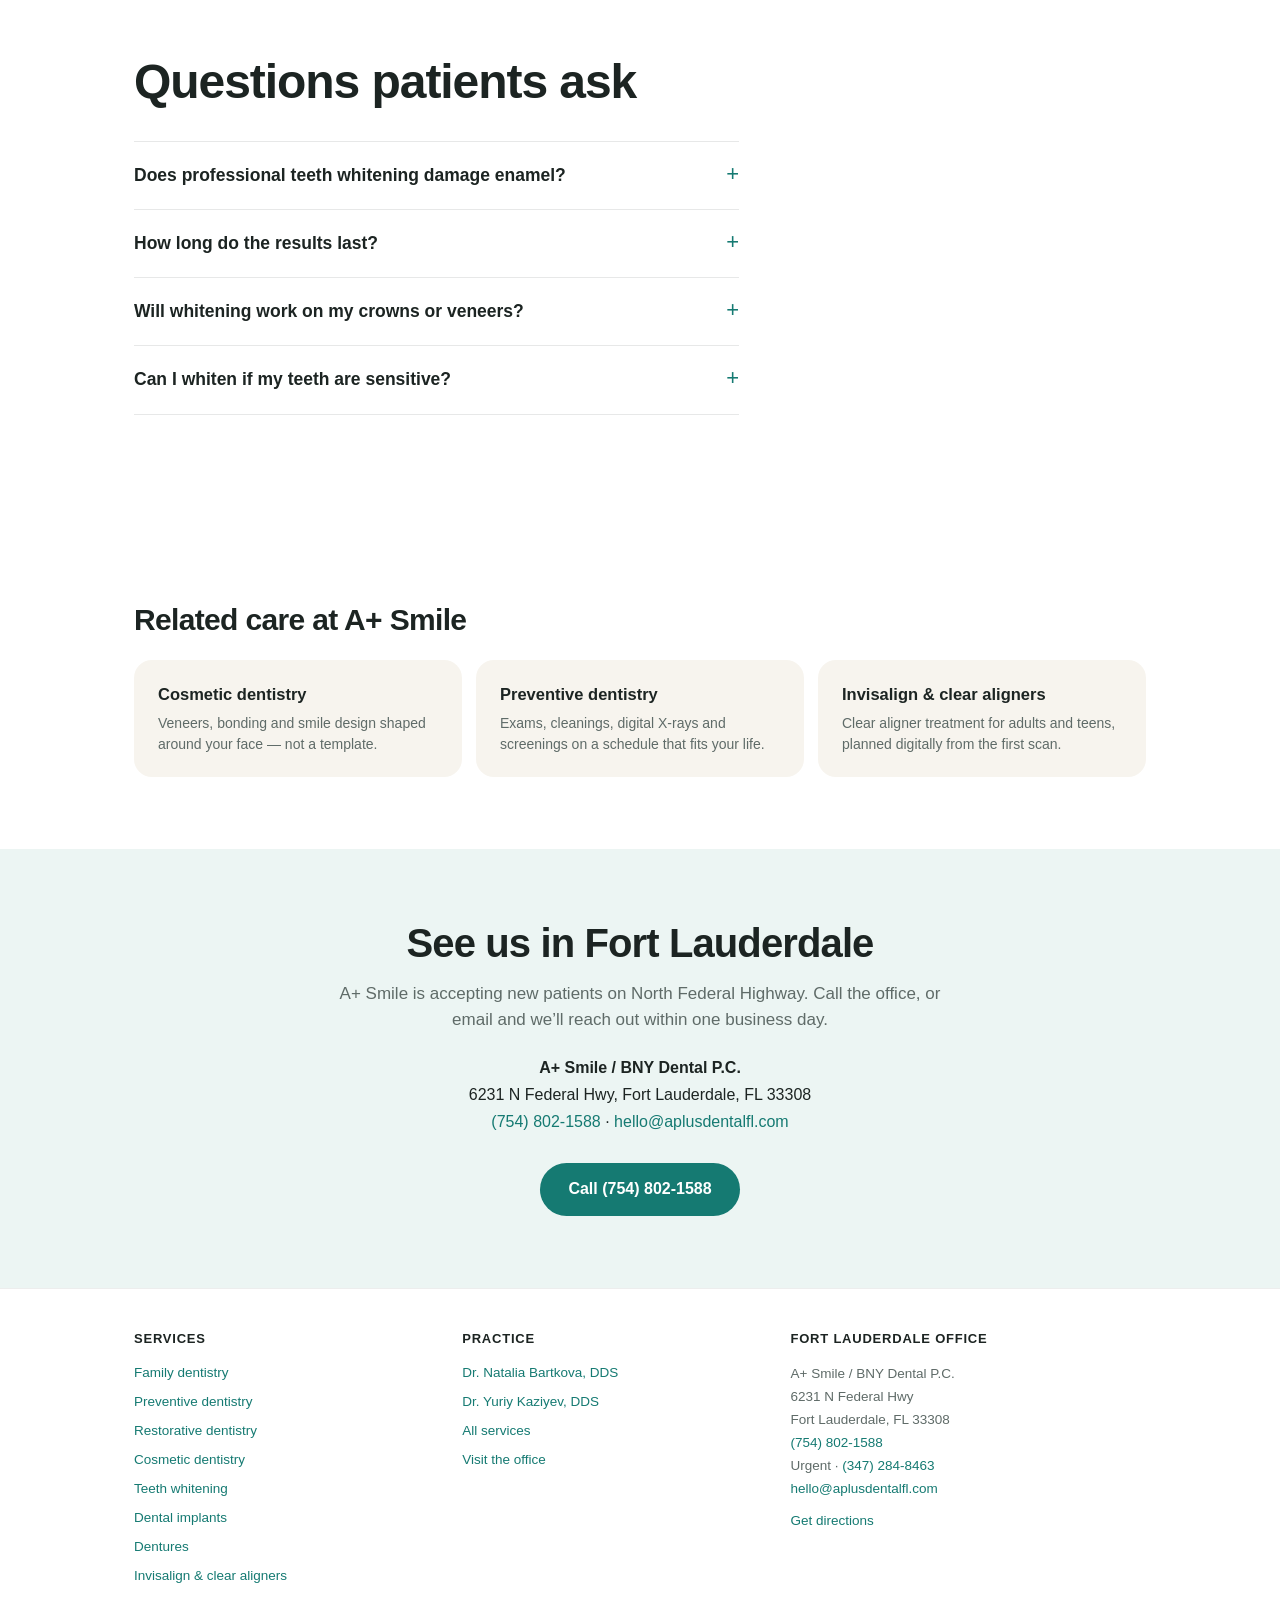
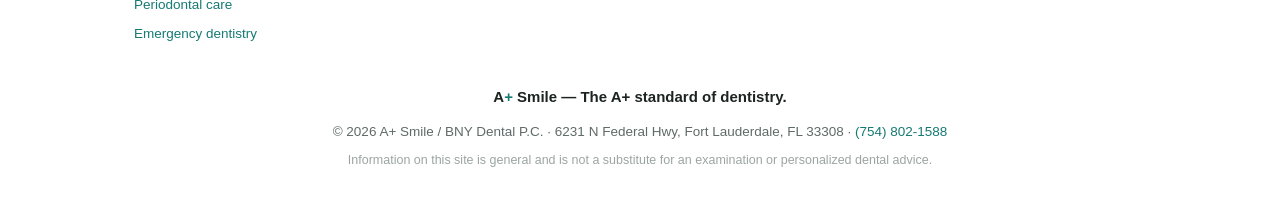
<file: services/teeth-whitening/index.html>
<!DOCTYPE html>
<html lang="en">
<head>
<meta charset="UTF-8">
<meta name="viewport" content="width=device-width, initial-scale=1.0">
<meta name="color-scheme" content="light">
<title>Teeth Whitening in Fort Lauderdale, FL | A+ Smile</title>
<meta name="description" content="Professional in-office and take-home teeth whitening at A+ Smile in Fort Lauderdale, supervised by a dentist. Book a consult at (754) 802-1588.">
<link rel="canonical" href="https://www.aplusdentalfl.com/services/teeth-whitening/">
<meta name="robots" content="index, follow, max-image-preview:large, max-snippet:-1">
<meta property="og:type" content="article">
<meta property="og:site_name" content="A+ Smile / BNY Dental P.C.">
<meta property="og:locale" content="en_US">
<meta property="og:title" content="Teeth Whitening in Fort Lauderdale, FL | A+ Smile">
<meta property="og:description" content="Professional in-office and take-home teeth whitening at A+ Smile in Fort Lauderdale, supervised by a dentist. Book a consult at (754) 802-1588.">
<meta property="og:url" content="https://www.aplusdentalfl.com/services/teeth-whitening/">
<meta property="og:image" content="https://www.aplusdentalfl.com/assets/before-after.jpg">
<meta name="twitter:card" content="summary_large_image">
<meta name="twitter:title" content="Teeth Whitening in Fort Lauderdale, FL | A+ Smile">
<meta name="twitter:description" content="Professional in-office and take-home teeth whitening at A+ Smile in Fort Lauderdale, supervised by a dentist. Book a consult at (754) 802-1588.">
<meta name="twitter:image" content="https://www.aplusdentalfl.com/assets/before-after.jpg">
<meta name="geo.region" content="US-FL">
<meta name="geo.placename" content="Fort Lauderdale, Florida">
<link rel="icon" href="/assets/favicon.svg" type="image/svg+xml">
<link rel="apple-touch-icon" href="/assets/favicon.svg">
<link rel="preload" as="style" href="/assets/site.css">
<link rel="stylesheet" href="/assets/site.css">
<script type="application/ld+json">
{
  "@context": "https://schema.org",
  "@graph": [
    {
      "@type": [
        "Dentist",
        "LocalBusiness"
      ],
      "@id": "https://www.aplusdentalfl.com/#practice",
      "name": "A+ Smile",
      "alternateName": [
        "BNY Dental P.C.",
        "A+ Smile / BNY Dental P.C.",
        "A Plus Smile"
      ],
      "legalName": "BNY Dental P.C.",
      "url": "https://www.aplusdentalfl.com/",
      "telephone": "+17548021588",
      "email": "hello@aplusdentalfl.com",
      "image": "https://www.aplusdentalfl.com/assets/before-after.jpg",
      "address": {
        "@type": "PostalAddress",
        "streetAddress": "6231 N Federal Hwy",
        "addressLocality": "Fort Lauderdale",
        "addressRegion": "FL",
        "postalCode": "33308",
        "addressCountry": "US"
      },
      "hasMap": "https://www.google.com/maps/search/?api=1&query=6231+N+Federal+Hwy%2C+Fort+Lauderdale%2C+FL+33308"
    },
    {
      "@type": "WebPage",
      "@id": "https://www.aplusdentalfl.com/services/teeth-whitening/#webpage",
      "url": "https://www.aplusdentalfl.com/services/teeth-whitening/",
      "name": "Teeth Whitening in Fort Lauderdale, FL | A+ Smile",
      "description": "Professional in-office and take-home teeth whitening at A+ Smile in Fort Lauderdale, supervised by a dentist. Book a consult at (754) 802-1588.",
      "isPartOf": {
        "@id": "https://www.aplusdentalfl.com/#website"
      },
      "about": {
        "@id": "https://www.aplusdentalfl.com/#practice"
      },
      "inLanguage": "en-US",
      "breadcrumb": {
        "@id": "https://www.aplusdentalfl.com/services/teeth-whitening/#breadcrumb"
      }
    },
    {
      "@type": "BreadcrumbList",
      "@id": "https://www.aplusdentalfl.com/services/teeth-whitening/#breadcrumb",
      "itemListElement": [
        {
          "@type": "ListItem",
          "position": 1,
          "name": "Home",
          "item": "https://www.aplusdentalfl.com/"
        },
        {
          "@type": "ListItem",
          "position": 2,
          "name": "Services",
          "item": "https://www.aplusdentalfl.com/services/"
        },
        {
          "@type": "ListItem",
          "position": 3,
          "name": "Teeth whitening",
          "item": "https://www.aplusdentalfl.com/services/teeth-whitening/"
        }
      ]
    },
    {
      "@type": "Service",
      "@id": "https://www.aplusdentalfl.com/services/teeth-whitening/#service",
      "name": "Teeth Whitening in Fort Lauderdale, FL",
      "serviceType": "Teeth Whitening",
      "description": "Professional whitening, supervised by a dentist — stronger and more predictable than a drugstore kit, and applied with your enamel and gums actually protected.",
      "url": "https://www.aplusdentalfl.com/services/teeth-whitening/",
      "provider": {
        "@id": "https://www.aplusdentalfl.com/#practice"
      },
      "areaServed": [
        {
          "@type": "City",
          "name": "Fort Lauderdale",
          "addressRegion": "FL"
        },
        {
          "@type": "City",
          "name": "Oakland Park",
          "addressRegion": "FL"
        },
        {
          "@type": "City",
          "name": "Wilton Manors",
          "addressRegion": "FL"
        },
        {
          "@type": "City",
          "name": "Lauderdale-by-the-Sea",
          "addressRegion": "FL"
        },
        {
          "@type": "City",
          "name": "Pompano Beach",
          "addressRegion": "FL"
        },
        {
          "@type": "City",
          "name": "Sea Ranch Lakes",
          "addressRegion": "FL"
        },
        {
          "@type": "City",
          "name": "Lighthouse Point",
          "addressRegion": "FL"
        }
      ],
      "audience": {
        "@type": "Audience",
        "audienceType": "Dental patients"
      }
    },
    {
      "@type": "FAQPage",
      "@id": "https://www.aplusdentalfl.com/services/teeth-whitening/#faq",
      "mainEntity": [
        {
          "@type": "Question",
          "name": "Does professional teeth whitening damage enamel?",
          "acceptedAnswer": {
            "@type": "Answer",
            "text": "Used as directed and under supervision, professional whitening is not shown to damage enamel. Temporary sensitivity is the common side effect, and it typically resolves within a few days. Tell the doctors if your teeth are already sensitive — the protocol can be adjusted."
          }
        },
        {
          "@type": "Question",
          "name": "How long do the results last?",
          "acceptedAnswer": {
            "@type": "Answer",
            "text": "Commonly one to two years, though it depends heavily on coffee, tea, red wine and smoking. Custom trays can be reused for occasional short touch-ups, which is why many patients prefer the take-home option."
          }
        },
        {
          "@type": "Question",
          "name": "Will whitening work on my crowns or veneers?",
          "acceptedAnswer": {
            "@type": "Answer",
            "text": "No. Whitening gel only lightens natural tooth structure. If you have restorations in your smile line, whiten first and then match the replacements to your new shade."
          }
        },
        {
          "@type": "Question",
          "name": "Can I whiten if my teeth are sensitive?",
          "acceptedAnswer": {
            "@type": "Answer",
            "text": "Usually. Sensitivity is managed with a lower-concentration gel, shorter wear times, or a desensitizing course beforehand. It is worth raising at the consultation so the plan starts in the right place."
          }
        }
      ]
    }
  ]
}
</script>
</head>
<body>
<!-- Generated by tools/build.py from tools/content.py. Edit content there, then re-run. -->

<nav class="nav" aria-label="Primary">
  <div class="nav-inner">
    <a class="nav-logo" href="/">A<span class="logo-plus">+</span> Smile</a>
    <div class="nav-links">
      <a href="/services/">Services</a>
      <a href="/doctors/">Meet the Doctors</a>
      <a href="/#visit">Visit</a>
      <a class="nav-cta" href="tel:+17548021588">Call (754) 802‑1588</a>
    </div>
  </div>
</nav>

<nav class="breadcrumbs" aria-label="Breadcrumb">
  <ol>
      <li><a href="/">Home</a></li>
      <li><a href="/services/">Services</a></li>
      <li><span aria-current="page">Teeth whitening</span></li>
  </ol>
</nav>

<header class="page-hero">
  <h1>Teeth Whitening in Fort Lauderdale</h1>
  <p class="lede">Professional whitening, supervised by a dentist — stronger and more predictable than a drugstore kit, and applied with your enamel and gums actually protected.</p>
  <div class="hero-actions">
    <a class="btn" href="tel:+17548021588">Call (754) 802-1588</a>
    <a class="btn-link" href="#faq">Common questions</a>
  </div>
</header>

<section class="section">
  <div class="prose">
  <h2>Why supervised whitening is different</h2>
  <p>Over-the-counter strips use a low concentration of peroxide and a tray that fits nobody in particular. That combination is why results are uneven, why gel ends up on the gums, and why sensitivity is such a common complaint.</p>
  <p>Professional whitening uses a higher concentration under controlled conditions, with the gums isolated and a custom tray made from a scan of your own teeth. It also starts with an exam — because whitening an untreated cavity or a cracked tooth is a genuinely bad idea.</p>
  <h2>Two ways to whiten</h2>
  <ul>
    <li><strong>In-office whitening</strong> — a single supervised appointment. The fastest route, and the usual choice before an event.</li>
    <li><strong>Custom take-home trays</strong> — trays made from a scan of your teeth, with professional-strength gel used over roughly one to two weeks at home. More gradual, easier on sensitive teeth, and reusable later for touch-ups.</li>
    <li><strong>A combination</strong> — an in-office session to set the shade, then trays to maintain it.</li>
  </ul>
  <h2>What whitening will and will not change</h2>
  <p>Whitening works on natural tooth structure. It does not change the color of crowns, veneers, bonding or fillings — so if you have restorations in the smile line, the sequence matters: whiten first, then match the new restorations to the lighter shade.</p>
  <p>Some discoloration is internal rather than surface — from trauma, or from certain medications taken in childhood. Those cases usually respond better to bonding or veneers, and the doctors will say so at the consultation rather than after three rounds of gel.</p>
  </div>
</section>

<section class="section" id="faq">
  <h2>Questions patients ask</h2>
  <div class="faq">
    <details>
      <summary>Does professional teeth whitening damage enamel?</summary>
      <p>Used as directed and under supervision, professional whitening is not shown to damage enamel. Temporary sensitivity is the common side effect, and it typically resolves within a few days. Tell the doctors if your teeth are already sensitive — the protocol can be adjusted.</p>
    </details>
    <details>
      <summary>How long do the results last?</summary>
      <p>Commonly one to two years, though it depends heavily on coffee, tea, red wine and smoking. Custom trays can be reused for occasional short touch-ups, which is why many patients prefer the take-home option.</p>
    </details>
    <details>
      <summary>Will whitening work on my crowns or veneers?</summary>
      <p>No. Whitening gel only lightens natural tooth structure. If you have restorations in your smile line, whiten first and then match the replacements to your new shade.</p>
    </details>
    <details>
      <summary>Can I whiten if my teeth are sensitive?</summary>
      <p>Usually. Sensitivity is managed with a lower-concentration gel, shorter wear times, or a desensitizing course beforehand. It is worth raising at the consultation so the plan starts in the right place.</p>
    </details>
  </div>
</section>

<section class="section related">
  <h2>Related care at A+ Smile</h2>
  <div class="link-grid">
    <a class="link-card" href="/services/cosmetic-dentistry/"><strong>Cosmetic dentistry</strong><span>Veneers, bonding and smile design shaped around your face — not a template.</span></a>
    <a class="link-card" href="/services/preventive-dentistry/"><strong>Preventive dentistry</strong><span>Exams, cleanings, digital X-rays and screenings on a schedule that fits your life.</span></a>
    <a class="link-card" href="/services/invisalign/"><strong>Invisalign &amp; clear aligners</strong><span>Clear aligner treatment for adults and teens, planned digitally from the first scan.</span></a>
  </div>
</section>

<section class="section cta-band">
  <h2>See us in Fort Lauderdale</h2>
  <p>A+ Smile is accepting new patients on North Federal Highway. Call the office, or email and we&rsquo;ll reach out within one business day.</p>
  <p class="nap">
    <strong>A+ Smile / BNY Dental P.C.</strong><br>
    6231 N Federal Hwy, Fort Lauderdale, FL 33308<br>
    <a href="tel:+17548021588">(754) 802-1588</a> &middot; <a href="mailto:hello@aplusdentalfl.com">hello@aplusdentalfl.com</a>
  </p>
  <a class="btn" href="tel:+17548021588">Call (754) 802-1588</a>
</section>

<footer class="footer">
  <div class="footer-nav">
    <div class="footer-col">
      <h2>Services</h2>
      <ul>
        <li><a href="/services/family-dentistry/">Family dentistry</a></li>
        <li><a href="/services/preventive-dentistry/">Preventive dentistry</a></li>
        <li><a href="/services/restorative-dentistry/">Restorative dentistry</a></li>
        <li><a href="/services/cosmetic-dentistry/">Cosmetic dentistry</a></li>
        <li><a href="/services/teeth-whitening/">Teeth whitening</a></li>
        <li><a href="/services/dental-implants/">Dental implants</a></li>
        <li><a href="/services/dentures/">Dentures</a></li>
        <li><a href="/services/invisalign/">Invisalign &amp; clear aligners</a></li>
        <li><a href="/services/periodontal-care/">Periodontal care</a></li>
        <li><a href="/services/emergency-dentistry/">Emergency dentistry</a></li>
      </ul>
    </div>
    <div class="footer-col">
      <h2>Practice</h2>
      <ul>
        <li><a href="/doctors/dr-natalia-bartkova/">Dr. Natalia Bartkova, DDS</a></li>
        <li><a href="/doctors/dr-yuriy-kaziyev/">Dr. Yuriy Kaziyev, DDS</a></li>
        <li><a href="/services/">All services</a></li>
        <li><a href="/#visit">Visit the office</a></li>
      </ul>
    </div>
    <div class="footer-col">
      <h2>Fort Lauderdale office</h2>
      <address>
        A+ Smile / BNY Dental P.C.<br>
        6231 N Federal Hwy<br>
        Fort Lauderdale, FL 33308<br>
        <a href="tel:+17548021588">(754) 802-1588</a><br>
        Urgent &middot; <a href="tel:+13472848463">(347) 284-8463</a><br>
        <a href="mailto:hello@aplusdentalfl.com">hello@aplusdentalfl.com</a>
      </address>
      <p><a href="https://www.google.com/maps/search/?api=1&amp;query=6231+N+Federal+Hwy%2C+Fort+Lauderdale%2C+FL+33308" target="_blank" rel="noopener">Get directions</a></p>
    </div>
  </div>
  <p class="footer-motto">A<span class="logo-plus">+</span> Smile &mdash; The A+ standard of dentistry.</p>
  <p>&copy; 2026 A+ Smile / BNY Dental P.C. &middot; 6231 N Federal Hwy, Fort Lauderdale, FL 33308 &middot; <a href="tel:+17548021588">(754) 802-1588</a></p>
  <p class="fine">Information on this site is general and is not a substitute for an examination or personalized dental advice.</p>
</footer>

</body>
</html>
</file>
<file: assets/site.css>
/* APlus Smile / BNY Dental — brand system
   Strategy: align web palette with the practice's printed logo (teal tooth
   + gold swoosh) for cross-touchpoint consistency. Teal = trust/medical,
   gold = premium warmth, white = clean/clinical-calm.
   Palette: white · ink #1C2422 · teal #157A72 · aqua tint #ECF5F3 ·
   gold #C9A05C · gray #5F6B68 */
* { margin: 0; padding: 0; box-sizing: border-box; }
[hidden] { display: none !important; }
:root {
  --ink: #1C2422;
  --gray: #5F6B68;
  --teal: #157A72;
  --teal-deep: #0F5F59;
  --aqua: #ECF5F3;
  --sand: #F7F4EE;
  --gold: #C9A05C;
}
html {
  scroll-behavior: smooth;
  color-scheme: only light;
  background-color: #ffffff !important;
}
body {
  font-family: -apple-system, BlinkMacSystemFont, "SF Pro Display", "Segoe UI", Roboto, sans-serif;
  color: var(--ink);
  background-color: #ffffff !important;
  -webkit-font-smoothing: antialiased;
  line-height: 1.55;
}
h1, h2 { font-weight: 700; letter-spacing: -0.022em; }
.logo-plus { color: var(--teal); }
/* Nav */
.nav {
  position: sticky; top: 0; z-index: 50;
  background: rgba(255,255,255,.85);
  backdrop-filter: blur(14px);
  -webkit-backdrop-filter: blur(14px);
  border-bottom: 1px solid rgba(28,36,34,.08);
}
.nav-inner {
  max-width: 1060px; margin: 0 auto;
  display: flex; align-items: center; justify-content: space-between;
  padding: 15px 24px;
}
.nav-logo {
  font-weight: 700; font-size: 19px; color: var(--ink);
  text-decoration: none;
}
.nav-links { display: flex; align-items: center; gap: 26px; }
.nav-links a {
  color: var(--ink); text-decoration: none; font-size: 14px;
}
.nav-links a:hover { color: var(--teal); }
.nav-cta {
  background: var(--teal); color: #fff !important;
  padding: 9px 18px; border-radius: 999px; font-weight: 600;
}
.nav-cta:hover { background: var(--teal-deep); }
/* Hero — copy left, real result right */
.hero {
  max-width: 1060px; margin: 0 auto;
  padding: 72px 24px 64px;
  display: grid; grid-template-columns: 1.1fr 1fr; gap: 56px;
  align-items: center;
}
.hero-figure { margin: 0; }
.hero-figure img {
  width: 100%; height: auto; display: block;
  border-radius: 24px;
  box-shadow: 0 24px 60px -30px rgba(28,36,34,.35);
}
.hero-figure figcaption {
  font-size: 13.5px; color: var(--gray); margin-top: 12px;
}
.hero-figure figcaption strong { color: var(--ink); font-weight: 600; }
.hero-badge {
  display: inline-block;
  background: var(--aqua); color: var(--teal-deep);
  font-size: 14px; font-weight: 600;
  padding: 8px 18px; border-radius: 999px;
  margin-bottom: 22px;
}
.hero h1 {
  font-size: clamp(44px, 6.4vw, 72px);
  line-height: 1.04;
  color: var(--ink);
}
.hero-motto {
  color: var(--teal); font-size: clamp(16px, 2vw, 19px);
  font-weight: 600;
  margin-top: 16px;
}
.hero-sub {
  color: var(--gray);
  font-size: clamp(17px, 2.3vw, 20px); max-width: 520px;
  margin: 16px 0 0;
  line-height: 1.6;
}
.hero-actions {
  margin-top: 32px;
  display: flex; gap: 26px; align-items: center;
  flex-wrap: wrap;
}
.trust-row {
  margin: 32px 0 0; padding: 0;
  list-style: none;
  display: flex; gap: 10px 28px; flex-wrap: wrap;
  color: var(--gray); font-size: 14.5px;
}
.trust-row li::before {
  content: ""; display: inline-block;
  width: 7px; height: 7px; border-radius: 50%;
  background: var(--gold); margin-right: 9px;
  vertical-align: 2px;
}
/* Buttons */
.btn {
  background: var(--teal); color: #fff; text-decoration: none;
  padding: 14px 28px; border-radius: 999px;
  font-size: 16px; font-weight: 600;
  display: inline-block;
  transition: background .2s ease;
}
.btn:hover { background: var(--teal-deep); }
.btn:focus-visible, a:focus-visible {
  outline: 3px solid var(--teal); outline-offset: 3px; border-radius: 6px;
}
.btn-link { color: var(--teal); text-decoration: none; font-size: 16px; font-weight: 500; }
.btn-link:hover { text-decoration: underline; }
/* Sections */
.section {
  max-width: 1060px; margin: 0 auto;
  padding: 72px 24px;
}
.alt-tint {
  max-width: none;
  background: var(--aqua);
}
.section-inner { max-width: 1012px; margin: 0 auto; }
.section h2 {
  font-size: clamp(32px, 4.6vw, 48px);
  line-height: 1.1;
}
.section-sub {
  color: var(--gray); font-size: 18px; max-width: 560px;
  margin-top: 16px;
}
/* Offers */
.offers {
  margin-top: 48px;
  display: grid; grid-template-columns: repeat(3, 1fr); gap: 18px;
}
.offer {
  display: flex; flex-direction: column;
  background: var(--sand);
  border-radius: 24px;
  padding: 34px 30px;
  text-decoration: none; color: var(--ink);
  transition: transform .15s ease;
}
.offer:hover { transform: translateY(-3px); }
.offer-featured {
  background: var(--teal); color: #fff;
}
.offer-featured .offer-tag { color: var(--gold); }
.offer-featured .offer-sub { color: rgba(255,255,255,.85); }
.offer-featured .offer-cta { color: #fff; border-color: rgba(255,255,255,.5); }
.offer-tag {
  font-size: 13px; font-weight: 700; color: var(--teal);
  margin-bottom: 10px;
}
.offer h3 { font-size: 24px; font-weight: 700; letter-spacing: -0.015em; }
.offer-sub { font-size: 15px; color: var(--gray); margin-top: 10px; flex: 1; }
.offer-cta {
  margin-top: 22px; font-size: 15px; font-weight: 600;
  color: var(--teal);
  border-bottom: 1.5px solid rgba(21,122,114,.4);
  width: fit-content; padding-bottom: 2px;
}
/* Services grid */
.grid {
  margin-top: 48px;
  display: grid; grid-template-columns: repeat(4, 1fr); gap: 16px;
}
.card {
  background: var(--sand);
  border-radius: 20px;
  padding: 30px 26px;
}
.card h3 { font-size: 17.5px; font-weight: 700; margin-bottom: 8px; }
.card p { color: var(--gray); font-size: 14.5px; }
.card-popular { border: 1.5px solid rgba(21,122,114,.25); }
.card-popular::before {
  content: "Most popular"; display: inline-block; margin-bottom: 12px;
  font-size: 11.5px; font-weight: 700; letter-spacing: .04em;
  color: var(--teal-deep); background: var(--aqua);
  padding: 4px 10px; border-radius: 999px;
}
/* The A+ Experience — sand block, on-brand */
.experience {
  max-width: none;
  background: var(--sand);
  text-align: center;
}
.experience > * { max-width: 720px; margin-left: auto; margin-right: auto; }
.exp-list {
  list-style: none;
  margin-top: 40px;
  text-align: left;
  display: flex; flex-direction: column; gap: 26px;
}
.exp-list li {
  font-size: clamp(18px, 2.4vw, 22px);
  line-height: 1.5;
  color: var(--ink);
  padding-left: 28px;
  position: relative;
}
.exp-list li::before {
  content: ""; position: absolute; left: 4px; top: .62em;
  width: 8px; height: 8px; border-radius: 50%; background: var(--gold);
}
.exp-list strong { color: var(--teal-deep); font-weight: 700; }
.exp-cta { margin-top: 44px; }
/* Patient quote, inside a doctor card */
.doctor-quote {
  margin: 22px auto 0; max-width: 420px;
  background: #fff; border-radius: 16px; padding: 18px 20px;
  text-align: left;
}
.doctor-quote .review-stars { color: var(--gold); font-size: 15px; letter-spacing: 3px; }
.doctor-quote blockquote {
  font-size: 15px; line-height: 1.5; color: var(--ink); font-weight: 500;
  margin-top: 6px;
}
.doctor-quote .review-source { color: var(--gray); font-size: 12.5px; margin-top: 8px; }
/* Doctors */
.doctors {
  margin-top: 48px;
  display: grid; grid-template-columns: 1fr 1fr; gap: 22px;
}
.doctor {
  background: var(--sand);
  border-radius: 24px;
  padding: 44px 34px;
  text-align: center;
}
.doctor-portrait {
  width: 200px; height: 260px;
  object-fit: cover; object-position: top center;
  border-radius: 999px 999px 8px 8px;
  margin: 0 auto 24px; display: block;
}
.doctor h3 { font-size: 20px; font-weight: 700; letter-spacing: -0.01em; }
.doctor .doctor-meta { color: var(--teal); font-weight: 600; font-size: 13.5px; margin-top: 6px; }
.doctor p { color: var(--gray); margin-top: 12px; font-size: 15px; max-width: 420px; line-height: 1.6; margin-left: auto; margin-right: auto; }
/* Visit */
.visit {
  margin-top: 44px;
  display: grid; grid-template-columns: repeat(2, 1fr); gap: 24px;
}
.visit-col h3 { font-size: 16px; margin-bottom: 10px; font-weight: 700; }
.visit-col p { color: var(--gray); font-size: 15.5px; margin-bottom: 8px; }
.visit-col a { color: var(--teal); text-decoration: none; }
.visit-col a:hover { text-decoration: underline; }
.fine { font-size: 12.5px; color: #9AA5A2; }
/* Contact actions */
.contact-actions { margin-top: 40px; display: flex; gap: 16px; flex-wrap: wrap; }
.btn-outline { background: #fff; color: var(--teal); border: 2px solid var(--teal); }
.btn-outline:hover { background: var(--aqua); }
/* Footer */
.footer {
  border-top: 1px solid rgba(28,36,34,.08);
  padding: 40px 24px 48px;
  text-align: center;
  color: var(--gray); font-size: 13.5px;
}
.footer p + p { margin-top: 8px; }
.footer a { color: var(--teal); text-decoration: none; }
.footer a:hover { text-decoration: underline; }
.footer-motto {
  font-weight: 700; color: var(--ink); font-size: 15px;
  margin-bottom: 14px;
}
.socials {
  display: flex; gap: 22px; justify-content: center;
  margin-bottom: 18px;
}
.socials a {
  color: var(--teal); text-decoration: none; font-weight: 600; font-size: 14px;
}
.socials a:hover { text-decoration: underline; }
/* Responsive */
@media (max-width: 900px) {
  .hero { grid-template-columns: 1fr; gap: 36px; padding: 56px 24px 48px; }
  .hero-figure { max-width: 460px; margin: 0 auto; }
  .grid { grid-template-columns: 1fr 1fr; }
  .offers { grid-template-columns: 1fr; }
  .doctors, .visit { grid-template-columns: 1fr; }
  .nav-links a:not(.nav-cta) { display: none; }
}
@media (max-width: 540px) {
  .grid { grid-template-columns: 1fr; }
  .hero { padding: 44px 24px 40px; }
  .section { padding: 56px 24px; }
  .contact-actions .btn { width: 100%; text-align: center; }
}
@media (prefers-reduced-motion: reduce) {
  html { scroll-behavior: auto; }
  .btn, .offer { transition: none; }
}

/* ============================================================
   Interior pages (services, doctors) — added for the multi-page
   build. Reuses the same tokens, spacing scale, and radii as the
   home page so the system stays consistent.
   ============================================================ */

/* Breadcrumbs */
.breadcrumbs {
  max-width: 1060px; margin: 0 auto;
  padding: 22px 24px 0;
  font-size: 13.5px; color: var(--gray);
}
.breadcrumbs ol {
  list-style: none; display: flex; flex-wrap: wrap;
  gap: 8px; align-items: center; padding: 0; margin: 0;
}
.breadcrumbs li + li::before {
  content: "/"; color: #B9C3C0; margin-right: 8px;
}
.breadcrumbs a { color: var(--gray); text-decoration: none; }
.breadcrumbs a:hover { color: var(--teal); text-decoration: underline; }
.breadcrumbs [aria-current="page"] { color: var(--ink); font-weight: 600; }

/* Page hero (interior) */
.page-hero {
  max-width: 1060px; margin: 0 auto;
  padding: 40px 24px 8px;
}
.page-hero h1 {
  font-size: clamp(36px, 5.2vw, 58px);
  line-height: 1.06;
  max-width: 16ch;
}
.page-hero .lede {
  color: var(--gray);
  font-size: clamp(17px, 2.2vw, 20px);
  line-height: 1.6;
  max-width: 62ch;
  margin-top: 20px;
}
.page-hero .hero-actions { margin-top: 28px; }

/* Long-form body copy */
.prose { max-width: 68ch; }
.prose h2 {
  font-size: clamp(26px, 3.4vw, 34px);
  line-height: 1.15;
  margin-top: 48px;
}
.prose h2:first-child { margin-top: 0; }
.prose h3 {
  font-size: 18.5px; font-weight: 700;
  letter-spacing: -0.01em;
  margin-top: 30px;
}
.prose p { color: var(--gray); font-size: 16.5px; line-height: 1.68; margin-top: 16px; }
.prose p strong { color: var(--ink); font-weight: 600; }
.prose ul { margin: 18px 0 0; padding: 0; list-style: none; }
.prose ul li {
  color: var(--gray); font-size: 16.5px; line-height: 1.6;
  padding-left: 26px; position: relative; margin-top: 12px;
}
.prose ul li::before {
  content: ""; position: absolute; left: 4px; top: .66em;
  width: 7px; height: 7px; border-radius: 50%; background: var(--gold);
}
.prose ul li strong { color: var(--ink); font-weight: 600; }
.prose a { color: var(--teal); text-decoration: underline; text-underline-offset: 2px; }
.prose a:hover { color: var(--teal-deep); }

/* Step list — "what to expect" */
.steps { counter-reset: step; margin-top: 28px; list-style: none; padding: 0; }
.steps li {
  counter-increment: step;
  padding-left: 52px; position: relative;
  margin-top: 22px; color: var(--gray);
  font-size: 16.5px; line-height: 1.6;
}
.steps li::before {
  content: counter(step);
  position: absolute; left: 0; top: -2px;
  width: 32px; height: 32px; border-radius: 50%;
  background: var(--aqua); color: var(--teal-deep);
  font-size: 14.5px; font-weight: 700;
  display: grid; place-items: center;
}
.steps li strong { display: block; color: var(--ink); font-weight: 600; margin-bottom: 2px; }

/* FAQ — visible questions; mirrored in FAQPage structured data */
.faq { margin-top: 32px; max-width: 68ch; }
.faq details {
  border-bottom: 1px solid rgba(28,36,34,.10);
  padding: 20px 0;
}
.faq details:first-of-type { border-top: 1px solid rgba(28,36,34,.10); }
.faq summary {
  cursor: pointer; list-style: none;
  font-size: 17.5px; font-weight: 600; color: var(--ink);
  display: flex; justify-content: space-between; gap: 20px; align-items: baseline;
}
.faq summary::-webkit-details-marker { display: none; }
.faq summary::after {
  content: "+"; color: var(--teal); font-size: 22px; font-weight: 400; line-height: 1;
}
.faq details[open] summary::after { content: "\2212"; }
.faq details p { color: var(--gray); font-size: 16px; line-height: 1.65; margin-top: 12px; }
.faq details p a { color: var(--teal); }

/* Related services / internal linking block */
.related { margin-top: 44px; }
.related h2 { font-size: clamp(24px, 3vw, 30px); }
.link-grid {
  margin-top: 24px;
  display: grid; grid-template-columns: repeat(3, 1fr); gap: 14px;
}
.link-card {
  display: block; background: var(--sand); border-radius: 18px;
  padding: 22px 24px; text-decoration: none; color: var(--ink);
  transition: transform .15s ease;
}
.link-card:hover { transform: translateY(-3px); }
.link-card strong { display: block; font-size: 16.5px; font-weight: 700; }
.link-card span { display: block; color: var(--gray); font-size: 14px; margin-top: 6px; line-height: 1.5; }

/* Closing call-to-action band with NAP */
.cta-band { max-width: none; background: var(--aqua); text-align: center; }
.cta-band > * { max-width: 640px; margin-left: auto; margin-right: auto; }
.cta-band h2 { font-size: clamp(28px, 3.8vw, 40px); }
.cta-band p { color: var(--gray); font-size: 17px; margin-top: 16px; }
.cta-band .nap { color: var(--ink); font-size: 16px; margin-top: 20px; line-height: 1.7; }
.cta-band .nap a { color: var(--teal); text-decoration: none; }
.cta-band .nap a:hover { text-decoration: underline; }
.cta-band .btn { margin-top: 28px; }

/* Doctor page header */
.doctor-header {
  max-width: 1060px; margin: 0 auto; padding: 32px 24px 0;
  display: grid; grid-template-columns: 240px 1fr; gap: 44px; align-items: start;
}
.doctor-header img {
  width: 240px; height: 312px; object-fit: cover; object-position: top center;
  border-radius: 999px 999px 12px 12px; display: block;
}
.doctor-header h1 { font-size: clamp(32px, 4.4vw, 48px); line-height: 1.08; }
.doctor-header .doctor-meta { color: var(--teal); font-weight: 600; font-size: 15px; margin-top: 10px; }
.doctor-header .lede { color: var(--gray); font-size: 17.5px; line-height: 1.65; margin-top: 18px; max-width: 58ch; }

/* Service index list */
.service-group { margin-top: 52px; }
.service-group h2 { font-size: clamp(24px, 3vw, 30px); }
.service-group > p { color: var(--gray); font-size: 16.5px; margin-top: 12px; max-width: 62ch; }

@media (max-width: 900px) {
  .link-grid { grid-template-columns: 1fr 1fr; }
  .doctor-header { grid-template-columns: 1fr; gap: 26px; }
  .doctor-header img { width: 200px; height: 260px; }
}
@media (max-width: 540px) {
  .link-grid { grid-template-columns: 1fr; }
  .page-hero { padding: 28px 24px 4px; }
  .page-hero .hero-actions .btn { width: 100%; text-align: center; }
}

/* Footer navigation — site-wide internal linking */
.footer-nav {
  max-width: 1012px; margin: 0 auto 40px;
  display: grid; grid-template-columns: 1fr 1fr 1.2fr; gap: 32px;
  text-align: left;
}
.footer-col h2 {
  font-size: 13px; font-weight: 700; letter-spacing: .06em;
  text-transform: uppercase; color: var(--ink); margin-bottom: 14px;
}
.footer-col ul { list-style: none; padding: 0; margin: 0; }
.footer-col li + li { margin-top: 8px; }
.footer-col address { font-style: normal; line-height: 1.7; }
.footer-col p { margin-top: 10px; }
@media (max-width: 760px) {
  .footer-nav { grid-template-columns: 1fr; gap: 28px; text-align: center; }
  .footer-col address { text-align: center; }
}

/* Hero supporting line — keeps the brand statement dominant while the H1
   still states what the practice is and where it is. */
.h1-sub {
  display: block;
  font-size: .42em; line-height: 1.2;
  color: var(--gray); font-weight: 600;
  letter-spacing: -0.012em;
  margin-top: 16px;
}
/* Service tiles are links on the home page */
a.card { text-decoration: none; color: var(--ink); display: block; transition: transform .15s ease; }
a.card:hover { transform: translateY(-3px); }
a.card:hover h3 { color: var(--teal-deep); }
.card-more { font-size: 14px; font-weight: 600; color: var(--teal); margin-top: 12px; }
.doctor h3 a { color: var(--ink); text-decoration: none; }
.doctor h3 a:hover { color: var(--teal-deep); text-decoration: underline; }
.doctor .doctor-link { display: inline-block; margin-top: 14px; }
@media (prefers-reduced-motion: reduce) { a.card, .link-card { transition: none; } }
/* Doctor cards on /doctors/ are page-level subsections, so their names are h2 */
.doctors h2 { font-size: 20px; font-weight: 700; letter-spacing: -0.01em; }
.doctors h2 a { color: var(--ink); text-decoration: none; }
.doctors h2 a:hover { color: var(--teal-deep); text-decoration: underline; }
</file>
